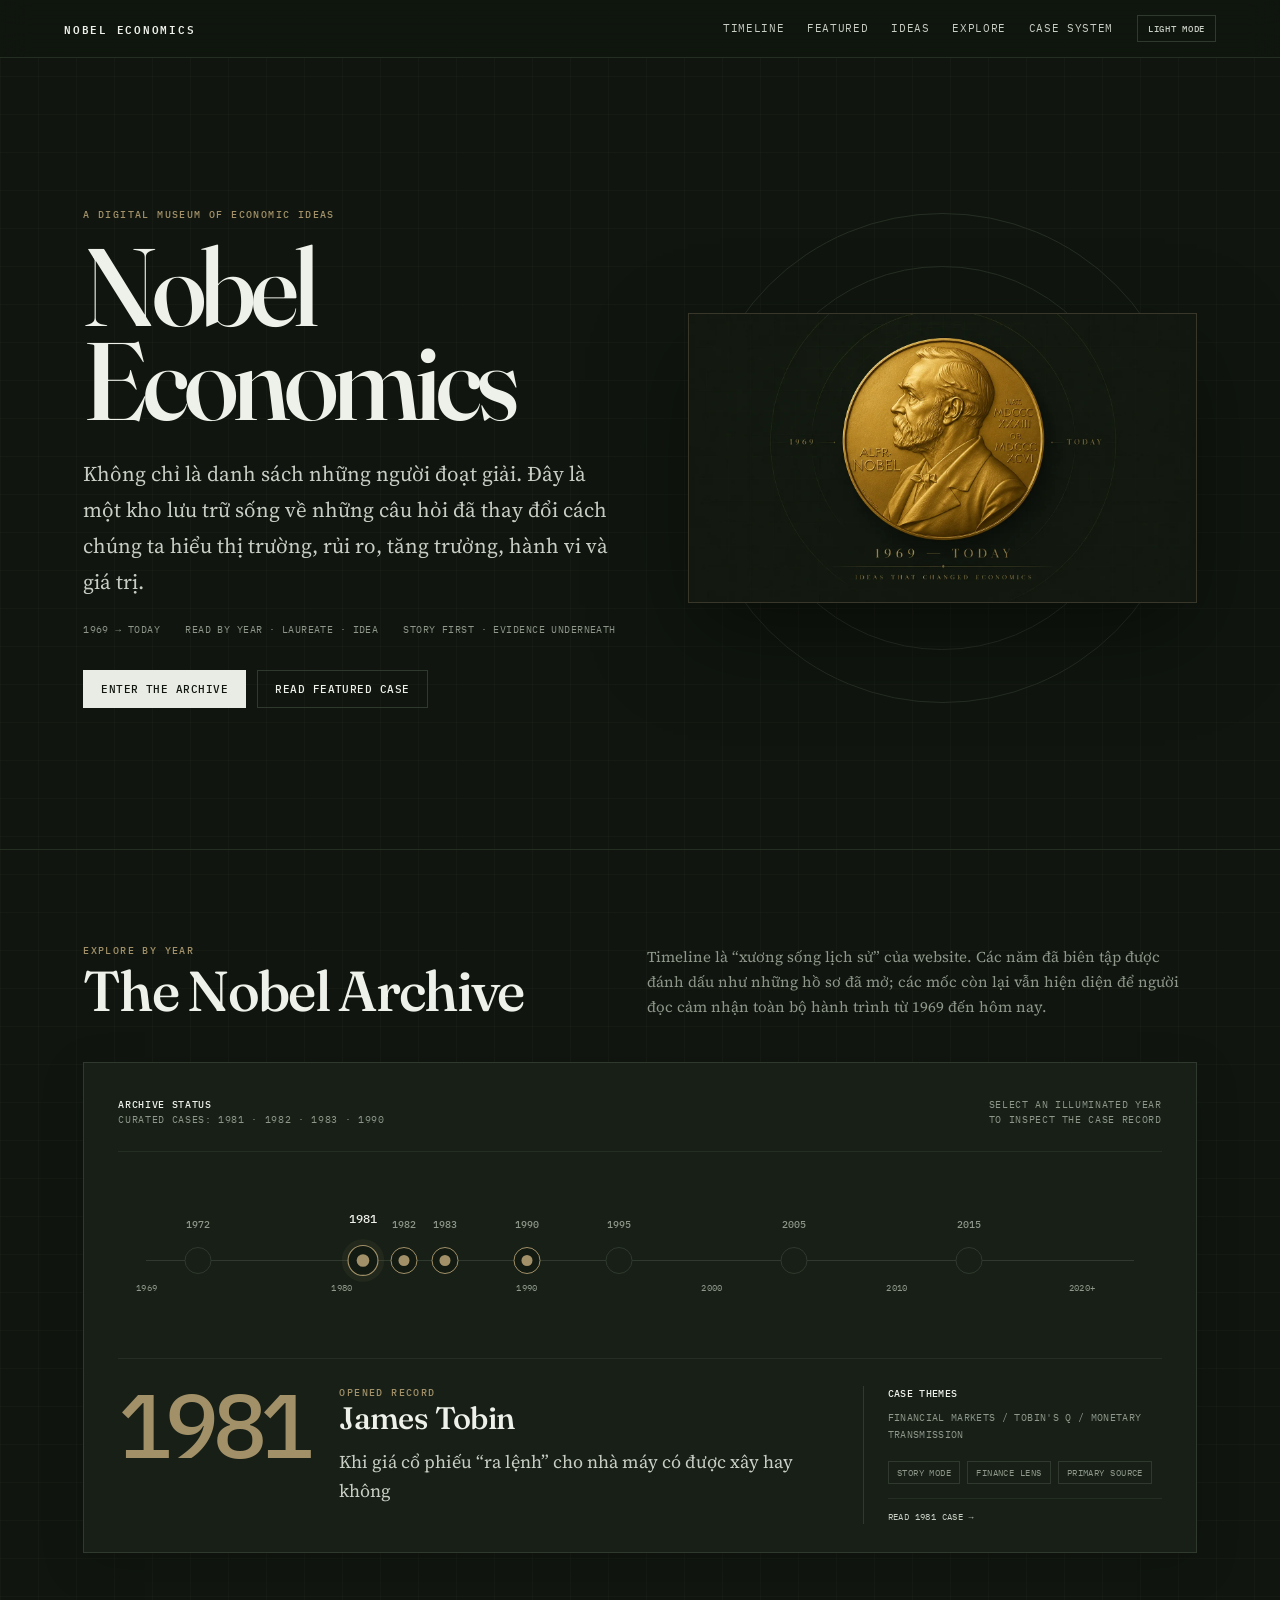
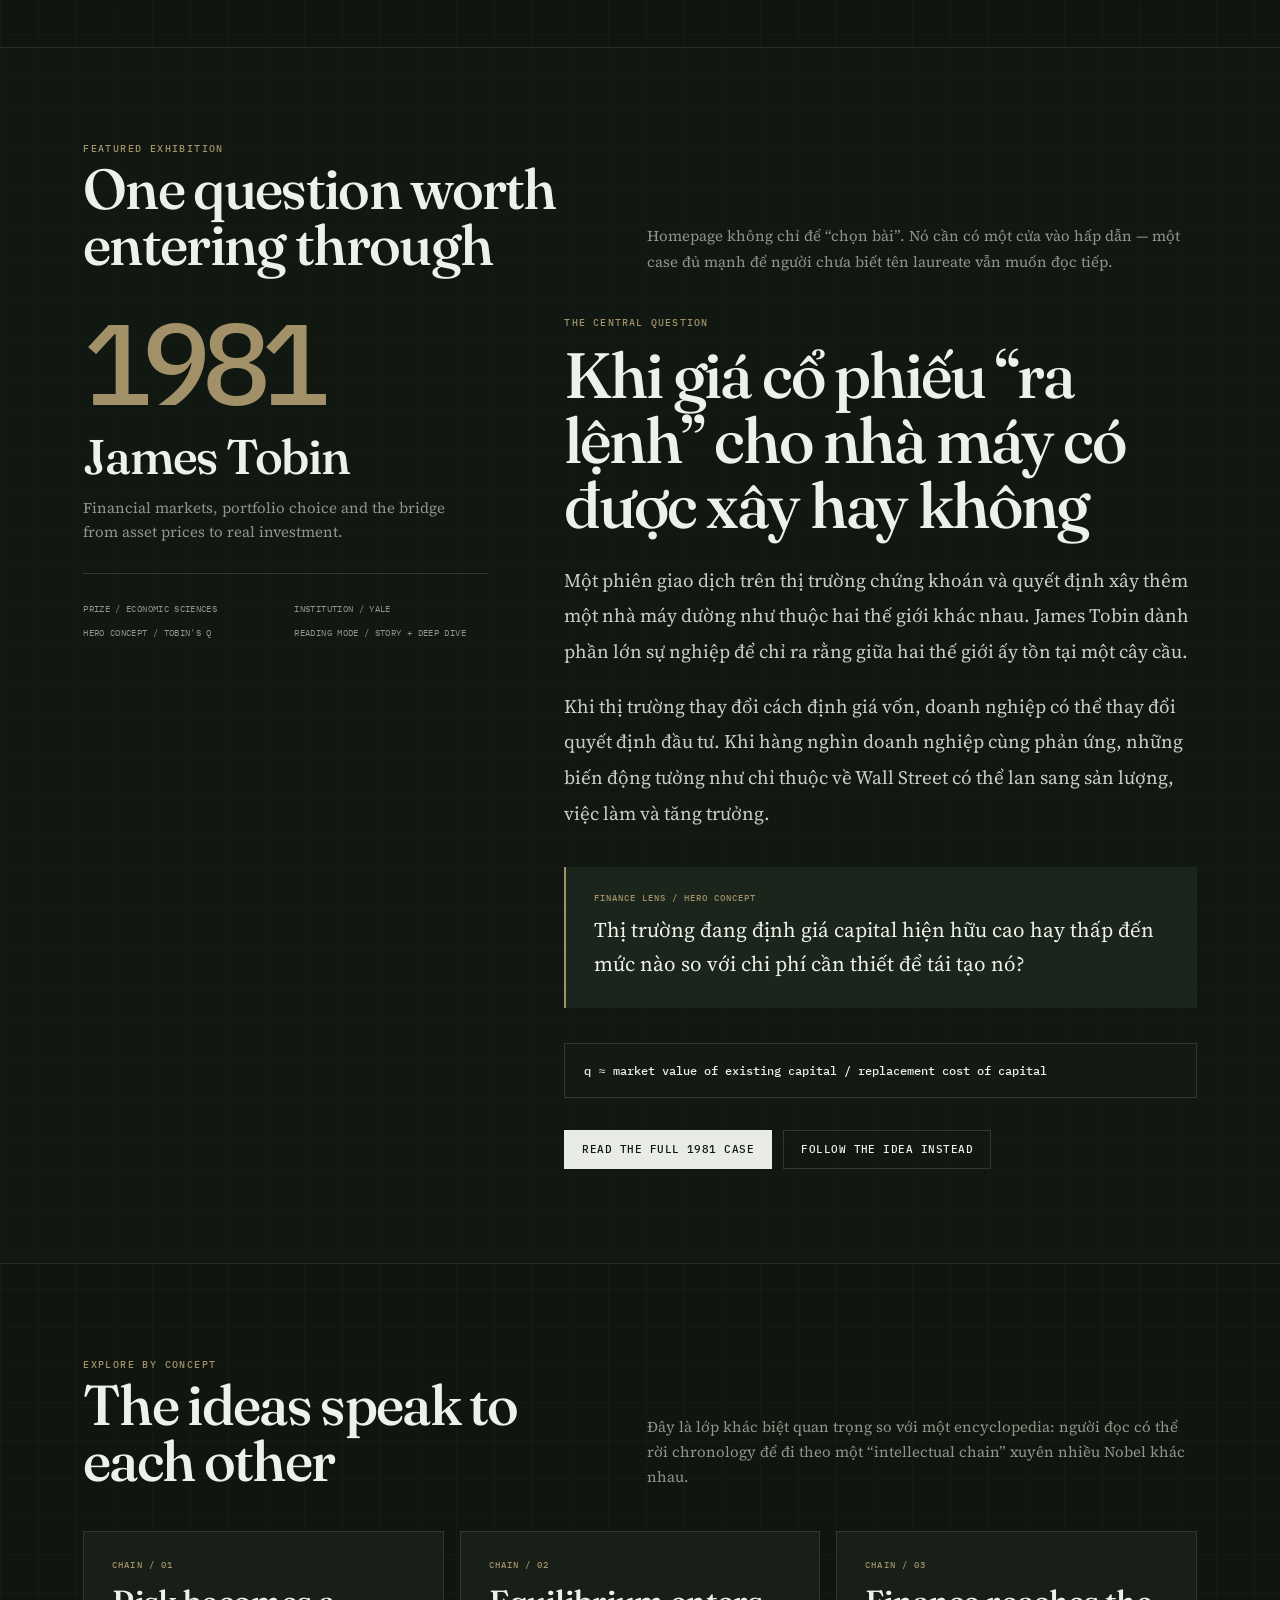
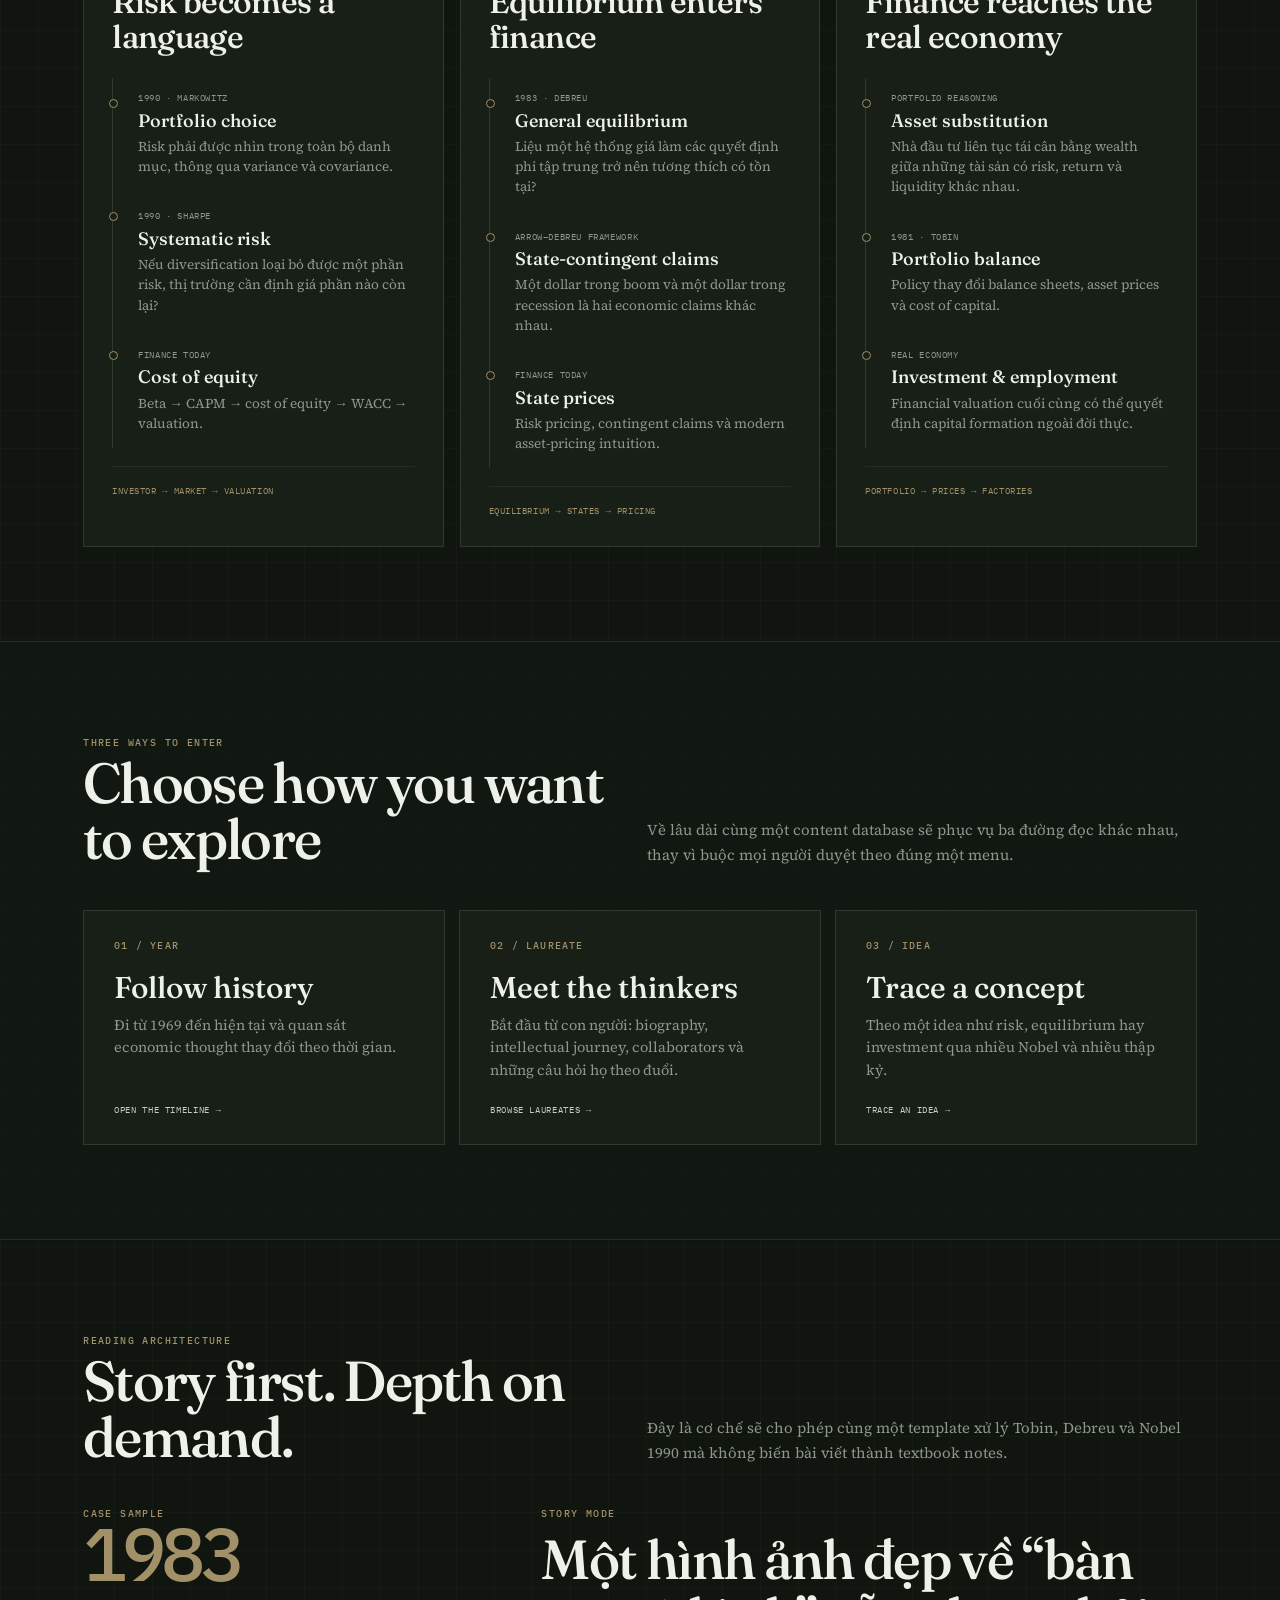
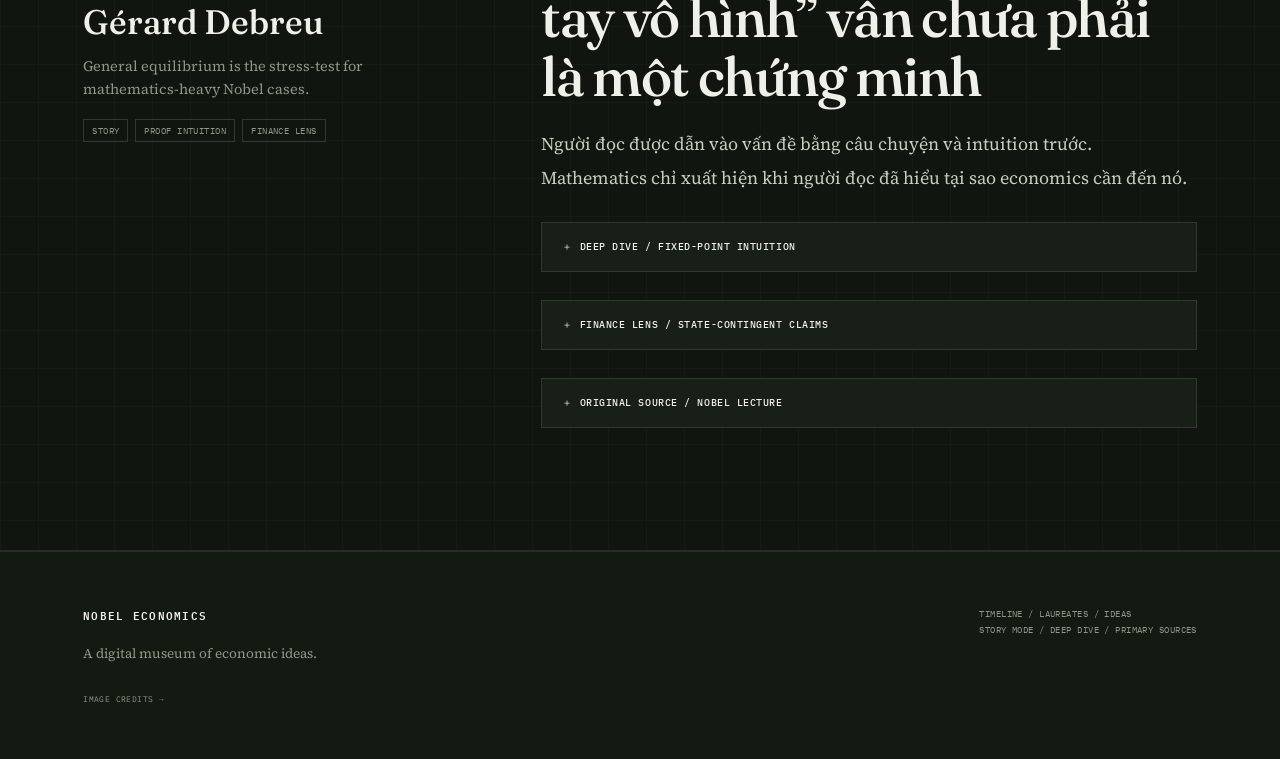
<file: index.html>
<!doctype html>
<html lang="vi" data-theme="dark">
<head>
<meta charset="utf-8">
<meta name="viewport" content="width=device-width,initial-scale=1">
<meta name="color-scheme" content="dark light">
<title>Nobel Economics — Khám phá các giải Nobel Kinh tế</title>
<link rel="stylesheet" href="assets/fonts.css">
<link rel="stylesheet" href="assets/site.css">
</head>
<body class="home-page">

<header class="topbar">
  <a class="brand" href="#home">NOBEL ECONOMICS</a>
  <div class="nav-wrap">
    <nav class="nav">
      <a href="#timeline">Timeline</a>
      <a href="#featured">Featured</a>
      <a href="#ideas">Ideas</a>
      <a href="#browse">Explore</a>
      <a href="#case-system">Case system</a>
    </nav>
    <button class="theme-toggle" id="themeToggle" type="button" aria-label="Chuyển chế độ sáng tối">LIGHT MODE</button>
  </div>
</header>

<main id="home">
  <section class="hero">
    <div>
      <div class="kicker">A digital museum of economic ideas</div>
      <h1>Nobel<br>Economics</h1>
      <p class="lead">Không chỉ là danh sách những người đoạt giải. Đây là một kho lưu trữ sống về những câu hỏi đã thay đổi cách chúng ta hiểu thị trường, rủi ro, tăng trưởng, hành vi và giá trị.</p>
      <div class="micro">
        <span>1969 → Today</span>
        <span>Read by year · laureate · idea</span>
        <span>Story first · evidence underneath</span>
      </div>
      <div class="cta">
        <a class="btn primary" href="#timeline">Enter the archive</a>
        <a class="btn ghost" href="cases/1981.html">Read featured case</a>
      </div>
    </div>

    <div class="medal-stage" aria-label="Nobel Economics medal hero">
      <div class="medal-art">
        <img src="assets/medal.webp" alt="Stylized Nobel medal visual for the Nobel Economics project">
      </div>
    </div>
  </section>

  <section class="section" id="timeline">
    <div class="section-head">
      <div>
        <div class="kicker">Explore by year</div>
        <h2>The Nobel Archive</h2>
      </div>
      <div class="section-note">
        Timeline là “xương sống lịch sử” của website. Các năm đã biên tập được đánh dấu như những hồ sơ đã mở; các mốc còn lại vẫn hiện diện để người đọc cảm nhận toàn bộ hành trình từ 1969 đến hôm nay.
      </div>
    </div>

    <div class="archive-shell">
      <div class="archive-top">
        <div class="status"><b>Archive status</b><br>Curated cases: 1981 · 1982 · 1983 · 1990</div>
        <div class="status">Select an illuminated year<br>to inspect the case record</div>
      </div>

      <div class="timeline-area">
        <div class="timeline-track">
          <div class="timeline-line"></div>

          <span class="timeline-decade" style="left:2%">1969</span>
          <span class="timeline-decade" style="left:21%">1980</span>
          <span class="timeline-decade" style="left:39%">1990</span>
          <span class="timeline-decade" style="left:57%">2000</span>
          <span class="timeline-decade" style="left:75%">2010</span>
          <span class="timeline-decade" style="left:93%">2020+</span>

          <button class="year-node available active" style="left:23%" data-year="1981" data-url="cases/1981.html" data-name="James Tobin" data-question="Khi giá cổ phiếu “ra lệnh” cho nhà máy có được xây hay không" data-topics="Financial markets / Tobin's q / Monetary transmission" aria-label="1981 James Tobin"></button>
          <button class="year-node available" style="left:27%" data-year="1982" data-url="cases/1982.html" data-name="George J. Stigler" data-question="Giá của thông tin và những động cơ đằng sau sự điều tiết thị trường" data-topics="Chi phí tìm kiếm thông tin · Cạnh tranh · Điều tiết thị trường" aria-label="1982 George J. Stigler"></button>
          <button class="year-node available" style="left:31%" data-year="1983" data-url="cases/1983.html" data-name="Gérard Debreu" data-question="Một nền kinh tế phi tập trung có thực sự tồn tại một hệ thống giá cân bằng?" data-topics="General equilibrium / Fixed point / State-contingent claims" aria-label="1983 Gerard Debreu"></button>
          <button class="year-node available" style="left:39%" data-year="1990" data-url="cases/1990.html" data-name="Markowitz · Miller · Sharpe" data-question="Finance học cách đo lường, định giá và phân bổ rủi ro như thế nào?" data-topics="Portfolio / CAPM / Corporate finance" aria-label="1990 Markowitz Miller Sharpe"></button>

          <button class="year-node" style="left:7%" data-year="1972" aria-label="1972 chưa biên tập"></button>
          <button class="year-node" style="left:48%" data-year="1995" aria-label="1995 chưa biên tập"></button>
          <button class="year-node" style="left:65%" data-year="2005" aria-label="2005 chưa biên tập"></button>
          <button class="year-node" style="left:82%" data-year="2015" aria-label="2015 chưa biên tập"></button>
        </div>
      </div>

      <div class="timeline-detail" id="timelineDetail">
        <div class="year-big" id="detailYear">1981</div>
        <div>
          <div class="kicker">Opened record</div>
          <h3 id="detailName">James Tobin</h3>
          <p class="question" id="detailQuestion">Khi giá cổ phiếu “ra lệnh” cho nhà máy có được xây hay không</p>
        </div>
        <div class="meta-block">
          <strong>Case themes</strong>
          <div id="detailTopics">Financial markets / Tobin's q / Monetary transmission</div>
          <div class="tags"><span class="tag">Story mode</span><span class="tag">Finance lens</span><span class="tag">Primary source</span></div>
          <a class="idea-link" id="detailLink" href="cases/1981.html">Read 1981 case →</a>
        </div>
      </div>
    </div>
  </section>

  <section class="section alt" id="featured">
    <div class="section-head">
      <div>
        <div class="kicker">Featured exhibition</div>
        <h2>One question worth entering through</h2>
      </div>
      <div class="section-note">
        Homepage không chỉ để “chọn bài”. Nó cần có một cửa vào hấp dẫn — một case đủ mạnh để người chưa biết tên laureate vẫn muốn đọc tiếp.
      </div>
    </div>

    <div class="featured">
      <aside class="featured-ledger">
        <div class="featured-year">1981</div>
        <div class="featured-name">James Tobin</div>
        <p>Financial markets, portfolio choice and the bridge from asset prices to real investment.</p>
        <div class="ledger-rule"></div>
        <div class="ledger-list">
          <span>Prize / Economic Sciences</span>
          <span>Institution / Yale</span>
          <span>Hero concept / Tobin's q</span>
          <span>Reading mode / Story + Deep Dive</span>
        </div>
      </aside>

      <article class="featured-story">
        <div class="eyebrow">The central question</div>
        <h3>Khi giá cổ phiếu “ra lệnh” cho nhà máy có được xây hay không</h3>
        <p>Một phiên giao dịch trên thị trường chứng khoán và quyết định xây thêm một nhà máy dường như thuộc hai thế giới khác nhau. James Tobin dành phần lớn sự nghiệp để chỉ ra rằng giữa hai thế giới ấy tồn tại một cây cầu.</p>
        <p>Khi thị trường thay đổi cách định giá vốn, doanh nghiệp có thể thay đổi quyết định đầu tư. Khi hàng nghìn doanh nghiệp cùng phản ứng, những biến động tưởng như chỉ thuộc về Wall Street có thể lan sang sản lượng, việc làm và tăng trưởng.</p>

        <div class="quote-box">
          <div class="q-label">Finance lens / hero concept</div>
          <p>Thị trường đang định giá capital hiện hữu cao hay thấp đến mức nào so với chi phí cần thiết để tái tạo nó?</p>
        </div>

        <div class="formula">q ≈ market value of existing capital / replacement cost of capital</div>

        <div class="featured-actions">
          <a class="btn primary" href="cases/1981.html">Read the full 1981 case</a>
          <a class="btn ghost" href="#ideas">Follow the idea instead</a>
        </div>
      </article>
    </div>
  </section>

  <section class="section" id="ideas">
    <div class="section-head">
      <div>
        <div class="kicker">Explore by concept</div>
        <h2>The ideas speak to each other</h2>
      </div>
      <div class="section-note">
        Đây là lớp khác biệt quan trọng so với một encyclopedia: người đọc có thể rời chronology để đi theo một “intellectual chain” xuyên nhiều Nobel khác nhau.
      </div>
    </div>

    <div class="network">
      <article class="chain">
        <div class="chain-index">Chain / 01</div>
        <h3>Risk becomes a language</h3>
        <div class="chain-flow">
          <div class="chain-node"><small>1990 · Markowitz</small><b>Portfolio choice</b><p>Risk phải được nhìn trong toàn bộ danh mục, thông qua variance và covariance.</p></div>
          <div class="chain-node"><small>1990 · Sharpe</small><b>Systematic risk</b><p>Nếu diversification loại bỏ được một phần risk, thị trường cần định giá phần nào còn lại?</p></div>
          <div class="chain-node"><small>Finance today</small><b>Cost of equity</b><p>Beta → CAPM → cost of equity → WACC → valuation.</p></div>
        </div>
        <div class="chain-footer">Investor → market → valuation</div>
      </article>

      <article class="chain">
        <div class="chain-index">Chain / 02</div>
        <h3>Equilibrium enters finance</h3>
        <div class="chain-flow">
          <div class="chain-node"><small>1983 · Debreu</small><b>General equilibrium</b><p>Liệu một hệ thống giá làm các quyết định phi tập trung trở nên tương thích có tồn tại?</p></div>
          <div class="chain-node"><small>Arrow–Debreu framework</small><b>State-contingent claims</b><p>Một dollar trong boom và một dollar trong recession là hai economic claims khác nhau.</p></div>
          <div class="chain-node"><small>Finance today</small><b>State prices</b><p>Risk pricing, contingent claims và modern asset-pricing intuition.</p></div>
        </div>
        <div class="chain-footer">Equilibrium → states → pricing</div>
      </article>

      <article class="chain">
        <div class="chain-index">Chain / 03</div>
        <h3>Finance reaches the real economy</h3>
        <div class="chain-flow">
          <div class="chain-node"><small>Portfolio reasoning</small><b>Asset substitution</b><p>Nhà đầu tư liên tục tái cân bằng wealth giữa những tài sản có risk, return và liquidity khác nhau.</p></div>
          <div class="chain-node"><small>1981 · Tobin</small><b>Portfolio balance</b><p>Policy thay đổi balance sheets, asset prices và cost of capital.</p></div>
          <div class="chain-node"><small>Real economy</small><b>Investment & employment</b><p>Financial valuation cuối cùng có thể quyết định capital formation ngoài đời thực.</p></div>
        </div>
        <div class="chain-footer">Portfolio → prices → factories</div>
      </article>
    </div>
  </section>

  <section class="section alt" id="browse">
    <div class="section-head">
      <div>
        <div class="kicker">Three ways to enter</div>
        <h2>Choose how you want to explore</h2>
      </div>
      <div class="section-note">
        Về lâu dài cùng một content database sẽ phục vụ ba đường đọc khác nhau, thay vì buộc mọi người duyệt theo đúng một menu.
      </div>
    </div>

    <div class="browse-grid">
      <a class="browse-card" href="#timeline">
        <div><div class="num">01 / YEAR</div><h3>Follow history</h3><p>Đi từ 1969 đến hiện tại và quan sát economic thought thay đổi theo thời gian.</p></div>
        <span>Open the timeline →</span>
      </a>
      <a class="browse-card" href="#featured">
        <div><div class="num">02 / LAUREATE</div><h3>Meet the thinkers</h3><p>Bắt đầu từ con người: biography, intellectual journey, collaborators và những câu hỏi họ theo đuổi.</p></div>
        <span>Browse laureates →</span>
      </a>
      <a class="browse-card" href="#ideas">
        <div><div class="num">03 / IDEA</div><h3>Trace a concept</h3><p>Theo một idea như risk, equilibrium hay investment qua nhiều Nobel và nhiều thập kỷ.</p></div>
        <span>Trace an idea →</span>
      </a>
    </div>
  </section>

  <section class="section" id="case-system">
    <div class="section-head">
      <div>
        <div class="kicker">Reading architecture</div>
        <h2>Story first. Depth on demand.</h2>
      </div>
      <div class="section-note">
        Đây là cơ chế sẽ cho phép cùng một template xử lý Tobin, Debreu và Nobel 1990 mà không biến bài viết thành textbook notes.
      </div>
    </div>

    <div class="case-system">
      <aside>
        <div class="kicker">Case sample</div>
        <div class="case-year">1983</div>
        <h3>Gérard Debreu</h3>
        <p>General equilibrium is the stress-test for mathematics-heavy Nobel cases.</p>
        <div class="tags"><span class="tag">Story</span><span class="tag">Proof intuition</span><span class="tag">Finance lens</span></div>
      </aside>

      <article>
        <div class="kicker">Story mode</div>
        <h4>Một hình ảnh đẹp về “bàn tay vô hình” vẫn chưa phải là một chứng minh</h4>
        <p>Người đọc được dẫn vào vấn đề bằng câu chuyện và intuition trước. Mathematics chỉ xuất hiện khi người đọc đã hiểu tại sao economics cần đến nó.</p>

        <div class="deep">
          <button type="button">＋ Deep dive / fixed-point intuition</button>
          <div class="content">Expandable block dành cho topology, convexity, proof intuition hoặc diagram. Người đọc phổ thông có thể bỏ qua hoàn toàn mà narrative vẫn liền mạch.</div>
        </div>

        <div class="deep">
          <button type="button">＋ Finance lens / state-contingent claims</button>
          <div class="content">Một chiếc ô giao khi trời mưa và một chiếc ô giao khi trời nắng có thể là hai commodities khác nhau. Từ đây mở đường sang state prices và asset pricing.</div>
        </div>

        <div class="deep">
          <button type="button">＋ Original source / Nobel lecture</button>
          <div class="content">Primary source, page reference, quotation ngắn và context sẽ nằm ở lớp bằng chứng — tách khỏi dòng prose chính nhưng luôn truy cập được.</div>
        </div>
      </article>
    </div>
  </section>
</main>

<footer class="footer">
  <div><strong>NOBEL ECONOMICS</strong><br><br>A digital museum of economic ideas.</div>
  <div class="ledger">TIMELINE / LAUREATES / IDEAS<br>STORY MODE / DEEP DIVE / PRIMARY SOURCES</div>
  <div style="width:100%;font:400 8px/1.5 var(--mono);letter-spacing:.05em;text-transform:uppercase"><a href="credits.html" style="color:var(--muted)">Image credits →</a></div>
</footer>

<script src="assets/site.js" defer></script>
</body>
</html>
</file>
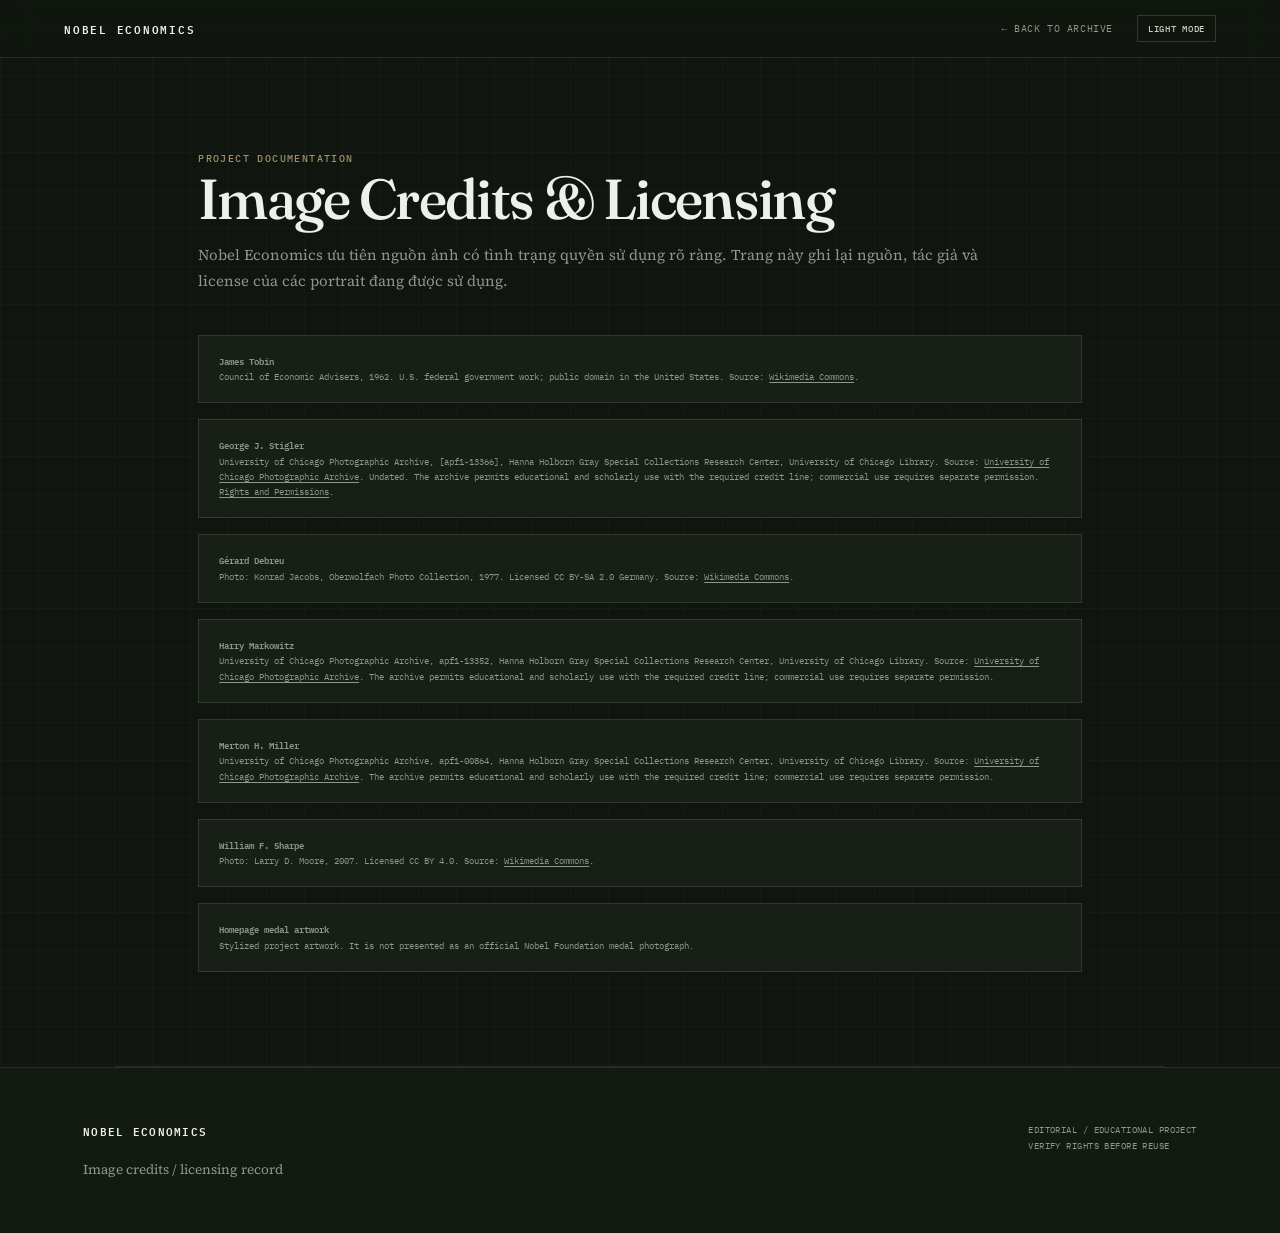
<file: credits.html>
<!doctype html>
<html lang="vi" data-theme="dark">
<head>
<meta charset="utf-8">
<meta name="viewport" content="width=device-width,initial-scale=1">
<title>Image Credits | Nobel Economics</title>
<link rel="stylesheet" href="assets/fonts.css">
<link rel="stylesheet" href="assets/site.css">
</head>
<body>
<header class="topbar">
  <a class="brand" href="index.html">NOBEL ECONOMICS</a>
  <div class="nav-right">
    <a class="back" href="index.html">← Back to archive</a>
    <button class="theme-toggle" id="themeToggle" type="button">LIGHT MODE</button>
  </div>
</header>
<main class="section" style="max-width:1050px;margin:auto">
  <div class="kicker">Project documentation</div>
  <h2>Image Credits & Licensing</h2>
  <p class="section-note" style="max-width:820px">
    Nobel Economics ưu tiên nguồn ảnh có tình trạng quyền sử dụng rõ ràng. Trang này ghi lại nguồn, tác giả và license của các portrait đang được sử dụng.
  </p>

  <div style="display:grid;gap:16px;margin-top:42px">
    <div class="image-credit-note">
      <strong>James Tobin</strong><br>
      Council of Economic Advisers, 1962. U.S. federal government work; public domain in the United States.
      Source: <a href="https://commons.wikimedia.org/wiki/File:James_Tobin.png">Wikimedia Commons</a>.
    </div>
    <div class="image-credit-note">
      <strong>George J. Stigler</strong><br>
      University of Chicago Photographic Archive, [apf1-13366], Hanna Holborn Gray Special Collections Research Center, University of Chicago Library.
      Source: <a href="https://photoarchive.lib.uchicago.edu/db.xqy?one=apf1-13366.xml">University of Chicago Photographic Archive</a>.
      Undated. The archive permits educational and scholarly use with the required credit line; commercial use requires separate permission.
      <a href="https://photoarchive.lib.uchicago.edu/rights.html">Rights and Permissions</a>.
    </div>
    <div class="image-credit-note">
      <strong>Gérard Debreu</strong><br>
      Photo: Konrad Jacobs, Oberwolfach Photo Collection, 1977. Licensed CC BY-SA 2.0 Germany.
      Source: <a href="https://commons.wikimedia.org/wiki/File:Debreu,_G%C3%A9rard_(1921-2004).jpeg">Wikimedia Commons</a>.
    </div>
    <div class="image-credit-note">
      <strong>Harry Markowitz</strong><br>
      University of Chicago Photographic Archive, apf1-13352, Hanna Holborn Gray Special Collections Research Center, University of Chicago Library.
      Source: <a href="https://photoarchive.lib.uchicago.edu/db.xqy?show=browse8.xml%7C545">University of Chicago Photographic Archive</a>.
      The archive permits educational and scholarly use with the required credit line; commercial use requires separate permission.
    </div>
    <div class="image-credit-note">
      <strong>Merton H. Miller</strong><br>
      University of Chicago Photographic Archive, apf1-00864, Hanna Holborn Gray Special Collections Research Center, University of Chicago Library.
      Source: <a href="https://photoarchive.lib.uchicago.edu/db.xqy?one=apf1-00864.xml">University of Chicago Photographic Archive</a>.
      The archive permits educational and scholarly use with the required credit line; commercial use requires separate permission.
    </div>
    <div class="image-credit-note">
      <strong>William F. Sharpe</strong><br>
      Photo: Larry D. Moore, 2007. Licensed CC BY 4.0.
      Source: <a href="https://commons.wikimedia.org/wiki/File:William_sharpe_2007.jpg">Wikimedia Commons</a>.
    </div>
    <div class="image-credit-note">
      <strong>Homepage medal artwork</strong><br>
      Stylized project artwork. It is not presented as an official Nobel Foundation medal photograph.
    </div>
  </div>
</main>
<footer class="footer">
  <div><strong>NOBEL ECONOMICS</strong><br><br>Image credits / licensing record</div>
  <div class="ledger">EDITORIAL / EDUCATIONAL PROJECT<br>VERIFY RIGHTS BEFORE REUSE</div>
</footer>
<script src="assets/site.js" defer></script>
</body>
</html>
</file>
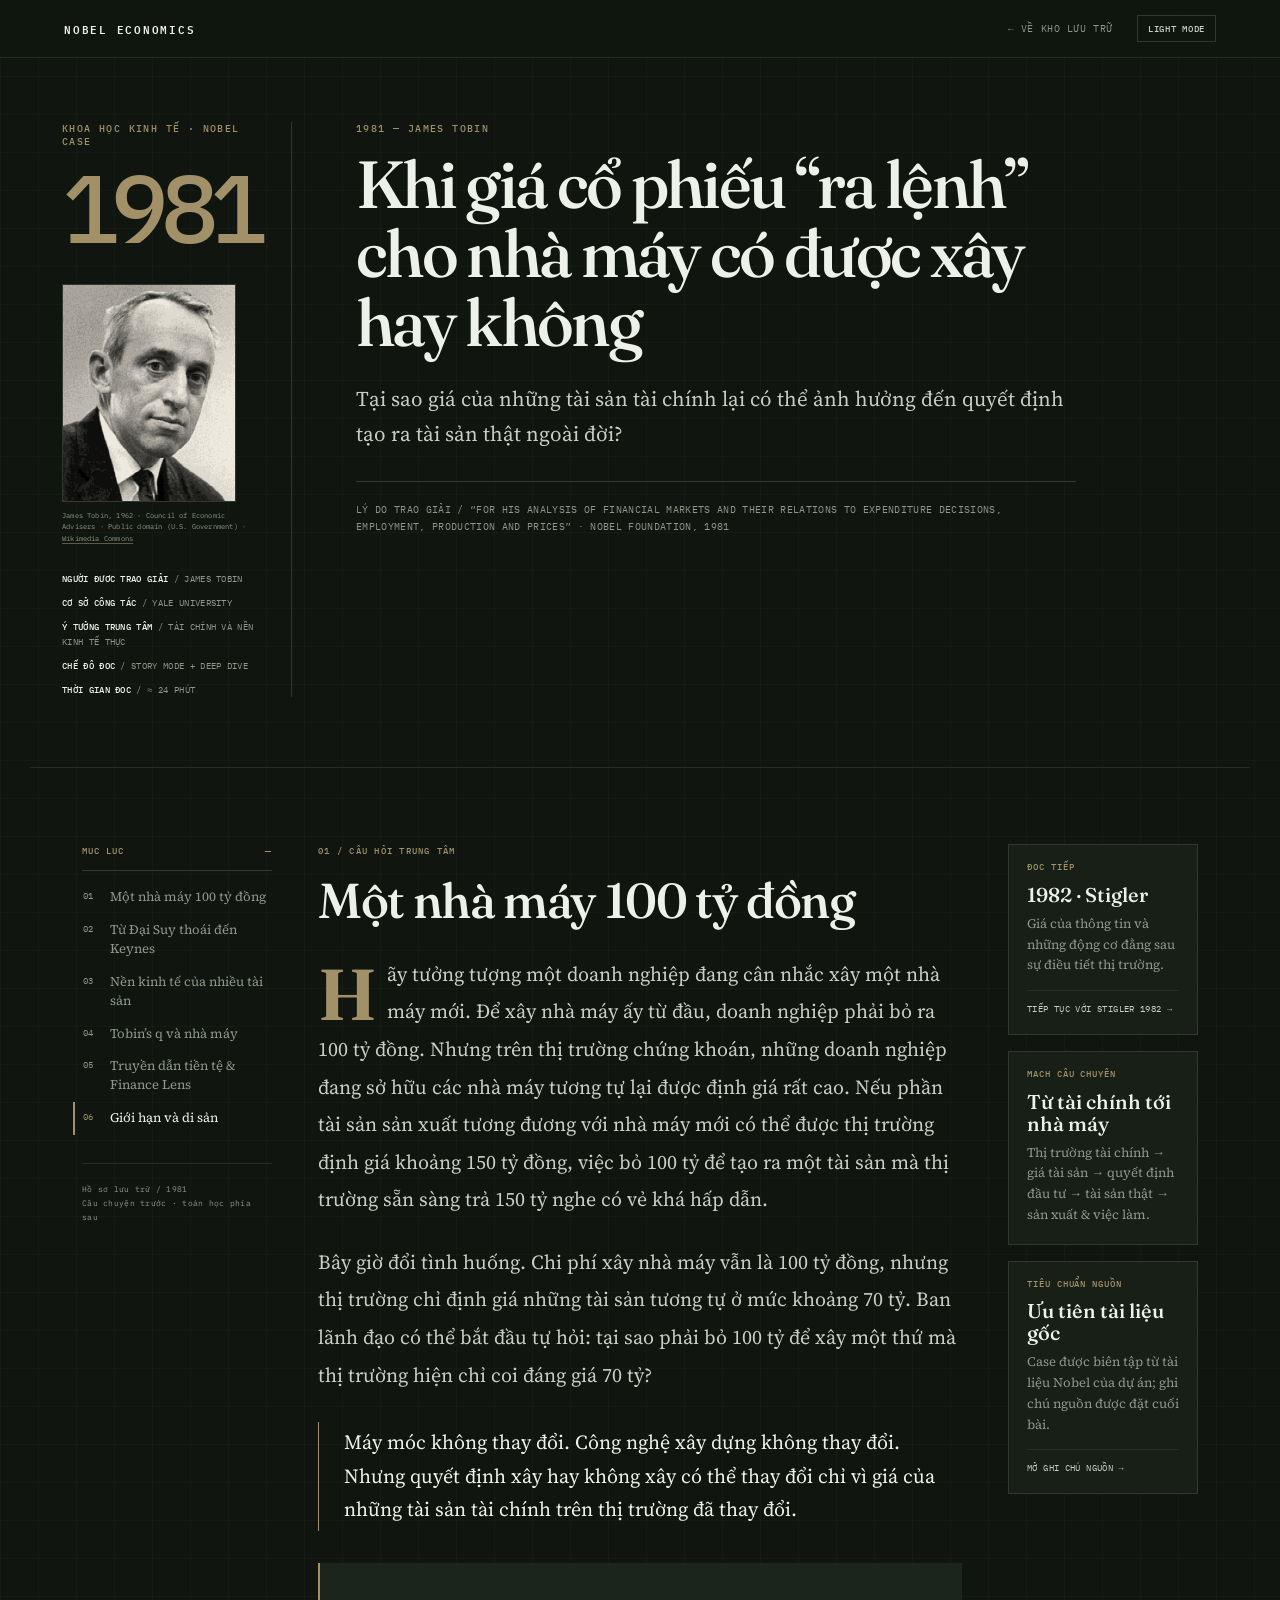
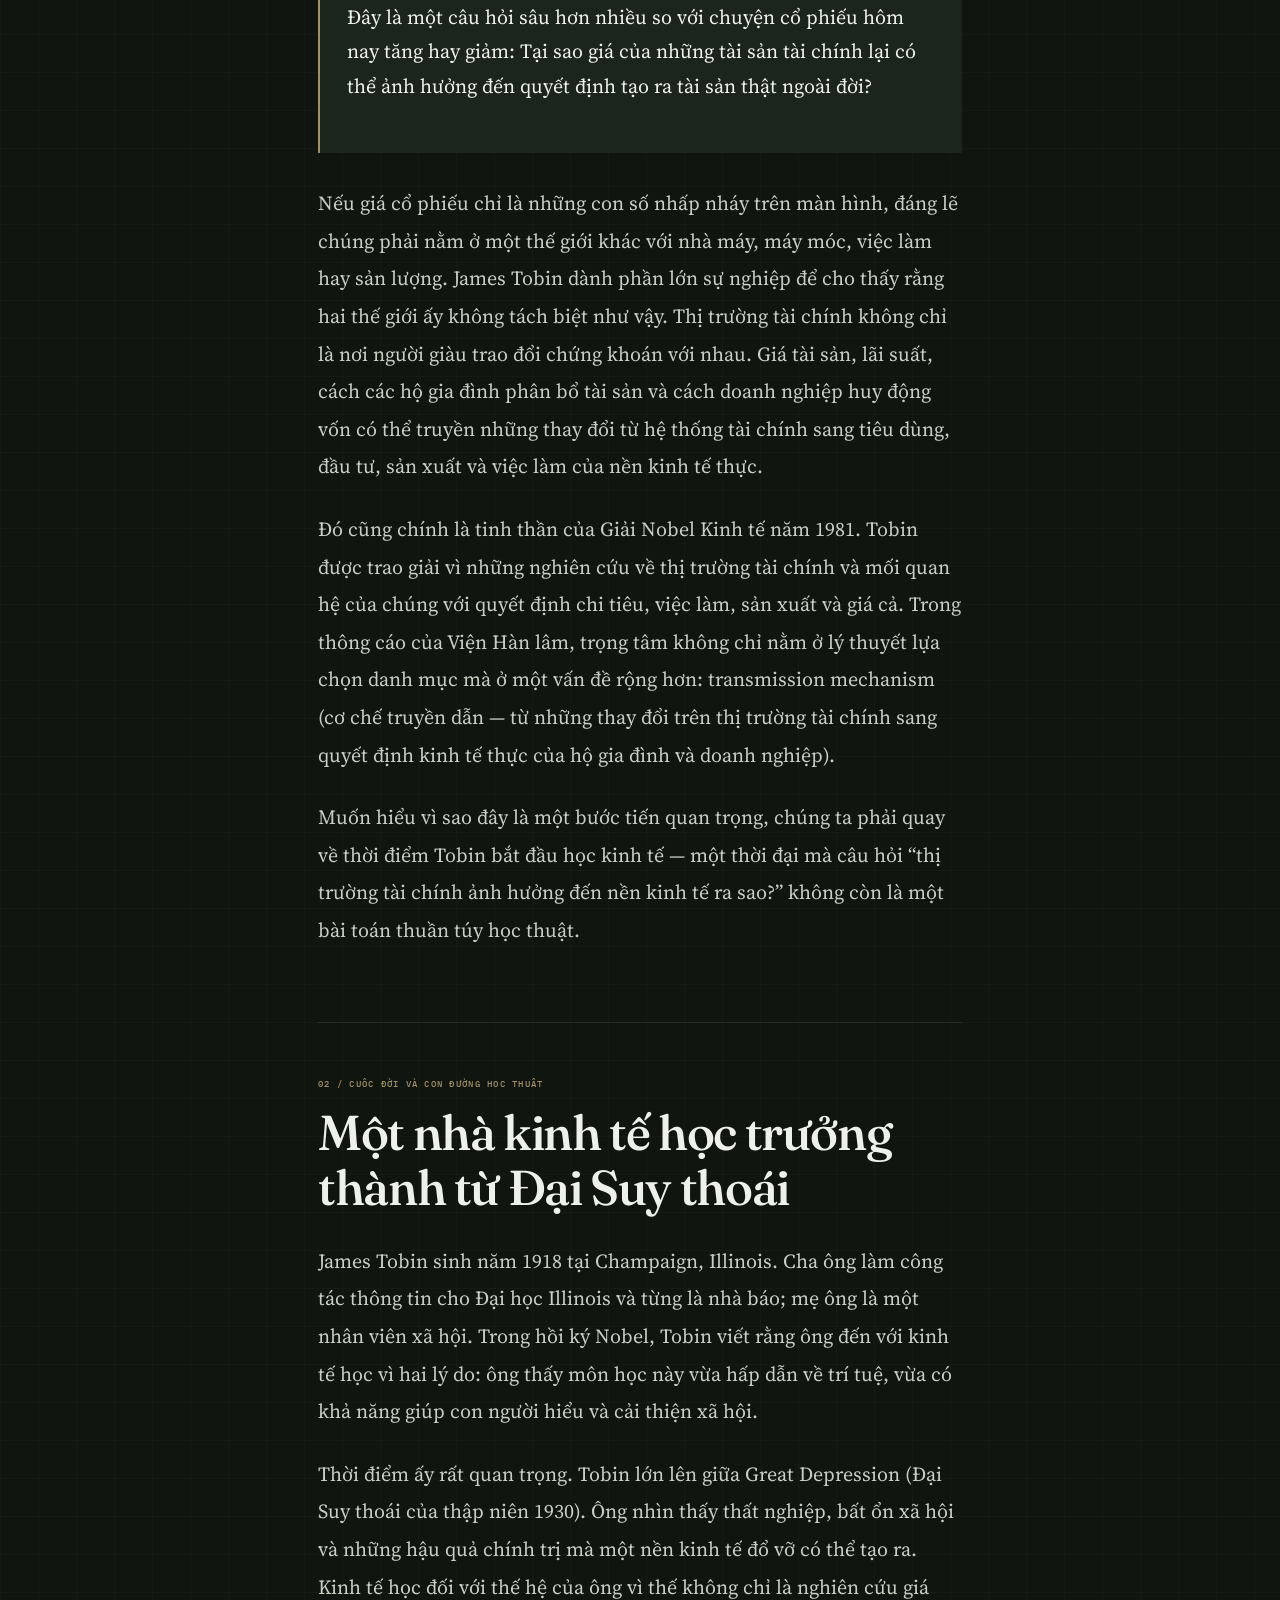
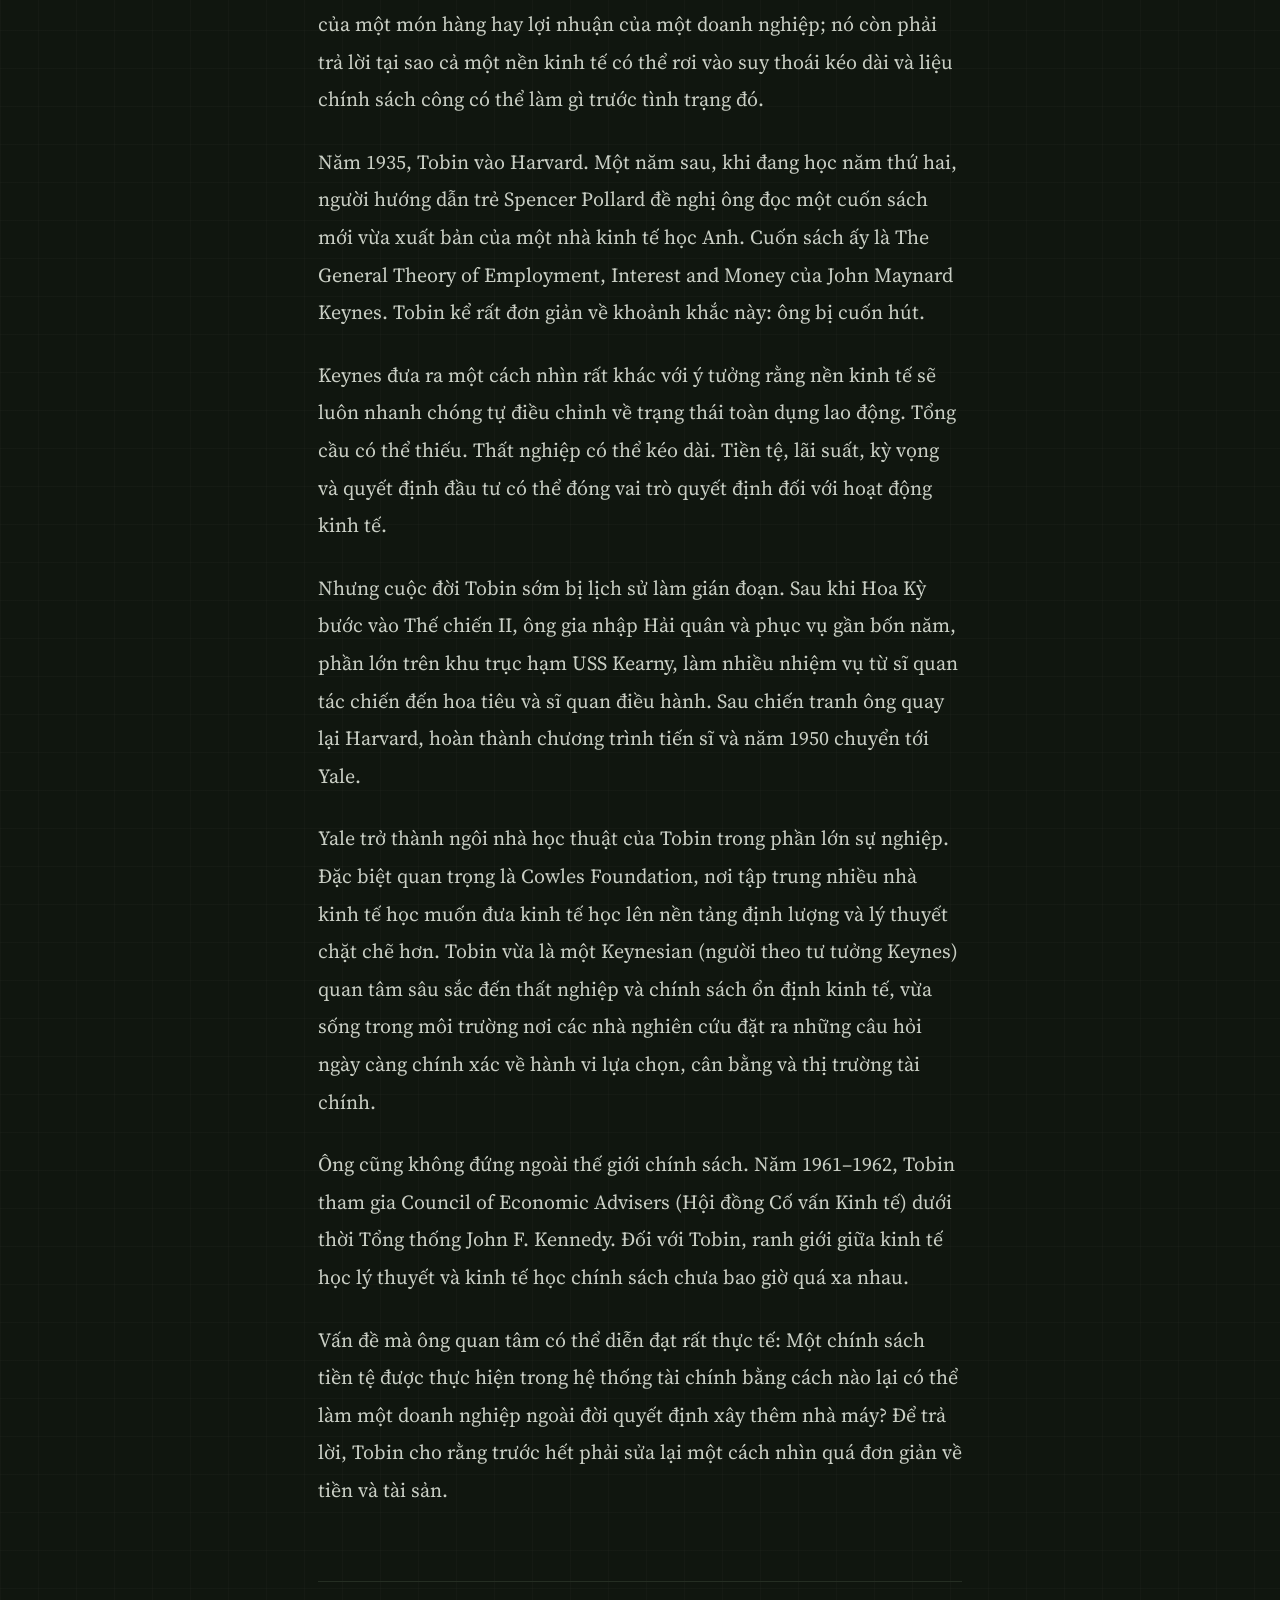
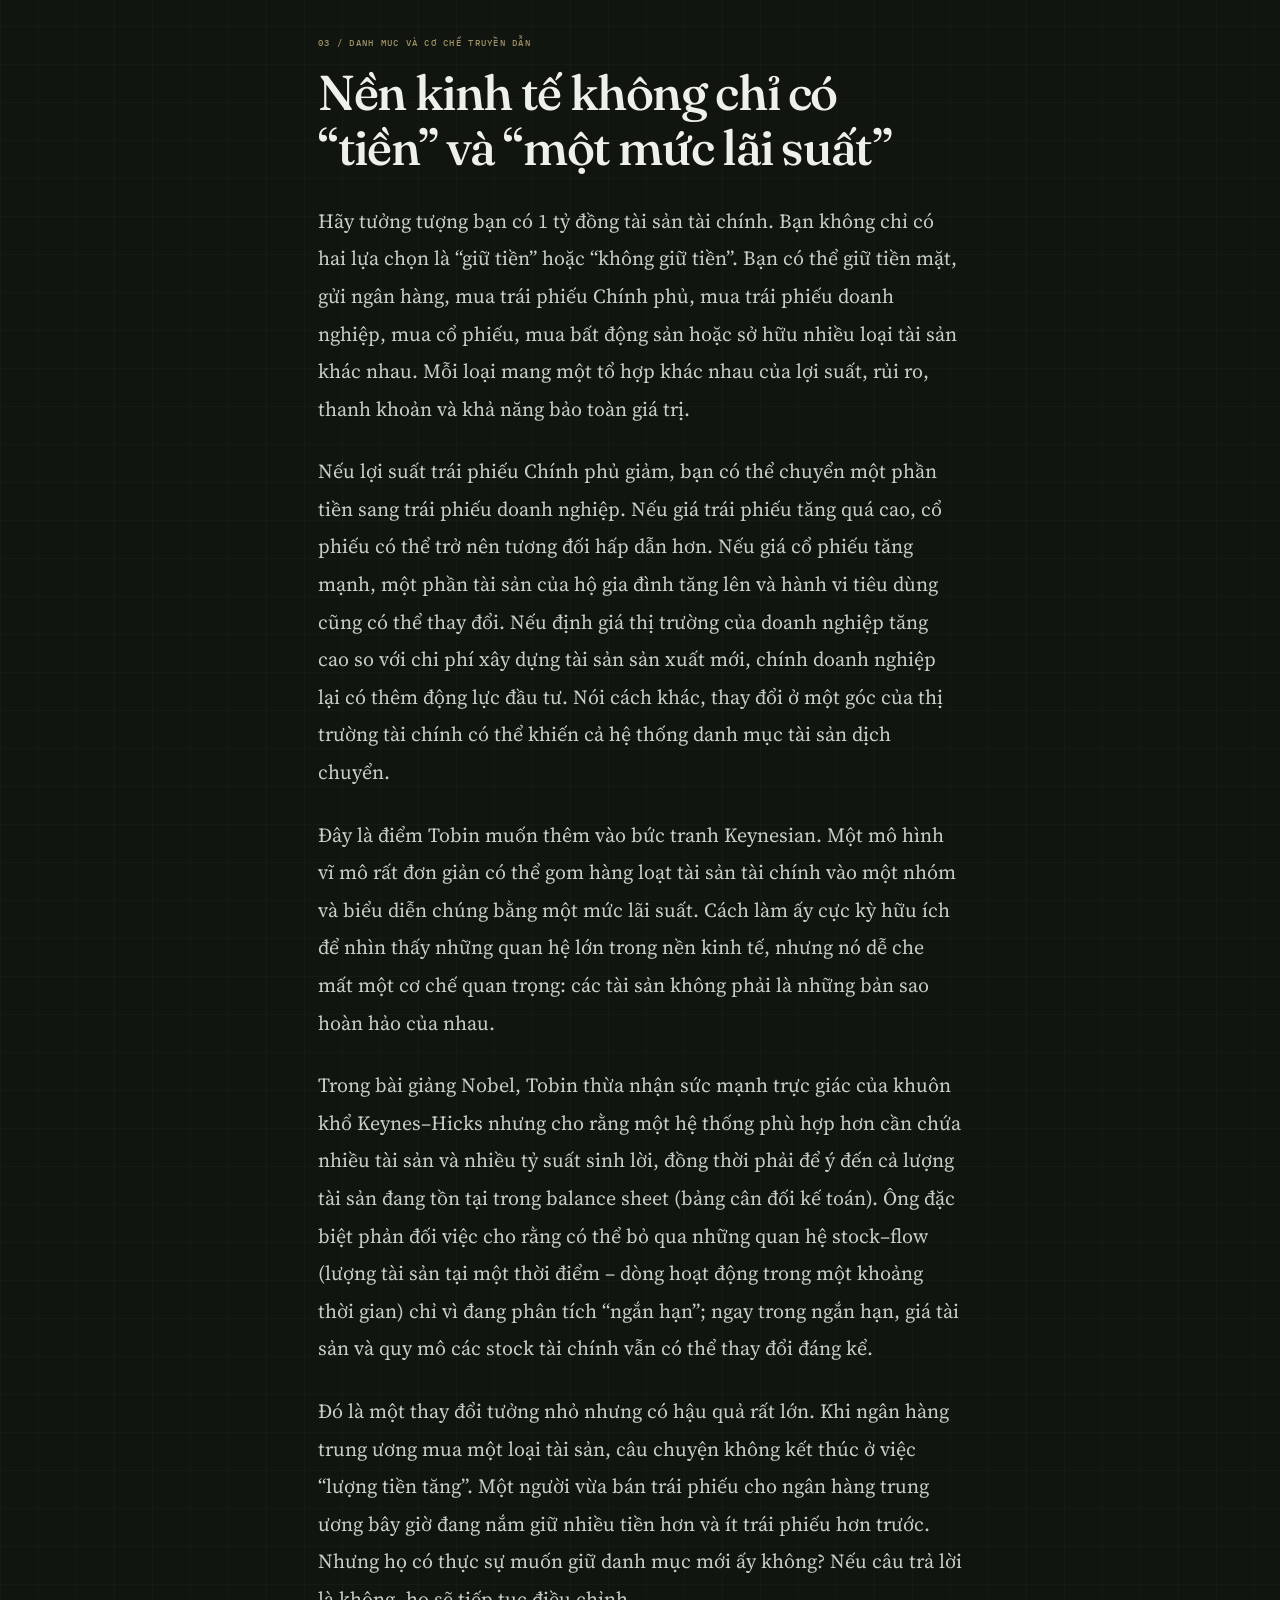
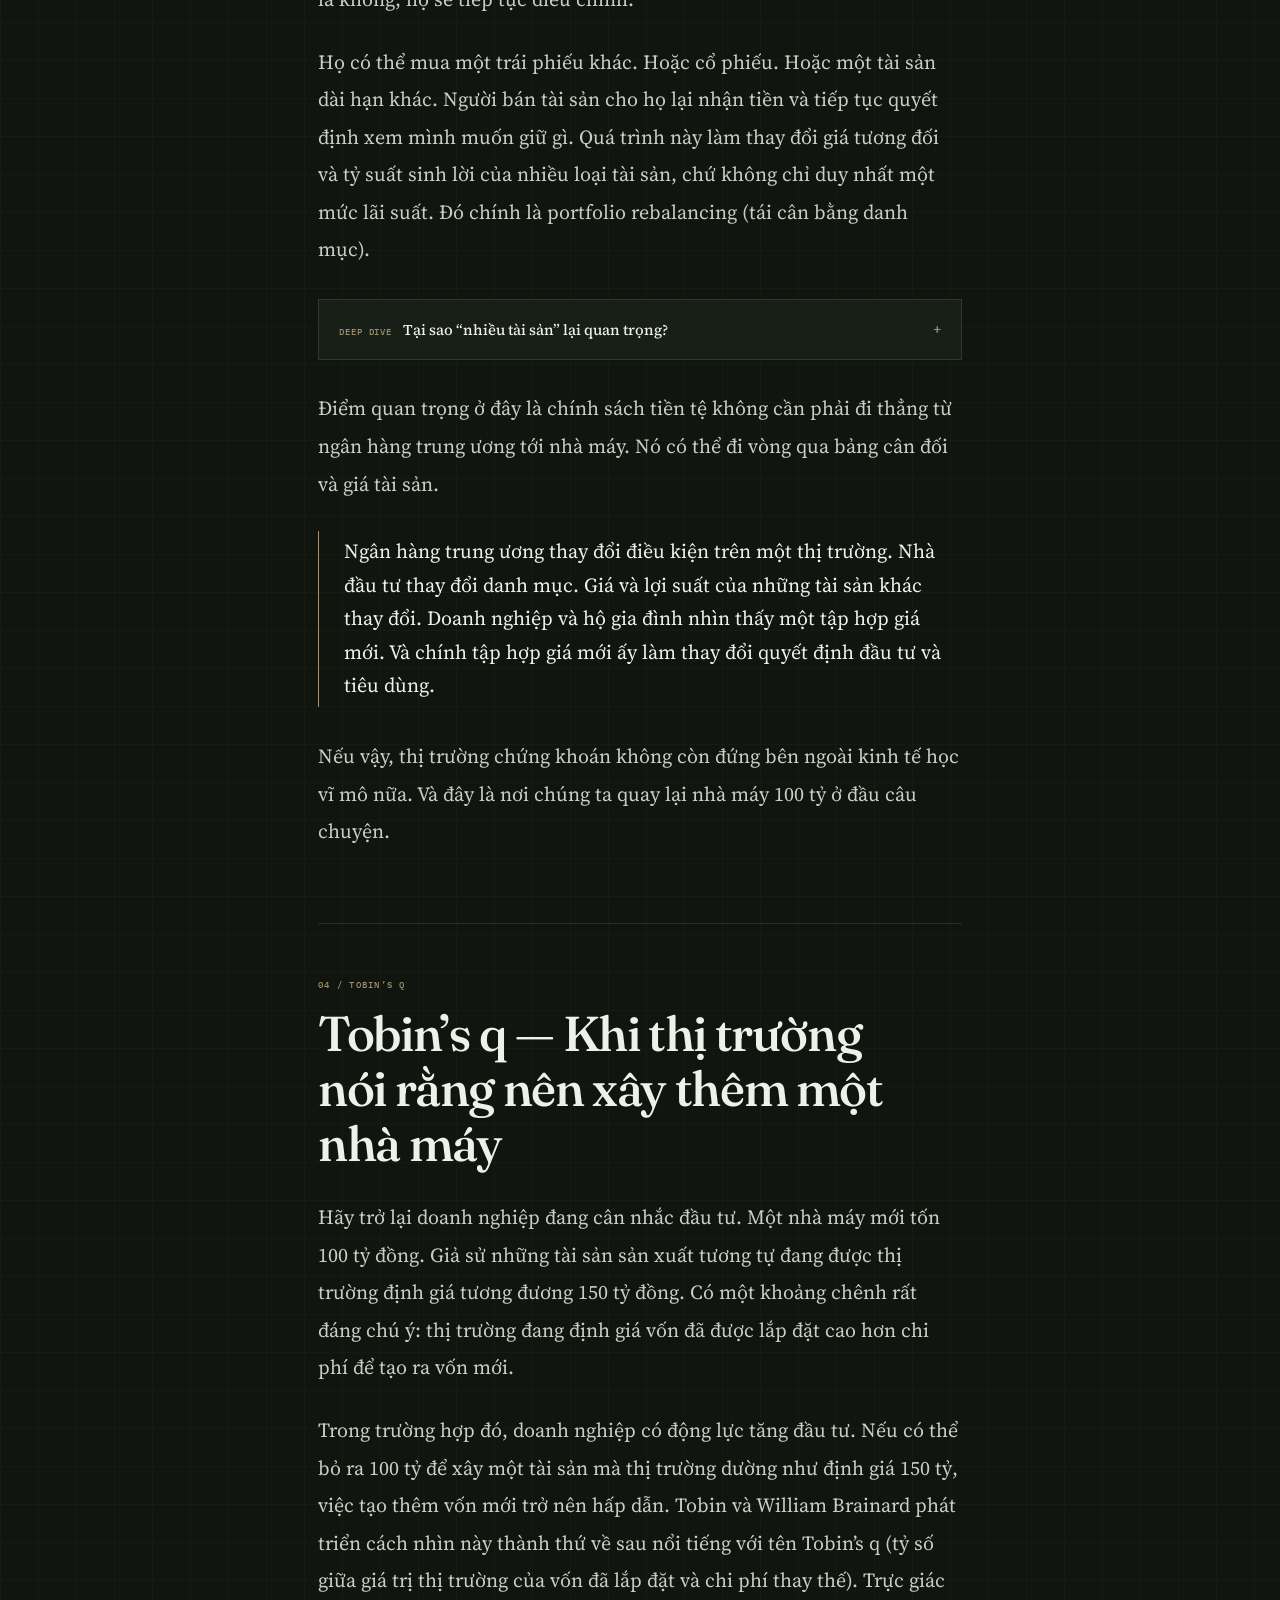
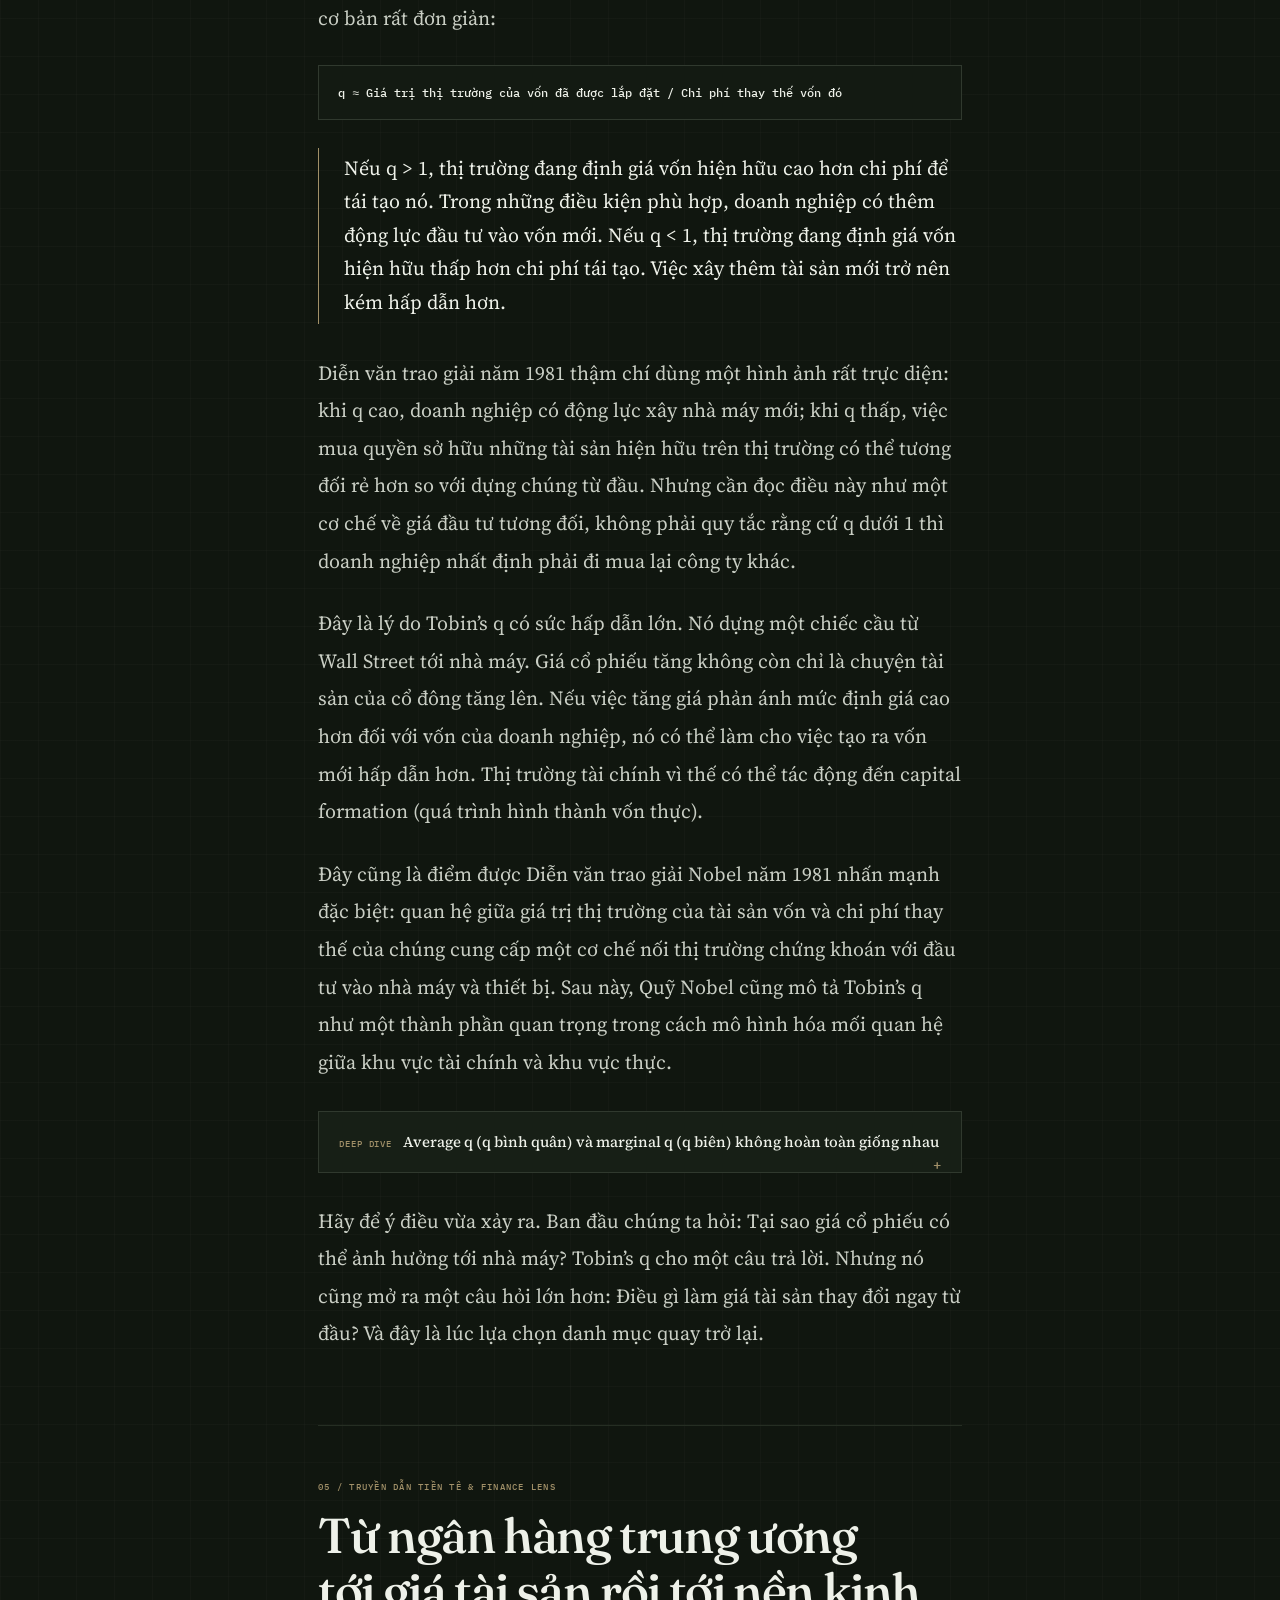
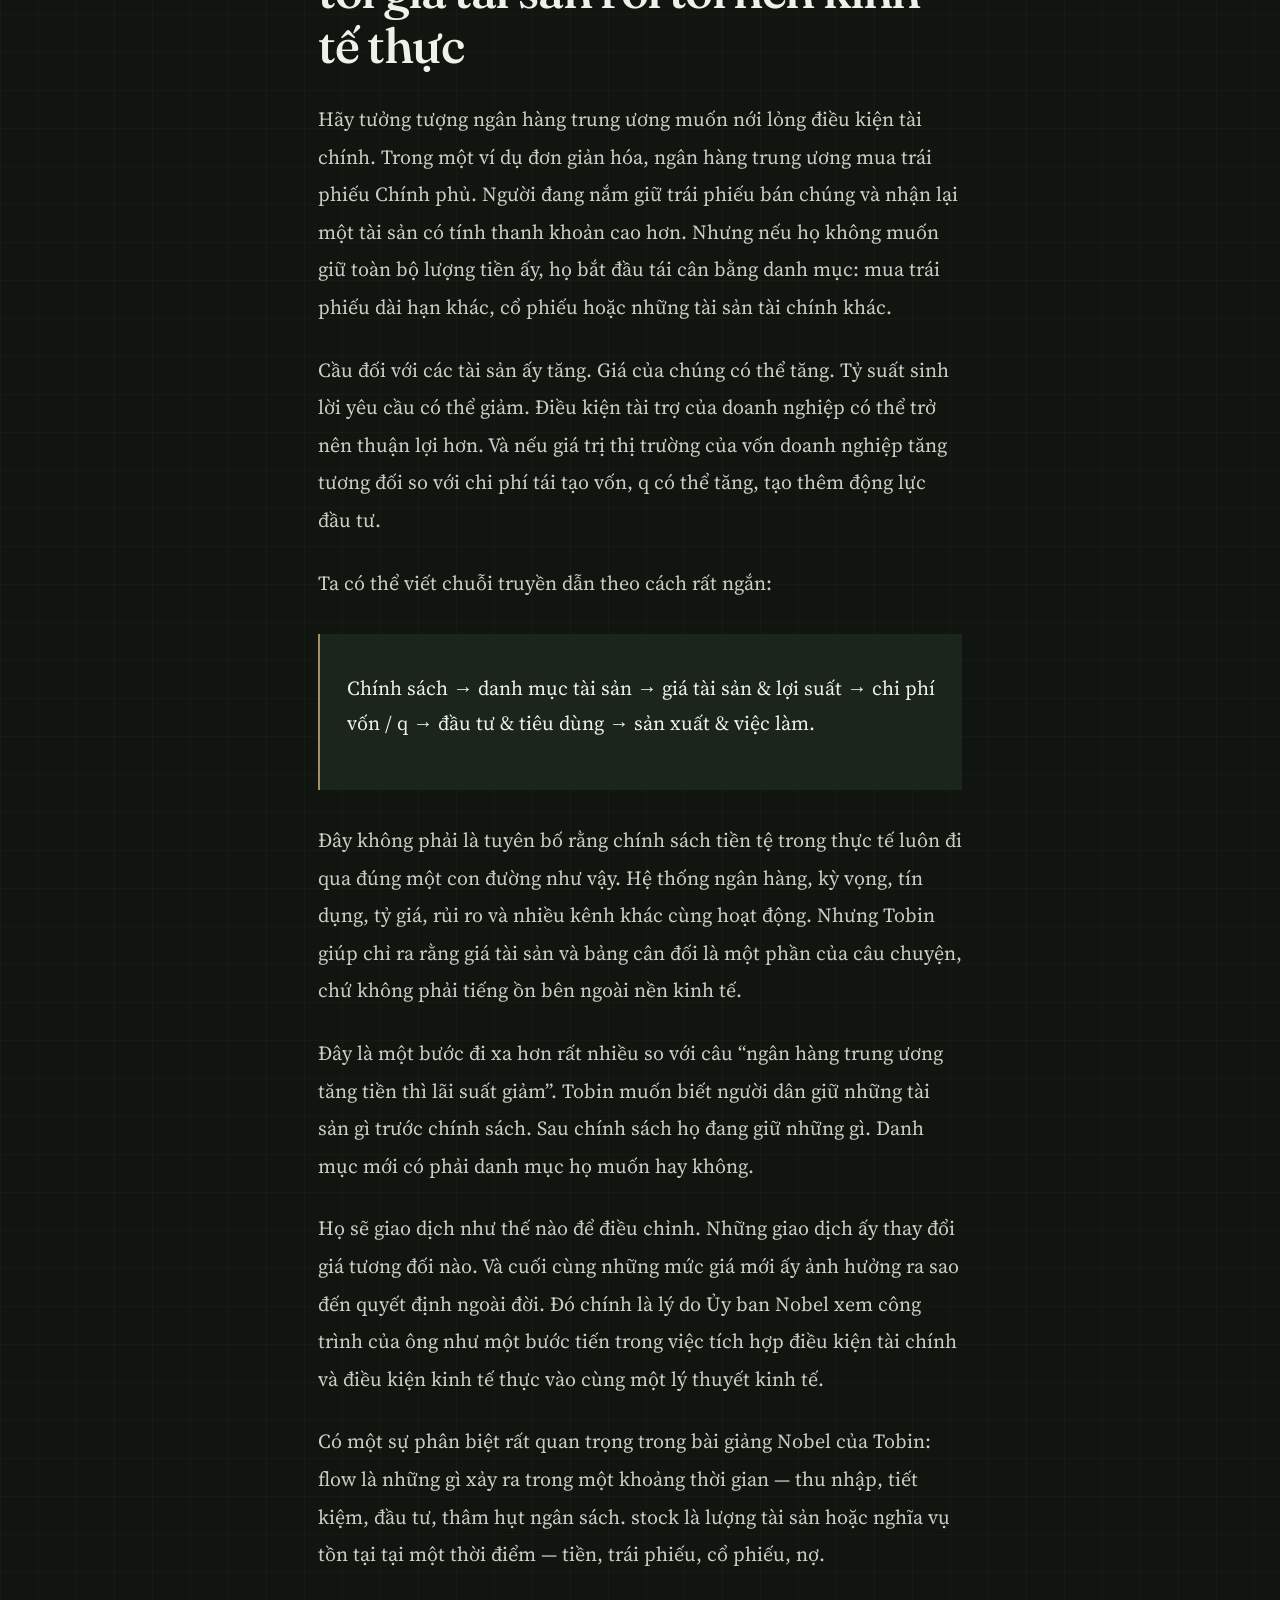
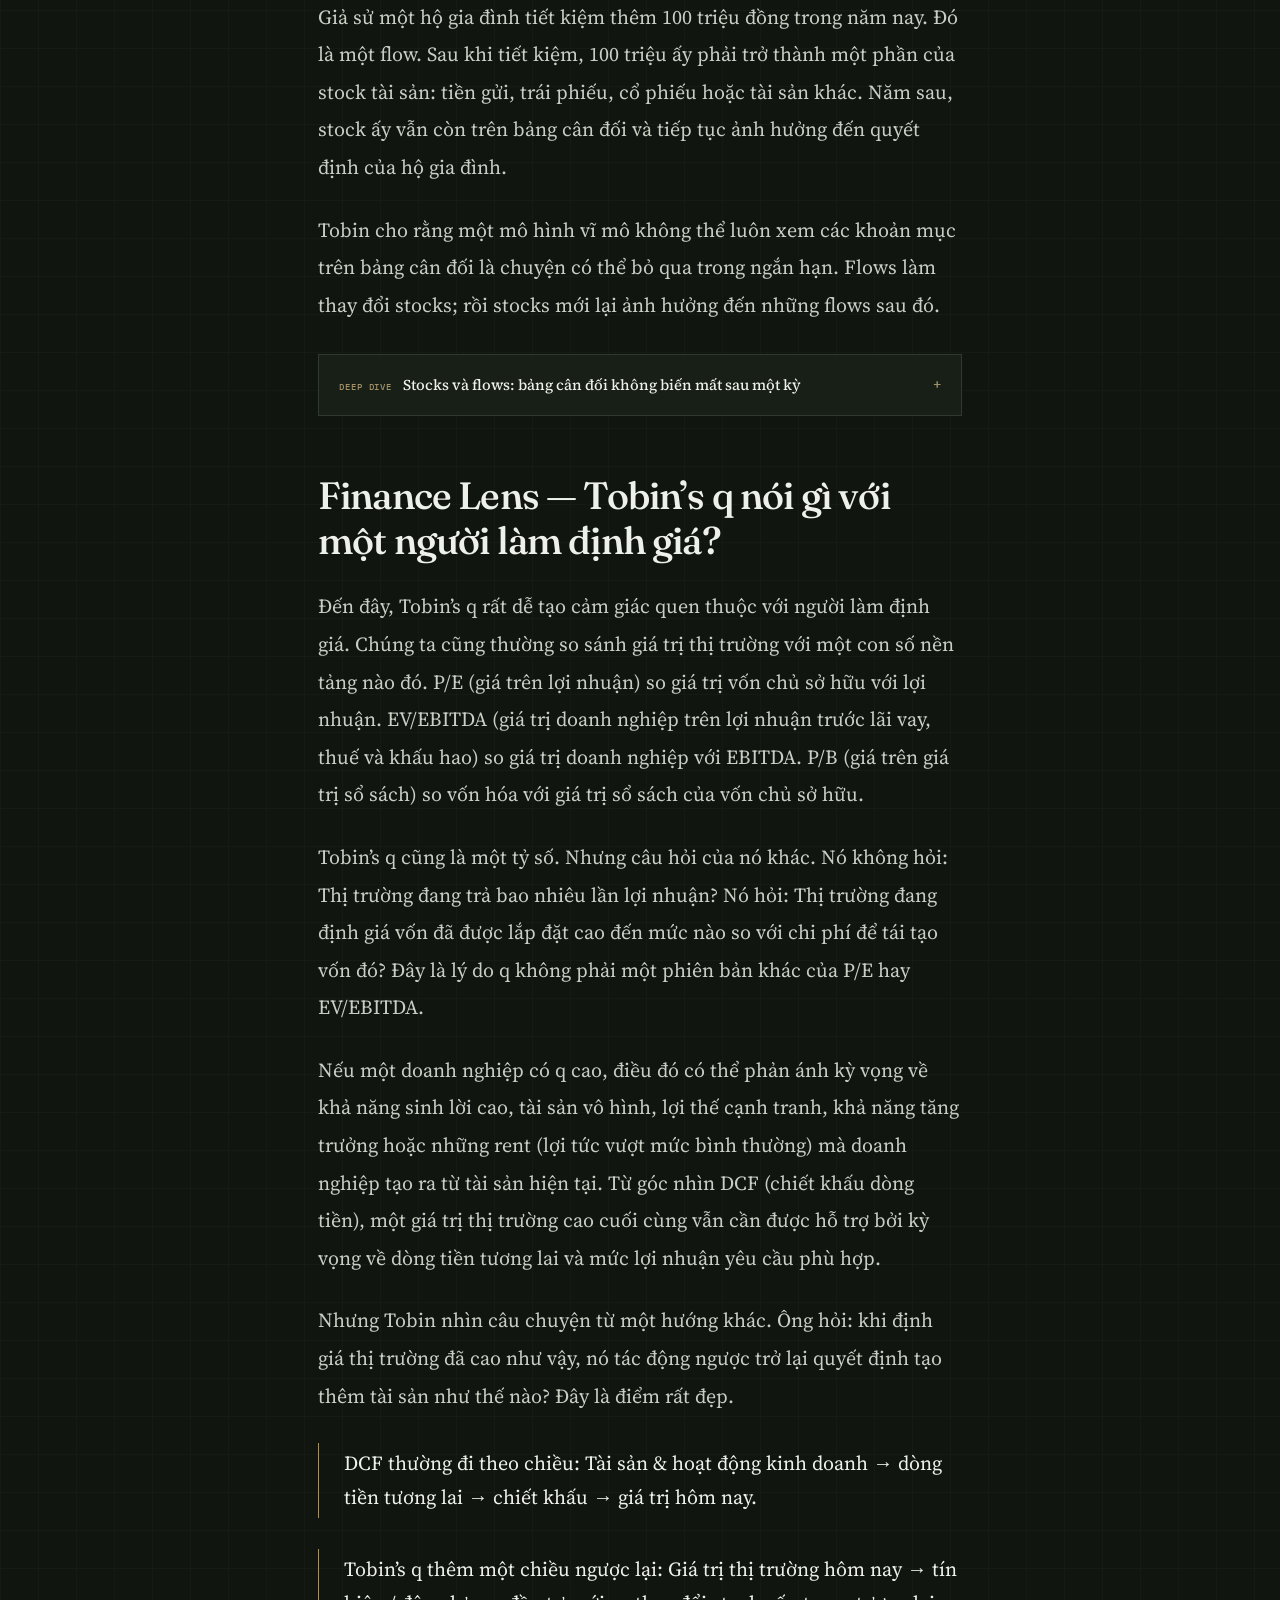
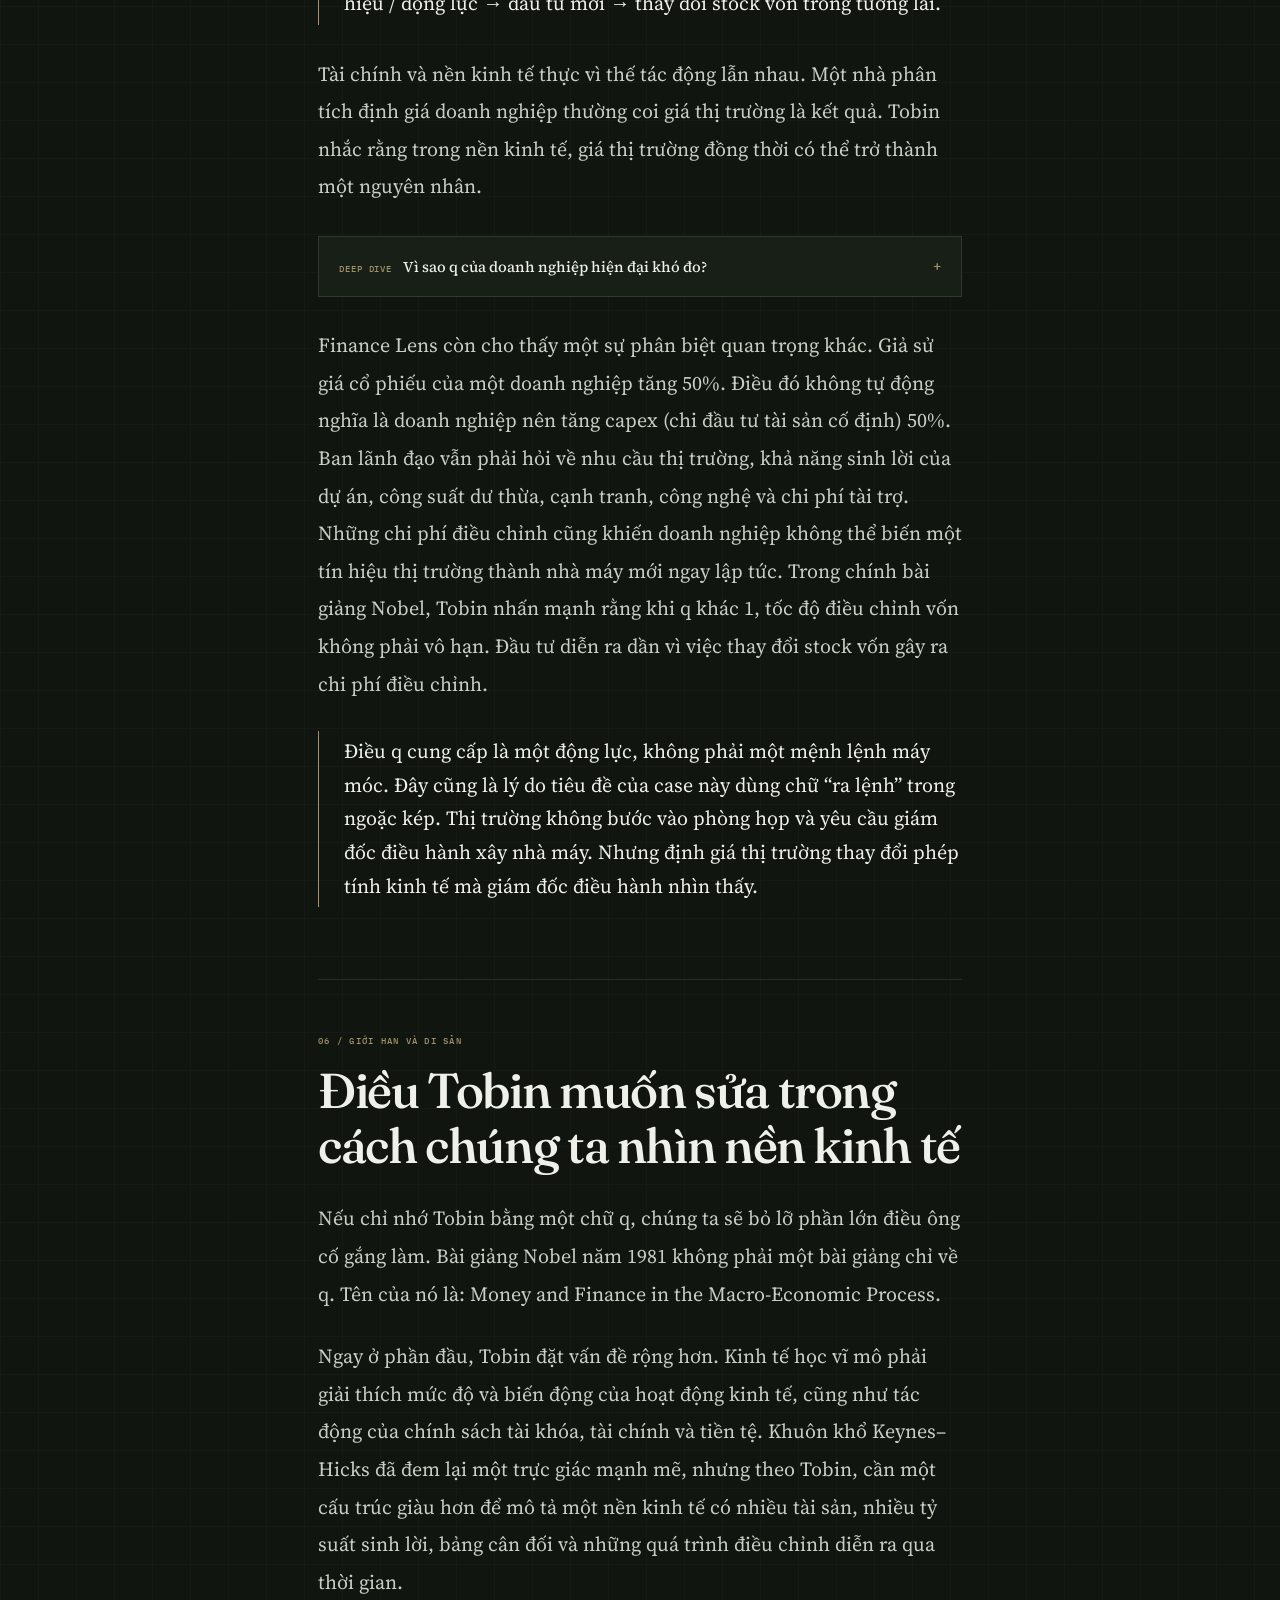
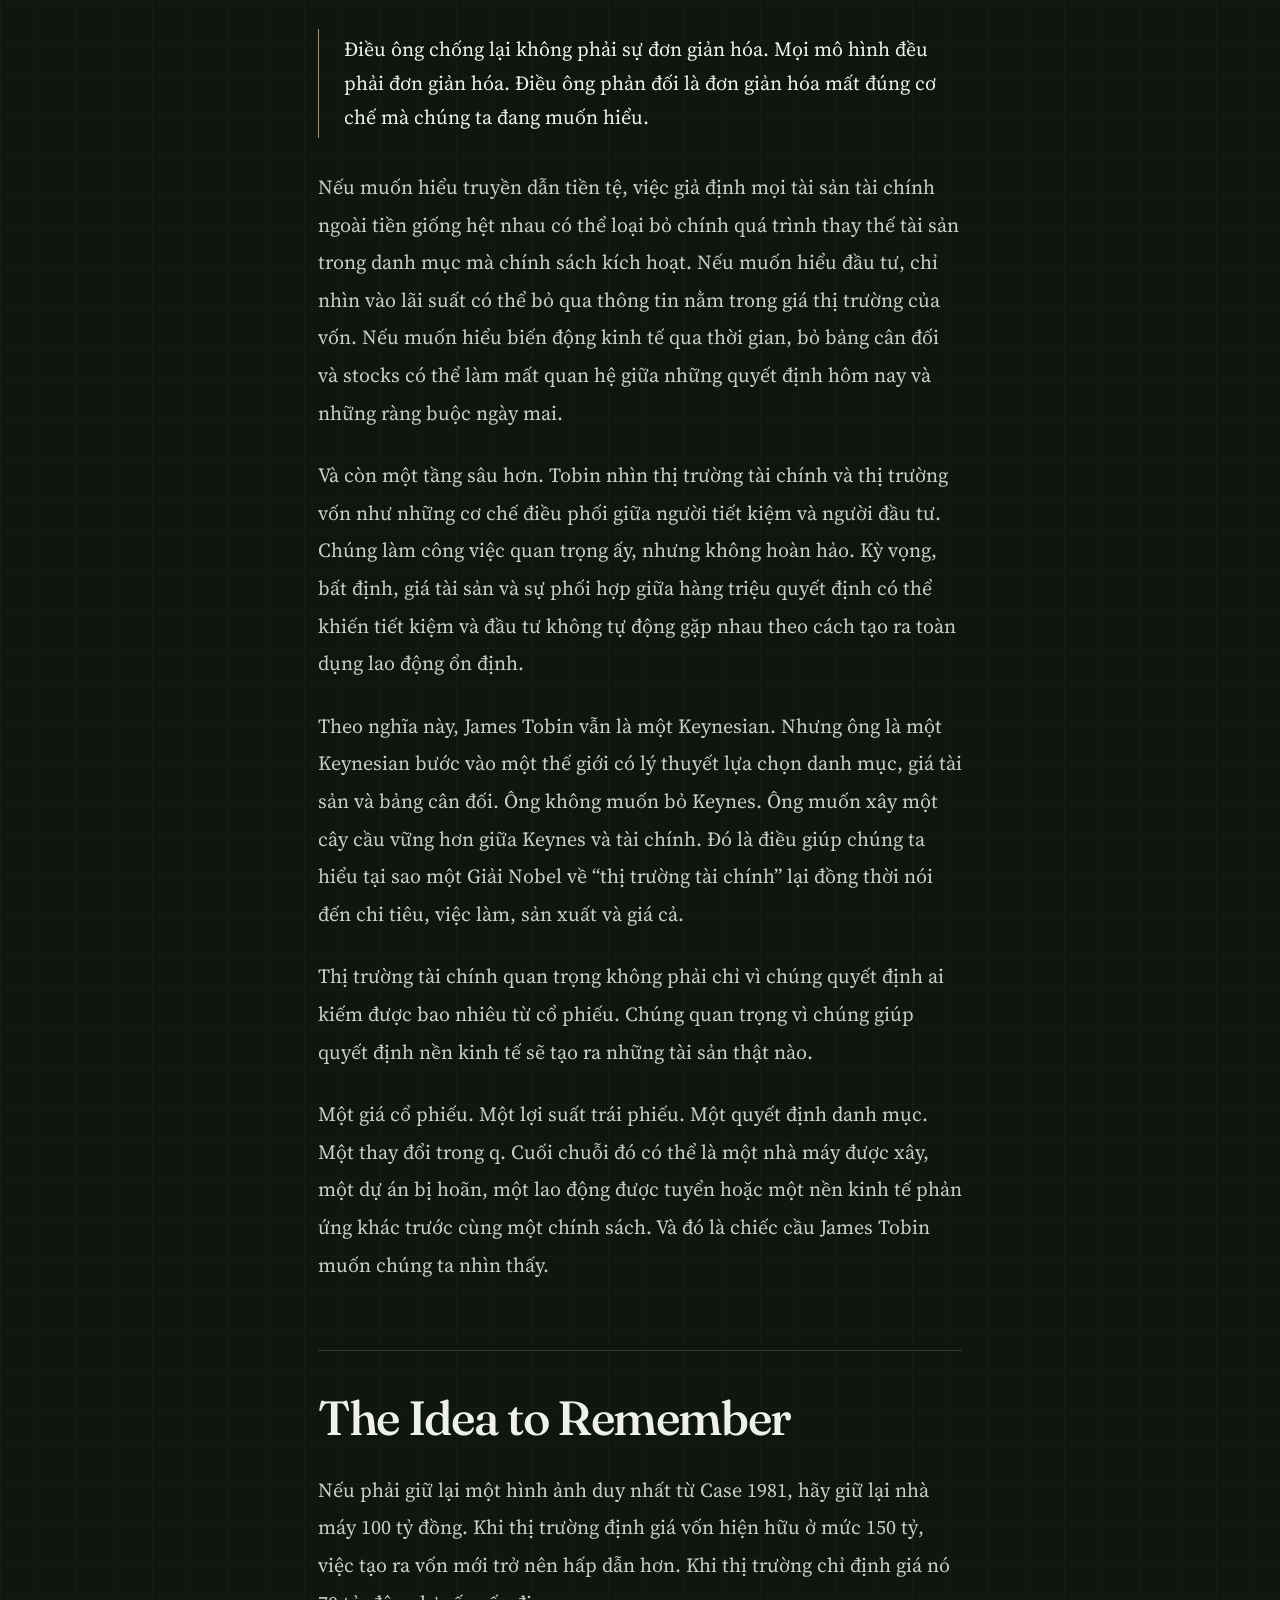
<file: cases/1981.html>
<!doctype html>
<html lang="vi" data-theme="dark">
<head>
<meta charset="utf-8">
<meta name="viewport" content="width=device-width,initial-scale=1">
<meta name="color-scheme" content="dark light">
<meta name="description" content="James Tobin và Nobel Kinh tế 1981: danh mục tài sản, Tobin’s q và chiếc cầu từ thị trường tài chính đến đầu tư, sản xuất và việc làm.">
<title>1981 — James Tobin | Nobel Economics</title>
<link rel="stylesheet" href="../assets/fonts.css">
<link rel="stylesheet" href="../assets/site.css">
</head>
<body class="case-reader">
<a class="skip-link" href="#story">Đi đến nội dung chính</a>
<div class="progress" id="progress"></div>

<header class="topbar">
  <a class="brand" href="../index.html">NOBEL ECONOMICS</a>
  <div class="nav-right">
    <a class="back" href="../index.html">← Về kho lưu trữ</a>
    <button class="theme-toggle" id="themeToggle" type="button" aria-label="Chuyển giao diện sáng hoặc tối">LIGHT MODE</button>
  </div>
</header>

<section class="case-hero">
 <div class="hero-meta">
  <div><div class="kicker">Khoa học Kinh tế · Nobel Case</div><div class="case-year">1981</div></div>
  <figure class="laureate-portrait">
      <div class="laureate-portrait-frame">
        <img src="../assets/portraits/james-tobin.png" alt="James Tobin in 1962" width="292" height="381" decoding="async">
      </div>
      <figcaption class="portrait-credit">
        James Tobin, 1962 · Council of Economic Advisers · Public domain (U.S. Government) ·
        <a href="https://commons.wikimedia.org/wiki/File:James_Tobin.png" target="_blank" rel="noopener">Wikimedia Commons</a>
      </figcaption>
    </figure>

  <div class="meta-list">
   <span><b>Người được trao giải</b> / James Tobin</span>
   <span><b>Cơ sở công tác</b> / Yale University</span>
   <span><b>Ý tưởng trung tâm</b> / Tài chính và nền kinh tế thực</span>
   <span><b>Chế độ đọc</b> / Story Mode + Deep Dive</span>
   <span><b>Thời gian đọc</b> / <output data-read-time>Đang tính…</output></span>
  </div>
 </div>
 <div class="hero-title">
  <div class="kicker" data-manuscript-lines="0:0">1981 — JAMES TOBIN</div>
  <h1 data-manuscript-lines="1:1">Khi giá cổ phiếu “ra lệnh” cho nhà máy có được xây hay không</h1>
  <p class="subtitle">Tại sao giá của những tài sản tài chính lại có thể ảnh hưởng đến quyết định tạo ra tài sản thật ngoài đời?</p>
  <div class="citation">Lý do trao giải / “for his analysis of financial markets and their relations to expenditure decisions, employment, production and prices” · Nobel Foundation, 1981</div>
 </div>
</section>
<main class="read-shell">
 <nav class="toc" id="toc" aria-label="Mục lục bài đọc">
  <details class="toc-panel" open><summary><span class="toc-title">Mục lục</span><span class="toc-current" data-toc-current>01 · Nhà máy 100 tỷ đồng</span></summary>
   <div class="toc-links">
    <a href="#s1" data-short="Nhà máy 100 tỷ đồng"><span>01</span> Một nhà máy 100 tỷ đồng</a>
    <a href="#s2" data-short="Cuộc đời Tobin"><span>02</span> Từ Đại Suy thoái đến Keynes</a>
    <a href="#s3" data-short="Danh mục & truyền dẫn"><span>03</span> Nền kinh tế của nhiều tài sản</a>
    <a href="#s4" data-short="Tobin’s q"><span>04</span> Tobin’s q và nhà máy</a>
    <a href="#s5" data-short="Truyền dẫn & Finance Lens"><span>05</span> Truyền dẫn tiền tệ & Finance Lens</a>
    <a href="#s6" data-short="Giới hạn & di sản"><span>06</span> Giới hạn và di sản</a>
   </div>
  </details><div class="toc-year">Hồ sơ lưu trữ / 1981<br>Câu chuyện trước · toán học phía sau</div>
 </nav>
 <article class="story" id="story">
<section class="story-section" id="s1"><div class="section-no">01 / Câu hỏi trung tâm</div><h2>Một nhà máy 100 tỷ đồng</h2>
<p data-manuscript-lines="2:3" class="dropcap">Hãy tưởng tượng một doanh nghiệp đang cân nhắc xây một nhà máy mới. Để xây nhà máy ấy từ đầu, doanh nghiệp phải bỏ ra 100 tỷ đồng. Nhưng trên thị trường chứng khoán, những doanh nghiệp đang sở hữu các nhà máy tương tự lại được định giá rất cao. Nếu phần tài sản sản xuất tương đương với nhà máy mới có thể được thị trường định giá khoảng 150 tỷ đồng, việc bỏ 100 tỷ để tạo ra một tài sản mà thị trường sẵn sàng trả 150 tỷ nghe có vẻ khá hấp dẫn.</p>
<p data-manuscript-lines="4:5">Bây giờ đổi tình huống. Chi phí xây nhà máy vẫn là 100 tỷ đồng, nhưng thị trường chỉ định giá những tài sản tương tự ở mức khoảng 70 tỷ. Ban lãnh đạo có thể bắt đầu tự hỏi: tại sao phải bỏ 100 tỷ để xây một thứ mà thị trường hiện chỉ coi đáng giá 70 tỷ?</p>
<div class="prose-emphasis"><p data-manuscript-lines="6:8">Máy móc không thay đổi. Công nghệ xây dựng không thay đổi. Nhưng quyết định xây hay không xây có thể thay đổi chỉ vì giá của những tài sản tài chính trên thị trường đã thay đổi.</p>
</div>
<div class="callout"><p data-manuscript-lines="9:10">Đây là một câu hỏi sâu hơn nhiều so với chuyện cổ phiếu hôm nay tăng hay giảm: Tại sao giá của những tài sản tài chính lại có thể ảnh hưởng đến quyết định tạo ra tài sản thật ngoài đời?</p>
</div>
<p data-manuscript-lines="11:13">Nếu giá cổ phiếu chỉ là những con số nhấp nháy trên màn hình, đáng lẽ chúng phải nằm ở một thế giới khác với nhà máy, máy móc, việc làm hay sản lượng. James Tobin dành phần lớn sự nghiệp để cho thấy rằng hai thế giới ấy không tách biệt như vậy. Thị trường tài chính không chỉ là nơi người giàu trao đổi chứng khoán với nhau. Giá tài sản, lãi suất, cách các hộ gia đình phân bổ tài sản và cách doanh nghiệp huy động vốn có thể truyền những thay đổi từ hệ thống tài chính sang tiêu dùng, đầu tư, sản xuất và việc làm của nền kinh tế thực.</p>
<p data-manuscript-lines="14:14">Đó cũng chính là tinh thần của Giải Nobel Kinh tế năm 1981. Tobin được trao giải vì những nghiên cứu về thị trường tài chính và mối quan hệ của chúng với quyết định chi tiêu, việc làm, sản xuất và giá cả. Trong thông cáo của Viện Hàn lâm, trọng tâm không chỉ nằm ở lý thuyết lựa chọn danh mục mà ở một vấn đề rộng hơn: transmission mechanism (cơ chế truyền dẫn — từ những thay đổi trên thị trường tài chính sang quyết định kinh tế thực của hộ gia đình và doanh nghiệp).</p>
<p data-manuscript-lines="15:15">Muốn hiểu vì sao đây là một bước tiến quan trọng, chúng ta phải quay về thời điểm Tobin bắt đầu học kinh tế — một thời đại mà câu hỏi “thị trường tài chính ảnh hưởng đến nền kinh tế ra sao?” không còn là một bài toán thuần túy học thuật.</p>
</section>
<section class="story-section" id="s2"><div class="section-no">02 / Cuộc đời và con đường học thuật</div><h2 data-manuscript-lines="17:17">Một nhà kinh tế học trưởng thành từ Đại Suy thoái</h2>
<p data-manuscript-lines="18:18">James Tobin sinh năm 1918 tại Champaign, Illinois. Cha ông làm công tác thông tin cho Đại học Illinois và từng là nhà báo; mẹ ông là một nhân viên xã hội. Trong hồi ký Nobel, Tobin viết rằng ông đến với kinh tế học vì hai lý do: ông thấy môn học này vừa hấp dẫn về trí tuệ, vừa có khả năng giúp con người hiểu và cải thiện xã hội.</p>
<p data-manuscript-lines="19:20">Thời điểm ấy rất quan trọng. Tobin lớn lên giữa Great Depression (Đại Suy thoái của thập niên 1930). Ông nhìn thấy thất nghiệp, bất ổn xã hội và những hậu quả chính trị mà một nền kinh tế đổ vỡ có thể tạo ra. Kinh tế học đối với thế hệ của ông vì thế không chỉ là nghiên cứu giá của một món hàng hay lợi nhuận của một doanh nghiệp; nó còn phải trả lời tại sao cả một nền kinh tế có thể rơi vào suy thoái kéo dài và liệu chính sách công có thể làm gì trước tình trạng đó.</p>
<p data-manuscript-lines="21:23">Năm 1935, Tobin vào Harvard. Một năm sau, khi đang học năm thứ hai, người hướng dẫn trẻ Spencer Pollard đề nghị ông đọc một cuốn sách mới vừa xuất bản của một nhà kinh tế học Anh. Cuốn sách ấy là The General Theory of Employment, Interest and Money của John Maynard Keynes. Tobin kể rất đơn giản về khoảnh khắc này: ông bị cuốn hút.</p>
<p data-manuscript-lines="24:24">Keynes đưa ra một cách nhìn rất khác với ý tưởng rằng nền kinh tế sẽ luôn nhanh chóng tự điều chỉnh về trạng thái toàn dụng lao động. Tổng cầu có thể thiếu. Thất nghiệp có thể kéo dài. Tiền tệ, lãi suất, kỳ vọng và quyết định đầu tư có thể đóng vai trò quyết định đối với hoạt động kinh tế.</p>
<p data-manuscript-lines="25:25">Nhưng cuộc đời Tobin sớm bị lịch sử làm gián đoạn. Sau khi Hoa Kỳ bước vào Thế chiến II, ông gia nhập Hải quân và phục vụ gần bốn năm, phần lớn trên khu trục hạm USS Kearny, làm nhiều nhiệm vụ từ sĩ quan tác chiến đến hoa tiêu và sĩ quan điều hành. Sau chiến tranh ông quay lại Harvard, hoàn thành chương trình tiến sĩ và năm 1950 chuyển tới Yale.</p>
<p data-manuscript-lines="26:27">Yale trở thành ngôi nhà học thuật của Tobin trong phần lớn sự nghiệp. Đặc biệt quan trọng là Cowles Foundation, nơi tập trung nhiều nhà kinh tế học muốn đưa kinh tế học lên nền tảng định lượng và lý thuyết chặt chẽ hơn. Tobin vừa là một Keynesian<span data-editorial-gloss> (người theo tư tưởng Keynes)</span> quan tâm sâu sắc đến thất nghiệp và chính sách ổn định kinh tế, vừa sống trong môi trường nơi các nhà nghiên cứu đặt ra những câu hỏi ngày càng chính xác về hành vi lựa chọn, cân bằng và thị trường tài chính.</p>
<p data-manuscript-lines="28:28">Ông cũng không đứng ngoài thế giới chính sách. Năm 1961–1962, Tobin tham gia Council of Economic Advisers<span data-editorial-gloss> (Hội đồng Cố vấn Kinh tế)</span> dưới thời Tổng thống John F. Kennedy. Đối với Tobin, ranh giới giữa kinh tế học lý thuyết và kinh tế học chính sách chưa bao giờ quá xa nhau.</p>
<p data-manuscript-lines="29:31">Vấn đề mà ông quan tâm có thể diễn đạt rất thực tế: Một chính sách tiền tệ được thực hiện trong hệ thống tài chính bằng cách nào lại có thể làm một doanh nghiệp ngoài đời quyết định xây thêm nhà máy? Để trả lời, Tobin cho rằng trước hết phải sửa lại một cách nhìn quá đơn giản về tiền và tài sản.</p>
</section>
<section class="story-section" id="s3"><div class="section-no">03 / Danh mục và cơ chế truyền dẫn</div><h2 data-manuscript-lines="33:33">Nền kinh tế không chỉ có “tiền” và “một mức lãi suất”</h2>
<p data-manuscript-lines="34:36">Hãy tưởng tượng bạn có 1 tỷ đồng tài sản tài chính. Bạn không chỉ có hai lựa chọn là “giữ tiền” hoặc “không giữ tiền”. Bạn có thể giữ tiền mặt, gửi ngân hàng, mua trái phiếu Chính phủ, mua trái phiếu doanh nghiệp, mua cổ phiếu, mua bất động sản hoặc sở hữu nhiều loại tài sản khác nhau. Mỗi loại mang một tổ hợp khác nhau của lợi suất, rủi ro, thanh khoản và khả năng bảo toàn giá trị.</p>
<p data-manuscript-lines="37:41">Nếu lợi suất trái phiếu Chính phủ giảm, bạn có thể chuyển một phần tiền sang trái phiếu doanh nghiệp. Nếu giá trái phiếu tăng quá cao, cổ phiếu có thể trở nên tương đối hấp dẫn hơn. Nếu giá cổ phiếu tăng mạnh, một phần tài sản của hộ gia đình tăng lên và hành vi tiêu dùng cũng có thể thay đổi. Nếu định giá thị trường của doanh nghiệp tăng cao so với chi phí xây dựng tài sản sản xuất mới, chính doanh nghiệp lại có thêm động lực đầu tư. Nói cách khác, thay đổi ở một góc của thị trường tài chính có thể khiến cả hệ thống danh mục tài sản dịch chuyển.</p>
<p data-manuscript-lines="42:43">Đây là điểm Tobin muốn thêm vào bức tranh Keynesian. Một mô hình vĩ mô rất đơn giản có thể gom hàng loạt tài sản tài chính vào một nhóm và biểu diễn chúng bằng một mức lãi suất. Cách làm ấy cực kỳ hữu ích để nhìn thấy những quan hệ lớn trong nền kinh tế, nhưng nó dễ che mất một cơ chế quan trọng: các tài sản không phải là những bản sao hoàn hảo của nhau.</p>
<p data-manuscript-lines="44:44">Trong bài giảng Nobel, Tobin thừa nhận sức mạnh trực giác của khuôn khổ Keynes–Hicks nhưng cho rằng một hệ thống phù hợp hơn cần chứa nhiều tài sản và nhiều tỷ suất sinh lời, đồng thời phải để ý đến cả lượng tài sản đang tồn tại trong balance sheet<span data-editorial-gloss> (bảng cân đối kế toán)</span>. Ông đặc biệt phản đối việc cho rằng có thể bỏ qua những quan hệ stock–flow<span data-editorial-gloss> (lượng tài sản tại một thời điểm – dòng hoạt động trong một khoảng thời gian)</span> chỉ vì đang phân tích “ngắn hạn”; ngay trong ngắn hạn, giá tài sản và quy mô các stock tài chính vẫn có thể thay đổi đáng kể.</p>
<p data-manuscript-lines="45:49">Đó là một thay đổi tưởng nhỏ nhưng có hậu quả rất lớn. Khi ngân hàng trung ương mua một loại tài sản, câu chuyện không kết thúc ở việc “lượng tiền tăng”. Một người vừa bán trái phiếu cho ngân hàng trung ương bây giờ đang nắm giữ nhiều tiền hơn và ít trái phiếu hơn trước. Nhưng họ có thực sự muốn giữ danh mục mới ấy không? Nếu câu trả lời là không, họ sẽ tiếp tục điều chỉnh.</p>
<p data-manuscript-lines="50:55">Họ có thể mua một trái phiếu khác. Hoặc cổ phiếu. Hoặc một tài sản dài hạn khác. Người bán tài sản cho họ lại nhận tiền và tiếp tục quyết định xem mình muốn giữ gì. Quá trình này làm thay đổi giá tương đối và tỷ suất sinh lời của nhiều loại tài sản, chứ không chỉ duy nhất một mức lãi suất. Đó chính là portfolio rebalancing (tái cân bằng danh mục).</p>
<details class="deep"><summary data-manuscript-lines="56:56"><span class="deep-kind">Deep Dive</span> Tại sao “nhiều tài sản” lại quan trọng?</summary><div class="content"><p data-manuscript-lines="57:58">Giả sử nền kinh tế chỉ có tiền mặt và một loại trái phiếu. Khi ngân hàng trung ương thay đổi cung tiền, mô hình có thể mô tả phần lớn tác động thông qua một mức lãi suất. Nhưng nếu hộ gia đình và doanh nghiệp lựa chọn giữa tiền, trái phiếu ngắn hạn, trái phiếu dài hạn, cổ phiếu, ngoại tệ và tài sản thực, mỗi tài sản có thể chỉ thay thế không hoàn hảo cho tài sản khác.</p>
<p data-manuscript-lines="59:60">Khi nguồn cung hoặc lợi suất của một loại thay đổi, nhà đầu tư điều chỉnh toàn bộ danh mục. Giá của các tài sản khác vì thế cũng thay đổi cho đến khi họ một lần nữa sẵn sàng nắm giữ lượng tài sản đang tồn tại. Trong bài giảng Nobel, Tobin xây dựng chính loại hệ thống này: cung và cầu của nhiều stock tài sản được kết nối với nhau và với nền kinh tế thực. Mục tiêu không phải tạo ra một danh sách tài sản càng dài càng tốt, mà là tránh giả định rằng mọi tài sản ngoài tiền đều có thể gộp thành một thứ duy nhất.</p>
</div></details>
<p data-manuscript-lines="62:63">Điểm quan trọng ở đây là chính sách tiền tệ không cần phải đi thẳng từ ngân hàng trung ương tới nhà máy. Nó có thể đi vòng qua bảng cân đối và giá tài sản.</p>
<div class="prose-emphasis"><p data-manuscript-lines="64:68">Ngân hàng trung ương thay đổi điều kiện trên một thị trường. Nhà đầu tư thay đổi danh mục. Giá và lợi suất của những tài sản khác thay đổi. Doanh nghiệp và hộ gia đình nhìn thấy một tập hợp giá mới. Và chính tập hợp giá mới ấy làm thay đổi quyết định đầu tư và tiêu dùng.</p>
</div>
<p data-manuscript-lines="69:70">Nếu vậy, thị trường chứng khoán không còn đứng bên ngoài kinh tế học vĩ mô nữa. Và đây là nơi chúng ta quay lại nhà máy 100 tỷ ở đầu câu chuyện.</p>
</section>
<section class="story-section" id="s4"><div class="section-no">04 / Tobin’s q</div><h2 data-manuscript-lines="72:72">Tobin’s q — Khi thị trường nói rằng nên xây thêm một nhà máy</h2>
<p data-manuscript-lines="73:76">Hãy trở lại doanh nghiệp đang cân nhắc đầu tư. Một nhà máy mới tốn 100 tỷ đồng. Giả sử những tài sản sản xuất tương tự đang được thị trường định giá tương đương 150 tỷ đồng. Có một khoảng chênh rất đáng chú ý: thị trường đang định giá vốn đã được lắp đặt cao hơn chi phí để tạo ra vốn mới.</p>
<p data-manuscript-lines="77:79">Trong trường hợp đó, doanh nghiệp có động lực tăng đầu tư. Nếu có thể bỏ ra 100 tỷ để xây một tài sản mà thị trường dường như định giá 150 tỷ, việc tạo thêm vốn mới trở nên hấp dẫn. Tobin và William Brainard phát triển cách nhìn này thành thứ về sau nổi tiếng với tên Tobin’s q<span data-editorial-gloss> (tỷ số giữa giá trị thị trường của vốn đã lắp đặt và chi phí thay thế)</span>. Trực giác cơ bản rất đơn giản:</p>
<div class="formula" data-manuscript-lines="80:80">q ≈ Giá trị thị trường của vốn đã được lắp đặt / Chi phí thay thế vốn đó</div>
<div class="prose-emphasis"><p data-manuscript-lines="81:82">Nếu q &gt; 1, thị trường đang định giá vốn hiện hữu cao hơn chi phí để tái tạo nó. Trong những điều kiện phù hợp, doanh nghiệp có thêm động lực đầu tư vào vốn mới. Nếu q &lt; 1, thị trường đang định giá vốn hiện hữu thấp hơn chi phí tái tạo. Việc xây thêm tài sản mới trở nên kém hấp dẫn hơn.</p>
</div>
<p data-manuscript-lines="83:83">Diễn văn trao giải năm 1981 thậm chí dùng một hình ảnh rất trực diện: khi q cao, doanh nghiệp có động lực xây nhà máy mới; khi q thấp, việc mua quyền sở hữu những tài sản hiện hữu trên thị trường có thể tương đối rẻ hơn so với dựng chúng từ đầu. Nhưng cần đọc điều này như một cơ chế về giá đầu tư tương đối, không phải quy tắc rằng cứ q dưới 1 thì doanh nghiệp nhất định phải đi mua lại công ty khác.</p>
<p data-manuscript-lines="84:87">Đây là lý do Tobin’s q có sức hấp dẫn lớn. Nó dựng một chiếc cầu từ Wall Street tới nhà máy. Giá cổ phiếu tăng không còn chỉ là chuyện tài sản của cổ đông tăng lên. Nếu việc tăng giá phản ánh mức định giá cao hơn đối với vốn của doanh nghiệp, nó có thể làm cho việc tạo ra vốn mới hấp dẫn hơn. Thị trường tài chính vì thế có thể tác động đến capital formation (quá trình hình thành vốn thực).</p>
<p data-manuscript-lines="88:88">Đây cũng là điểm được Diễn văn trao giải Nobel năm 1981 nhấn mạnh đặc biệt: quan hệ giữa giá trị thị trường của tài sản vốn và chi phí thay thế của chúng cung cấp một cơ chế nối thị trường chứng khoán với đầu tư vào nhà máy và thiết bị. Sau này, Quỹ Nobel cũng mô tả Tobin’s q như một thành phần quan trọng trong cách mô hình hóa mối quan hệ giữa khu vực tài chính và khu vực thực.</p>
<details class="deep"><summary data-manuscript-lines="89:89"><span class="deep-kind">Deep Dive</span> Average q<span data-editorial-gloss> (q bình quân)</span> và marginal q<span data-editorial-gloss> (q biên)</span> không hoàn toàn giống nhau</summary><div class="content"><p data-manuscript-lines="90:90">Ở mức trực giác, chúng ta thường tính:</p>
<div class="formula" data-manuscript-lines="91:91">Average q = Giá trị thị trường của vốn hiện hữu / Chi phí thay thế vốn hiện hữu</div>
<p data-manuscript-lines="92:95">Nhưng quyết định đầu tư thực sự liên quan đến một câu hỏi biên: Nếu doanh nghiệp bỏ thêm 1 đồng để tạo ra một đơn vị vốn mới, thị trường sẽ định giá đơn vị vốn mới ấy bao nhiêu? Đây gần với marginal q hơn. Trong một số điều kiện lý thuyết, average q quan sát được có thể cung cấp thông tin tốt về marginal q. Trong thực tế, hai khái niệm không nhất thiết trùng nhau.</p>
<p data-manuscript-lines="96:97">Điều này đặc biệt quan trọng ngày nay vì giá trị doanh nghiệp có thể chứa lượng lớn tài sản vô hình — thương hiệu, công nghệ, dữ liệu, hiệu ứng mạng lưới, vốn con người — trong khi “replacement cost<span data-editorial-gloss> (chi phí thay thế — chi phí để tái tạo vốn tương đương)</span>” trên bảng cân đối khó phản ánh đầy đủ những tài sản ấy. Vì vậy Tobin’s q rất mạnh về logic kinh tế, nhưng việc đo q thực nghiệm cần cẩn trọng.</p>
</div></details>
<p data-manuscript-lines="99:105">Hãy để ý điều vừa xảy ra. Ban đầu chúng ta hỏi: Tại sao giá cổ phiếu có thể ảnh hưởng tới nhà máy? Tobin’s q cho một câu trả lời. Nhưng nó cũng mở ra một câu hỏi lớn hơn: Điều gì làm giá tài sản thay đổi ngay từ đầu? Và đây là lúc lựa chọn danh mục quay trở lại.</p>
</section>
<section class="story-section" id="s5"><div class="section-no">05 / Truyền dẫn tiền tệ &amp; Finance Lens</div><h2 data-manuscript-lines="107:107">Từ ngân hàng trung ương tới giá tài sản rồi tới nền kinh tế thực</h2>
<p data-manuscript-lines="108:110">Hãy tưởng tượng ngân hàng trung ương muốn nới lỏng điều kiện tài chính. Trong một ví dụ đơn giản hóa, ngân hàng trung ương mua trái phiếu Chính phủ. Người đang nắm giữ trái phiếu bán chúng và nhận lại một tài sản có tính thanh khoản cao hơn. Nhưng nếu họ không muốn giữ toàn bộ lượng tiền ấy, họ bắt đầu tái cân bằng danh mục: mua trái phiếu dài hạn khác, cổ phiếu hoặc những tài sản tài chính khác.</p>
<p data-manuscript-lines="111:115">Cầu đối với các tài sản ấy tăng. Giá của chúng có thể tăng. Tỷ suất sinh lời yêu cầu có thể giảm. Điều kiện tài trợ của doanh nghiệp có thể trở nên thuận lợi hơn. Và nếu giá trị thị trường của vốn doanh nghiệp tăng tương đối so với chi phí tái tạo vốn, q có thể tăng, tạo thêm động lực đầu tư.</p>
<p data-manuscript-lines="116:116">Ta có thể viết chuỗi truyền dẫn theo cách rất ngắn:</p>
<div class="callout"><p data-manuscript-lines="117:117">Chính sách → danh mục tài sản → giá tài sản &amp; lợi suất → chi phí vốn / q → đầu tư &amp; tiêu dùng → sản xuất &amp; việc làm.</p>
</div>
<p data-manuscript-lines="118:118">Đây không phải là tuyên bố rằng chính sách tiền tệ trong thực tế luôn đi qua đúng một con đường như vậy. Hệ thống ngân hàng, kỳ vọng, tín dụng, tỷ giá, rủi ro và nhiều kênh khác cùng hoạt động. Nhưng Tobin giúp chỉ ra rằng giá tài sản và bảng cân đối là một phần của câu chuyện, chứ không phải tiếng ồn bên ngoài nền kinh tế.</p>
<p data-manuscript-lines="119:122">Đây là một bước đi xa hơn rất nhiều so với câu “ngân hàng trung ương tăng tiền thì lãi suất giảm”. Tobin muốn biết người dân giữ những tài sản gì trước chính sách. Sau chính sách họ đang giữ những gì. Danh mục mới có phải danh mục họ muốn hay không.</p>
<p data-manuscript-lines="123:126">Họ sẽ giao dịch như thế nào để điều chỉnh. Những giao dịch ấy thay đổi giá tương đối nào. Và cuối cùng những mức giá mới ấy ảnh hưởng ra sao đến quyết định ngoài đời. Đó chính là lý do Ủy ban Nobel xem công trình của ông như một bước tiến trong việc tích hợp điều kiện tài chính và điều kiện kinh tế thực vào cùng một lý thuyết kinh tế.</p>
<p data-manuscript-lines="128:130">Có một sự phân biệt rất quan trọng trong bài giảng Nobel của Tobin: flow là những gì xảy ra trong một khoảng thời gian — thu nhập, tiết kiệm, đầu tư, thâm hụt ngân sách. stock là lượng tài sản hoặc nghĩa vụ tồn tại tại một thời điểm — tiền, trái phiếu, cổ phiếu, nợ.</p>
<p data-manuscript-lines="131:133">Giả sử một hộ gia đình tiết kiệm thêm 100 triệu đồng trong năm nay. Đó là một flow. Sau khi tiết kiệm, 100 triệu ấy phải trở thành một phần của stock tài sản: tiền gửi, trái phiếu, cổ phiếu hoặc tài sản khác. Năm sau, stock ấy vẫn còn trên bảng cân đối và tiếp tục ảnh hưởng đến quyết định của hộ gia đình.</p>
<p data-manuscript-lines="134:134">Tobin cho rằng một mô hình vĩ mô không thể luôn xem các khoản mục trên bảng cân đối là chuyện có thể bỏ qua trong ngắn hạn. Flows làm thay đổi stocks; rồi stocks mới lại ảnh hưởng đến những flows sau đó.</p>
<details class="deep"><summary data-manuscript-lines="127:127"><span class="deep-kind">Deep Dive</span> Stocks và flows: bảng cân đối không biến mất sau một kỳ</summary><div class="content"><p data-manuscript-lines="135:135">Đây là lý do ông dành nhiều sự chú ý cho flow-of-funds accounts<span data-editorial-gloss> (hệ thống tài khoản luồng vốn)</span> và sự nhất quán giữa các bảng cân đối của các khu vực trong nền kinh tế.</p>
</div></details>
<h3 class="chapter-turn" data-manuscript-lines="137:137">Finance Lens — Tobin’s q nói gì với một người làm định giá?</h3>
<p data-manuscript-lines="138:142">Đến đây, Tobin’s q rất dễ tạo cảm giác quen thuộc với người làm định giá. Chúng ta cũng thường so sánh giá trị thị trường với một con số nền tảng nào đó. P/E<span data-editorial-gloss> (giá trên lợi nhuận)</span> so giá trị vốn chủ sở hữu với lợi nhuận. EV/EBITDA<span data-editorial-gloss> (giá trị doanh nghiệp trên lợi nhuận trước lãi vay, thuế và khấu hao)</span> so giá trị doanh nghiệp với EBITDA. P/B<span data-editorial-gloss> (giá trên giá trị sổ sách)</span> so vốn hóa với giá trị sổ sách của vốn chủ sở hữu.</p>
<p data-manuscript-lines="143:149">Tobin’s q cũng là một tỷ số. Nhưng câu hỏi của nó khác. Nó không hỏi: Thị trường đang trả bao nhiêu lần lợi nhuận? Nó hỏi: Thị trường đang định giá vốn đã được lắp đặt cao đến mức nào so với chi phí để tái tạo vốn đó? Đây là lý do q không phải một phiên bản khác của P/E hay EV/EBITDA.</p>
<p data-manuscript-lines="150:150">Nếu một doanh nghiệp có q cao, điều đó có thể phản ánh kỳ vọng về khả năng sinh lời cao, tài sản vô hình, lợi thế cạnh tranh, khả năng tăng trưởng hoặc những rent<span data-editorial-gloss> (lợi tức vượt mức bình thường)</span> mà doanh nghiệp tạo ra từ tài sản hiện tại. Từ góc nhìn DCF<span data-editorial-gloss> (chiết khấu dòng tiền)</span>, một giá trị thị trường cao cuối cùng vẫn cần được hỗ trợ bởi kỳ vọng về dòng tiền tương lai và mức lợi nhuận yêu cầu phù hợp.</p>
<p data-manuscript-lines="151:153">Nhưng Tobin nhìn câu chuyện từ một hướng khác. Ông hỏi: khi định giá thị trường đã cao như vậy, nó tác động ngược trở lại quyết định tạo thêm tài sản như thế nào? Đây là điểm rất đẹp.</p>
<div class="prose-emphasis"><p data-manuscript-lines="154:155">DCF thường đi theo chiều: Tài sản &amp; hoạt động kinh doanh → dòng tiền tương lai → chiết khấu → giá trị hôm nay.</p>
</div>
<div class="prose-emphasis"><p data-manuscript-lines="156:157">Tobin’s q thêm một chiều ngược lại: Giá trị thị trường hôm nay → tín hiệu / động lực → đầu tư mới → thay đổi stock vốn trong tương lai.</p>
</div>
<p data-manuscript-lines="158:160">Tài chính và nền kinh tế thực vì thế tác động lẫn nhau. Một nhà phân tích định giá doanh nghiệp thường coi giá thị trường là kết quả. Tobin nhắc rằng trong nền kinh tế, giá thị trường đồng thời có thể trở thành một nguyên nhân.</p>
<details class="deep"><summary data-manuscript-lines="161:161"><span class="deep-kind">Deep Dive</span> Vì sao q của doanh nghiệp hiện đại khó đo?</summary><div class="content"><p data-manuscript-lines="162:163">Hãy lấy hai doanh nghiệp. Doanh nghiệp A là nhà máy thép. Phần lớn năng lực sản xuất đến từ đất, nhà xưởng, lò luyện và máy móc. Replacement cost tuy không dễ tính nhưng ít nhất có một vật thể tương đối rõ để tái tạo.</p>
<p data-manuscript-lines="164:165">Doanh nghiệp B là một công ty phần mềm. Giá trị của nó có thể đến từ mã nguồn, hiệu ứng mạng lưới, thương hiệu, dữ liệu, nhân sự, hệ sinh thái khách hàng và những tài sản vô hình đã được xây dựng qua nhiều năm. Nếu dùng nguyên giá hoặc giá trị sổ sách của tài sản hữu hình làm mẫu số, q của doanh nghiệp B có thể rất cao.</p>
<p data-manuscript-lines="166:168">Nhưng chúng ta phải hỏi: q cao vì thị trường thật sự đang định giá một cơ hội đầu tư đặc biệt hấp dẫn, hay vì mẫu số của chúng ta không đo đủ replacement cost của tài sản vô hình? Đây là một lý do khiến Tobin’s q cực kỳ hữu ích về mặt tư duy nhưng không nên được áp dụng cơ học như một bội số định giá phục vụ giao dịch.</p>
</div></details>
<p data-manuscript-lines="170:174">Finance Lens còn cho thấy một sự phân biệt quan trọng khác. Giả sử giá cổ phiếu của một doanh nghiệp tăng 50%. Điều đó không tự động nghĩa là doanh nghiệp nên tăng capex<span data-editorial-gloss> (chi đầu tư tài sản cố định)</span> 50%. Ban lãnh đạo vẫn phải hỏi về nhu cầu thị trường, khả năng sinh lời của dự án, công suất dư thừa, cạnh tranh, công nghệ và chi phí tài trợ. Những chi phí điều chỉnh cũng khiến doanh nghiệp không thể biến một tín hiệu thị trường thành nhà máy mới ngay lập tức. Trong chính bài giảng Nobel, Tobin nhấn mạnh rằng khi q khác 1, tốc độ điều chỉnh vốn không phải vô hạn. Đầu tư diễn ra dần vì việc thay đổi stock vốn gây ra chi phí điều chỉnh.</p>
<div class="prose-emphasis"><p data-manuscript-lines="175:178">Điều q cung cấp là một động lực, không phải một mệnh lệnh máy móc. Đây cũng là lý do tiêu đề của case này dùng chữ “ra lệnh” trong ngoặc kép. Thị trường không bước vào phòng họp và yêu cầu giám đốc điều hành xây nhà máy. Nhưng định giá thị trường thay đổi phép tính kinh tế mà giám đốc điều hành nhìn thấy.</p>
</div>
</section>
<section class="story-section" id="s6"><div class="section-no">06 / Giới hạn và di sản</div><h2 data-manuscript-lines="180:180">Điều Tobin muốn sửa trong cách chúng ta nhìn nền kinh tế</h2>
<p data-manuscript-lines="181:184">Nếu chỉ nhớ Tobin bằng một chữ q, chúng ta sẽ bỏ lỡ phần lớn điều ông cố gắng làm. Bài giảng Nobel năm 1981 không phải một bài giảng chỉ về q. Tên của nó là: Money and Finance in the Macro-Economic Process.</p>
<p data-manuscript-lines="185:185">Ngay ở phần đầu, Tobin đặt vấn đề rộng hơn. Kinh tế học vĩ mô phải giải thích mức độ và biến động của hoạt động kinh tế, cũng như tác động của chính sách tài khóa, tài chính và tiền tệ. Khuôn khổ Keynes–Hicks đã đem lại một trực giác mạnh mẽ, nhưng theo Tobin, cần một cấu trúc giàu hơn để mô tả một nền kinh tế có nhiều tài sản, nhiều tỷ suất sinh lời, bảng cân đối và những quá trình điều chỉnh diễn ra qua thời gian.</p>
<div class="prose-emphasis"><p data-manuscript-lines="186:188">Điều ông chống lại không phải sự đơn giản hóa. Mọi mô hình đều phải đơn giản hóa. Điều ông phản đối là đơn giản hóa mất đúng cơ chế mà chúng ta đang muốn hiểu.</p>
</div>
<p data-manuscript-lines="189:191">Nếu muốn hiểu truyền dẫn tiền tệ, việc giả định mọi tài sản tài chính ngoài tiền giống hệt nhau có thể loại bỏ chính quá trình thay thế tài sản trong danh mục mà chính sách kích hoạt. Nếu muốn hiểu đầu tư, chỉ nhìn vào lãi suất có thể bỏ qua thông tin nằm trong giá thị trường của vốn. Nếu muốn hiểu biến động kinh tế qua thời gian, bỏ bảng cân đối và stocks có thể làm mất quan hệ giữa những quyết định hôm nay và những ràng buộc ngày mai.</p>
<p data-manuscript-lines="192:193">Và còn một tầng sâu hơn. Tobin nhìn thị trường tài chính và thị trường vốn như những cơ chế điều phối giữa người tiết kiệm và người đầu tư. Chúng làm công việc quan trọng ấy, nhưng không hoàn hảo. Kỳ vọng, bất định, giá tài sản và sự phối hợp giữa hàng triệu quyết định có thể khiến tiết kiệm và đầu tư không tự động gặp nhau theo cách tạo ra toàn dụng lao động ổn định.</p>
<p data-manuscript-lines="194:198">Theo nghĩa này, James Tobin vẫn là một Keynesian. Nhưng ông là một Keynesian bước vào một thế giới có lý thuyết lựa chọn danh mục, giá tài sản và bảng cân đối. Ông không muốn bỏ Keynes. Ông muốn xây một cây cầu vững hơn giữa Keynes và tài chính. Đó là điều giúp chúng ta hiểu tại sao một Giải Nobel về “thị trường tài chính” lại đồng thời nói đến chi tiêu, việc làm, sản xuất và giá cả.</p>
<p data-manuscript-lines="199:200">Thị trường tài chính quan trọng không phải chỉ vì chúng quyết định ai kiếm được bao nhiêu từ cổ phiếu. Chúng quan trọng vì chúng giúp quyết định nền kinh tế sẽ tạo ra những tài sản thật nào.</p>
<p data-manuscript-lines="201:206">Một giá cổ phiếu. Một lợi suất trái phiếu. Một quyết định danh mục. Một thay đổi trong q. Cuối chuỗi đó có thể là một nhà máy được xây, một dự án bị hoãn, một lao động được tuyển hoặc một nền kinh tế phản ứng khác trước cùng một chính sách. Và đó là chiếc cầu James Tobin muốn chúng ta nhìn thấy.</p>
<div class="takeaway" id="takeaway"><h3 data-manuscript-lines="207:207">The Idea to Remember</h3><p data-manuscript-lines="208:209">Nếu phải giữ lại một hình ảnh duy nhất từ Case 1981, hãy giữ lại nhà máy 100 tỷ đồng. Khi thị trường định giá vốn hiện hữu ở mức 150 tỷ, việc tạo ra vốn mới trở nên hấp dẫn hơn. Khi thị trường chỉ định giá nó 70 tỷ, động lực ấy yếu đi.</p>
<p data-manuscript-lines="210:210">Nhưng phía sau ví dụ nhỏ đó là một ý tưởng lớn hơn:</p>
<div class="prose-emphasis"><p data-manuscript-lines="211:211">Giá tài sản tài chính không chỉ phản ánh nền kinh tế. Chúng còn có thể thay đổi những quyết định tạo nên nền kinh tế tiếp theo.</p>
</div>
<p data-manuscript-lines="212:212">Đó là James Tobin.</p>
<div class="memory"><p data-manuscript-lines="213:213">Thị trường tài chính → giá tài sản → quyết định đầu tư → tài sản thật → sản xuất &amp; việc làm.</p>
</div>
</div><details class="deep source-notes" id="sources"><summary data-manuscript-lines="215:215"><span class="deep-kind">Tài liệu gốc</span> Ghi chú nguồn cho phiên bản website</summary><div class="content"><p data-manuscript-lines="216:216">Nguồn biên tập chính: Nobel Lectures: Economic Sciences 1981–1990, phần năm 1981, gồm Diễn văn trao giải, tự truyện James Tobin và bài giảng Nobel “Money and Finance in the Macro-Economic Process”, ngày 8 tháng 12 năm 1981.</p>
<p data-manuscript-lines="217:217">Nguồn Nobel công khai đối chiếu: thông cáo trao giải năm 1981 mô tả đóng góp trung tâm của Tobin là lý thuyết lựa chọn danh mục, sự tương tác giữa tài sản tài chính và tài sản thực, cùng cơ chế truyền dẫn từ thị trường tài chính sang quyết định chi tiêu của hộ gia đình và doanh nghiệp.</p>

 <p><strong>Tài liệu Nobel:</strong> <a href="https://www.nobelprize.org/prizes/economic-sciences/1981/ceremony-speech/" target="_blank" rel="noopener">Diễn văn trao giải</a> · <a href="https://www.nobelprize.org/prizes/economic-sciences/1981/tobin/biographical/" target="_blank" rel="noopener">Tự truyện James Tobin</a> · <a href="https://www.nobelprize.org/uploads/2018/06/tobin-lecture.pdf" target="_blank" rel="noopener">“Money and Finance in the Macro-Economic Process”</a> · <a href="https://www.nobelprize.org/prizes/economic-sciences/1981/press-release/" target="_blank" rel="noopener">Thông cáo trao giải 1981</a>.</p>
 <p><strong>Chân dung:</strong> James Tobin, 1962 · Council of Economic Advisers · Tác phẩm của Chính phủ liên bang Hoa Kỳ, public domain tại Hoa Kỳ · <a href="https://commons.wikimedia.org/wiki/File:James_Tobin.png" target="_blank" rel="noopener">Wikimedia Commons</a> · <a href="../credits.html">Hệ thống ghi công hình ảnh</a>.</p>
</div></details>
<a class="next-case" href="1982.html"><div class="next-year">1982</div><div><h3>George J. Stigler</h3><p>Giá của thông tin và những động cơ đằng sau sự điều tiết thị trường.</p></div><div class="next-arrow">→</div></a>
</section>
</article>
 <aside class="aside-rail">
  <div class="rail-card"><div class="rail-label">Đọc tiếp</div><h3>1982 · Stigler</h3><p>Giá của thông tin và những động cơ đằng sau sự điều tiết thị trường.</p><a class="idea-link" href="1982.html">Tiếp tục với Stigler 1982 →</a></div>
  <div class="rail-card"><div class="rail-label">Mạch câu chuyện</div><h3>Từ tài chính tới nhà máy</h3><p>Thị trường tài chính → giá tài sản → quyết định đầu tư → tài sản thật → sản xuất &amp; việc làm.</p></div>
  <div class="rail-card"><div class="rail-label">Tiêu chuẩn nguồn</div><h3>Ưu tiên tài liệu gốc</h3><p>Case được biên tập từ tài liệu Nobel của dự án; ghi chú nguồn được đặt cuối bài.</p><a class="idea-link" href="#sources">Mở ghi chú nguồn →</a></div>
 </aside>
</main>
<footer class="footer">
  <div><strong>NOBEL ECONOMICS</strong><br><br>Case 1981 · Hệ thống đọc dùng chung</div>
  <div class="ledger">STORY MODE / DEEP DIVE / FINANCE LENS<br>TÀI LIỆU GỐC / Ý TƯỞNG LIÊN QUAN<br>HỆ THỐNG ĐỌC DÙNG CHUNG</div>
  <div style="width:100%;font:400 8px/1.5 var(--mono);letter-spacing:.05em;text-transform:uppercase"><a href="../credits.html" style="color:var(--muted)">Ghi công hình ảnh →</a></div>
</footer>

<script src="../assets/site.js" defer></script>
</body>
</html>
</file>
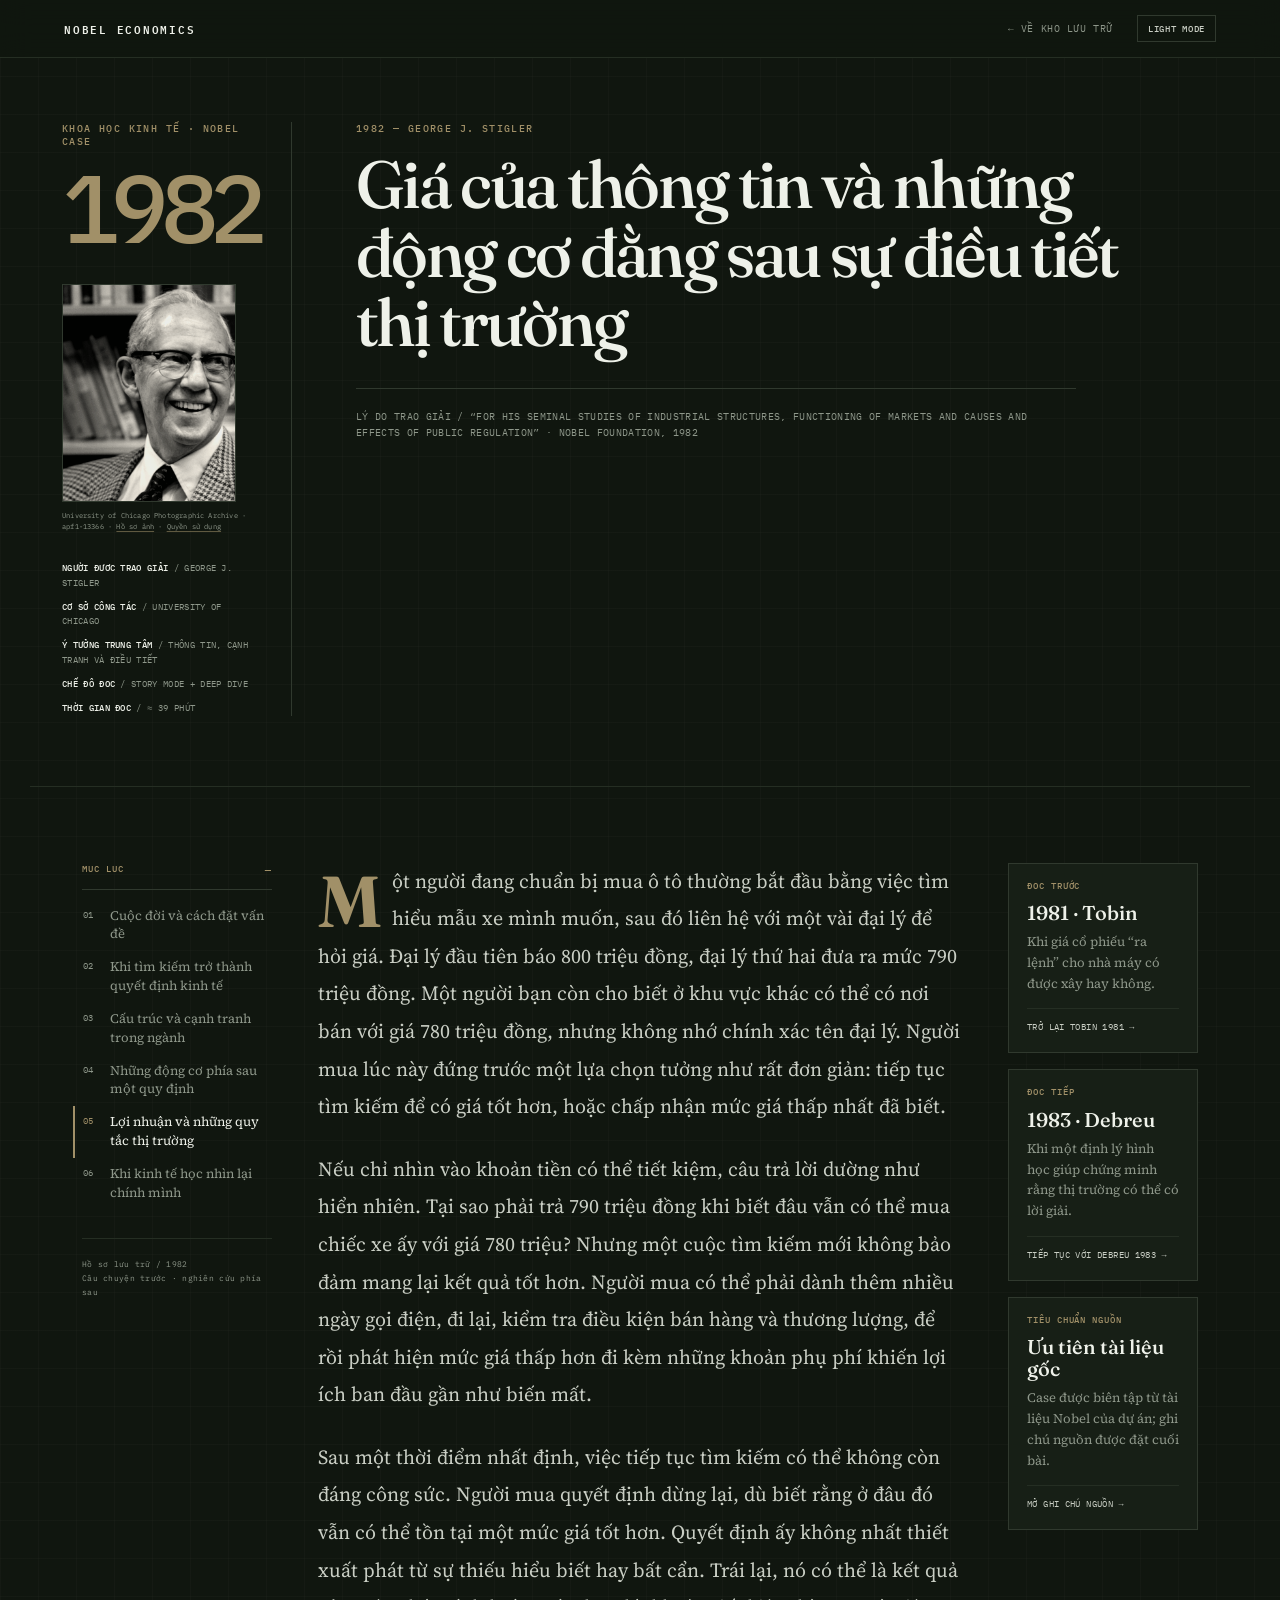
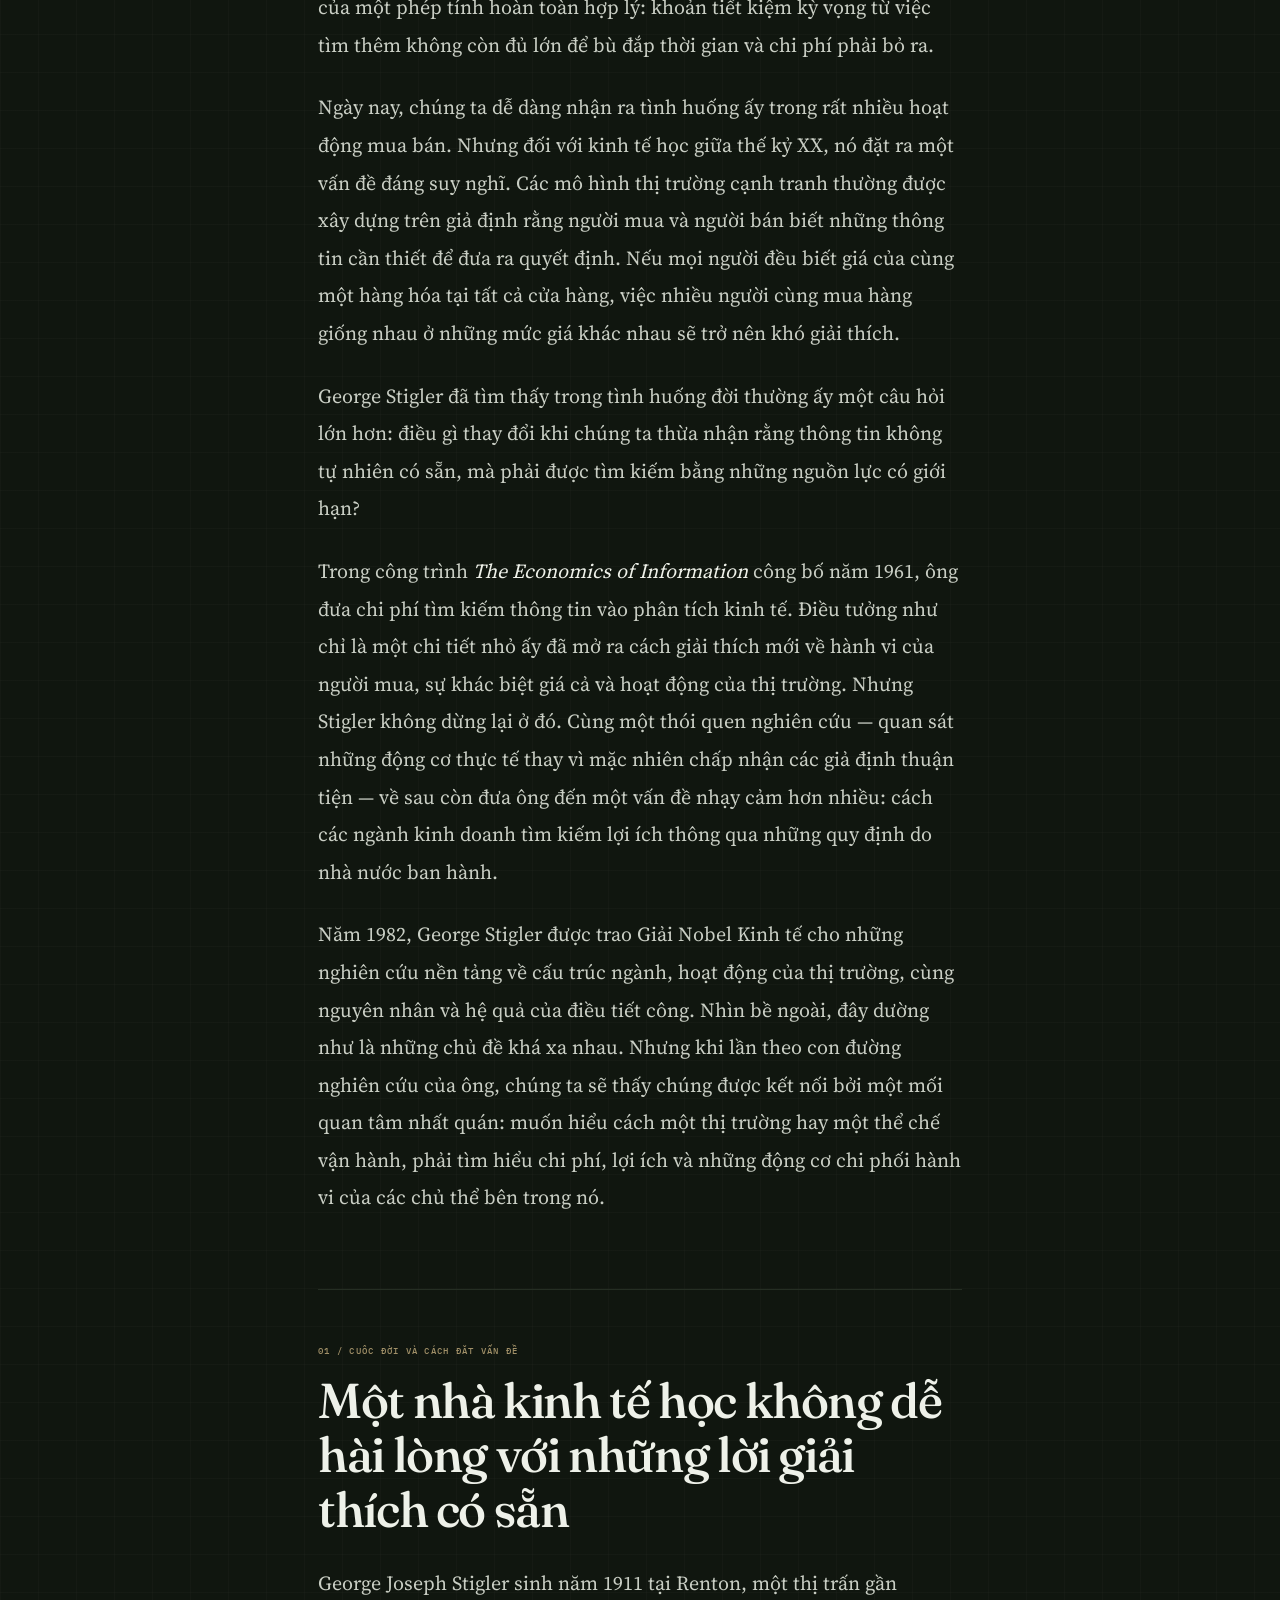
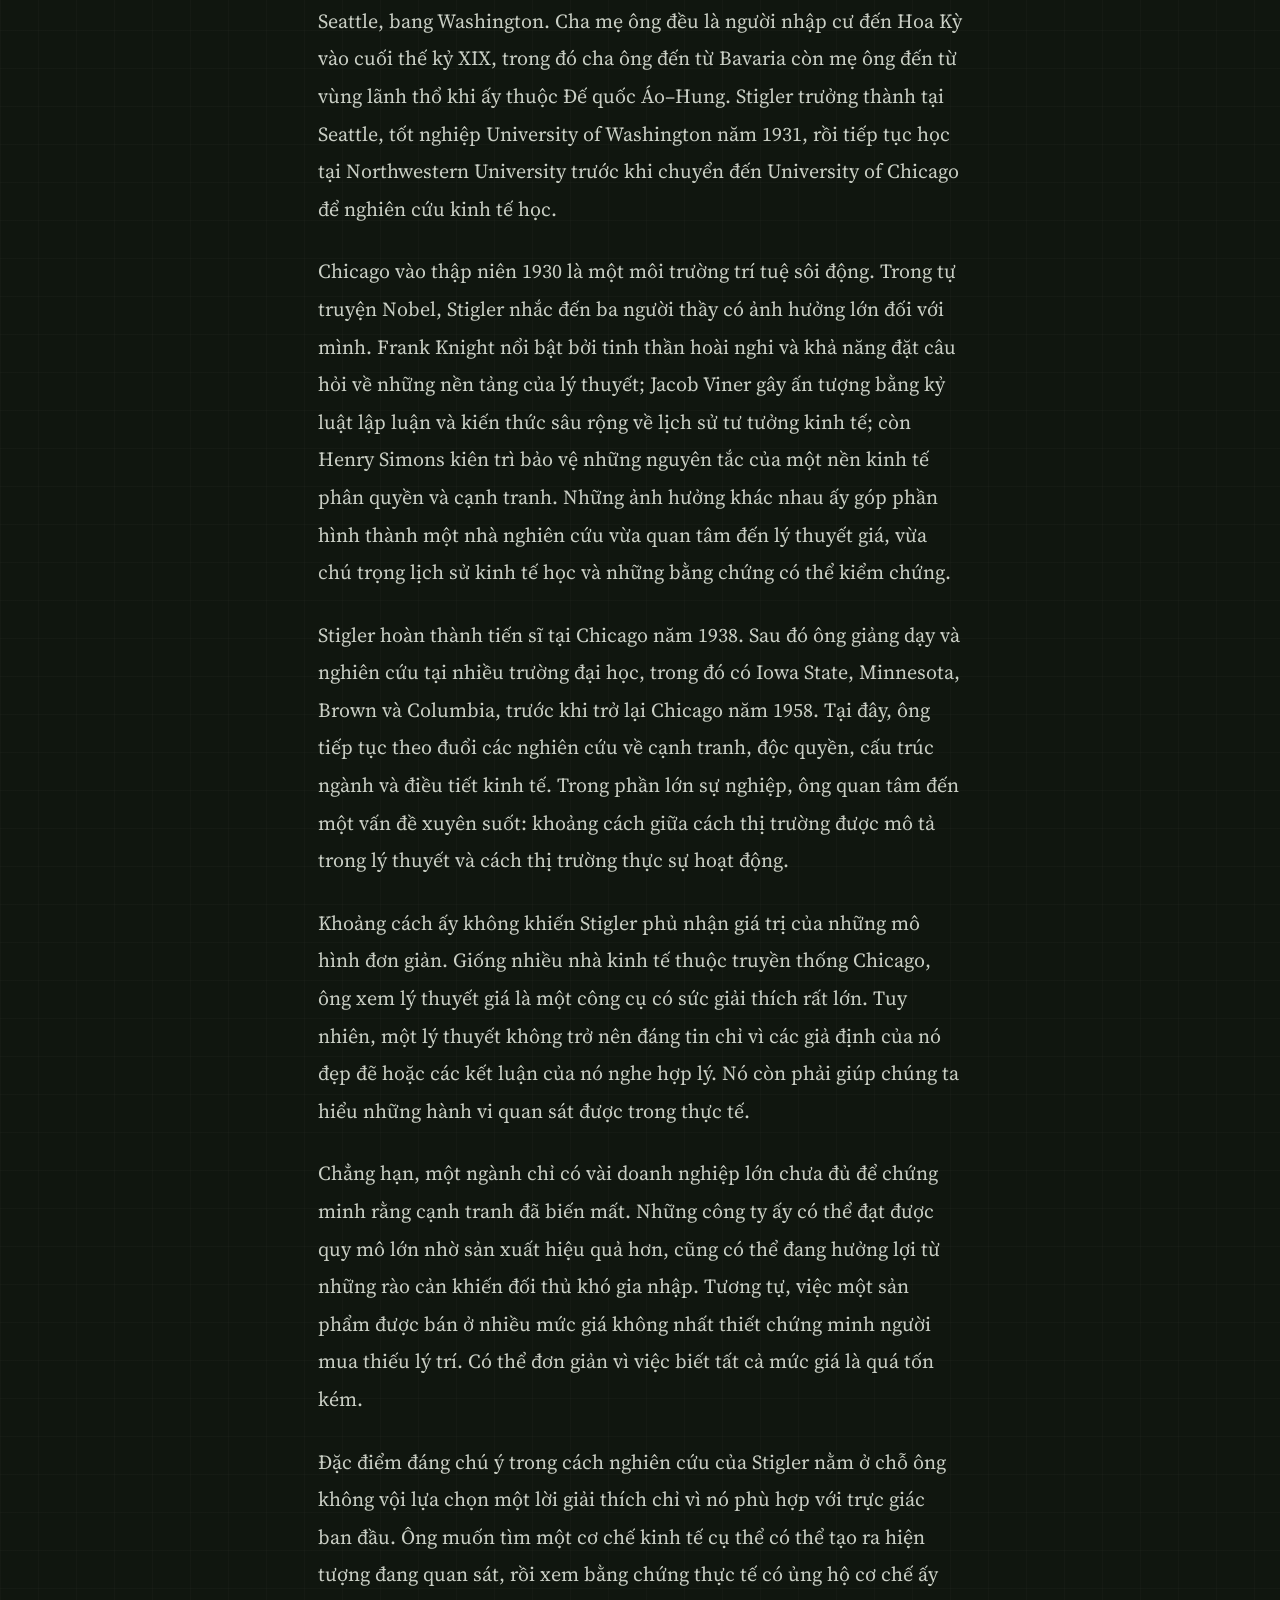
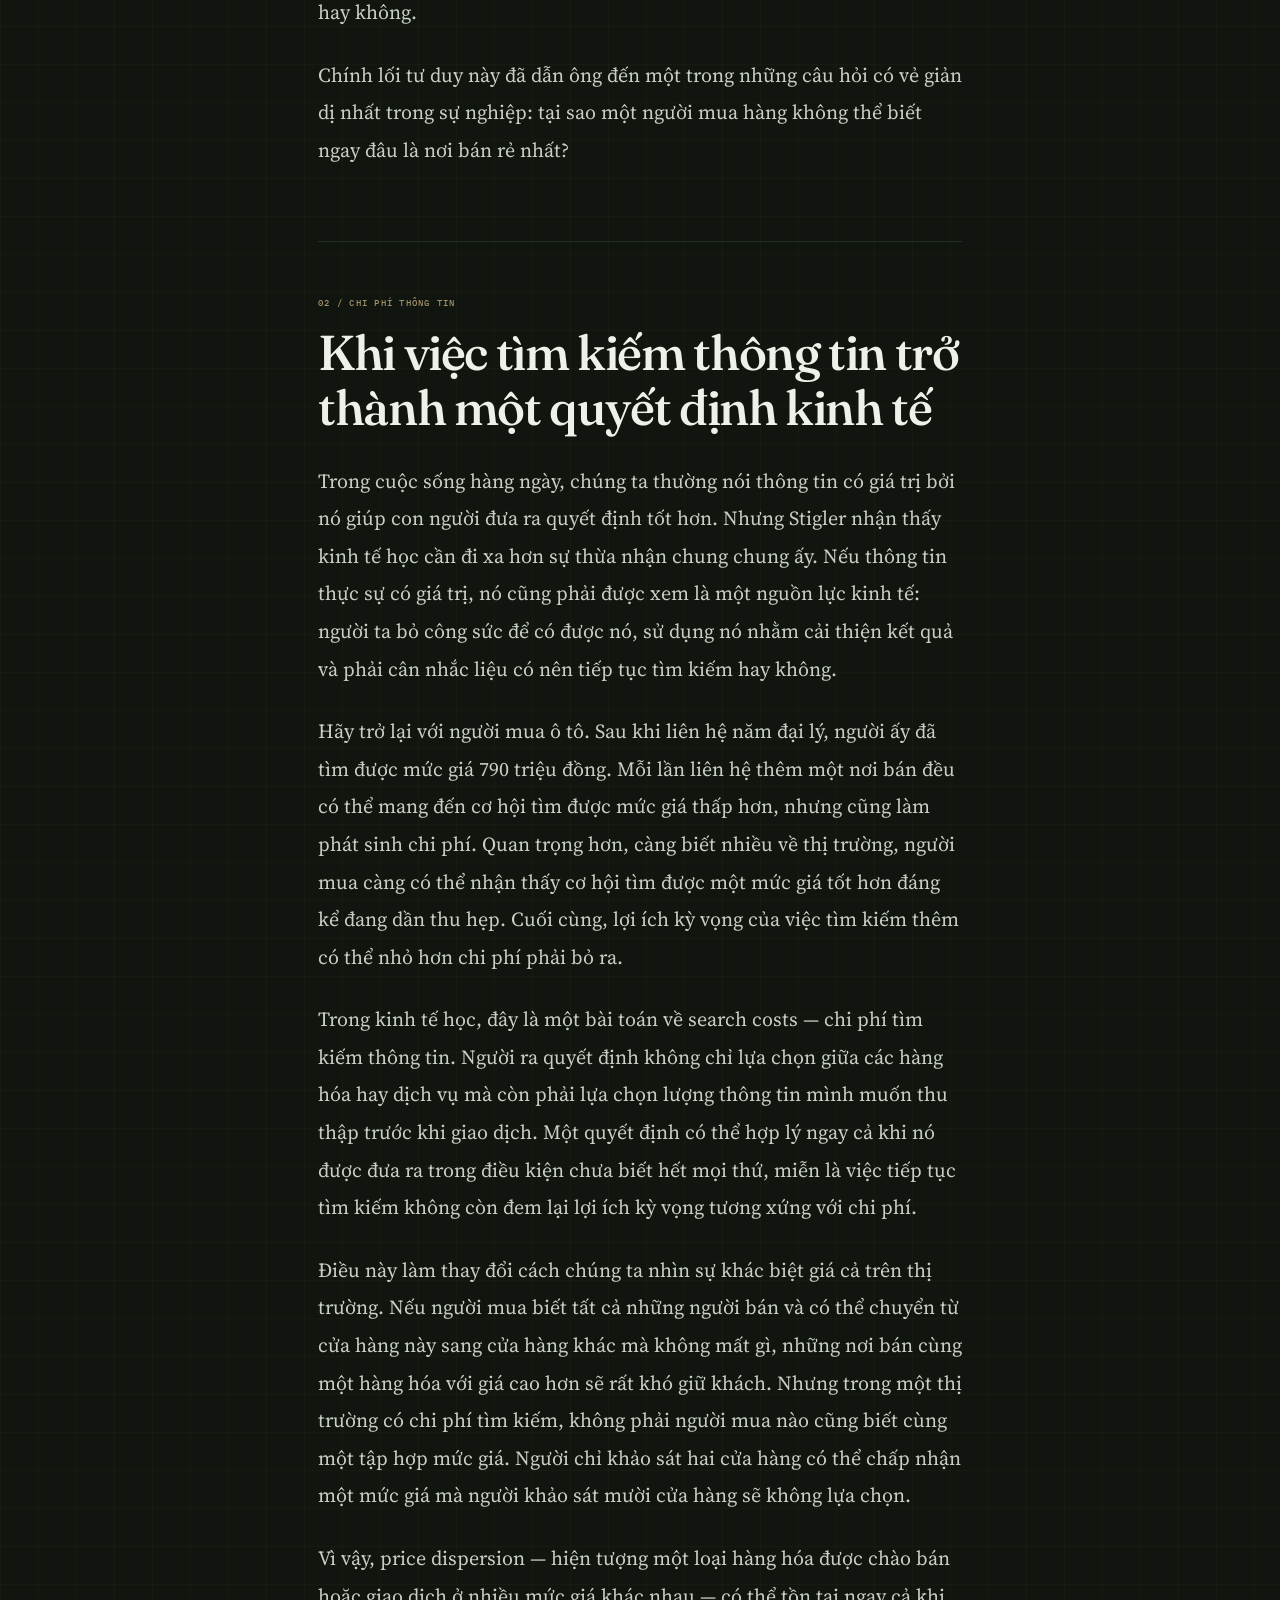
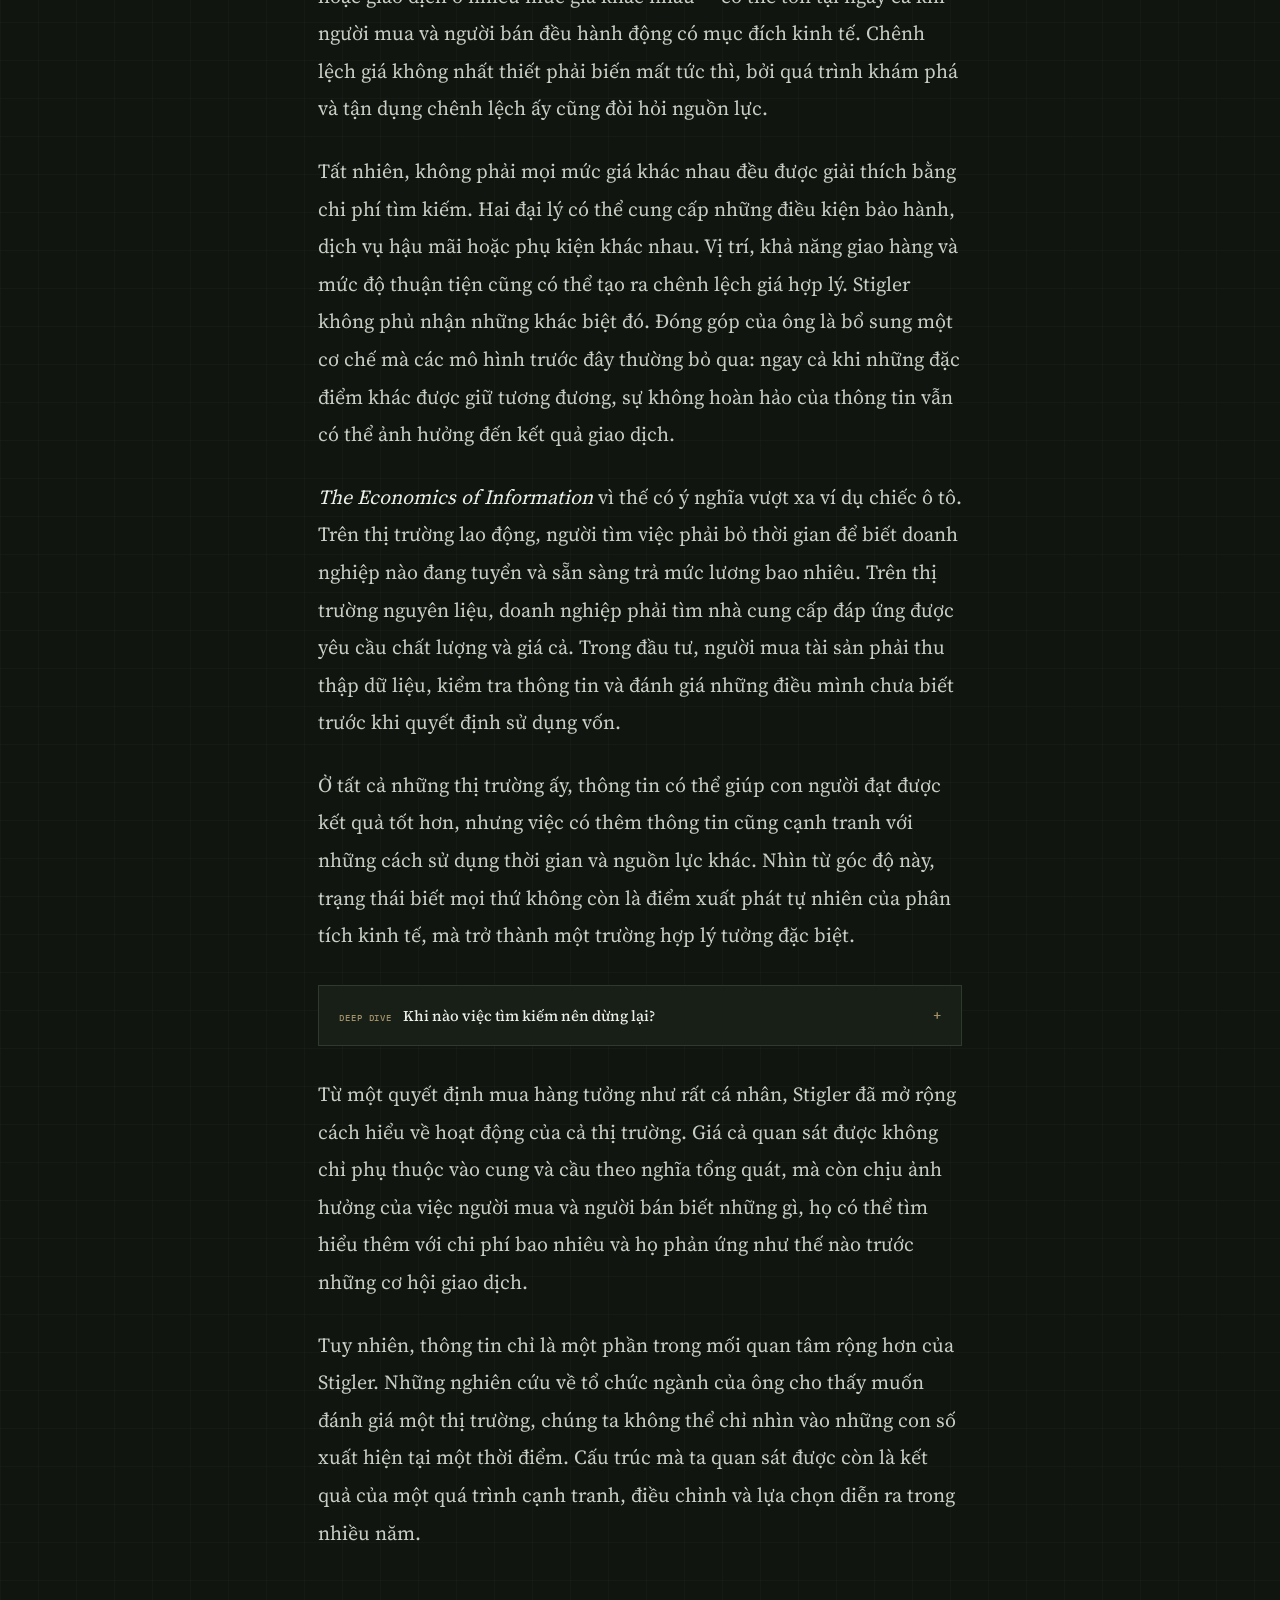
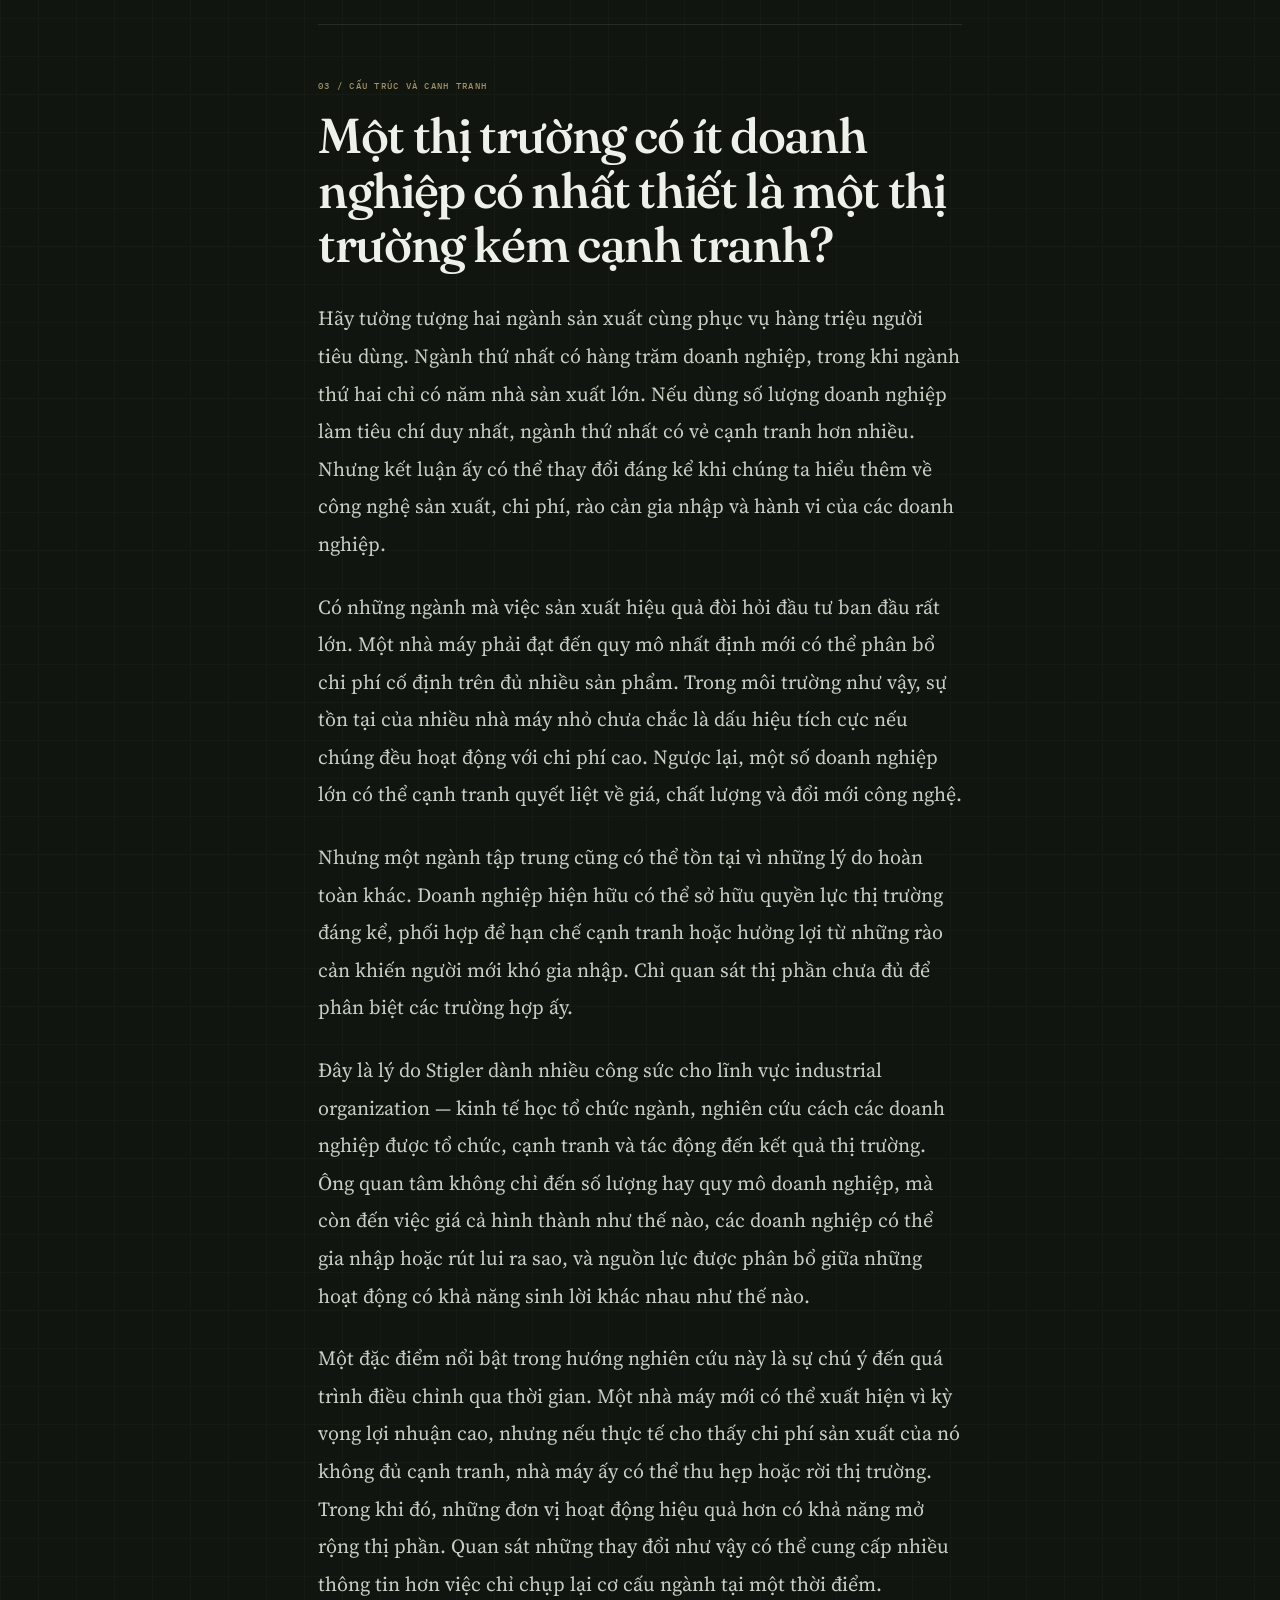
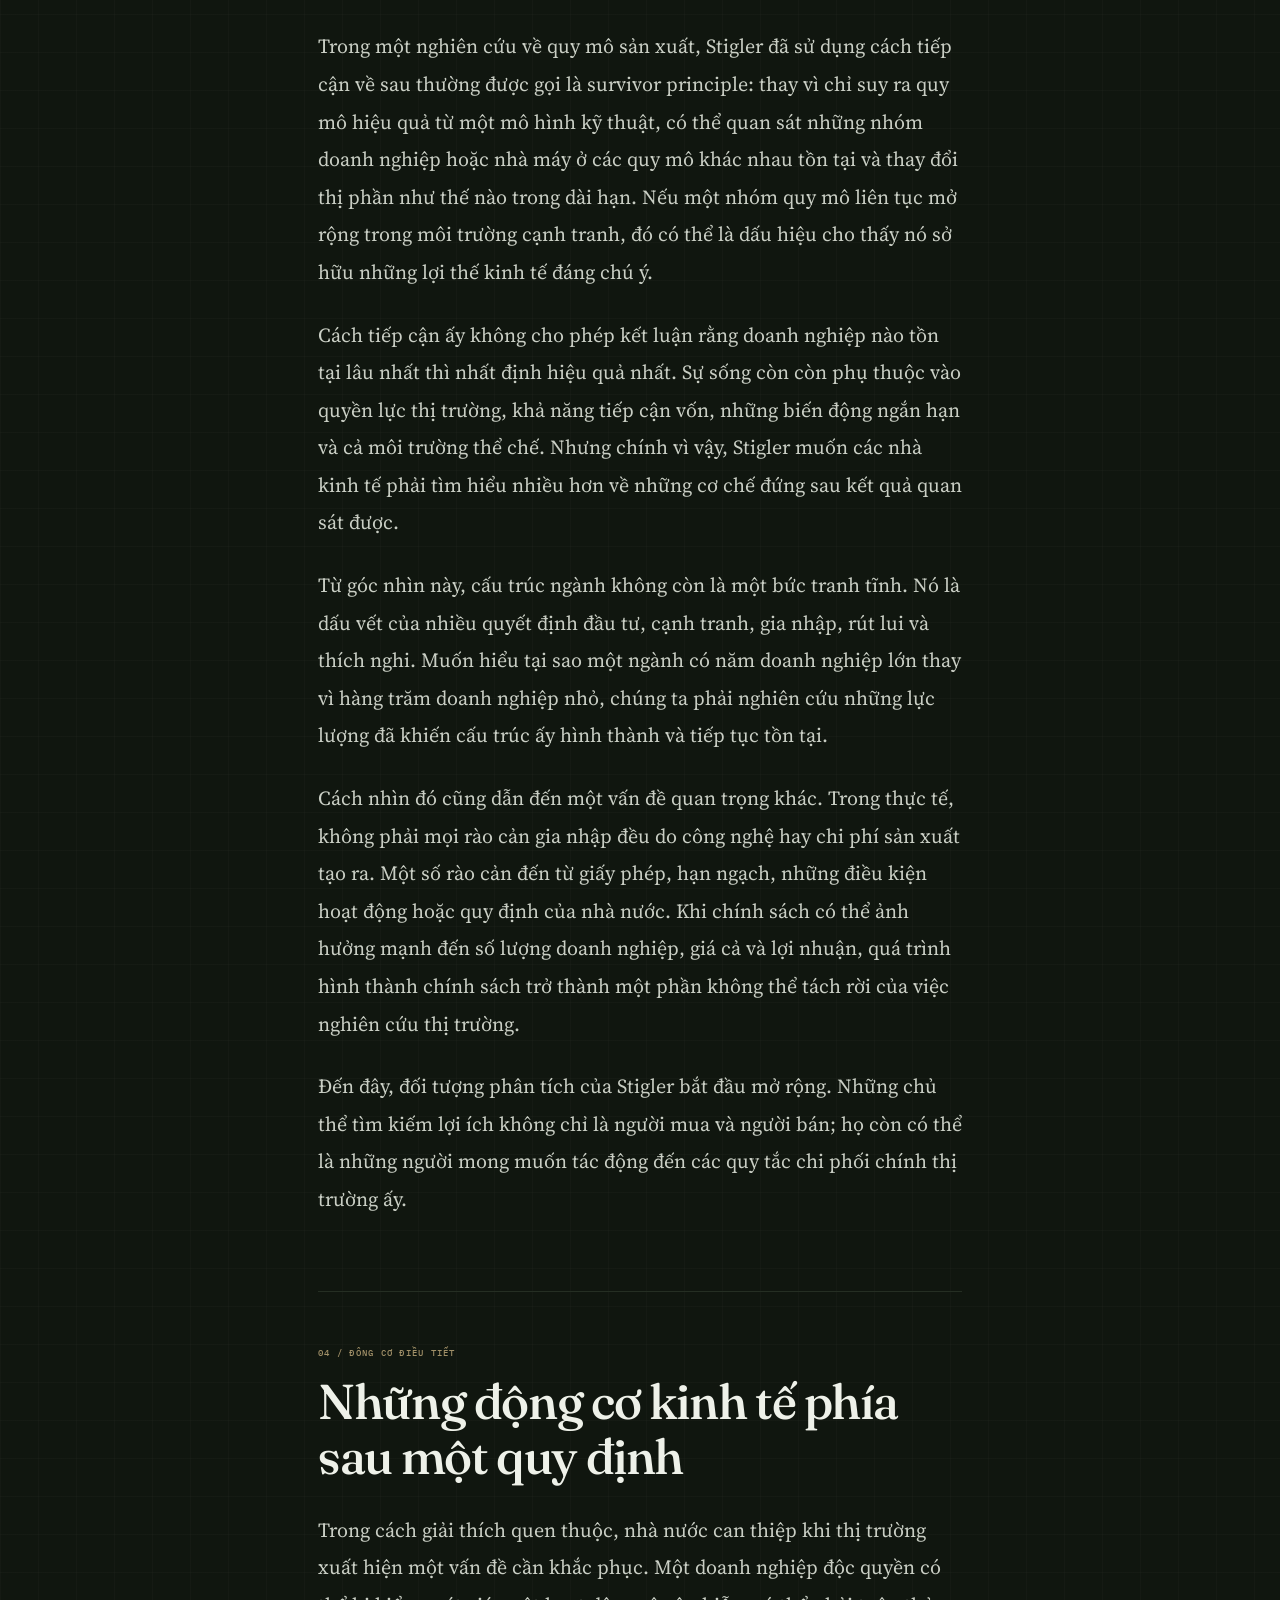
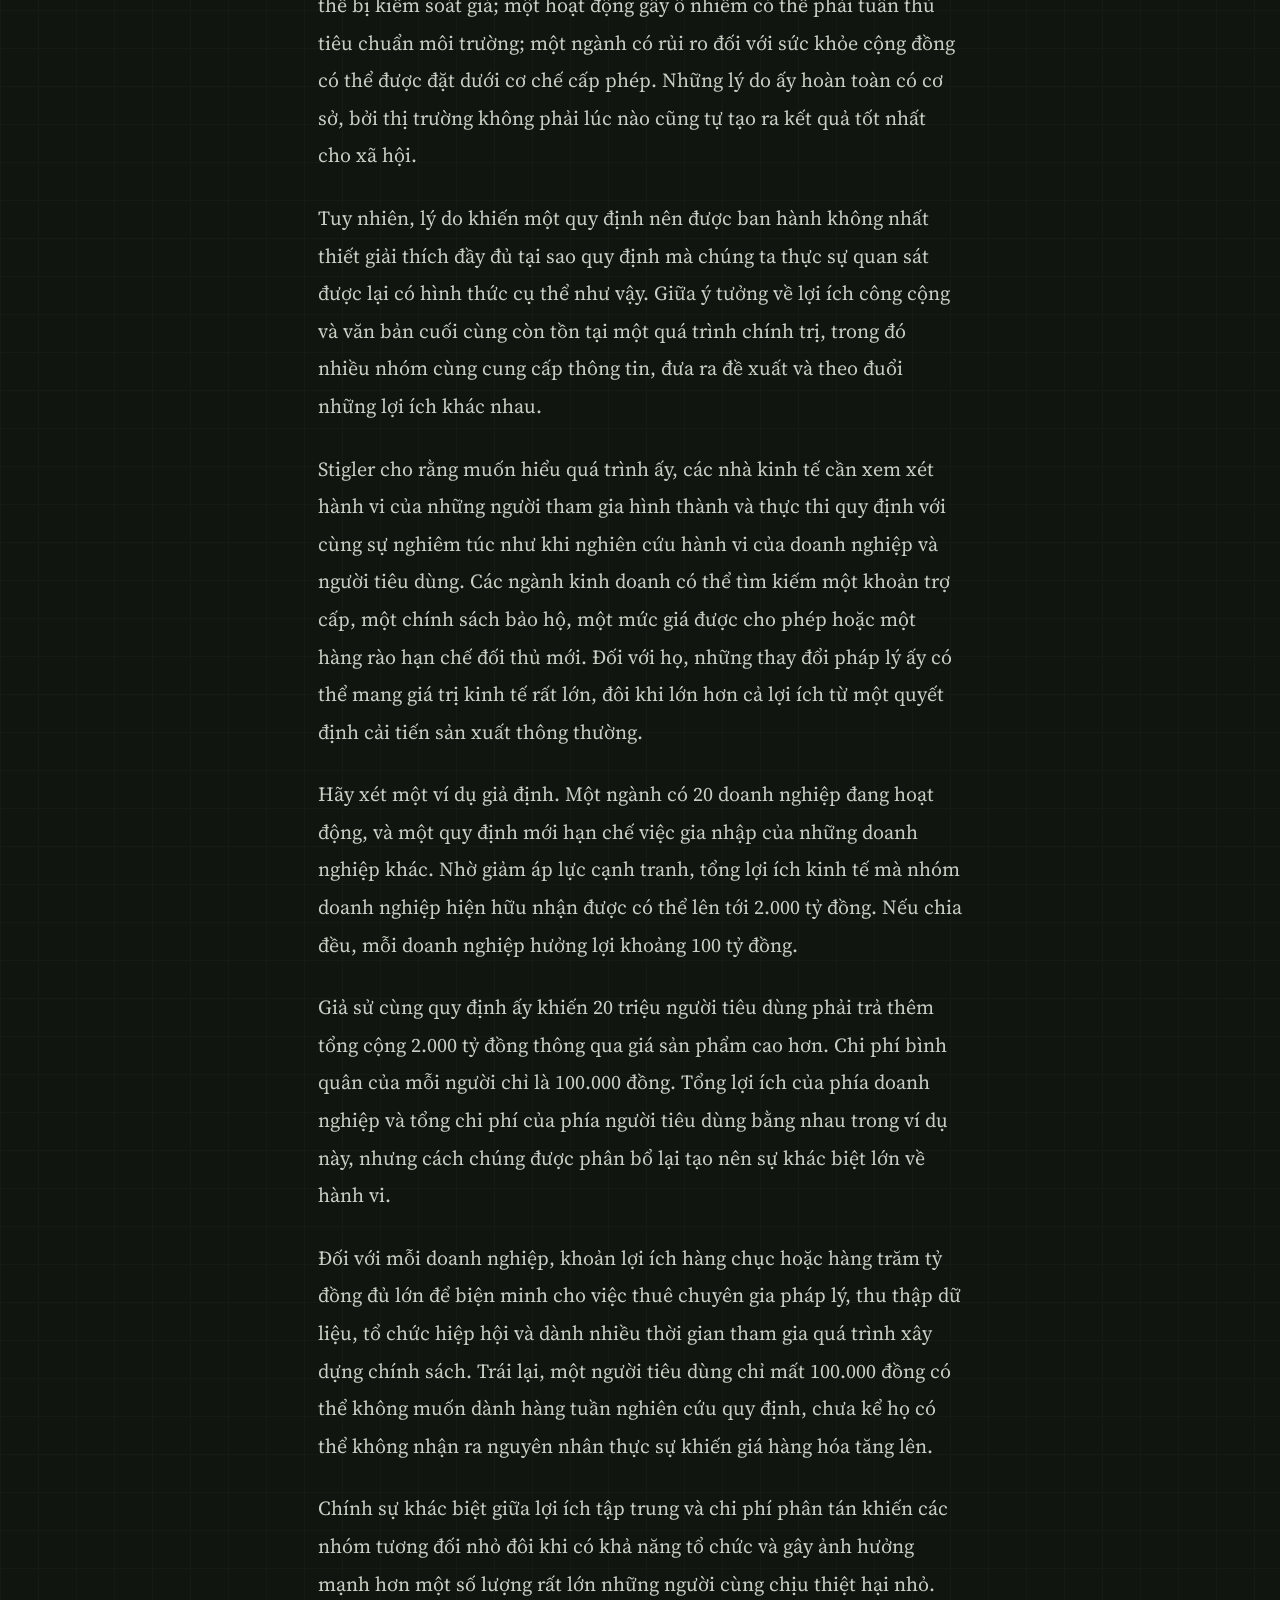
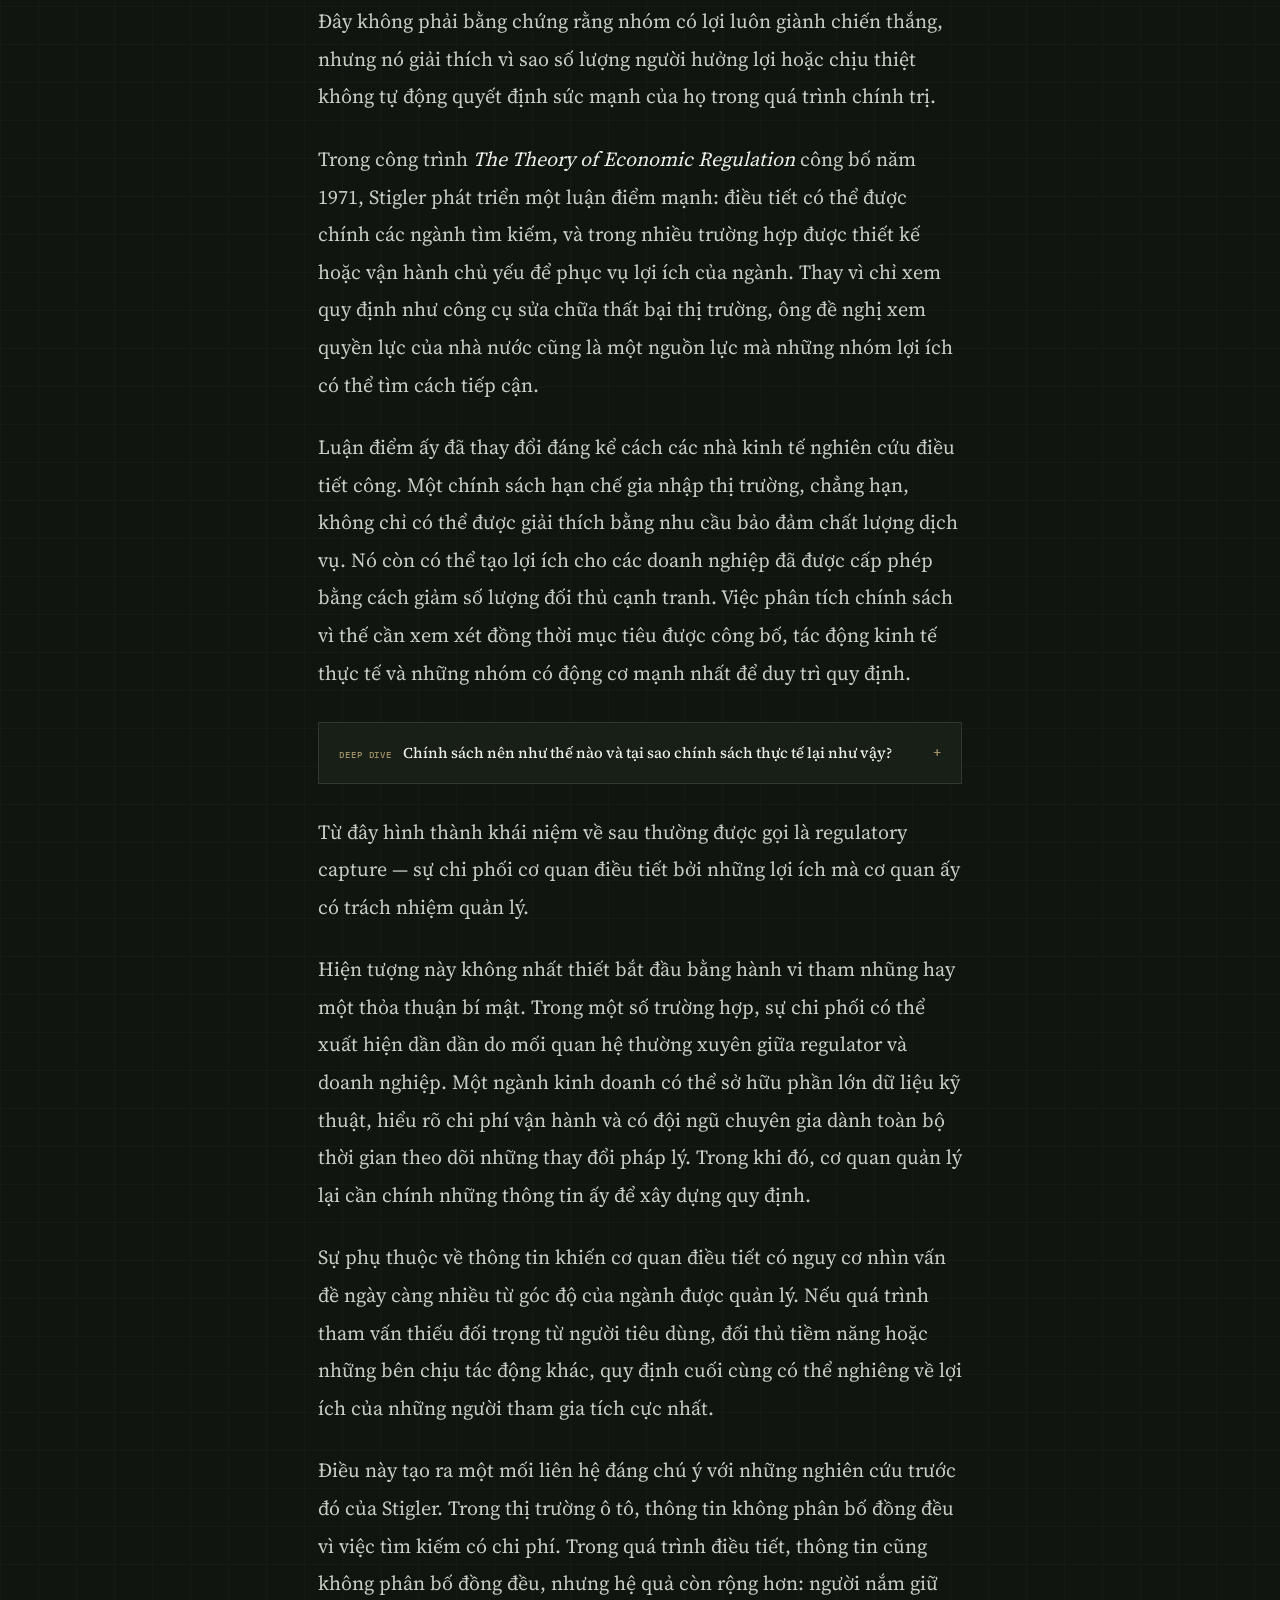
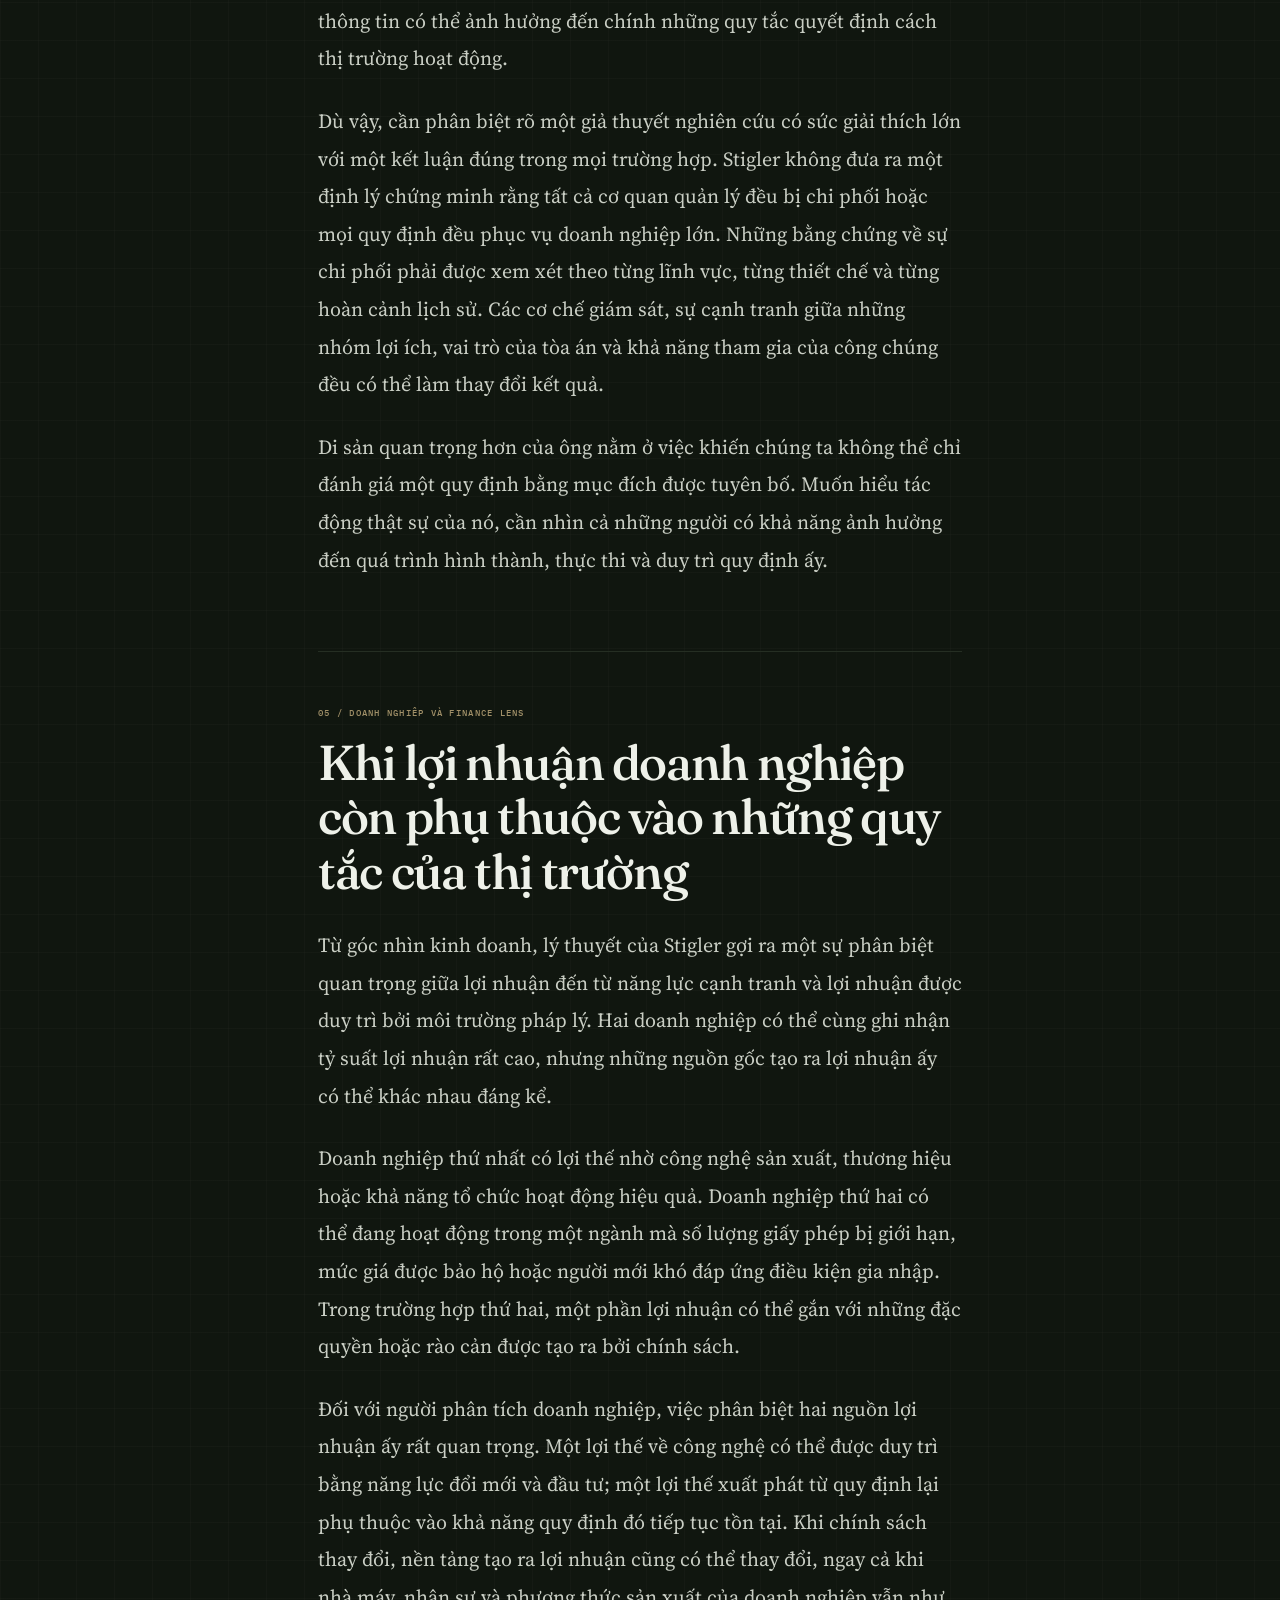
<file: cases/1982.html>
<!doctype html>
<html lang="vi" data-theme="dark">
<head>
<meta charset="utf-8">
<meta name="viewport" content="width=device-width,initial-scale=1">
<meta name="color-scheme" content="dark light">
<meta name="description" content="George J. Stigler và Nobel Kinh tế 1982: chi phí thông tin, cấu trúc ngành, động cơ điều tiết và quá trình tiếp nhận ý tưởng kinh tế học.">
<title>1982 — George J. Stigler | Nobel Economics</title>
<link rel="stylesheet" href="../assets/fonts.css">
<link rel="stylesheet" href="../assets/site.css">
</head>
<body class="case-reader">
<a class="skip-link" href="#story">Đi đến nội dung chính</a>
<div class="progress" id="progress"></div>

<header class="topbar">
  <a class="brand" href="../index.html">NOBEL ECONOMICS</a>
  <div class="nav-right">
    <a class="back" href="../index.html">← Về kho lưu trữ</a>
    <button class="theme-toggle" id="themeToggle" type="button" aria-label="Chuyển giao diện sáng hoặc tối">LIGHT MODE</button>
  </div>
</header>

<section class="case-hero">
 <div class="hero-meta">
  <div><div class="kicker">Khoa học Kinh tế · Nobel Case</div><div class="case-year">1982</div></div>
  <figure class="laureate-portrait">
   <div class="laureate-portrait-frame"><img src="../assets/portraits/george-stigler.jpg" alt="George J. Stigler ngồi trước giá sách; chân dung lưu trữ không ghi năm" decoding="async"></div>
   <figcaption class="portrait-credit">University of Chicago Photographic Archive · apf1-13366 · <a href="https://photoarchive.lib.uchicago.edu/db.xqy?one=apf1-13366.xml" target="_blank" rel="noopener">Hồ sơ ảnh</a> · <a href="https://photoarchive.lib.uchicago.edu/rights.html" target="_blank" rel="noopener">Quyền sử dụng</a></figcaption>
  </figure>
  <div class="meta-list">
   <span><b>Người được trao giải</b> / George J. Stigler</span>
   <span><b>Cơ sở công tác</b> / University of Chicago</span>
   <span><b>Ý tưởng trung tâm</b> / Thông tin, cạnh tranh và điều tiết</span>
   <span><b>Chế độ đọc</b> / Story Mode + Deep Dive</span>
   <span><b>Thời gian đọc</b> / <output data-read-time>Đang tính…</output></span>
  </div>
 </div>
 <div class="hero-title">
  <div class="kicker" data-manuscript-lines="0:0">1982 — GEORGE J. STIGLER</div>
  <h1 data-manuscript-lines="1:1">Giá của thông tin và những động cơ đằng sau sự điều tiết thị trường</h1>
  <div class="citation">Lý do trao giải / “for his seminal studies of industrial structures, functioning of markets and causes and effects of public regulation” · Nobel Foundation, 1982</div>
 </div>
</section>
<main class="read-shell">
 <nav class="toc" id="toc" aria-label="Mục lục bài đọc">
  <details class="toc-panel" open><summary><span class="toc-title">Mục lục</span><span class="toc-current" data-toc-current>Mở đầu · Người mua ô tô</span></summary>
   <div class="toc-links">
    <a href="#s1" data-short="Cuộc đời Stigler"><span>01</span> Cuộc đời và cách đặt vấn đề</a>
    <a href="#s2" data-short="Chi phí thông tin"><span>02</span> Khi tìm kiếm trở thành quyết định kinh tế</a>
    <a href="#s3" data-short="Cấu trúc & cạnh tranh"><span>03</span> Cấu trúc và cạnh tranh trong ngành</a>
    <a href="#s4" data-short="Động cơ điều tiết"><span>04</span> Những động cơ phía sau một quy định</a>
    <a href="#s5" data-short="Doanh nghiệp & Finance Lens"><span>05</span> Lợi nhuận và những quy tắc thị trường</a>
    <a href="#s6" data-short="Tiến bộ kinh tế học"><span>06</span> Khi kinh tế học nhìn lại chính mình</a>
   </div>
  </details><div class="toc-year">Hồ sơ lưu trữ / 1982<br>Câu chuyện trước · nghiên cứu phía sau</div>
 </nav>
 <article class="story" id="story">
<div class="story-section" id="opening" aria-label="Mở đầu">
<p data-manuscript-lines="2:2" class="dropcap">Một người đang chuẩn bị mua ô tô thường bắt đầu bằng việc tìm hiểu mẫu xe mình muốn, sau đó liên hệ với một vài đại lý để hỏi giá. Đại lý đầu tiên báo 800 triệu đồng, đại lý thứ hai đưa ra mức 790 triệu đồng. Một người bạn còn cho biết ở khu vực khác có thể có nơi bán với giá 780 triệu đồng, nhưng không nhớ chính xác tên đại lý. Người mua lúc này đứng trước một lựa chọn tưởng như rất đơn giản: tiếp tục tìm kiếm để có giá tốt hơn, hoặc chấp nhận mức giá thấp nhất đã biết.</p>
<p data-manuscript-lines="3:3">Nếu chỉ nhìn vào khoản tiền có thể tiết kiệm, câu trả lời dường như hiển nhiên. Tại sao phải trả 790 triệu đồng khi biết đâu vẫn có thể mua chiếc xe ấy với giá 780 triệu? Nhưng một cuộc tìm kiếm mới không bảo đảm mang lại kết quả tốt hơn. Người mua có thể phải dành thêm nhiều ngày gọi điện, đi lại, kiểm tra điều kiện bán hàng và thương lượng, để rồi phát hiện mức giá thấp hơn đi kèm những khoản phụ phí khiến lợi ích ban đầu gần như biến mất.</p>
<p data-manuscript-lines="4:4">Sau một thời điểm nhất định, việc tiếp tục tìm kiếm có thể không còn đáng công sức. Người mua quyết định dừng lại, dù biết rằng ở đâu đó vẫn có thể tồn tại một mức giá tốt hơn. Quyết định ấy không nhất thiết xuất phát từ sự thiếu hiểu biết hay bất cẩn. Trái lại, nó có thể là kết quả của một phép tính hoàn toàn hợp lý: khoản tiết kiệm kỳ vọng từ việc tìm thêm không còn đủ lớn để bù đắp thời gian và chi phí phải bỏ ra.</p>
<p data-manuscript-lines="5:5">Ngày nay, chúng ta dễ dàng nhận ra tình huống ấy trong rất nhiều hoạt động mua bán. Nhưng đối với kinh tế học giữa thế kỷ XX, nó đặt ra một vấn đề đáng suy nghĩ. Các mô hình thị trường cạnh tranh thường được xây dựng trên giả định rằng người mua và người bán biết những thông tin cần thiết để đưa ra quyết định. Nếu mọi người đều biết giá của cùng một hàng hóa tại tất cả cửa hàng, việc nhiều người cùng mua hàng giống nhau ở những mức giá khác nhau sẽ trở nên khó giải thích.</p>
<p data-manuscript-lines="6:6">George Stigler đã tìm thấy trong tình huống đời thường ấy một câu hỏi lớn hơn: điều gì thay đổi khi chúng ta thừa nhận rằng thông tin không tự nhiên có sẵn, mà phải được tìm kiếm bằng những nguồn lực có giới hạn?</p>
<p data-manuscript-lines="7:7">Trong công trình <em>The Economics of Information</em> công bố năm 1961, ông đưa chi phí tìm kiếm thông tin vào phân tích kinh tế. Điều tưởng như chỉ là một chi tiết nhỏ ấy đã mở ra cách giải thích mới về hành vi của người mua, sự khác biệt giá cả và hoạt động của thị trường. Nhưng Stigler không dừng lại ở đó. Cùng một thói quen nghiên cứu — quan sát những động cơ thực tế thay vì mặc nhiên chấp nhận các giả định thuận tiện — về sau còn đưa ông đến một vấn đề nhạy cảm hơn nhiều: cách các ngành kinh doanh tìm kiếm lợi ích thông qua những quy định do nhà nước ban hành.</p>
<p data-manuscript-lines="8:8">Năm 1982, George Stigler được trao Giải Nobel Kinh tế cho những nghiên cứu nền tảng về cấu trúc ngành, hoạt động của thị trường, cùng nguyên nhân và hệ quả của điều tiết công. Nhìn bề ngoài, đây dường như là những chủ đề khá xa nhau. Nhưng khi lần theo con đường nghiên cứu của ông, chúng ta sẽ thấy chúng được kết nối bởi một mối quan tâm nhất quán: muốn hiểu cách một thị trường hay một thể chế vận hành, phải tìm hiểu chi phí, lợi ích và những động cơ chi phối hành vi của các chủ thể bên trong nó.</p>
</div>
<section class="story-section" id="s1"><div class="section-no">01 / Cuộc đời và cách đặt vấn đề</div><h2 data-manuscript-lines="10:10">Một nhà kinh tế học không dễ hài lòng với những lời giải thích có sẵn</h2>
<p data-manuscript-lines="11:11">George Joseph Stigler sinh năm 1911 tại Renton, một thị trấn gần Seattle, bang Washington. Cha mẹ ông đều là người nhập cư đến Hoa Kỳ vào cuối thế kỷ XIX, trong đó cha ông đến từ Bavaria còn mẹ ông đến từ vùng lãnh thổ khi ấy thuộc Đế quốc Áo–Hung. Stigler trưởng thành tại Seattle, tốt nghiệp University of Washington năm 1931, rồi tiếp tục học tại Northwestern University trước khi chuyển đến University of Chicago để nghiên cứu kinh tế học.</p>
<p data-manuscript-lines="12:12">Chicago vào thập niên 1930 là một môi trường trí tuệ sôi động. Trong tự truyện Nobel, Stigler nhắc đến ba người thầy có ảnh hưởng lớn đối với mình. Frank Knight nổi bật bởi tinh thần hoài nghi và khả năng đặt câu hỏi về những nền tảng của lý thuyết; Jacob Viner gây ấn tượng bằng kỷ luật lập luận và kiến thức sâu rộng về lịch sử tư tưởng kinh tế; còn Henry Simons kiên trì bảo vệ những nguyên tắc của một nền kinh tế phân quyền và cạnh tranh. Những ảnh hưởng khác nhau ấy góp phần hình thành một nhà nghiên cứu vừa quan tâm đến lý thuyết giá, vừa chú trọng lịch sử kinh tế học và những bằng chứng có thể kiểm chứng.</p>
<p data-manuscript-lines="13:13">Stigler hoàn thành tiến sĩ tại Chicago năm 1938. Sau đó ông giảng dạy và nghiên cứu tại nhiều trường đại học, trong đó có Iowa State, Minnesota, Brown và Columbia, trước khi trở lại Chicago năm 1958. Tại đây, ông tiếp tục theo đuổi các nghiên cứu về cạnh tranh, độc quyền, cấu trúc ngành và điều tiết kinh tế. Trong phần lớn sự nghiệp, ông quan tâm đến một vấn đề xuyên suốt: khoảng cách giữa cách thị trường được mô tả trong lý thuyết và cách thị trường thực sự hoạt động.</p>
<p data-manuscript-lines="14:14">Khoảng cách ấy không khiến Stigler phủ nhận giá trị của những mô hình đơn giản. Giống nhiều nhà kinh tế thuộc truyền thống Chicago, ông xem lý thuyết giá là một công cụ có sức giải thích rất lớn. Tuy nhiên, một lý thuyết không trở nên đáng tin chỉ vì các giả định của nó đẹp đẽ hoặc các kết luận của nó nghe hợp lý. Nó còn phải giúp chúng ta hiểu những hành vi quan sát được trong thực tế.</p>
<p data-manuscript-lines="15:15">Chẳng hạn, một ngành chỉ có vài doanh nghiệp lớn chưa đủ để chứng minh rằng cạnh tranh đã biến mất. Những công ty ấy có thể đạt được quy mô lớn nhờ sản xuất hiệu quả hơn, cũng có thể đang hưởng lợi từ những rào cản khiến đối thủ khó gia nhập. Tương tự, việc một sản phẩm được bán ở nhiều mức giá không nhất thiết chứng minh người mua thiếu lý trí. Có thể đơn giản vì việc biết tất cả mức giá là quá tốn kém.</p>
<p data-manuscript-lines="16:16">Đặc điểm đáng chú ý trong cách nghiên cứu của Stigler nằm ở chỗ ông không vội lựa chọn một lời giải thích chỉ vì nó phù hợp với trực giác ban đầu. Ông muốn tìm một cơ chế kinh tế cụ thể có thể tạo ra hiện tượng đang quan sát, rồi xem bằng chứng thực tế có ủng hộ cơ chế ấy hay không.</p>
<p data-manuscript-lines="17:17">Chính lối tư duy này đã dẫn ông đến một trong những câu hỏi có vẻ giản dị nhất trong sự nghiệp: tại sao một người mua hàng không thể biết ngay đâu là nơi bán rẻ nhất?</p>
</section>
<section class="story-section" id="s2"><div class="section-no">02 / Chi phí thông tin</div><h2 data-manuscript-lines="19:19">Khi việc tìm kiếm thông tin trở thành một quyết định kinh tế</h2>
<p data-manuscript-lines="20:20">Trong cuộc sống hàng ngày, chúng ta thường nói thông tin có giá trị bởi nó giúp con người đưa ra quyết định tốt hơn. Nhưng Stigler nhận thấy kinh tế học cần đi xa hơn sự thừa nhận chung chung ấy. Nếu thông tin thực sự có giá trị, nó cũng phải được xem là một nguồn lực kinh tế: người ta bỏ công sức để có được nó, sử dụng nó nhằm cải thiện kết quả và phải cân nhắc liệu có nên tiếp tục tìm kiếm hay không.</p>
<p data-manuscript-lines="21:21">Hãy trở lại với người mua ô tô. Sau khi liên hệ năm đại lý, người ấy đã tìm được mức giá 790 triệu đồng. Mỗi lần liên hệ thêm một nơi bán đều có thể mang đến cơ hội tìm được mức giá thấp hơn, nhưng cũng làm phát sinh chi phí. Quan trọng hơn, càng biết nhiều về thị trường, người mua càng có thể nhận thấy cơ hội tìm được một mức giá tốt hơn đáng kể đang dần thu hẹp. Cuối cùng, lợi ích kỳ vọng của việc tìm kiếm thêm có thể nhỏ hơn chi phí phải bỏ ra.</p>
<p data-manuscript-lines="22:22">Trong kinh tế học, đây là một bài toán về search costs — chi phí tìm kiếm thông tin. Người ra quyết định không chỉ lựa chọn giữa các hàng hóa hay dịch vụ mà còn phải lựa chọn lượng thông tin mình muốn thu thập trước khi giao dịch. Một quyết định có thể hợp lý ngay cả khi nó được đưa ra trong điều kiện chưa biết hết mọi thứ, miễn là việc tiếp tục tìm kiếm không còn đem lại lợi ích kỳ vọng tương xứng với chi phí.</p>
<p data-manuscript-lines="23:23">Điều này làm thay đổi cách chúng ta nhìn sự khác biệt giá cả trên thị trường. Nếu người mua biết tất cả những người bán và có thể chuyển từ cửa hàng này sang cửa hàng khác mà không mất gì, những nơi bán cùng một hàng hóa với giá cao hơn sẽ rất khó giữ khách. Nhưng trong một thị trường có chi phí tìm kiếm, không phải người mua nào cũng biết cùng một tập hợp mức giá. Người chỉ khảo sát hai cửa hàng có thể chấp nhận một mức giá mà người khảo sát mười cửa hàng sẽ không lựa chọn.</p>
<p data-manuscript-lines="24:24">Vì vậy, price dispersion — hiện tượng một loại hàng hóa được chào bán hoặc giao dịch ở nhiều mức giá khác nhau — có thể tồn tại ngay cả khi người mua và người bán đều hành động có mục đích kinh tế. Chênh lệch giá không nhất thiết phải biến mất tức thì, bởi quá trình khám phá và tận dụng chênh lệch ấy cũng đòi hỏi nguồn lực.</p>
<p data-manuscript-lines="25:25">Tất nhiên, không phải mọi mức giá khác nhau đều được giải thích bằng chi phí tìm kiếm. Hai đại lý có thể cung cấp những điều kiện bảo hành, dịch vụ hậu mãi hoặc phụ kiện khác nhau. Vị trí, khả năng giao hàng và mức độ thuận tiện cũng có thể tạo ra chênh lệch giá hợp lý. Stigler không phủ nhận những khác biệt đó. Đóng góp của ông là bổ sung một cơ chế mà các mô hình trước đây thường bỏ qua: ngay cả khi những đặc điểm khác được giữ tương đương, sự không hoàn hảo của thông tin vẫn có thể ảnh hưởng đến kết quả giao dịch.</p>
<p data-manuscript-lines="26:26"><em>The Economics of Information</em> vì thế có ý nghĩa vượt xa ví dụ chiếc ô tô. Trên thị trường lao động, người tìm việc phải bỏ thời gian để biết doanh nghiệp nào đang tuyển và sẵn sàng trả mức lương bao nhiêu. Trên thị trường nguyên liệu, doanh nghiệp phải tìm nhà cung cấp đáp ứng được yêu cầu chất lượng và giá cả. Trong đầu tư, người mua tài sản phải thu thập dữ liệu, kiểm tra thông tin và đánh giá những điều mình chưa biết trước khi quyết định sử dụng vốn.</p>
<p data-manuscript-lines="27:27">Ở tất cả những thị trường ấy, thông tin có thể giúp con người đạt được kết quả tốt hơn, nhưng việc có thêm thông tin cũng cạnh tranh với những cách sử dụng thời gian và nguồn lực khác. Nhìn từ góc độ này, trạng thái biết mọi thứ không còn là điểm xuất phát tự nhiên của phân tích kinh tế, mà trở thành một trường hợp lý tưởng đặc biệt.</p>
<details class="deep"><summary data-manuscript-lines="28:28"><span class="deep-kind">Deep Dive</span> Khi nào việc tìm kiếm nên dừng lại?</summary><div class="content">
<p data-manuscript-lines="29:29">Cách giải thích của Stigler có thể được diễn đạt bằng nguyên tắc so sánh lợi ích biên và chi phí biên. Người mua tiếp tục tìm kiếm khi khoản tiết kiệm kỳ vọng từ một lần tìm kiếm bổ sung lớn hơn chi phí của lần tìm kiếm đó. Khi lợi ích kỳ vọng giảm xuống dưới chi phí, việc dừng lại trở thành lựa chọn hợp lý.</p>
<p data-manuscript-lines="30:30">Với những tài sản giá trị lớn hoặc được mua đi bán lại thường xuyên, thông tin thu thập được có thể mang lại lợi ích đáng kể nên người mua có động cơ tìm kiếm nhiều hơn. Ngược lại, với những giao dịch nhỏ và ít quan trọng, chi phí tìm hiểu có thể nhanh chóng vượt quá lợi ích thu được.</p>
<p data-manuscript-lines="31:31">Điều cốt lõi không phải là mọi người đều tìm được lượng thông tin tối ưu trong thực tế. Nó là việc có thể phân tích quá trình tìm kiếm thông tin bằng chính các nguyên tắc kinh tế học được sử dụng để phân tích những quyết định khác.</p>
</div></details>
<p data-manuscript-lines="33:33">Từ một quyết định mua hàng tưởng như rất cá nhân, Stigler đã mở rộng cách hiểu về hoạt động của cả thị trường. Giá cả quan sát được không chỉ phụ thuộc vào cung và cầu theo nghĩa tổng quát, mà còn chịu ảnh hưởng của việc người mua và người bán biết những gì, họ có thể tìm hiểu thêm với chi phí bao nhiêu và họ phản ứng như thế nào trước những cơ hội giao dịch.</p>
<p data-manuscript-lines="34:34">Tuy nhiên, thông tin chỉ là một phần trong mối quan tâm rộng hơn của Stigler. Những nghiên cứu về tổ chức ngành của ông cho thấy muốn đánh giá một thị trường, chúng ta không thể chỉ nhìn vào những con số xuất hiện tại một thời điểm. Cấu trúc mà ta quan sát được còn là kết quả của một quá trình cạnh tranh, điều chỉnh và lựa chọn diễn ra trong nhiều năm.</p>
</section>
<section class="story-section" id="s3"><div class="section-no">03 / Cấu trúc và cạnh tranh</div><h2 data-manuscript-lines="35:35">Một thị trường có ít doanh nghiệp có nhất thiết là một thị trường kém cạnh tranh?</h2>
<p data-manuscript-lines="36:36">Hãy tưởng tượng hai ngành sản xuất cùng phục vụ hàng triệu người tiêu dùng. Ngành thứ nhất có hàng trăm doanh nghiệp, trong khi ngành thứ hai chỉ có năm nhà sản xuất lớn. Nếu dùng số lượng doanh nghiệp làm tiêu chí duy nhất, ngành thứ nhất có vẻ cạnh tranh hơn nhiều. Nhưng kết luận ấy có thể thay đổi đáng kể khi chúng ta hiểu thêm về công nghệ sản xuất, chi phí, rào cản gia nhập và hành vi của các doanh nghiệp.</p>
<p data-manuscript-lines="37:37">Có những ngành mà việc sản xuất hiệu quả đòi hỏi đầu tư ban đầu rất lớn. Một nhà máy phải đạt đến quy mô nhất định mới có thể phân bổ chi phí cố định trên đủ nhiều sản phẩm. Trong môi trường như vậy, sự tồn tại của nhiều nhà máy nhỏ chưa chắc là dấu hiệu tích cực nếu chúng đều hoạt động với chi phí cao. Ngược lại, một số doanh nghiệp lớn có thể cạnh tranh quyết liệt về giá, chất lượng và đổi mới công nghệ.</p>
<p data-manuscript-lines="38:38">Nhưng một ngành tập trung cũng có thể tồn tại vì những lý do hoàn toàn khác. Doanh nghiệp hiện hữu có thể sở hữu quyền lực thị trường đáng kể, phối hợp để hạn chế cạnh tranh hoặc hưởng lợi từ những rào cản khiến người mới khó gia nhập. Chỉ quan sát thị phần chưa đủ để phân biệt các trường hợp ấy.</p>
<p data-manuscript-lines="39:39">Đây là lý do Stigler dành nhiều công sức cho lĩnh vực industrial organization — kinh tế học tổ chức ngành, nghiên cứu cách các doanh nghiệp được tổ chức, cạnh tranh và tác động đến kết quả thị trường. Ông quan tâm không chỉ đến số lượng hay quy mô doanh nghiệp, mà còn đến việc giá cả hình thành như thế nào, các doanh nghiệp có thể gia nhập hoặc rút lui ra sao, và nguồn lực được phân bổ giữa những hoạt động có khả năng sinh lời khác nhau như thế nào.</p>
<p data-manuscript-lines="40:40">Một đặc điểm nổi bật trong hướng nghiên cứu này là sự chú ý đến quá trình điều chỉnh qua thời gian. Một nhà máy mới có thể xuất hiện vì kỳ vọng lợi nhuận cao, nhưng nếu thực tế cho thấy chi phí sản xuất của nó không đủ cạnh tranh, nhà máy ấy có thể thu hẹp hoặc rời thị trường. Trong khi đó, những đơn vị hoạt động hiệu quả hơn có khả năng mở rộng thị phần. Quan sát những thay đổi như vậy có thể cung cấp nhiều thông tin hơn việc chỉ chụp lại cơ cấu ngành tại một thời điểm.</p>
<p data-manuscript-lines="41:41">Trong một nghiên cứu về quy mô sản xuất, Stigler đã sử dụng cách tiếp cận về sau thường được gọi là survivor principle: thay vì chỉ suy ra quy mô hiệu quả từ một mô hình kỹ thuật, có thể quan sát những nhóm doanh nghiệp hoặc nhà máy ở các quy mô khác nhau tồn tại và thay đổi thị phần như thế nào trong dài hạn. Nếu một nhóm quy mô liên tục mở rộng trong môi trường cạnh tranh, đó có thể là dấu hiệu cho thấy nó sở hữu những lợi thế kinh tế đáng chú ý.</p>
<p data-manuscript-lines="42:42">Cách tiếp cận ấy không cho phép kết luận rằng doanh nghiệp nào tồn tại lâu nhất thì nhất định hiệu quả nhất. Sự sống còn còn phụ thuộc vào quyền lực thị trường, khả năng tiếp cận vốn, những biến động ngắn hạn và cả môi trường thể chế. Nhưng chính vì vậy, Stigler muốn các nhà kinh tế phải tìm hiểu nhiều hơn về những cơ chế đứng sau kết quả quan sát được.</p>
<p data-manuscript-lines="43:43">Từ góc nhìn này, cấu trúc ngành không còn là một bức tranh tĩnh. Nó là dấu vết của nhiều quyết định đầu tư, cạnh tranh, gia nhập, rút lui và thích nghi. Muốn hiểu tại sao một ngành có năm doanh nghiệp lớn thay vì hàng trăm doanh nghiệp nhỏ, chúng ta phải nghiên cứu những lực lượng đã khiến cấu trúc ấy hình thành và tiếp tục tồn tại.</p>
<p data-manuscript-lines="44:44">Cách nhìn đó cũng dẫn đến một vấn đề quan trọng khác. Trong thực tế, không phải mọi rào cản gia nhập đều do công nghệ hay chi phí sản xuất tạo ra. Một số rào cản đến từ giấy phép, hạn ngạch, những điều kiện hoạt động hoặc quy định của nhà nước. Khi chính sách có thể ảnh hưởng mạnh đến số lượng doanh nghiệp, giá cả và lợi nhuận, quá trình hình thành chính sách trở thành một phần không thể tách rời của việc nghiên cứu thị trường.</p>
<p data-manuscript-lines="45:45">Đến đây, đối tượng phân tích của Stigler bắt đầu mở rộng. Những chủ thể tìm kiếm lợi ích không chỉ là người mua và người bán; họ còn có thể là những người mong muốn tác động đến các quy tắc chi phối chính thị trường ấy.</p>
</section>
<section class="story-section" id="s4"><div class="section-no">04 / Động cơ điều tiết</div><h2 data-manuscript-lines="46:46">Những động cơ kinh tế phía sau một quy định</h2>
<p data-manuscript-lines="47:47">Trong cách giải thích quen thuộc, nhà nước can thiệp khi thị trường xuất hiện một vấn đề cần khắc phục. Một doanh nghiệp độc quyền có thể bị kiểm soát giá; một hoạt động gây ô nhiễm có thể phải tuân thủ tiêu chuẩn môi trường; một ngành có rủi ro đối với sức khỏe cộng đồng có thể được đặt dưới cơ chế cấp phép. Những lý do ấy hoàn toàn có cơ sở, bởi thị trường không phải lúc nào cũng tự tạo ra kết quả tốt nhất cho xã hội.</p>
<p data-manuscript-lines="48:48">Tuy nhiên, lý do khiến một quy định nên được ban hành không nhất thiết giải thích đầy đủ tại sao quy định mà chúng ta thực sự quan sát được lại có hình thức cụ thể như vậy. Giữa ý tưởng về lợi ích công cộng và văn bản cuối cùng còn tồn tại một quá trình chính trị, trong đó nhiều nhóm cùng cung cấp thông tin, đưa ra đề xuất và theo đuổi những lợi ích khác nhau.</p>
<p data-manuscript-lines="49:49">Stigler cho rằng muốn hiểu quá trình ấy, các nhà kinh tế cần xem xét hành vi của những người tham gia hình thành và thực thi quy định với cùng sự nghiêm túc như khi nghiên cứu hành vi của doanh nghiệp và người tiêu dùng. Các ngành kinh doanh có thể tìm kiếm một khoản trợ cấp, một chính sách bảo hộ, một mức giá được cho phép hoặc một hàng rào hạn chế đối thủ mới. Đối với họ, những thay đổi pháp lý ấy có thể mang giá trị kinh tế rất lớn, đôi khi lớn hơn cả lợi ích từ một quyết định cải tiến sản xuất thông thường.</p>
<p data-manuscript-lines="50:50">Hãy xét một ví dụ giả định. Một ngành có 20 doanh nghiệp đang hoạt động, và một quy định mới hạn chế việc gia nhập của những doanh nghiệp khác. Nhờ giảm áp lực cạnh tranh, tổng lợi ích kinh tế mà nhóm doanh nghiệp hiện hữu nhận được có thể lên tới 2.000 tỷ đồng. Nếu chia đều, mỗi doanh nghiệp hưởng lợi khoảng 100 tỷ đồng.</p>
<p data-manuscript-lines="51:51">Giả sử cùng quy định ấy khiến 20 triệu người tiêu dùng phải trả thêm tổng cộng 2.000 tỷ đồng thông qua giá sản phẩm cao hơn. Chi phí bình quân của mỗi người chỉ là 100.000 đồng. Tổng lợi ích của phía doanh nghiệp và tổng chi phí của phía người tiêu dùng bằng nhau trong ví dụ này, nhưng cách chúng được phân bổ lại tạo nên sự khác biệt lớn về hành vi.</p>
<p data-manuscript-lines="52:52">Đối với mỗi doanh nghiệp, khoản lợi ích hàng chục hoặc hàng trăm tỷ đồng đủ lớn để biện minh cho việc thuê chuyên gia pháp lý, thu thập dữ liệu, tổ chức hiệp hội và dành nhiều thời gian tham gia quá trình xây dựng chính sách. Trái lại, một người tiêu dùng chỉ mất 100.000 đồng có thể không muốn dành hàng tuần nghiên cứu quy định, chưa kể họ có thể không nhận ra nguyên nhân thực sự khiến giá hàng hóa tăng lên.</p>
<p data-manuscript-lines="53:53">Chính sự khác biệt giữa lợi ích tập trung và chi phí phân tán khiến các nhóm tương đối nhỏ đôi khi có khả năng tổ chức và gây ảnh hưởng mạnh hơn một số lượng rất lớn những người cùng chịu thiệt hại nhỏ. Đây không phải bằng chứng rằng nhóm có lợi luôn giành chiến thắng, nhưng nó giải thích vì sao số lượng người hưởng lợi hoặc chịu thiệt không tự động quyết định sức mạnh của họ trong quá trình chính trị.</p>
<p data-manuscript-lines="54:54">Trong công trình <em>The Theory of Economic Regulation</em> công bố năm 1971, Stigler phát triển một luận điểm mạnh: điều tiết có thể được chính các ngành tìm kiếm, và trong nhiều trường hợp được thiết kế hoặc vận hành chủ yếu để phục vụ lợi ích của ngành. Thay vì chỉ xem quy định như công cụ sửa chữa thất bại thị trường, ông đề nghị xem quyền lực của nhà nước cũng là một nguồn lực mà những nhóm lợi ích có thể tìm cách tiếp cận.</p>
<p data-manuscript-lines="55:55">Luận điểm ấy đã thay đổi đáng kể cách các nhà kinh tế nghiên cứu điều tiết công. Một chính sách hạn chế gia nhập thị trường, chẳng hạn, không chỉ có thể được giải thích bằng nhu cầu bảo đảm chất lượng dịch vụ. Nó còn có thể tạo lợi ích cho các doanh nghiệp đã được cấp phép bằng cách giảm số lượng đối thủ cạnh tranh. Việc phân tích chính sách vì thế cần xem xét đồng thời mục tiêu được công bố, tác động kinh tế thực tế và những nhóm có động cơ mạnh nhất để duy trì quy định.</p>
<details class="deep"><summary data-manuscript-lines="56:56"><span class="deep-kind">Deep Dive</span> Chính sách nên như thế nào và tại sao chính sách thực tế lại như vậy?</summary><div class="content">
<p data-manuscript-lines="57:57">Kinh tế học phân biệt hai loại câu hỏi có liên quan nhưng không hoàn toàn giống nhau.</p>
<p data-manuscript-lines="58:58">Phân tích chuẩn tắc (normative analysis) tìm hiểu một chính sách nên được thiết kế như thế nào để đạt mục tiêu mong muốn, chẳng hạn nâng cao phúc lợi xã hội hoặc khắc phục một thất bại thị trường.</p>
<p data-manuscript-lines="59:59">Phân tích thực chứng (positive analysis) tìm hiểu vì sao những quy định thực tế được ban hành, ai tác động đến quá trình đó và chúng tạo ra những kết quả gì.</p>
<p data-manuscript-lines="60:60">Đóng góp nổi bật của Stigler nằm ở việc mở rộng hướng phân tích thứ hai. Ông không chỉ hỏi liệu một quy định có thể cải thiện kết quả thị trường trong lý thuyết, mà còn nghiên cứu những điều kiện chính trị và kinh tế khiến một nhóm có thể đạt được quy định có lợi cho mình.</p>
<p data-manuscript-lines="61:61">Hai hướng phân tích cần bổ sung cho nhau. Một chính sách có mục tiêu tốt vẫn có thể được thiết kế thiếu hiệu quả; ngược lại, việc một nhóm được hưởng lợi từ quy định không tự nó chứng minh quy định ấy gây hại cho xã hội.</p>
</div></details>
<p data-manuscript-lines="63:63">Từ đây hình thành khái niệm về sau thường được gọi là regulatory capture — sự chi phối cơ quan điều tiết bởi những lợi ích mà cơ quan ấy có trách nhiệm quản lý.</p>
<p data-manuscript-lines="64:64">Hiện tượng này không nhất thiết bắt đầu bằng hành vi tham nhũng hay một thỏa thuận bí mật. Trong một số trường hợp, sự chi phối có thể xuất hiện dần dần do mối quan hệ thường xuyên giữa regulator và doanh nghiệp. Một ngành kinh doanh có thể sở hữu phần lớn dữ liệu kỹ thuật, hiểu rõ chi phí vận hành và có đội ngũ chuyên gia dành toàn bộ thời gian theo dõi những thay đổi pháp lý. Trong khi đó, cơ quan quản lý lại cần chính những thông tin ấy để xây dựng quy định.</p>
<p data-manuscript-lines="65:65">Sự phụ thuộc về thông tin khiến cơ quan điều tiết có nguy cơ nhìn vấn đề ngày càng nhiều từ góc độ của ngành được quản lý. Nếu quá trình tham vấn thiếu đối trọng từ người tiêu dùng, đối thủ tiềm năng hoặc những bên chịu tác động khác, quy định cuối cùng có thể nghiêng về lợi ích của những người tham gia tích cực nhất.</p>
<p data-manuscript-lines="66:66">Điều này tạo ra một mối liên hệ đáng chú ý với những nghiên cứu trước đó của Stigler. Trong thị trường ô tô, thông tin không phân bố đồng đều vì việc tìm kiếm có chi phí. Trong quá trình điều tiết, thông tin cũng không phân bố đồng đều, nhưng hệ quả còn rộng hơn: người nắm giữ thông tin có thể ảnh hưởng đến chính những quy tắc quyết định cách thị trường hoạt động.</p>
<p data-manuscript-lines="67:67">Dù vậy, cần phân biệt rõ một giả thuyết nghiên cứu có sức giải thích lớn với một kết luận đúng trong mọi trường hợp. Stigler không đưa ra một định lý chứng minh rằng tất cả cơ quan quản lý đều bị chi phối hoặc mọi quy định đều phục vụ doanh nghiệp lớn. Những bằng chứng về sự chi phối phải được xem xét theo từng lĩnh vực, từng thiết chế và từng hoàn cảnh lịch sử. Các cơ chế giám sát, sự cạnh tranh giữa những nhóm lợi ích, vai trò của tòa án và khả năng tham gia của công chúng đều có thể làm thay đổi kết quả.</p>
<p data-manuscript-lines="68:68">Di sản quan trọng hơn của ông nằm ở việc khiến chúng ta không thể chỉ đánh giá một quy định bằng mục đích được tuyên bố. Muốn hiểu tác động thật sự của nó, cần nhìn cả những người có khả năng ảnh hưởng đến quá trình hình thành, thực thi và duy trì quy định ấy.</p>
</section>
<section class="story-section" id="s5"><div class="section-no">05 / Doanh nghiệp và Finance Lens</div><h2 data-manuscript-lines="69:69">Khi lợi nhuận doanh nghiệp còn phụ thuộc vào những quy tắc của thị trường</h2>
<p data-manuscript-lines="70:70">Từ góc nhìn kinh doanh, lý thuyết của Stigler gợi ra một sự phân biệt quan trọng giữa lợi nhuận đến từ năng lực cạnh tranh và lợi nhuận được duy trì bởi môi trường pháp lý. Hai doanh nghiệp có thể cùng ghi nhận tỷ suất lợi nhuận rất cao, nhưng những nguồn gốc tạo ra lợi nhuận ấy có thể khác nhau đáng kể.</p>
<p data-manuscript-lines="71:71">Doanh nghiệp thứ nhất có lợi thế nhờ công nghệ sản xuất, thương hiệu hoặc khả năng tổ chức hoạt động hiệu quả. Doanh nghiệp thứ hai có thể đang hoạt động trong một ngành mà số lượng giấy phép bị giới hạn, mức giá được bảo hộ hoặc người mới khó đáp ứng điều kiện gia nhập. Trong trường hợp thứ hai, một phần lợi nhuận có thể gắn với những đặc quyền hoặc rào cản được tạo ra bởi chính sách.</p>
<p data-manuscript-lines="72:72">Đối với người phân tích doanh nghiệp, việc phân biệt hai nguồn lợi nhuận ấy rất quan trọng. Một lợi thế về công nghệ có thể được duy trì bằng năng lực đổi mới và đầu tư; một lợi thế xuất phát từ quy định lại phụ thuộc vào khả năng quy định đó tiếp tục tồn tại. Khi chính sách thay đổi, nền tảng tạo ra lợi nhuận cũng có thể thay đổi, ngay cả khi nhà máy, nhân sự và phương thức sản xuất của doanh nghiệp vẫn như trước.</p>
<p data-manuscript-lines="73:73">Đây cũng là một ví dụ về cách Stigler làm phong phú thêm câu hỏi quen thuộc của kinh tế học tổ chức ngành. Quan sát lợi nhuận cao là cần thiết, nhưng chưa đủ. Người nghiên cứu cần hiểu cơ chế nào cho phép doanh nghiệp duy trì lợi nhuận ấy, đối thủ có thể làm gì để cạnh tranh và liệu lợi thế đang có đến từ hiệu quả kinh tế hay từ một rào cản bảo vệ vị thế hiện hữu.</p>
<h3 class="chapter-turn" data-manuscript-lines="74:74">Finance Lens — Khi đặc quyền điều tiết trở thành một phần giá trị doanh nghiệp</h3>
<p data-manuscript-lines="75:75">Trong định giá doanh nghiệp, giá trị hiện tại của dòng tiền tương lai phụ thuộc không chỉ vào lợi nhuận đang có mà còn vào khả năng duy trì lợi nhuận ấy trong những năm tiếp theo. Nếu dòng tiền cao xuất phát một phần từ giấy phép độc quyền, hạn ngạch hoặc rào cản pháp lý đối với đối thủ mới, người phân tích cần đánh giá thời hạn, tính ổn định và khả năng thay đổi của chính sách liên quan.</p>
<p data-manuscript-lines="76:76">Một doanh nghiệp đang hưởng lợi từ điều tiết có thể thực sự có giá trị kinh tế cao. Tuy nhiên, không nên mặc nhiên giả định lợi thế ấy sẽ tồn tại vĩnh viễn. Một thay đổi trong chính sách cấp phép hoặc cơ chế giá có thể ảnh hưởng trực tiếp đến doanh thu, biên lợi nhuận và giá trị cuối kỳ của mô hình <abbr title="Discounted Cash Flow — chiết khấu dòng tiền">DCF</abbr>.</p>
<p data-manuscript-lines="77:77">Đây là ứng dụng của lăng kính Stigler trong thực hành định giá, chứ không phải một mô hình định giá do ông trực tiếp xây dựng. Giá trị của lăng kính ấy nằm ở việc nhắc người phân tích rằng trước khi kéo dài một mức lợi nhuận hiện tại vào tương lai, cần hiểu những điều kiện kinh tế và thể chế đang giúp mức lợi nhuận đó tồn tại.</p>
<p data-manuscript-lines="79:79">Cách nhìn của Stigler còn hữu ích trong việc thu thập thông tin thị trường. Khi một loại tài sản được chào bán ở nhiều mức giá khác nhau, sự khác biệt có thể xuất phát từ đặc điểm tài sản, điều kiện giao dịch, khả năng thương lượng hoặc chi phí mà các bên phải bỏ ra để tiếp cận thông tin. Một mức giá quan sát được không nhất thiết phản ánh đầy đủ tất cả những cơ hội giao dịch đang tồn tại.</p>
<p data-manuscript-lines="80:80">Người phân tích vì thế phải quan tâm đến cả quá trình tìm kiếm và chất lượng nguồn dữ liệu, thay vì chỉ so sánh những con số đã thu thập được. Tư duy này gợi lại người mua ô tô ở đầu câu chuyện: muốn có quyết định tốt hơn, đôi khi phải tìm thêm thông tin; nhưng muốn biết có nên tiếp tục tìm kiếm hay không, trước hết phải hiểu giá trị kinh tế của thông tin ấy.</p>
<p data-manuscript-lines="81:81">Đến đây, Stigler đã giúp chúng ta nhìn lại cả người mua, người bán, doanh nghiệp và người tham gia quá trình điều tiết. Nhưng trong bài giảng Nobel năm 1982, ông còn thực hiện một bước chuyển bất ngờ hơn: sử dụng chính những câu hỏi đó để suy nghĩ về hành vi của các nhà kinh tế học và sự phát triển của ngành khoa học mà ông theo đuổi.</p>
</section>
<section class="story-section" id="s6"><div class="section-no">06 / Tiến bộ của kinh tế học</div><h2 data-manuscript-lines="82:82">Khi Stigler quay câu hỏi về phía chính kinh tế học</h2>
<p data-manuscript-lines="83:83">Ngày 8 tháng 12 năm 1982, George Stigler trình bày bài giảng Nobel mang tên <em>The Process and Progress of Economics</em> — có thể hiểu là Quá trình vận động và tiến bộ của kinh tế học. Thay vì dành toàn bộ bài giảng để trình bày lại lý thuyết thông tin hoặc điều tiết, ông lựa chọn một chủ đề rộng hơn: những ý tưởng mới xuất hiện, được tiếp nhận và làm thay đổi kinh tế học như thế nào.</p>
<p data-manuscript-lines="84:84">Điểm khởi đầu của ông vẫn là người mua ô tô tìm mức giá thấp nhất. Nhưng lần này, Stigler sử dụng ví dụ ấy để dẫn người nghe đến một loại thị trường đặc biệt: nơi các nhà kinh tế học tìm kiếm và sử dụng những ý tưởng mới.</p>
<p data-manuscript-lines="85:85">Thoạt nhìn, việc mua một chiếc ô tô và việc nghiên cứu một lý thuyết khoa học có rất ít điểm chung. Nhưng cả hai đều đòi hỏi con người phân bổ những nguồn lực có giới hạn. Người mua hàng phải quyết định dành bao nhiêu thời gian để tìm hiểu các mức giá. Nhà khoa học cũng phải lựa chọn nên đọc công trình nào, kiểm tra lập luận nào, học phương pháp mới nào và dành bao nhiêu năm cho một hướng nghiên cứu.</p>
<p data-manuscript-lines="86:86">Không ai có thể nghiên cứu toàn bộ những ý tưởng đang tồn tại. Việc tiếp nhận một lý thuyết mới cũng không đơn giản chỉ là đọc xong một bài báo rồi đồng ý với tác giả. Một nhà nghiên cứu có thể đã dành nhiều năm xây dựng kiến thức, phương pháp và những công trình dựa trên một khuôn khổ nhất định. Chuyển sang khuôn khổ khác có thể đòi hỏi học thêm kỹ thuật mới, thay đổi cách đặt vấn đề hoặc từ bỏ những giả định từng đem lại thành công.</p>
<p data-manuscript-lines="87:87">Trong bài giảng, Stigler xem những khó khăn ấy là một phần của quá trình phát triển tri thức. Ông không chỉ quan tâm đến việc một ý tưởng có đúng hay không, mà còn quan tâm đến những điều kiện khiến cộng đồng khoa học sẵn sàng tiếp nhận hoặc chống lại nó.</p>
<p data-manuscript-lines="88:89">Ông minh họa điều này bằng chính hai lĩnh vực đã làm nên tên tuổi của mình. Khi <em>The Economics of Information</em> xuất hiện năm 1961, các nhà kinh tế học tiếp nhận hướng nghiên cứu ấy tương đối nhanh. Theo cách nhìn lại của Stigler, một lý do quan trọng là công trình không buộc cộng đồng phải bác bỏ một lý thuyết thống trị đã được thiết lập vững chắc. Ông chủ yếu đưa những công cụ kinh tế quen thuộc vào một vấn đề trước đó chưa được nghiên cứu đầy đủ. Việc tìm kiếm thông tin có thể được phân tích bằng hành vi tối ưu hóa, và những kết quả ban đầu cũng tương đối phù hợp với trực giác về thị trường.</p>
<p data-manuscript-lines="90:90">Stigler thậm chí thừa nhận công trình ban đầu của mình còn nhiều hạn chế. Ông chưa giải quyết đầy đủ sự tương tác giữa cả người mua và người bán, và vẫn còn rất nhiều câu hỏi về chất lượng thông tin, lao động và những cấu trúc thị trường phức tạp hơn. Nhưng chính điều đó tạo điều kiện để các nhà nghiên cứu khác phát triển tiếp những vấn đề mới. Hướng nghiên cứu kinh tế học thông tin vì thế có thể mở rộng mà không đòi hỏi một cuộc đối đầu lớn với toàn bộ nền tảng lý thuyết trước đó.</p>
<p data-manuscript-lines="91:92">Con đường của kinh tế học điều tiết lại khác. Khi Stigler đặt câu hỏi về những động cơ đứng sau quá trình ban hành chính sách, ông bước vào một lĩnh vực đã có nhiều cách giải thích và niềm tin được hình thành từ lâu. Các quy định thường được đánh giá bằng mục tiêu sửa chữa những khiếm khuyết của thị trường. Việc cho rằng chính các ngành kinh doanh có thể tìm kiếm và hưởng lợi từ quyền lực điều tiết đặt ra thách thức trực tiếp hơn đối với cách nhìn quen thuộc ấy.</p>
<p data-manuscript-lines="93:93">Không ngạc nhiên khi hướng nghiên cứu này gặp nhiều tranh luận hơn. Stigler cũng kể lại rằng các nghiên cứu thực nghiệm về tác động của điều tiết đã xuất hiện trước khi ông phát triển một khuôn khổ lý thuyết đầy đủ nhằm giải thích nguồn gốc của những quy định ấy. Trong trường hợp này, những quan sát về thực tế chính sách dẫn ông đến nhu cầu xây dựng một cách giải thích mới.</p>
<p data-manuscript-lines="94:94">Sự tương phản giữa hai lĩnh vực giúp làm rõ luận điểm lớn hơn trong Nobel Lecture: số phận của một ý tưởng khoa học không chỉ phụ thuộc vào nội dung của nó, mà còn chịu ảnh hưởng của những lý thuyết đã tồn tại, những phương pháp đang được sử dụng và những vấn đề mà cộng đồng nghiên cứu quan tâm.</p>
<p data-manuscript-lines="95:95">Stigler không cho rằng kinh tế học chỉ tiến bộ nhờ sự xuất hiện của một số thiên tài làm đảo lộn mọi thứ. Ông chú ý nhiều hơn đến sự tích lũy tri thức, quá trình điều chỉnh lý thuyết và việc những thế hệ nhà nghiên cứu tiếp tục kiểm tra, bổ sung hoặc thay thế các cách giải thích trước đó. Những bước tiến lớn vẫn có thể xảy ra, nhưng chúng diễn ra trong một lịch sử khoa học đã có sẵn vấn đề, phương pháp và vốn tri thức được xây dựng qua nhiều thập niên.</p>
<p data-manuscript-lines="96:96">Đây là một đoạn kết đặc biệt thú vị cho câu chuyện về Stigler. Người từng chỉ ra rằng người mua hàng không thể biết mọi mức giá mà không tốn chi phí, cuối cùng lại nhắc giới khoa học rằng chính họ cũng không đứng ngoài những giới hạn của việc tìm kiếm tri thức. Nhà kinh tế học nghiên cứu hành vi của con người, nhưng bản thân nhà kinh tế học cũng là một con người phải lựa chọn giữa những cơ hội nghiên cứu, đối diện với bất định và chịu ảnh hưởng của những khoản đầu tư trí tuệ đã thực hiện trong quá khứ.</p>
<p data-manuscript-lines="97:97">Tuy nhiên, không nên từ đó suy ra rằng tính đúng sai của một lý thuyết chỉ là kết quả của động cơ cá nhân hoặc khả năng tổ chức của người ủng hộ. Kiểm chứng lý thuyết bằng lập luận và bằng chứng vẫn là nền tảng của khoa học. Điều Stigler bổ sung là một cách hiểu thực tế hơn về quá trình con người đi đến sự chấp nhận hoặc bác bỏ một ý tưởng, thay vì hình dung khoa học luôn tiến lên bằng một con đường thẳng và không có trở ngại.</p>
<p data-manuscript-lines="98:98">Nhìn lại toàn bộ sự nghiệp của ông, chúng ta thấy một mối quan tâm xuyên suốt. Stigler không chỉ nghiên cứu những kết quả mà kinh tế học muốn giải thích; ông còn nghiên cứu quá trình những kết quả ấy được hình thành. Giá cả trên thị trường không tách rời việc người mua và người bán tìm kiếm thông tin. Cấu trúc ngành không tách rời cạnh tranh, quy mô sản xuất và khả năng gia nhập. Quy định của nhà nước không tách rời động cơ của những người tham gia hình thành và thực thi nó. Ngay cả sự phát triển của kinh tế học cũng không tách rời cách các nhà khoa học tìm kiếm, đánh giá và tiếp nhận tri thức.</p>
<p data-manuscript-lines="99:99">Điều đó không có nghĩa mọi hành vi đều có thể được giải thích trọn vẹn bằng một phép tính lợi ích và chi phí. Thông tin bất cân xứng, giới hạn nhận thức, những thiết chế xã hội và vô số yếu tố khác có thể khiến thực tế phức tạp hơn mô hình. Nhưng bằng cách đưa những động cơ trước đây thường bị bỏ qua trở lại phân tích, Stigler đã giúp kinh tế học đặt ra những câu hỏi chính xác hơn về các hiện tượng rất quen thuộc.</p>
<p data-manuscript-lines="100:100">Ông không để lại một công thức duy nhất có thể áp dụng cho mọi thị trường. Điều ông để lại là một thói quen tư duy có sức sống lâu dài: trước một kết quả kinh tế hoặc một thiết chế đã tồn tại, đừng chỉ hỏi nó được thiết kế để làm gì; hãy tìm hiểu những điều kiện và hành vi khiến nó hình thành, vận hành và tiếp tục được duy trì.</p>
</section>
<div class="takeaway" id="takeaway"><h3 data-manuscript-lines="101:101">The Idea to Remember</h3>
<p data-manuscript-lines="102:102">Hãy nhớ lại người mua ô tô ở đầu câu chuyện. Anh ta không thể biết tất cả những mức giá trên thị trường, và quyết định ngừng tìm kiếm có thể hợp lý vì việc biết thêm cũng đòi hỏi chi phí. Bây giờ hãy nghĩ đến những doanh nghiệp dành nguồn lực để theo đuổi một quy định có lợi cho ngành mình. Họ cũng đang đưa ra lựa chọn dựa trên lợi ích kỳ vọng và những chi phí phải bỏ ra, nhưng hành vi ấy có thể ảnh hưởng đến giá cả, cạnh tranh và cơ hội của hàng triệu người khác.</p>
<p data-manuscript-lines="103:103">George Stigler đã giúp các nhà kinh tế học nhìn thấy những mối quan hệ ấy bằng cách đưa thông tin, động cơ và quá trình điều chỉnh vào trung tâm của phân tích thị trường.</p>
<div class="memory"><p data-manuscript-lines="104:104">Thông tin không miễn phí, và những người tham gia thị trường hay quá trình điều tiết không hành động bên ngoài các lợi ích và ràng buộc của mình.</p>
</div><p data-manuscript-lines="105:105">Khi hiểu điều đó, chúng ta không chỉ đọc được giá cả đang nói gì. Chúng ta còn bắt đầu hiểu vì sao thị trường và những quy tắc chi phối nó lại vận hành theo cách mà chúng ta quan sát được.</p>
</div>
<details class="deep source-notes" id="sources"><summary data-manuscript-lines="107:107"><span class="deep-kind">Tài liệu gốc</span> Ghi chú nguồn cho phiên bản website</summary><div class="content">
<p data-manuscript-lines="108:108">Nguồn biên tập chính: Nobel Lectures: Economic Sciences 1981–1990, phần Giải Nobel Kinh tế năm 1982, bao gồm Diễn văn trao giải của Lars Werin, tự truyện George J. Stigler và bài giảng Nobel <em>The Process and Progress of Economics</em>, ngày 8 tháng 12 năm 1982.</p>
<p data-manuscript-lines="109:109">Nguồn đối chiếu và nghiên cứu bổ sung: Hồ sơ Nobel Kinh tế 1982; Nobel Lecture — <em>The Process and Progress of Economics</em>; George J. Stigler, <em>The Economics of Information</em> (1961); George J. Stigler, <em>The Theory of Economic Regulation</em> (1971); cùng các tư liệu lịch sử học thuật của University of Chicago.</p>
<p data-manuscript-lines="110:110">Các ví dụ về giá ô tô 800/790/780 triệu đồng, 20 doanh nghiệp và 20 triệu người tiêu dùng là tình huống minh họa do người biên tập xây dựng, không phải các số liệu thực nghiệm trong công trình của Stigler. Finance Lens là phần diễn giải ứng dụng dành cho độc giả tìm hiểu tài chính và định giá doanh nghiệp.</p>

 <p><strong>Tài liệu Nobel 1982:</strong> <a href="https://www.nobelprize.org/prizes/economic-sciences/1982/summary/" target="_blank" rel="noopener">Hồ sơ giải thưởng</a> · <a href="https://www.nobelprize.org/prizes/economic-sciences/1982/ceremony-speech/" target="_blank" rel="noopener">Diễn văn trao giải — Lars Werin</a> · <a href="https://www.nobelprize.org/prizes/economic-sciences/1982/stigler/biographical/" target="_blank" rel="noopener">Tự truyện George J. Stigler</a> · <a href="https://www.nobelprize.org/uploads/2018/06/stigler-lecture.pdf" target="_blank" rel="noopener">The Process and Progress of Economics</a>.</p>
 <p><strong>Công trình bổ trợ:</strong> <a href="https://doi.org/10.1086/258464" target="_blank" rel="noopener">The Economics of Information (1961)</a> · <a href="https://doi.org/10.2307/3003160" target="_blank" rel="noopener">The Theory of Economic Regulation (1971)</a>.</p>
 <p><strong>Chân dung:</strong> University of Chicago Photographic Archive, [apf1-13366], Hanna Holborn Gray Special Collections Research Center, University of Chicago Library. Ảnh không ghi năm. Kho ảnh cho phép sử dụng giáo dục và học thuật với đầy đủ ghi công. <a href="https://photoarchive.lib.uchicago.edu/db.xqy?one=apf1-13366.xml" target="_blank" rel="noopener">Hồ sơ ảnh</a> · <a href="https://photoarchive.lib.uchicago.edu/rights.html" target="_blank" rel="noopener">Rights and Permissions</a> · <a href="../credits.html">Ghi công hình ảnh của website</a>.</p>
</div></details>
<a class="next-case" href="1983.html"><div class="next-year">1983</div><div><h3>Gérard Debreu</h3><p>Khi một định lý hình học giúp chứng minh rằng thị trường có thể có lời giải.</p></div><div class="next-arrow">→</div></a>
 </article>
 <aside class="aside-rail">
  <div class="rail-card"><div class="rail-label">Đọc trước</div><h3>1981 · Tobin</h3><p>Khi giá cổ phiếu “ra lệnh” cho nhà máy có được xây hay không.</p><a class="idea-link" href="1981.html">Trở lại Tobin 1981 →</a></div>
  <div class="rail-card"><div class="rail-label">Đọc tiếp</div><h3>1983 · Debreu</h3><p>Khi một định lý hình học giúp chứng minh rằng thị trường có thể có lời giải.</p><a class="idea-link" href="1983.html">Tiếp tục với Debreu 1983 →</a></div>
  <div class="rail-card"><div class="rail-label">Tiêu chuẩn nguồn</div><h3>Ưu tiên tài liệu gốc</h3><p>Case được biên tập từ tài liệu Nobel của dự án; ghi chú nguồn được đặt cuối bài.</p><a class="idea-link" href="#sources">Mở ghi chú nguồn →</a></div>
 </aside>
</main>
<footer class="footer">
  <div><strong>NOBEL ECONOMICS</strong><br><br>Case 1982 · Hệ thống đọc dùng chung</div>
  <div class="ledger">STORY MODE / DEEP DIVE / FINANCE LENS<br>TÀI LIỆU GỐC / Ý TƯỞNG LIÊN QUAN<br>HỆ THỐNG ĐỌC DÙNG CHUNG</div>
  <div style="width:100%;font:400 8px/1.5 var(--mono);letter-spacing:.05em;text-transform:uppercase"><a href="../credits.html" style="color:var(--muted)">Ghi công hình ảnh →</a></div>
</footer>

<script src="../assets/site.js" defer></script>
</body>
</html>
</file>
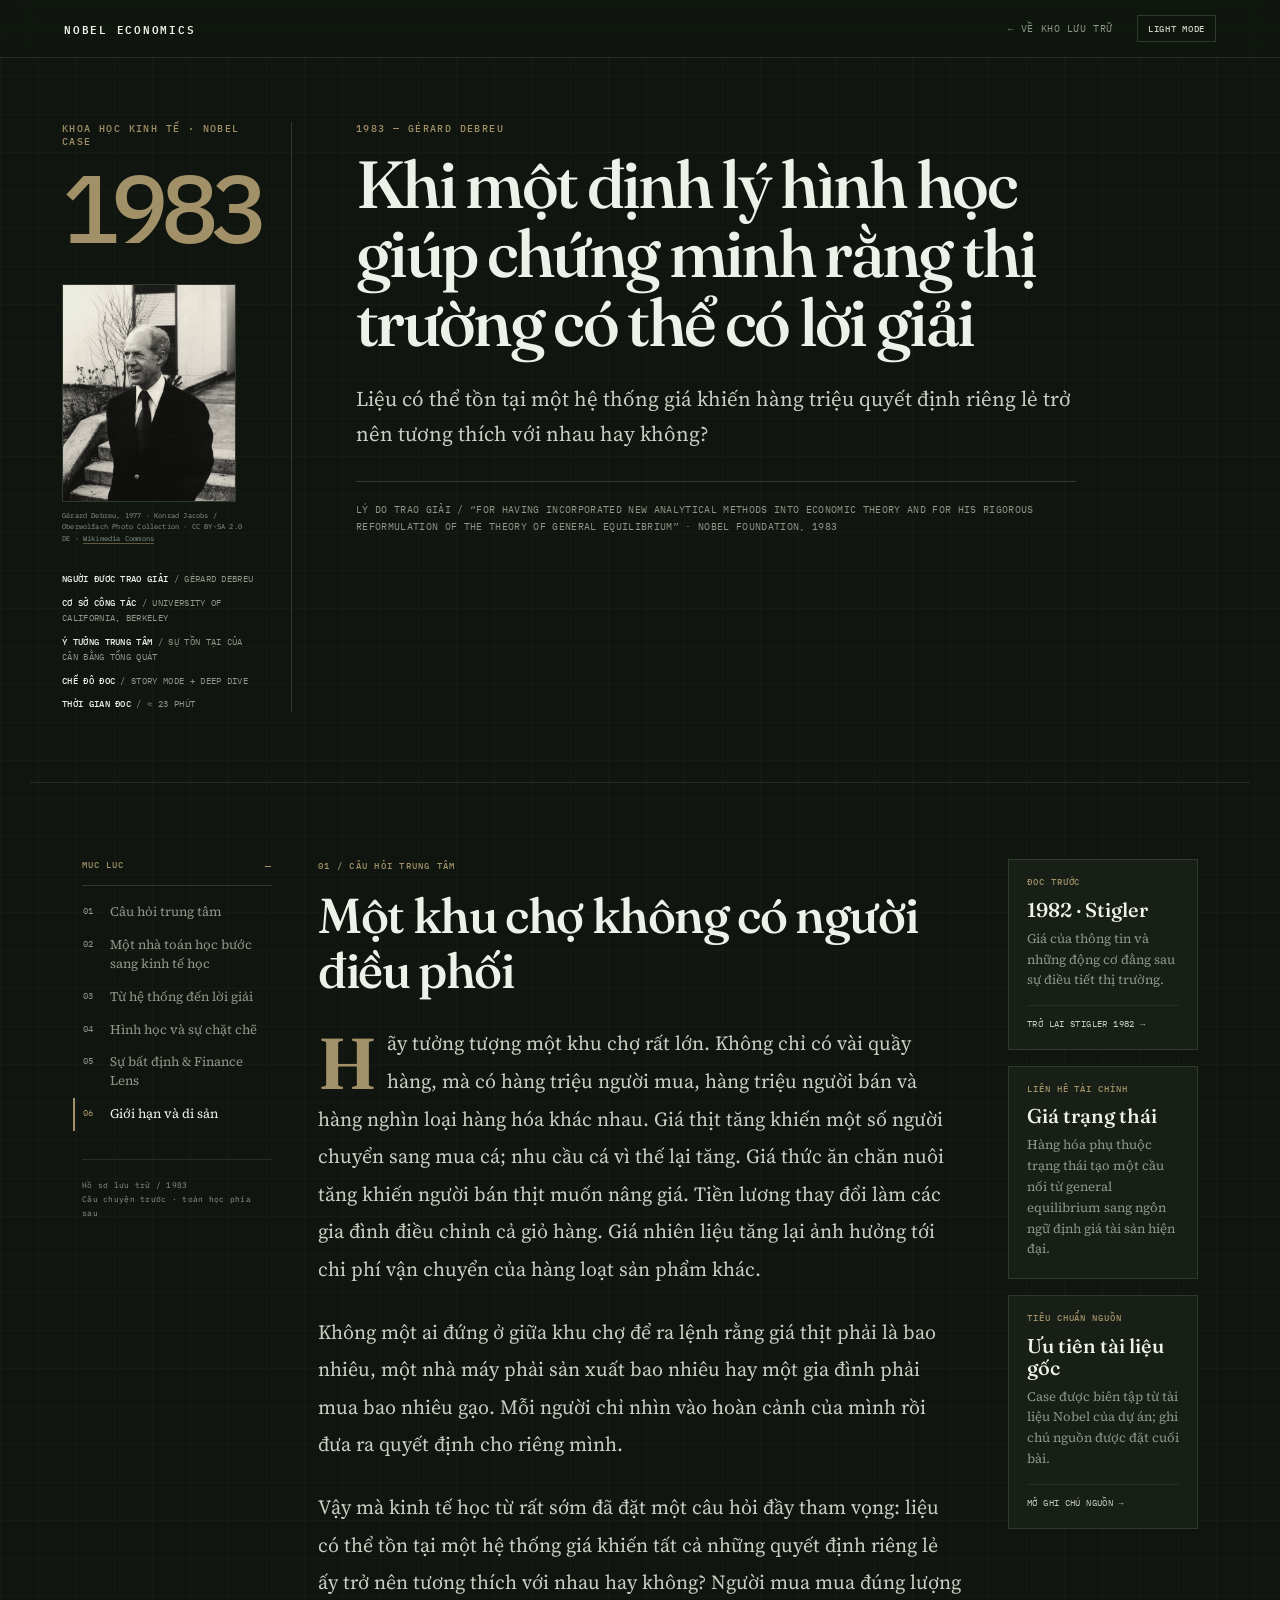
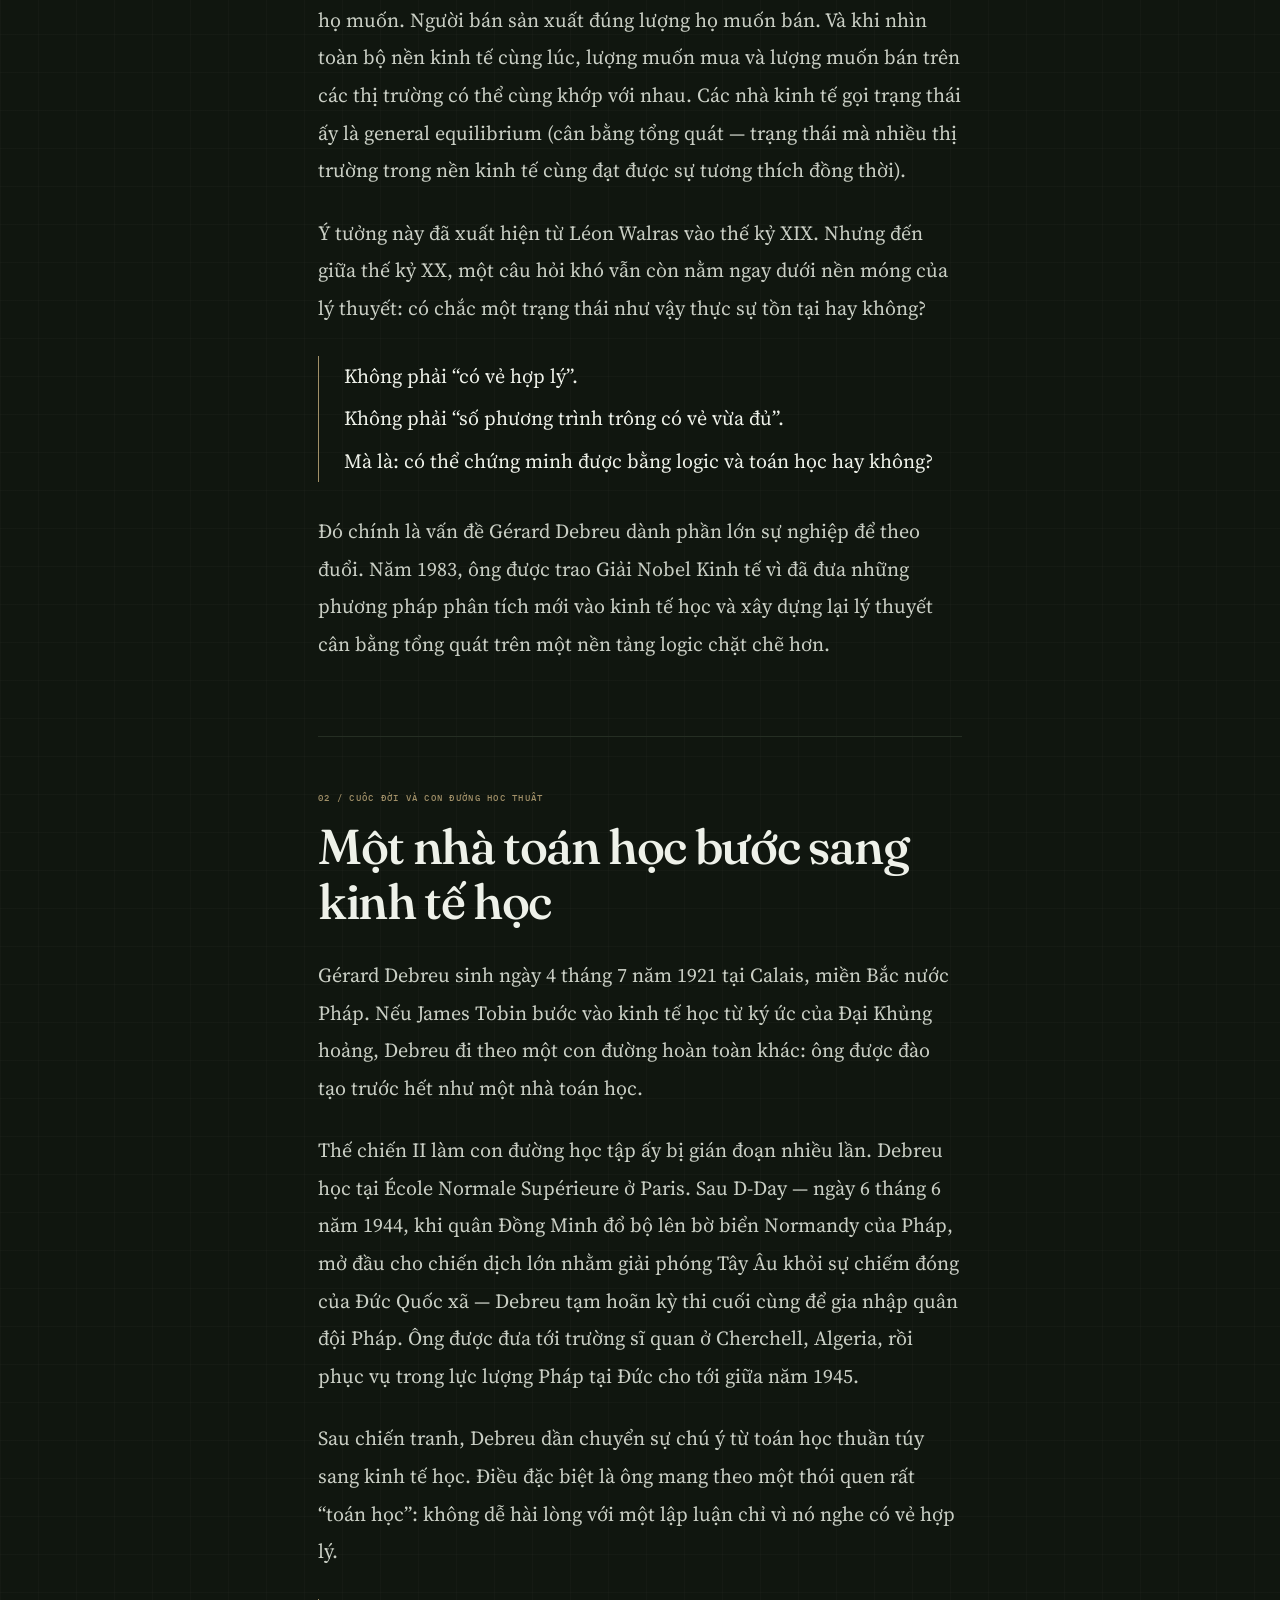
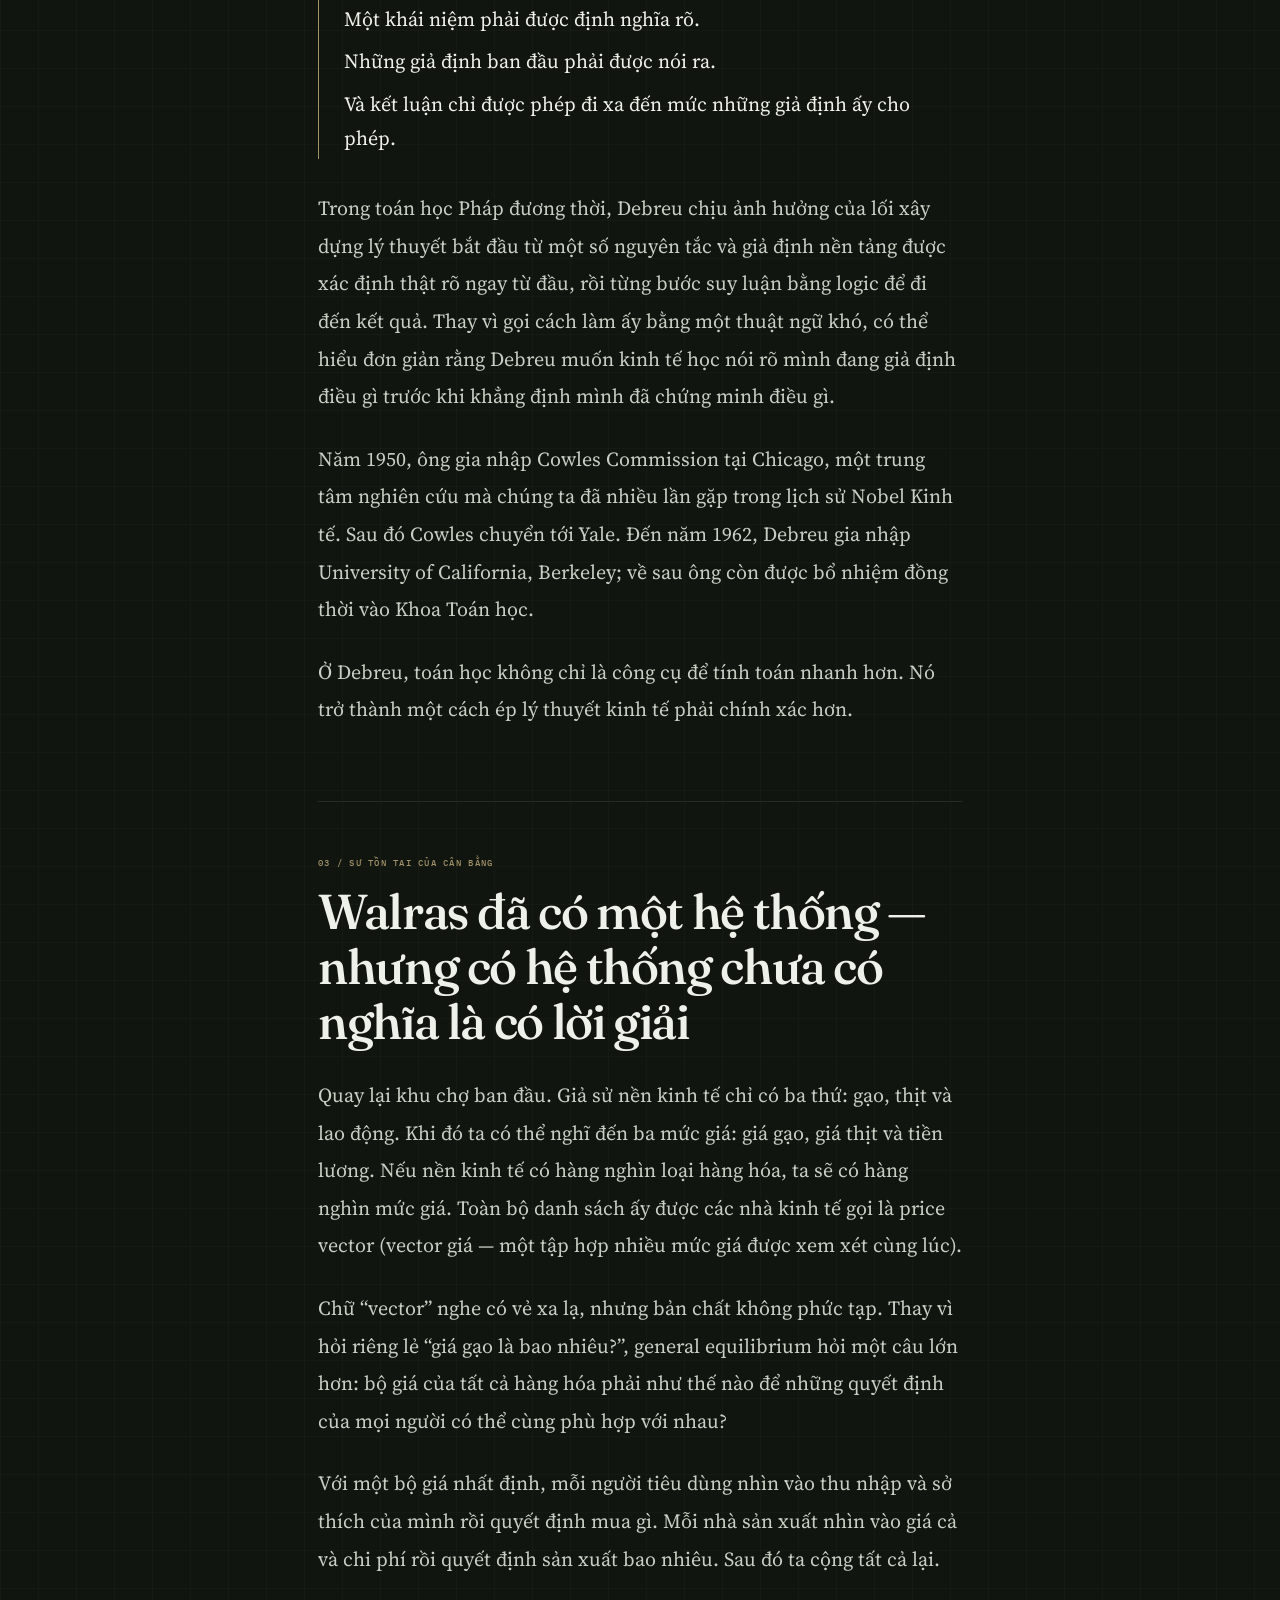
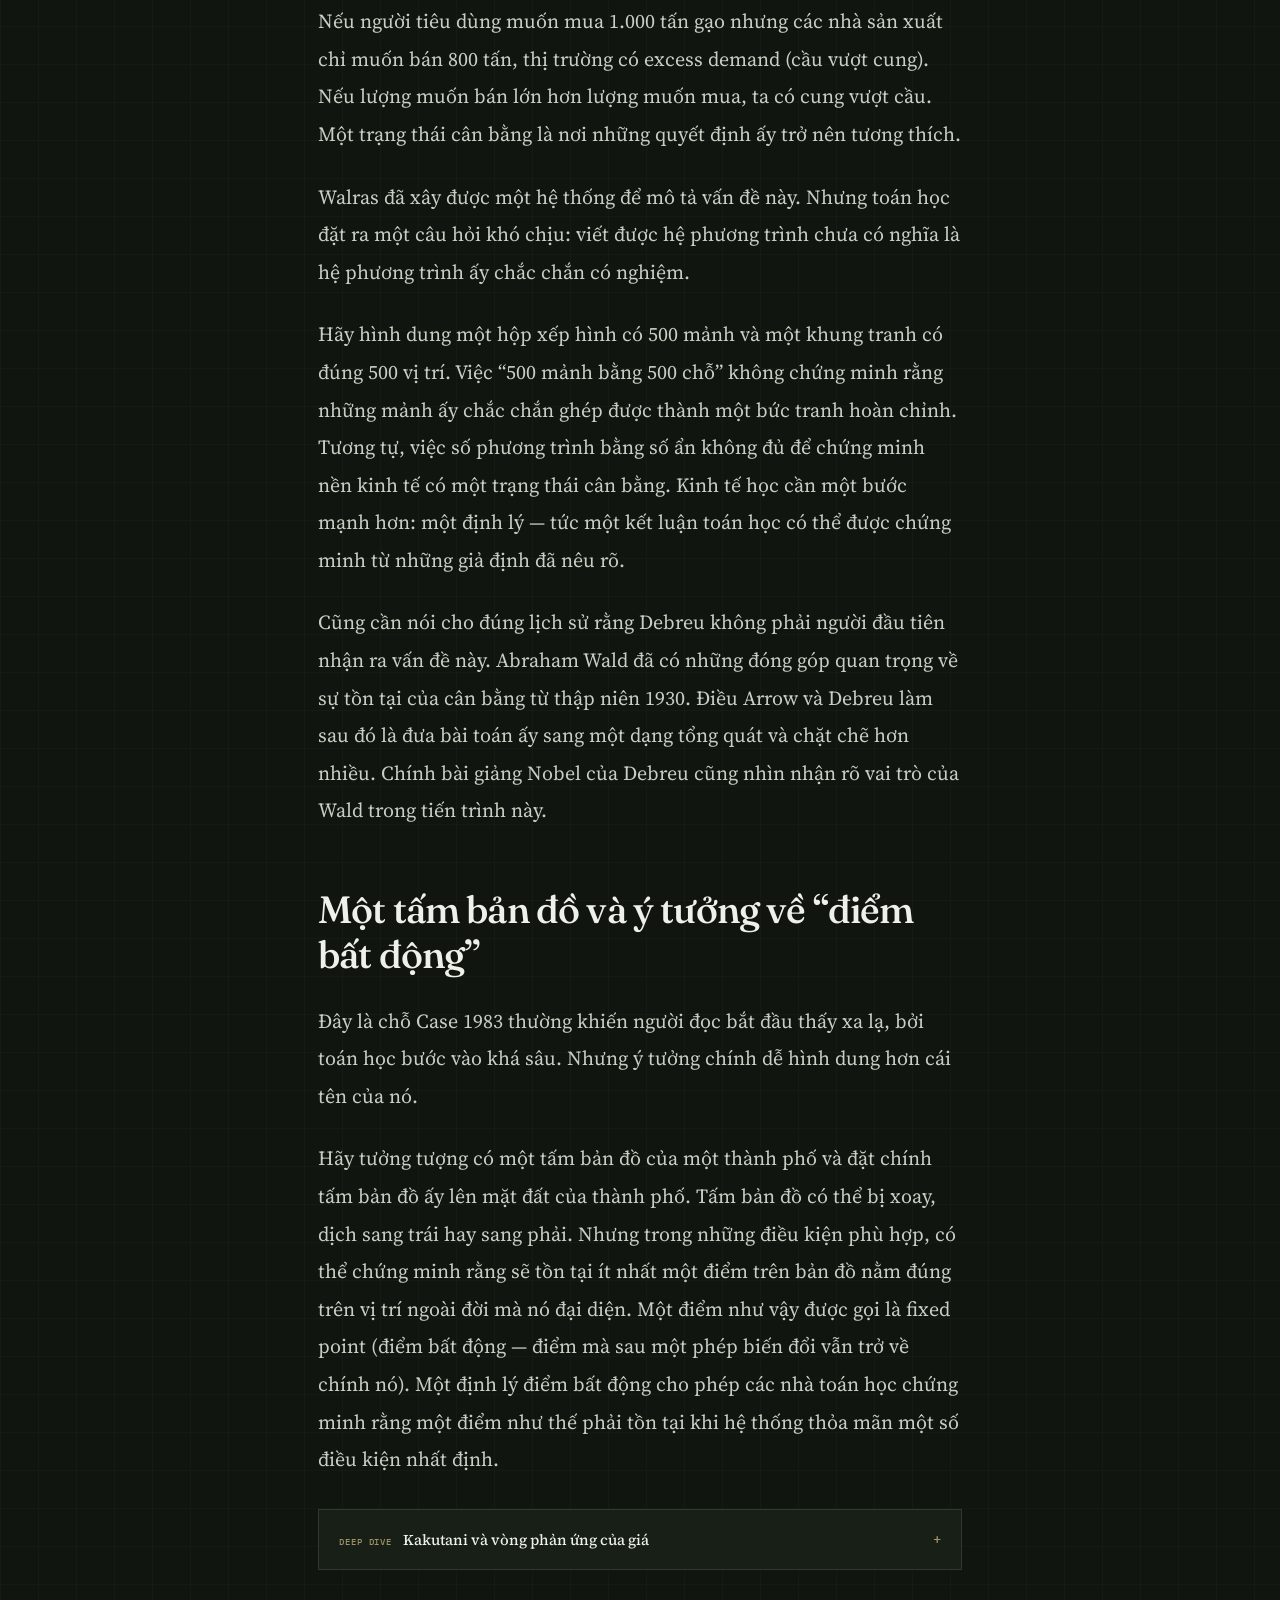
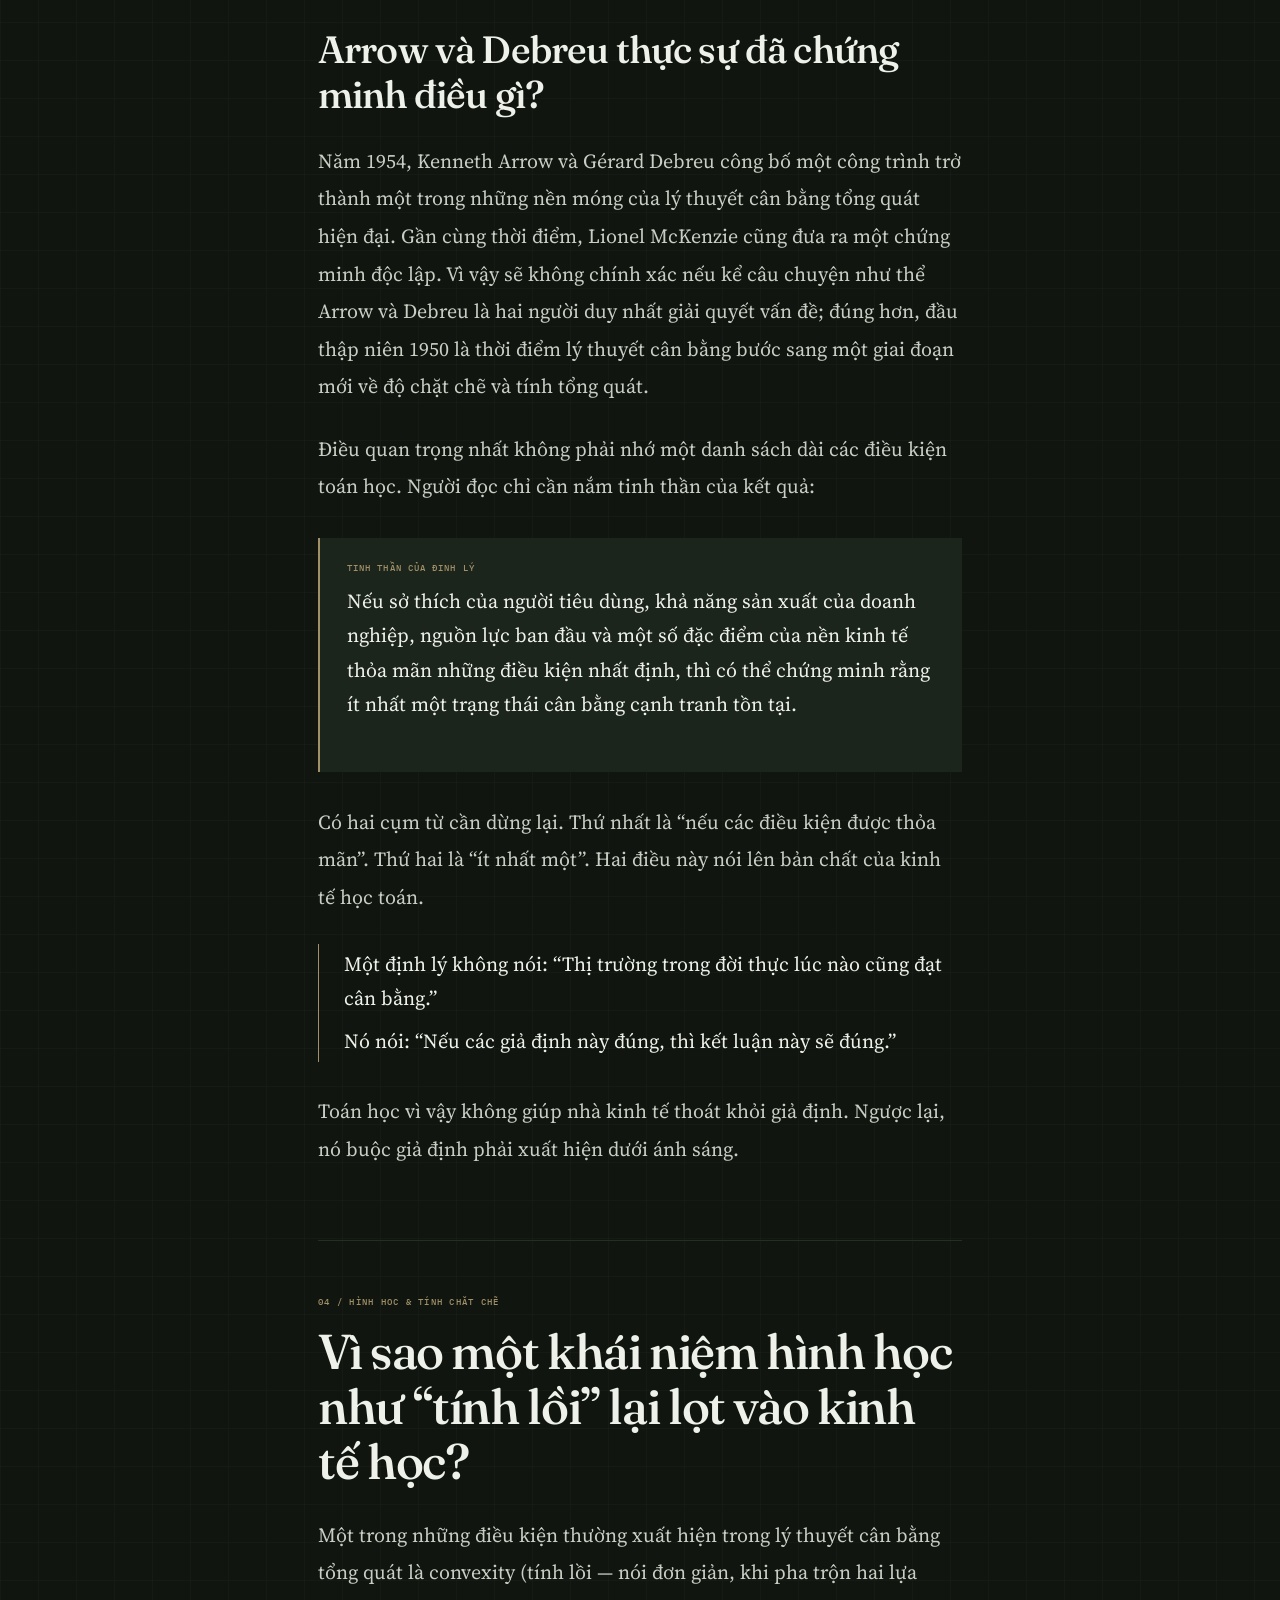
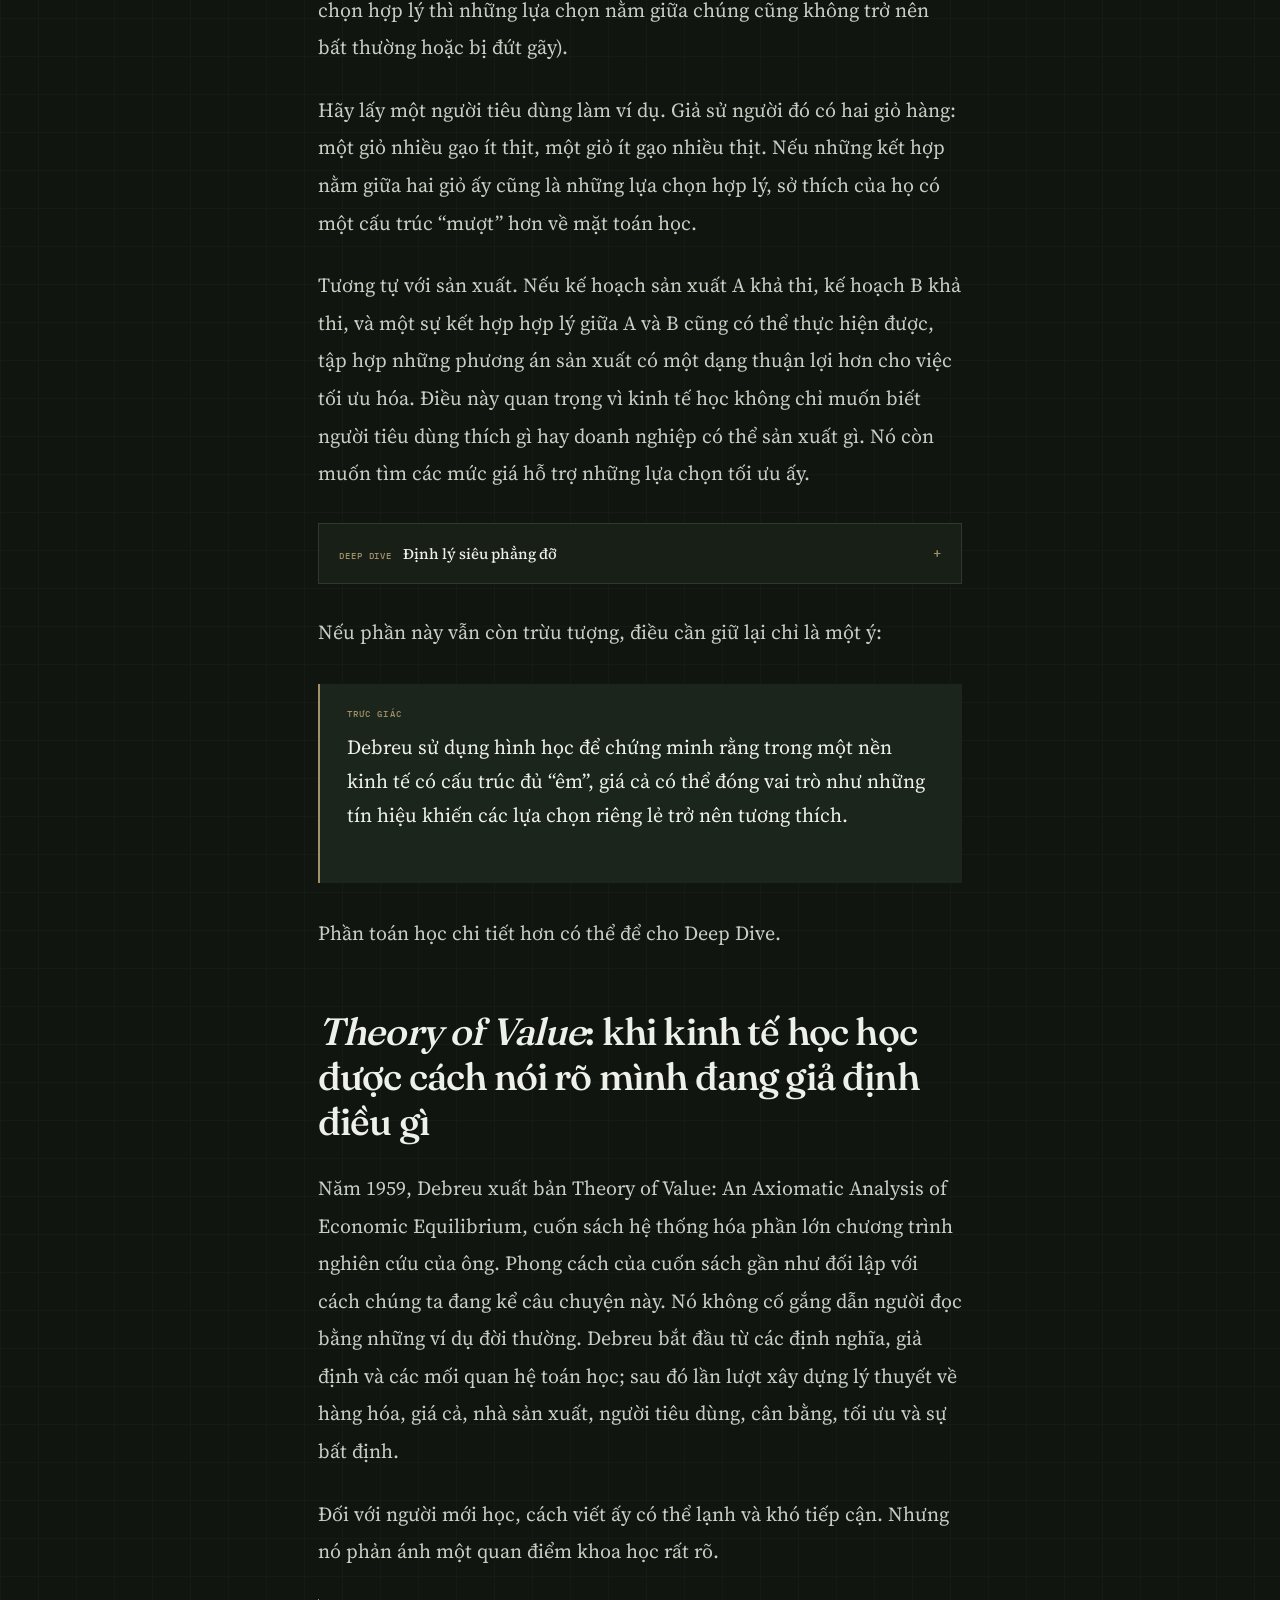
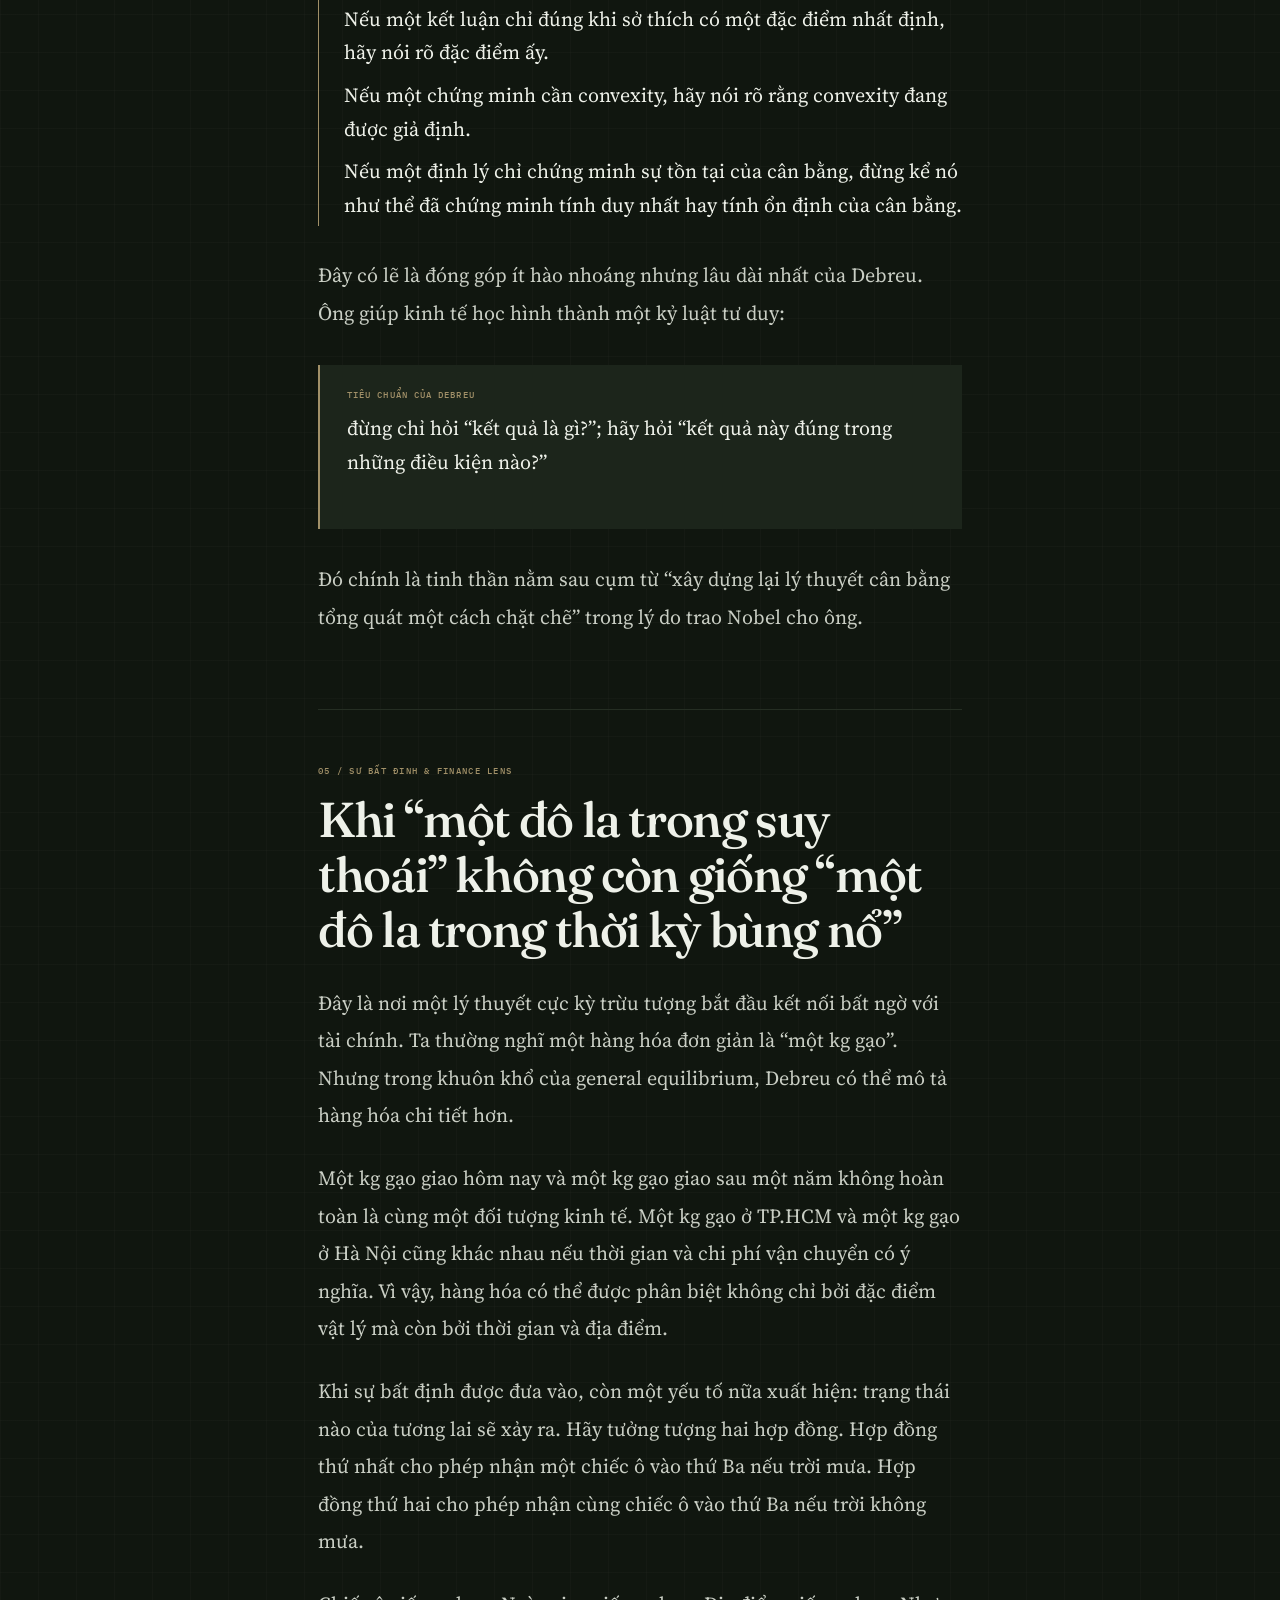
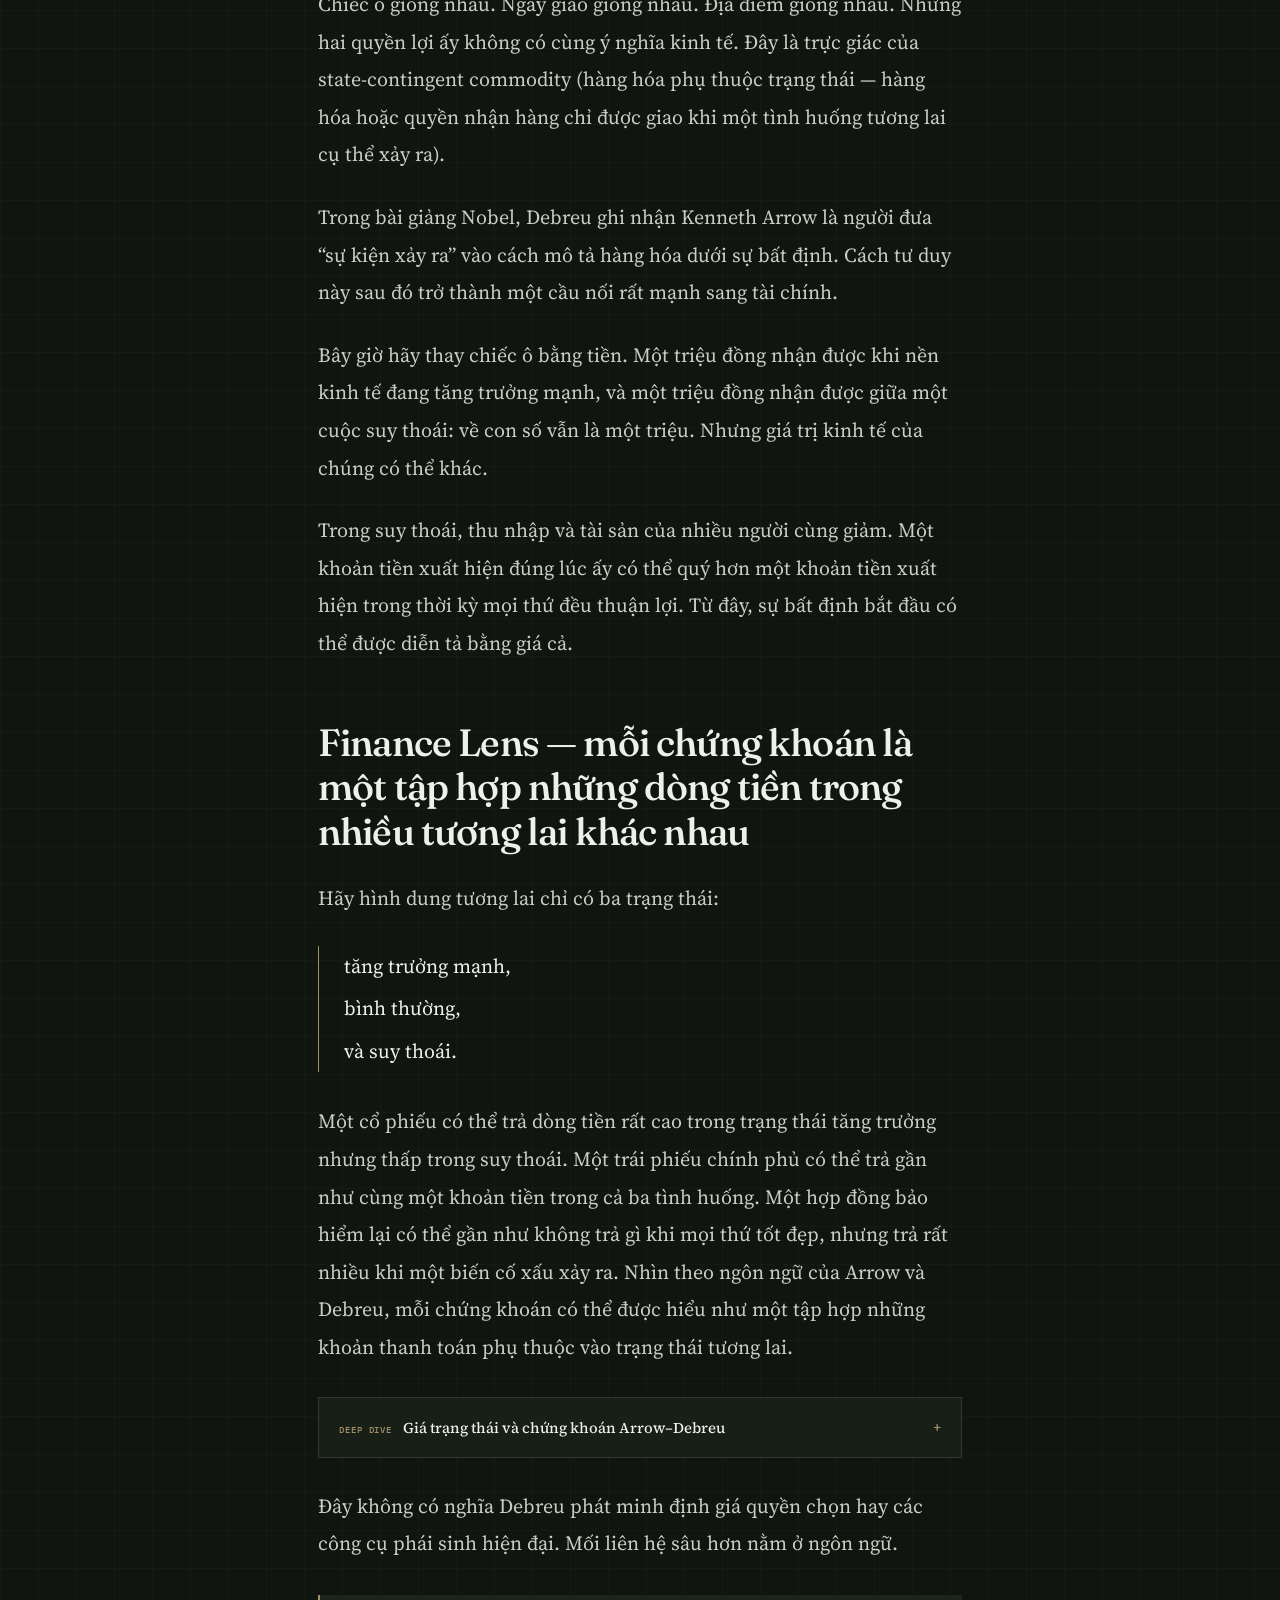
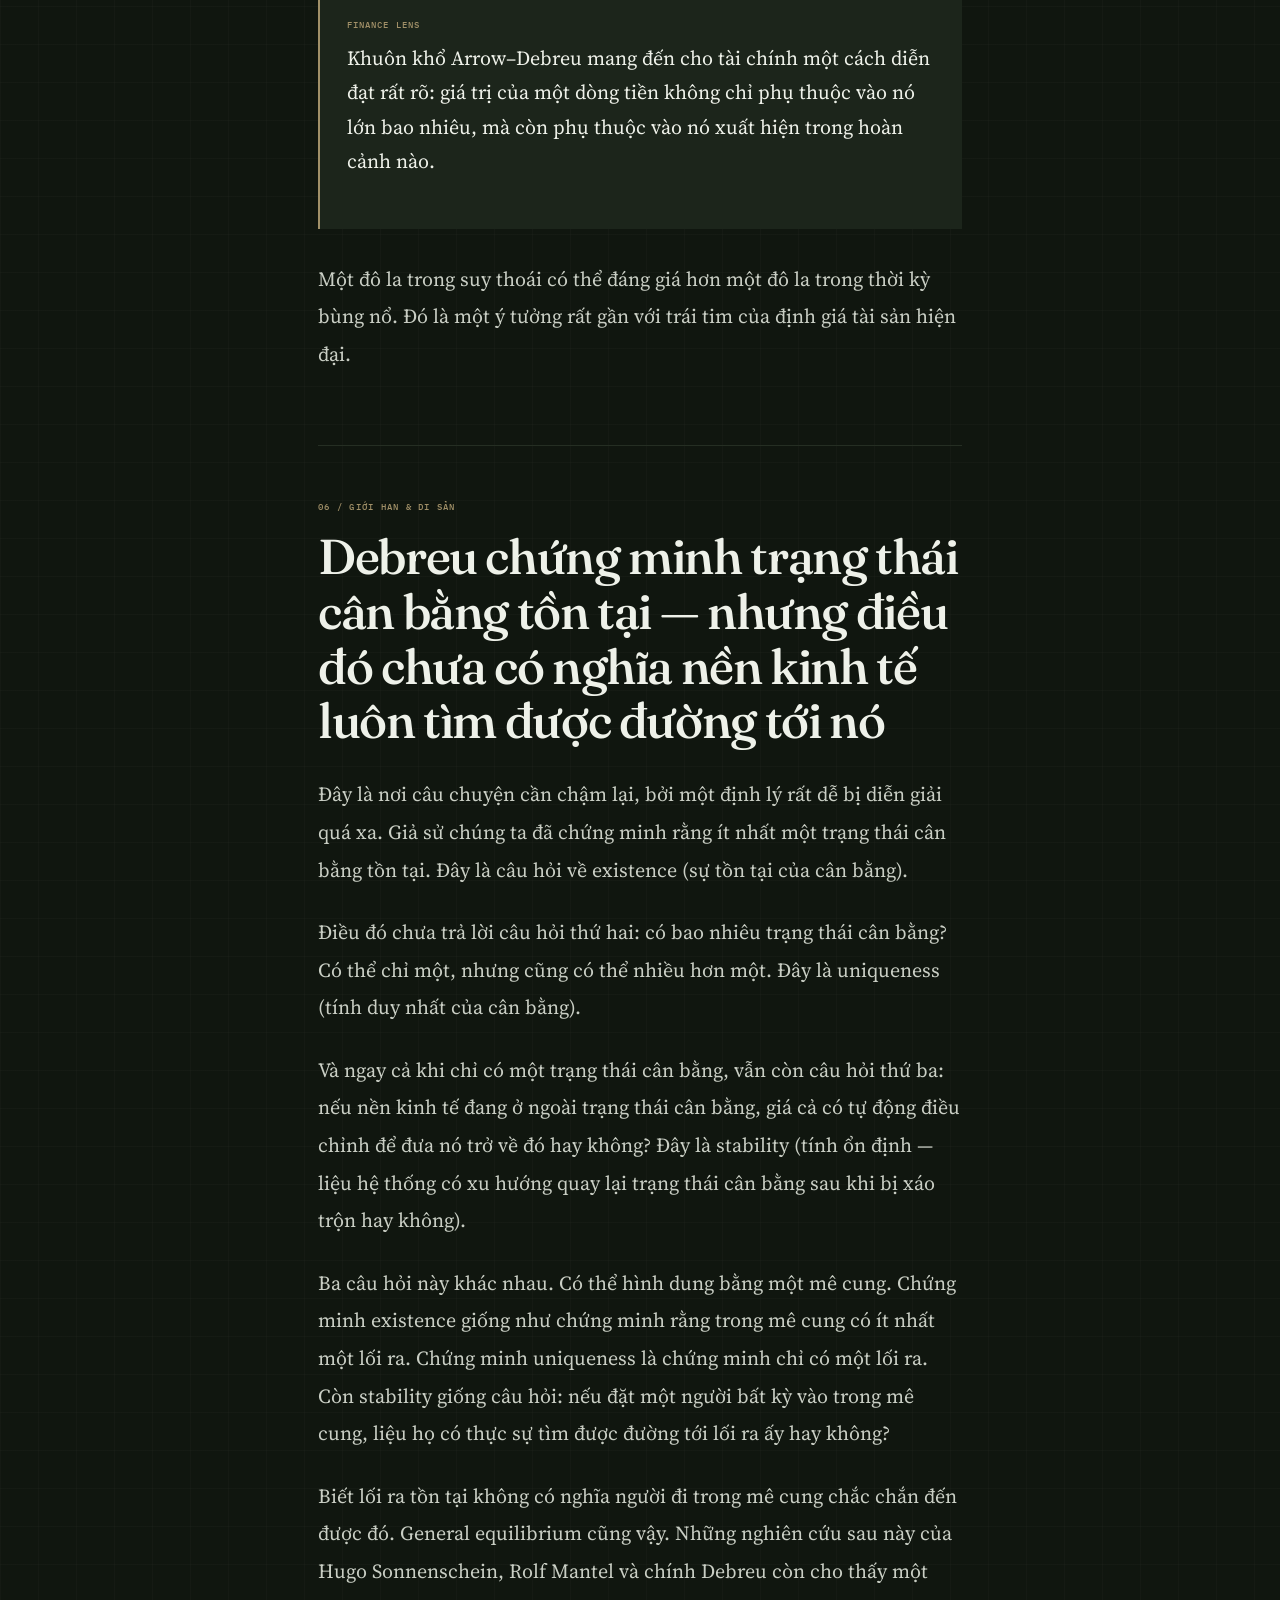
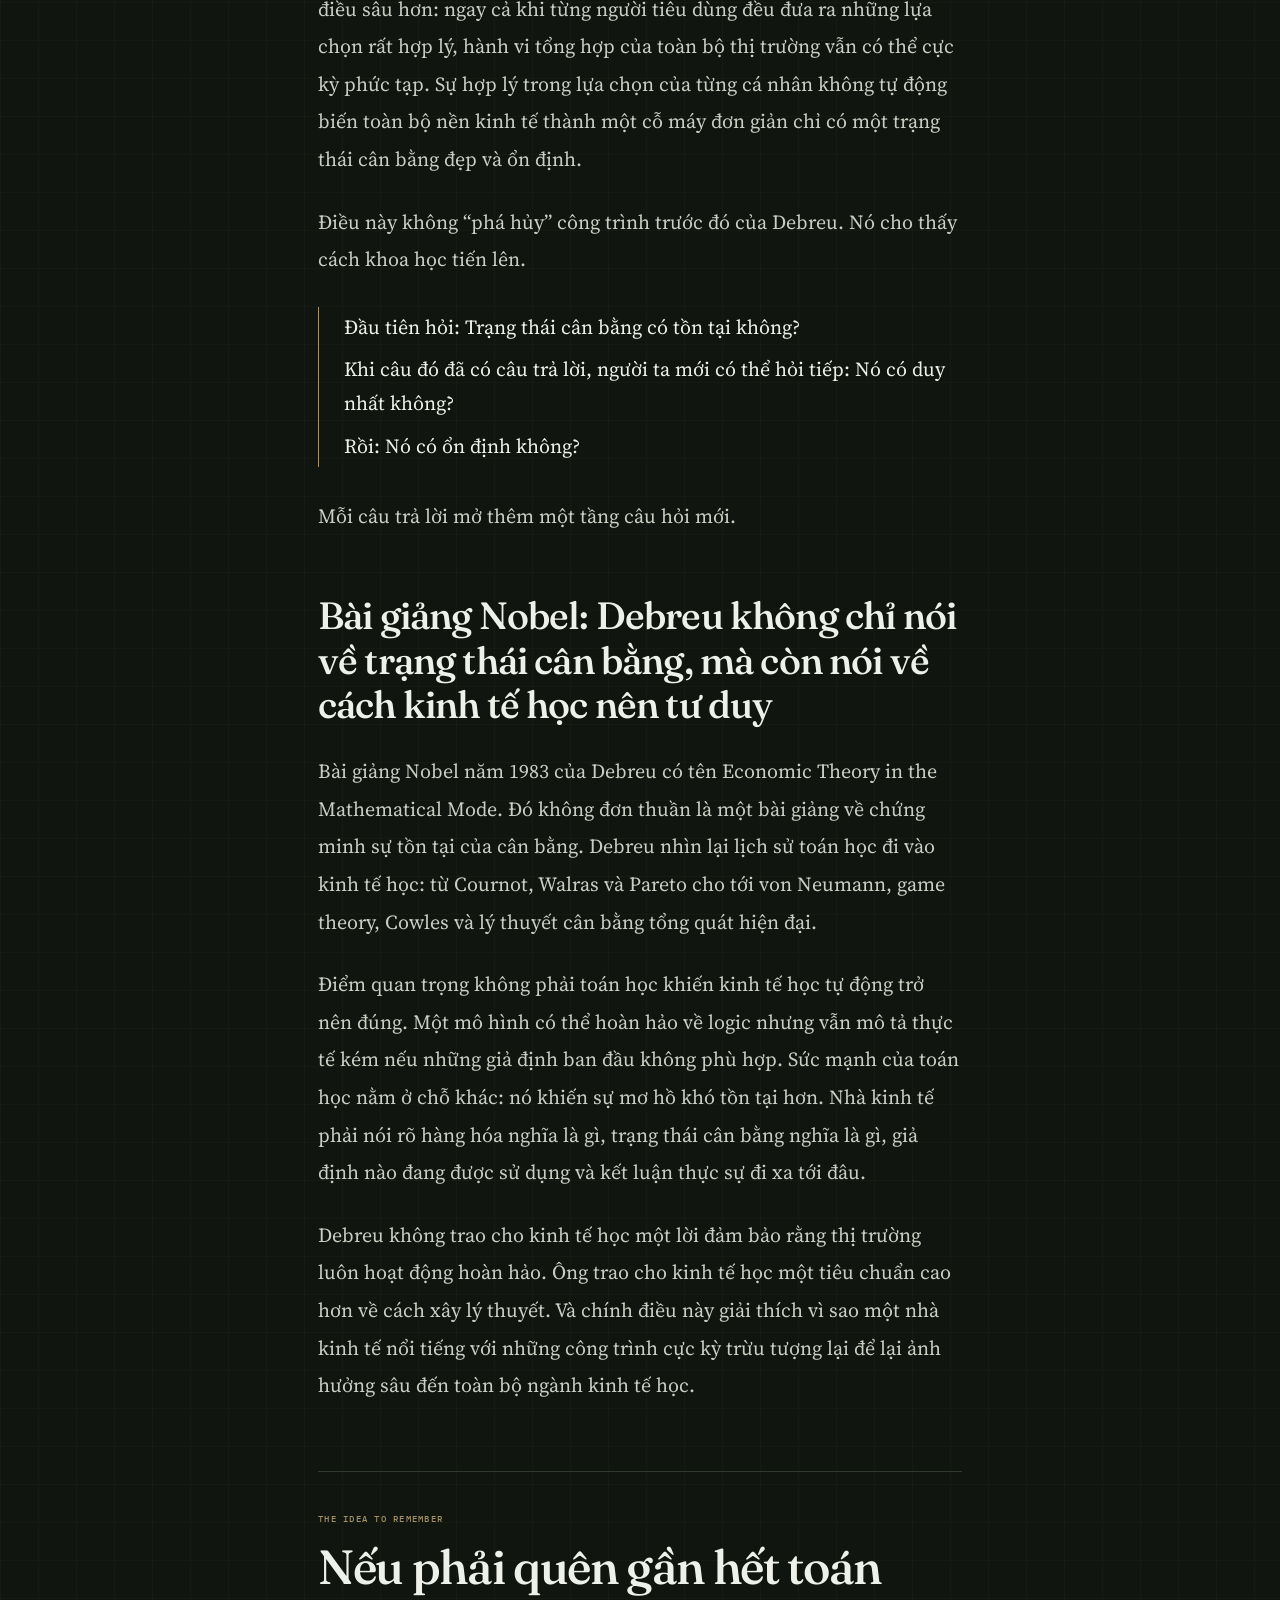
<file: cases/1983.html>
<!doctype html>
<html lang="vi" data-theme="dark">
<head>
<meta charset="utf-8">
<meta name="viewport" content="width=device-width,initial-scale=1">
<meta name="color-scheme" content="dark light">
<meta name="description" content="Gérard Debreu và Nobel Kinh tế 1983: general equilibrium, fixed point, hàng hóa phụ thuộc trạng thái và di sản đối với tài chính hiện đại.">
<title>1983 — Gérard Debreu | Nobel Economics</title>
<link rel="stylesheet" href="../assets/fonts.css">
<link rel="stylesheet" href="../assets/site.css">
</head>
<body class="case-reader">
<a class="skip-link" href="#story">Đi đến nội dung chính</a>
<div class="progress" id="progress"></div>

<header class="topbar">
  <a class="brand" href="../index.html">NOBEL ECONOMICS</a>
  <div class="nav-right">
    <a class="back" href="../index.html">← Về kho lưu trữ</a>
    <button class="theme-toggle" id="themeToggle" type="button" aria-label="Chuyển giao diện sáng hoặc tối">LIGHT MODE</button>
  </div>
</header>

<section class="case-hero">
  <div class="hero-meta">
    <div>
      <div class="kicker">Khoa học Kinh tế · Nobel Case</div>
      <div class="case-year">1983</div>
    </div>

    <figure class="laureate-portrait">
      <div class="laureate-portrait-frame">
        <img src="../assets/portraits/gerard-debreu.jpeg" alt="Gérard Debreu, 1977" width="286" height="400" decoding="async">
      </div>
      <figcaption class="portrait-credit">
        Gérard Debreu, 1977 · Konrad Jacobs / Oberwolfach Photo Collection · CC BY-SA 2.0 DE ·
        <a href="https://commons.wikimedia.org/wiki/File:Debreu,_G%C3%A9rard_(1921-2004).jpeg" target="_blank" rel="noopener">Wikimedia Commons</a>
      </figcaption>
    </figure>

    <div class="meta-list">
      <span><b>Người được trao giải</b> / Gérard Debreu</span>
      <span><b>Cơ sở công tác</b> / University of California, Berkeley</span>
      <span><b>Ý tưởng trung tâm</b> / Sự tồn tại của cân bằng tổng quát</span>
      <span><b>Chế độ đọc</b> / Story Mode + Deep Dive</span>
      <span><b>Thời gian đọc</b> / <span data-read-time>Đang tính…</span></span>
    </div>
  </div>

  <div class="hero-title">
    <div class="kicker">1983 — Gérard Debreu</div>
    <h1>Khi một định lý hình học giúp chứng minh rằng thị trường có thể có lời giải</h1>
    <p class="subtitle">Liệu có thể tồn tại một hệ thống giá khiến hàng triệu quyết định riêng lẻ trở nên tương thích với nhau hay không?</p>
    <div class="citation">Lý do trao giải / “for having incorporated new analytical methods into economic theory and for his rigorous reformulation of the theory of general equilibrium” · Nobel Foundation, 1983</div>
  </div>
</section>

<main class="read-shell">
  <nav class="toc" id="toc" aria-label="Mục lục bài đọc">
    <details class="toc-panel" open>
      <summary>
        <span class="toc-title">Mục lục</span>
        <span class="toc-current" data-toc-current>01 · Câu hỏi trung tâm</span>
      </summary>
      <div class="toc-links">
        <a href="#s1" data-short="Câu hỏi trung tâm"><span>01</span> Câu hỏi trung tâm</a>
        <a href="#s2" data-short="Nhà toán học"><span>02</span> Một nhà toán học bước sang kinh tế học</a>
        <a href="#s3" data-short="Sự tồn tại"><span>03</span> Từ hệ thống đến lời giải</a>
        <a href="#s4" data-short="Hình học & tính chặt chẽ"><span>04</span> Hình học và sự chặt chẽ</a>
        <a href="#s5" data-short="Finance Lens"><span>05</span> Sự bất định & Finance Lens</a>
        <a href="#s6" data-short="Giới hạn & di sản"><span>06</span> Giới hạn và di sản</a>
      </div>
    </details>
    <div class="toc-year">Hồ sơ lưu trữ / 1983<br>Câu chuyện trước · toán học phía sau</div>
  </nav>

  <article class="story" id="story">
    <section class="story-section" id="s1">
      <div class="section-no">01 / Câu hỏi trung tâm</div>
      <h2>Một khu chợ không có người điều phối</h2>

      <p class="dropcap">Hãy tưởng tượng một khu chợ rất lớn. Không chỉ có vài quầy hàng, mà có hàng triệu người mua, hàng triệu người bán và hàng nghìn loại hàng hóa khác nhau. Giá thịt tăng khiến một số người chuyển sang mua cá; nhu cầu cá vì thế lại tăng. Giá thức ăn chăn nuôi tăng khiến người bán thịt muốn nâng giá. Tiền lương thay đổi làm các gia đình điều chỉnh cả giỏ hàng. Giá nhiên liệu tăng lại ảnh hưởng tới chi phí vận chuyển của hàng loạt sản phẩm khác.</p>

      <p>Không một ai đứng ở giữa khu chợ để ra lệnh rằng giá thịt phải là bao nhiêu, một nhà máy phải sản xuất bao nhiêu hay một gia đình phải mua bao nhiêu gạo. Mỗi người chỉ nhìn vào hoàn cảnh của mình rồi đưa ra quyết định cho riêng mình.</p>

      <p>Vậy mà kinh tế học từ rất sớm đã đặt một câu hỏi đầy tham vọng: liệu có thể tồn tại một hệ thống giá khiến tất cả những quyết định riêng lẻ ấy trở nên tương thích với nhau hay không? Người mua mua đúng lượng họ muốn. Người bán sản xuất đúng lượng họ muốn bán. Và khi nhìn toàn bộ nền kinh tế cùng lúc, lượng muốn mua và lượng muốn bán trên các thị trường có thể cùng khớp với nhau. Các nhà kinh tế gọi trạng thái ấy là general equilibrium (cân bằng tổng quát — trạng thái mà nhiều thị trường trong nền kinh tế cùng đạt được sự tương thích đồng thời).</p>

      <p>Ý tưởng này đã xuất hiện từ Léon Walras vào thế kỷ XIX. Nhưng đến giữa thế kỷ XX, một câu hỏi khó vẫn còn nằm ngay dưới nền móng của lý thuyết: có chắc một trạng thái như vậy thực sự tồn tại hay không?</p>

      <div class="prose-emphasis" aria-label="Câu hỏi trung tâm">
        <p>Không phải “có vẻ hợp lý”.</p>
        <p>Không phải “số phương trình trông có vẻ vừa đủ”.</p>
        <p>Mà là: có thể chứng minh được bằng logic và toán học hay không?</p>
      </div>

      <p>Đó chính là vấn đề Gérard Debreu dành phần lớn sự nghiệp để theo đuổi. Năm 1983, ông được trao Giải Nobel Kinh tế vì đã đưa những phương pháp phân tích mới vào kinh tế học và xây dựng lại lý thuyết cân bằng tổng quát trên một nền tảng logic chặt chẽ hơn.</p>
    </section>

    <section class="story-section" id="s2">
      <div class="section-no">02 / Cuộc đời và con đường học thuật</div>
      <h2>Một nhà toán học bước sang kinh tế học</h2>

      <p>Gérard Debreu sinh ngày 4 tháng 7 năm 1921 tại Calais, miền Bắc nước Pháp. Nếu James Tobin bước vào kinh tế học từ ký ức của Đại Khủng hoảng, Debreu đi theo một con đường hoàn toàn khác: ông được đào tạo trước hết như một nhà toán học.</p>

      <p>Thế chiến II làm con đường học tập ấy bị gián đoạn nhiều lần. Debreu học tại École Normale Supérieure ở Paris. Sau D-Day — ngày 6 tháng 6 năm 1944, khi quân Đồng Minh đổ bộ lên bờ biển Normandy của Pháp, mở đầu cho chiến dịch lớn nhằm giải phóng Tây Âu khỏi sự chiếm đóng của Đức Quốc xã — Debreu tạm hoãn kỳ thi cuối cùng để gia nhập quân đội Pháp. Ông được đưa tới trường sĩ quan ở Cherchell, Algeria, rồi phục vụ trong lực lượng Pháp tại Đức cho tới giữa năm 1945.</p>

      <p>Sau chiến tranh, Debreu dần chuyển sự chú ý từ toán học thuần túy sang kinh tế học. Điều đặc biệt là ông mang theo một thói quen rất “toán học”: không dễ hài lòng với một lập luận chỉ vì nó nghe có vẻ hợp lý.</p>

      <div class="prose-emphasis" aria-label="Kỷ luật tư duy của Debreu">
        <p>Một khái niệm phải được định nghĩa rõ.</p>
        <p>Những giả định ban đầu phải được nói ra.</p>
        <p>Và kết luận chỉ được phép đi xa đến mức những giả định ấy cho phép.</p>
      </div>

      <p>Trong toán học Pháp đương thời, Debreu chịu ảnh hưởng của lối xây dựng lý thuyết bắt đầu từ một số nguyên tắc và giả định nền tảng được xác định thật rõ ngay từ đầu, rồi từng bước suy luận bằng logic để đi đến kết quả. Thay vì gọi cách làm ấy bằng một thuật ngữ khó, có thể hiểu đơn giản rằng Debreu muốn kinh tế học nói rõ mình đang giả định điều gì trước khi khẳng định mình đã chứng minh điều gì.</p>

      <p>Năm 1950, ông gia nhập Cowles Commission tại Chicago, một trung tâm nghiên cứu mà chúng ta đã nhiều lần gặp trong lịch sử Nobel Kinh tế. Sau đó Cowles chuyển tới Yale. Đến năm 1962, Debreu gia nhập University of California, Berkeley; về sau ông còn được bổ nhiệm đồng thời vào Khoa Toán học.</p>

      <p>Ở Debreu, toán học không chỉ là công cụ để tính toán nhanh hơn. Nó trở thành một cách ép lý thuyết kinh tế phải chính xác hơn.</p>
    </section>

    <section class="story-section" id="s3">
      <div class="section-no">03 / Sự tồn tại của cân bằng</div>
      <h2>Walras đã có một hệ thống — nhưng có hệ thống chưa có nghĩa là có lời giải</h2>

      <p>Quay lại khu chợ ban đầu. Giả sử nền kinh tế chỉ có ba thứ: gạo, thịt và lao động. Khi đó ta có thể nghĩ đến ba mức giá: giá gạo, giá thịt và tiền lương. Nếu nền kinh tế có hàng nghìn loại hàng hóa, ta sẽ có hàng nghìn mức giá. Toàn bộ danh sách ấy được các nhà kinh tế gọi là price vector (vector giá — một tập hợp nhiều mức giá được xem xét cùng lúc).</p>

      <p>Chữ “vector” nghe có vẻ xa lạ, nhưng bản chất không phức tạp. Thay vì hỏi riêng lẻ “giá gạo là bao nhiêu?”, general equilibrium hỏi một câu lớn hơn: bộ giá của tất cả hàng hóa phải như thế nào để những quyết định của mọi người có thể cùng phù hợp với nhau?</p>

      <p>Với một bộ giá nhất định, mỗi người tiêu dùng nhìn vào thu nhập và sở thích của mình rồi quyết định mua gì. Mỗi nhà sản xuất nhìn vào giá cả và chi phí rồi quyết định sản xuất bao nhiêu. Sau đó ta cộng tất cả lại.</p>

      <p>Nếu người tiêu dùng muốn mua 1.000 tấn gạo nhưng các nhà sản xuất chỉ muốn bán 800 tấn, thị trường có excess demand (cầu vượt cung). Nếu lượng muốn bán lớn hơn lượng muốn mua, ta có cung vượt cầu. Một trạng thái cân bằng là nơi những quyết định ấy trở nên tương thích.</p>

      <p>Walras đã xây được một hệ thống để mô tả vấn đề này. Nhưng toán học đặt ra một câu hỏi khó chịu: viết được hệ phương trình chưa có nghĩa là hệ phương trình ấy chắc chắn có nghiệm.</p>

      <p>Hãy hình dung một hộp xếp hình có 500 mảnh và một khung tranh có đúng 500 vị trí. Việc “500 mảnh bằng 500 chỗ” không chứng minh rằng những mảnh ấy chắc chắn ghép được thành một bức tranh hoàn chỉnh. Tương tự, việc số phương trình bằng số ẩn không đủ để chứng minh nền kinh tế có một trạng thái cân bằng. Kinh tế học cần một bước mạnh hơn: một định lý — tức một kết luận toán học có thể được chứng minh từ những giả định đã nêu rõ.</p>

      <p>Cũng cần nói cho đúng lịch sử rằng Debreu không phải người đầu tiên nhận ra vấn đề này. Abraham Wald đã có những đóng góp quan trọng về sự tồn tại của cân bằng từ thập niên 1930. Điều Arrow và Debreu làm sau đó là đưa bài toán ấy sang một dạng tổng quát và chặt chẽ hơn nhiều. Chính bài giảng Nobel của Debreu cũng nhìn nhận rõ vai trò của Wald trong tiến trình này.</p>

      <h3 class="chapter-turn">Một tấm bản đồ và ý tưởng về “điểm bất động”</h3>

      <p>Đây là chỗ Case 1983 thường khiến người đọc bắt đầu thấy xa lạ, bởi toán học bước vào khá sâu. Nhưng ý tưởng chính dễ hình dung hơn cái tên của nó.</p>

      <p>Hãy tưởng tượng có một tấm bản đồ của một thành phố và đặt chính tấm bản đồ ấy lên mặt đất của thành phố. Tấm bản đồ có thể bị xoay, dịch sang trái hay sang phải. Nhưng trong những điều kiện phù hợp, có thể chứng minh rằng sẽ tồn tại ít nhất một điểm trên bản đồ nằm đúng trên vị trí ngoài đời mà nó đại diện. Một điểm như vậy được gọi là fixed point (điểm bất động — điểm mà sau một phép biến đổi vẫn trở về chính nó). Một định lý điểm bất động cho phép các nhà toán học chứng minh rằng một điểm như thế phải tồn tại khi hệ thống thỏa mãn một số điều kiện nhất định.</p>

      <details class="deep">
        <summary><span class="deep-kind">Deep Dive</span> Kakutani và vòng phản ứng của giá</summary>
        <div class="content">
          <p>Khi làm việc tại Cowles, Debreu biết tới một kết quả toán học của John von Neumann mà Shizuo Kakutani sau đó phát triển thành một định lý về điểm bất động. Ông cũng thấy John Nash sử dụng cùng loại công cụ này để chứng minh sự tồn tại của trạng thái cân bằng trong game theory (lý thuyết trò chơi — ngành nghiên cứu các quyết định có tính tương tác giữa nhiều người). Debreu nhận ra đây cũng có thể là công cụ phù hợp cho bài toán cân bằng kinh tế.</p>

          <p>Cách kết nối với kinh tế học có thể hình dung như sau. Ta bắt đầu bằng một bộ giá. Với bộ giá đó, người tiêu dùng quyết định mua gì, doanh nghiệp quyết định sản xuất bao nhiêu. Ta quan sát thị trường nào đang thiếu hàng và thị trường nào đang thừa hàng. Những mất cân đối ấy cho biết giá cả cần điều chỉnh theo hướng nào.</p>

          <p>Nói bằng lời đơn giản, ta có một vòng phản ứng:</p>

          <div class="formula">giá → quyết định mua và bán → mất cân đối trên thị trường → điều chỉnh giá.</div>

          <p>Câu hỏi là: liệu có một bộ giá mà khi toàn bộ quá trình phản ứng ấy diễn ra, hệ thống lại quay về một trạng thái tương thích với chính bộ giá ban đầu hay không? Nếu tồn tại một điểm như vậy, ta đã tìm được cấu trúc toán học của trạng thái cân bằng. Công thức có thể viết rất ngắn:</p>

          <div class="formula">p<sup>*</sup>=T(p<sup>*</sup>)</div>

          <p>Nhưng nếu không muốn nhớ công thức, chỉ cần nhớ ý này: có một bộ giá mà sau khi tất cả phản ứng của người mua và người bán được tính tới, chính bộ giá ấy vẫn phù hợp với những quyết định được tạo ra từ nó. Đó là trực giác phía sau việc sử dụng định lý điểm bất động trong general equilibrium.</p>
        </div>
      </details>

      <h3 class="chapter-turn">Arrow và Debreu thực sự đã chứng minh điều gì?</h3>

      <p>Năm 1954, Kenneth Arrow và Gérard Debreu công bố một công trình trở thành một trong những nền móng của lý thuyết cân bằng tổng quát hiện đại. Gần cùng thời điểm, Lionel McKenzie cũng đưa ra một chứng minh độc lập. Vì vậy sẽ không chính xác nếu kể câu chuyện như thể Arrow và Debreu là hai người duy nhất giải quyết vấn đề; đúng hơn, đầu thập niên 1950 là thời điểm lý thuyết cân bằng bước sang một giai đoạn mới về độ chặt chẽ và tính tổng quát.</p>

      <p>Điều quan trọng nhất không phải nhớ một danh sách dài các điều kiện toán học. Người đọc chỉ cần nắm tinh thần của kết quả:</p>

      <div class="callout">
        <div class="callout-label">Tinh thần của định lý</div>
        <p>Nếu sở thích của người tiêu dùng, khả năng sản xuất của doanh nghiệp, nguồn lực ban đầu và một số đặc điểm của nền kinh tế thỏa mãn những điều kiện nhất định, thì có thể chứng minh rằng ít nhất một trạng thái cân bằng cạnh tranh tồn tại.</p>
      </div>

      <p>Có hai cụm từ cần dừng lại. Thứ nhất là “nếu các điều kiện được thỏa mãn”. Thứ hai là “ít nhất một”. Hai điều này nói lên bản chất của kinh tế học toán.</p>

      <div class="prose-emphasis" aria-label="Giới hạn của định lý">
        <p>Một định lý không nói: “Thị trường trong đời thực lúc nào cũng đạt cân bằng.”</p>
        <p>Nó nói: “Nếu các giả định này đúng, thì kết luận này sẽ đúng.”</p>
      </div>

      <p>Toán học vì vậy không giúp nhà kinh tế thoát khỏi giả định. Ngược lại, nó buộc giả định phải xuất hiện dưới ánh sáng.</p>
    </section>

    <section class="story-section" id="s4">
      <div class="section-no">04 / Hình học & tính chặt chẽ</div>
      <h2>Vì sao một khái niệm hình học như “tính lồi” lại lọt vào kinh tế học?</h2>

      <p>Một trong những điều kiện thường xuất hiện trong lý thuyết cân bằng tổng quát là convexity (tính lồi — nói đơn giản, khi pha trộn hai lựa chọn hợp lý thì những lựa chọn nằm giữa chúng cũng không trở nên bất thường hoặc bị đứt gãy).</p>

      <p>Hãy lấy một người tiêu dùng làm ví dụ. Giả sử người đó có hai giỏ hàng: một giỏ nhiều gạo ít thịt, một giỏ ít gạo nhiều thịt. Nếu những kết hợp nằm giữa hai giỏ ấy cũng là những lựa chọn hợp lý, sở thích của họ có một cấu trúc “mượt” hơn về mặt toán học.</p>

      <p>Tương tự với sản xuất. Nếu kế hoạch sản xuất A khả thi, kế hoạch B khả thi, và một sự kết hợp hợp lý giữa A và B cũng có thể thực hiện được, tập hợp những phương án sản xuất có một dạng thuận lợi hơn cho việc tối ưu hóa. Điều này quan trọng vì kinh tế học không chỉ muốn biết người tiêu dùng thích gì hay doanh nghiệp có thể sản xuất gì. Nó còn muốn tìm các mức giá hỗ trợ những lựa chọn tối ưu ấy.</p>

      <details class="deep">
        <summary><span class="deep-kind">Deep Dive</span> Định lý siêu phẳng đỡ</summary>
        <div class="content">
          <p>Trong bài giảng Nobel, Debreu nói tới một định lý hình học gọi là supporting hyperplane theorem (định lý siêu phẳng đỡ). Cái tên khá đáng sợ, nhưng có thể hình dung bằng một quả bóng đặt trên mặt bàn: mặt bàn chạm quả bóng nhưng không cắt xuyên qua nó. Trong không gian nhiều chiều, “mặt bàn” đó được thay bằng một mặt phẳng tổng quát hơn; hướng của nó có thể liên hệ với một hệ thống giá hỗ trợ một lựa chọn tối ưu. Debreu nhấn mạnh rằng cách tiếp cận bằng tính lồi giúp bài toán trở nên chặt chẽ, tổng quát và trong nhiều trường hợp đơn giản hơn những phương pháp vi phân truyền thống.</p>
        </div>
      </details>

      <p>Nếu phần này vẫn còn trừu tượng, điều cần giữ lại chỉ là một ý:</p>

      <div class="callout">
        <div class="callout-label">Trực giác</div>
        <p>Debreu sử dụng hình học để chứng minh rằng trong một nền kinh tế có cấu trúc đủ “êm”, giá cả có thể đóng vai trò như những tín hiệu khiến các lựa chọn riêng lẻ trở nên tương thích.</p>
      </div>

      <p>Phần toán học chi tiết hơn có thể để cho Deep Dive.</p>

      <h3 class="chapter-turn"><em>Theory of Value</em>: khi kinh tế học học được cách nói rõ mình đang giả định điều gì</h3>

      <p>Năm 1959, Debreu xuất bản Theory of Value: An Axiomatic Analysis of Economic Equilibrium, cuốn sách hệ thống hóa phần lớn chương trình nghiên cứu của ông. Phong cách của cuốn sách gần như đối lập với cách chúng ta đang kể câu chuyện này. Nó không cố gắng dẫn người đọc bằng những ví dụ đời thường. Debreu bắt đầu từ các định nghĩa, giả định và các mối quan hệ toán học; sau đó lần lượt xây dựng lý thuyết về hàng hóa, giá cả, nhà sản xuất, người tiêu dùng, cân bằng, tối ưu và sự bất định.</p>

      <p>Đối với người mới học, cách viết ấy có thể lạnh và khó tiếp cận. Nhưng nó phản ánh một quan điểm khoa học rất rõ.</p>

      <div class="prose-emphasis" aria-label="Kỷ luật của Theory of Value">
        <p>Nếu một kết luận chỉ đúng khi sở thích có một đặc điểm nhất định, hãy nói rõ đặc điểm ấy.</p>
        <p>Nếu một chứng minh cần convexity, hãy nói rõ rằng convexity đang được giả định.</p>
        <p>Nếu một định lý chỉ chứng minh sự tồn tại của cân bằng, đừng kể nó như thể đã chứng minh tính duy nhất hay tính ổn định của cân bằng.</p>
      </div>

      <p>Đây có lẽ là đóng góp ít hào nhoáng nhưng lâu dài nhất của Debreu. Ông giúp kinh tế học hình thành một kỷ luật tư duy:</p>

      <div class="callout">
        <div class="callout-label">Tiêu chuẩn của Debreu</div>
        <p>đừng chỉ hỏi “kết quả là gì?”; hãy hỏi “kết quả này đúng trong những điều kiện nào?”</p>
      </div>

      <p>Đó chính là tinh thần nằm sau cụm từ “xây dựng lại lý thuyết cân bằng tổng quát một cách chặt chẽ” trong lý do trao Nobel cho ông.</p>
    </section>

    <section class="story-section" id="s5">
      <div class="section-no">05 / Sự bất định & Finance Lens</div>
      <h2>Khi “một đô la trong suy thoái” không còn giống “một đô la trong thời kỳ bùng nổ”</h2>

      <p>Đây là nơi một lý thuyết cực kỳ trừu tượng bắt đầu kết nối bất ngờ với tài chính. Ta thường nghĩ một hàng hóa đơn giản là “một kg gạo”. Nhưng trong khuôn khổ của general equilibrium, Debreu có thể mô tả hàng hóa chi tiết hơn.</p>

      <p>Một kg gạo giao hôm nay và một kg gạo giao sau một năm không hoàn toàn là cùng một đối tượng kinh tế. Một kg gạo ở TP.HCM và một kg gạo ở Hà Nội cũng khác nhau nếu thời gian và chi phí vận chuyển có ý nghĩa. Vì vậy, hàng hóa có thể được phân biệt không chỉ bởi đặc điểm vật lý mà còn bởi thời gian và địa điểm.</p>

      <p>Khi sự bất định được đưa vào, còn một yếu tố nữa xuất hiện: trạng thái nào của tương lai sẽ xảy ra. Hãy tưởng tượng hai hợp đồng. Hợp đồng thứ nhất cho phép nhận một chiếc ô vào thứ Ba nếu trời mưa. Hợp đồng thứ hai cho phép nhận cùng chiếc ô vào thứ Ba nếu trời không mưa.</p>

      <p>Chiếc ô giống nhau. Ngày giao giống nhau. Địa điểm giống nhau. Nhưng hai quyền lợi ấy không có cùng ý nghĩa kinh tế. Đây là trực giác của state-contingent commodity (hàng hóa phụ thuộc trạng thái — hàng hóa hoặc quyền nhận hàng chỉ được giao khi một tình huống tương lai cụ thể xảy ra).</p>

      <p>Trong bài giảng Nobel, Debreu ghi nhận Kenneth Arrow là người đưa “sự kiện xảy ra” vào cách mô tả hàng hóa dưới sự bất định. Cách tư duy này sau đó trở thành một cầu nối rất mạnh sang tài chính.</p>

      <p>Bây giờ hãy thay chiếc ô bằng tiền. Một triệu đồng nhận được khi nền kinh tế đang tăng trưởng mạnh, và một triệu đồng nhận được giữa một cuộc suy thoái: về con số vẫn là một triệu. Nhưng giá trị kinh tế của chúng có thể khác.</p>

      <p>Trong suy thoái, thu nhập và tài sản của nhiều người cùng giảm. Một khoản tiền xuất hiện đúng lúc ấy có thể quý hơn một khoản tiền xuất hiện trong thời kỳ mọi thứ đều thuận lợi. Từ đây, sự bất định bắt đầu có thể được diễn tả bằng giá cả.</p>

      <h3 class="chapter-turn">Finance Lens — mỗi chứng khoán là một tập hợp những dòng tiền trong nhiều tương lai khác nhau</h3>

      <p>Hãy hình dung tương lai chỉ có ba trạng thái:</p>

      <div class="prose-emphasis" aria-label="Ba trạng thái tương lai">
        <p>tăng trưởng mạnh,</p>
        <p>bình thường,</p>
        <p>và suy thoái.</p>
      </div>

      <p>Một cổ phiếu có thể trả dòng tiền rất cao trong trạng thái tăng trưởng nhưng thấp trong suy thoái. Một trái phiếu chính phủ có thể trả gần như cùng một khoản tiền trong cả ba tình huống. Một hợp đồng bảo hiểm lại có thể gần như không trả gì khi mọi thứ tốt đẹp, nhưng trả rất nhiều khi một biến cố xấu xảy ra. Nhìn theo ngôn ngữ của Arrow và Debreu, mỗi chứng khoán có thể được hiểu như một tập hợp những khoản thanh toán phụ thuộc vào trạng thái tương lai.</p>

      <details class="deep">
        <summary><span class="deep-kind">Deep Dive</span> Giá trạng thái và chứng khoán Arrow–Debreu</summary>
        <div class="content">
          <p>Từ đó xuất hiện một khái niệm quan trọng trong kinh tế học tài chính: state price (giá trạng thái — giá hôm nay của quyền nhận một đơn vị tài sản nếu một trạng thái cụ thể xảy ra trong tương lai).</p>

          <p>Một Arrow–Debreu security (chứng khoán Arrow–Debreu) là một công cụ lý thuyết rất đơn giản: nó trả 1 đơn vị nếu đúng một trạng thái cụ thể xảy ra và trả 0 trong tất cả những trạng thái còn lại. Nếu biết giá của từng quyền nhận tiền trong từng trạng thái, về lý thuyết chúng ta có thể hình dung một chứng khoán phức tạp như một “gói” được ghép từ nhiều khoản thanh toán phụ thuộc trạng thái.</p>
        </div>
      </details>

      <p>Đây không có nghĩa Debreu phát minh định giá quyền chọn hay các công cụ phái sinh hiện đại. Mối liên hệ sâu hơn nằm ở ngôn ngữ.</p>

      <div class="callout">
        <div class="callout-label">Finance Lens</div>
        <p>Khuôn khổ Arrow–Debreu mang đến cho tài chính một cách diễn đạt rất rõ: giá trị của một dòng tiền không chỉ phụ thuộc vào nó lớn bao nhiêu, mà còn phụ thuộc vào nó xuất hiện trong hoàn cảnh nào.</p>
      </div>

      <p>Một đô la trong suy thoái có thể đáng giá hơn một đô la trong thời kỳ bùng nổ. Đó là một ý tưởng rất gần với trái tim của định giá tài sản hiện đại.</p>
    </section>

    <section class="story-section" id="s6">
      <div class="section-no">06 / Giới hạn & di sản</div>
      <h2>Debreu chứng minh trạng thái cân bằng tồn tại — nhưng điều đó chưa có nghĩa nền kinh tế luôn tìm được đường tới nó</h2>

      <p>Đây là nơi câu chuyện cần chậm lại, bởi một định lý rất dễ bị diễn giải quá xa. Giả sử chúng ta đã chứng minh rằng ít nhất một trạng thái cân bằng tồn tại. Đây là câu hỏi về existence (sự tồn tại của cân bằng).</p>

      <p>Điều đó chưa trả lời câu hỏi thứ hai: có bao nhiêu trạng thái cân bằng? Có thể chỉ một, nhưng cũng có thể nhiều hơn một. Đây là uniqueness (tính duy nhất của cân bằng).</p>

      <p>Và ngay cả khi chỉ có một trạng thái cân bằng, vẫn còn câu hỏi thứ ba: nếu nền kinh tế đang ở ngoài trạng thái cân bằng, giá cả có tự động điều chỉnh để đưa nó trở về đó hay không? Đây là stability (tính ổn định — liệu hệ thống có xu hướng quay lại trạng thái cân bằng sau khi bị xáo trộn hay không).</p>

      <p>Ba câu hỏi này khác nhau. Có thể hình dung bằng một mê cung. Chứng minh existence giống như chứng minh rằng trong mê cung có ít nhất một lối ra. Chứng minh uniqueness là chứng minh chỉ có một lối ra. Còn stability giống câu hỏi: nếu đặt một người bất kỳ vào trong mê cung, liệu họ có thực sự tìm được đường tới lối ra ấy hay không?</p>

      <p>Biết lối ra tồn tại không có nghĩa người đi trong mê cung chắc chắn đến được đó. General equilibrium cũng vậy. Những nghiên cứu sau này của Hugo Sonnenschein, Rolf Mantel và chính Debreu còn cho thấy một điều sâu hơn: ngay cả khi từng người tiêu dùng đều đưa ra những lựa chọn rất hợp lý, hành vi tổng hợp của toàn bộ thị trường vẫn có thể cực kỳ phức tạp. Sự hợp lý trong lựa chọn của từng cá nhân không tự động biến toàn bộ nền kinh tế thành một cỗ máy đơn giản chỉ có một trạng thái cân bằng đẹp và ổn định.</p>

      <p>Điều này không “phá hủy” công trình trước đó của Debreu. Nó cho thấy cách khoa học tiến lên.</p>

      <div class="prose-emphasis" aria-label="Các tầng câu hỏi">
        <p>Đầu tiên hỏi: Trạng thái cân bằng có tồn tại không?</p>
        <p>Khi câu đó đã có câu trả lời, người ta mới có thể hỏi tiếp: Nó có duy nhất không?</p>
        <p>Rồi: Nó có ổn định không?</p>
      </div>

      <p>Mỗi câu trả lời mở thêm một tầng câu hỏi mới.</p>

      <h3 class="chapter-turn">Bài giảng Nobel: Debreu không chỉ nói về trạng thái cân bằng, mà còn nói về cách kinh tế học nên tư duy</h3>

      <p>Bài giảng Nobel năm 1983 của Debreu có tên Economic Theory in the Mathematical Mode. Đó không đơn thuần là một bài giảng về chứng minh sự tồn tại của cân bằng. Debreu nhìn lại lịch sử toán học đi vào kinh tế học: từ Cournot, Walras và Pareto cho tới von Neumann, game theory, Cowles và lý thuyết cân bằng tổng quát hiện đại.</p>

      <p>Điểm quan trọng không phải toán học khiến kinh tế học tự động trở nên đúng. Một mô hình có thể hoàn hảo về logic nhưng vẫn mô tả thực tế kém nếu những giả định ban đầu không phù hợp. Sức mạnh của toán học nằm ở chỗ khác: nó khiến sự mơ hồ khó tồn tại hơn. Nhà kinh tế phải nói rõ hàng hóa nghĩa là gì, trạng thái cân bằng nghĩa là gì, giả định nào đang được sử dụng và kết luận thực sự đi xa tới đâu.</p>

      <p>Debreu không trao cho kinh tế học một lời đảm bảo rằng thị trường luôn hoạt động hoàn hảo. Ông trao cho kinh tế học một tiêu chuẩn cao hơn về cách xây lý thuyết. Và chính điều này giải thích vì sao một nhà kinh tế nổi tiếng với những công trình cực kỳ trừu tượng lại để lại ảnh hưởng sâu đến toàn bộ ngành kinh tế học.</p>

      <div class="takeaway" id="takeaway">
        <div class="section-no">The Idea to Remember</div>
        <h3>Nếu phải quên gần hết toán học của Case 1983, hãy quay lại khu chợ ở đầu câu chuyện.</h3>

        <p>Hàng triệu người mua đang lựa chọn. Hàng triệu doanh nghiệp đang sản xuất. Không có một người điều phối trung tâm quyết định mọi thứ. Giá cả là tín hiệu giúp các quyết định ấy tương tác với nhau. General equilibrium hỏi:</p>

        <div class="memory">
          <p>Có tồn tại một bộ giá khiến toàn bộ những quyết định riêng lẻ ấy có thể cùng trở nên tương thích hay không?</p>
        </div>

        <p>Walras xây khuôn khổ. Wald có những bước quan trọng đầu tiên trong bài toán existence. Arrow, Debreu và McKenzie đưa vấn đề tới một cách trình bày hiện đại và chặt chẽ hơn. Debreu giúp kinh tế học chứng minh rằng dưới những điều kiện đủ rõ, ít nhất một trạng thái cân bằng có thể tồn tại.</p>

        <div class="prose-emphasis" aria-label="Điều Debreu không chứng minh">
          <p>Nhưng ông không chứng minh rằng thị trường luôn đúng.</p>
          <p>Không chứng minh trạng thái cân bằng luôn duy nhất.</p>
          <p>Và cũng không chứng minh nền kinh tế luôn tự tìm được đường tới trạng thái cân bằng sau một cú sốc.</p>
        </div>

        <p>Đóng góp sâu hơn nằm ở chính sự phân biệt ấy. Debreu buộc kinh tế học phải phân biệt giữa điều được giả định, điều đã được chứng minh và điều vẫn còn chưa biết.</p>

        <p>Và rồi, gần như ngoài dự kiến, ngôn ngữ mà general equilibrium tạo ra lại trở thành một nền móng hữu ích cho tài chính. Khi một đô la trong suy thoái được nhìn khác một đô la trong thời kỳ bùng nổ, sự bất định có thể được diễn tả bằng các khoản chi trả phụ thuộc trạng thái và giá cả.</p>

        <p>Nếu James Tobin năm 1981 giúp chúng ta thấy thị trường tài chính có thể tác động đến nền kinh tế thực, thì Gérard Debreu năm 1983 đưa chúng ta xuống một tầng sâu hơn:</p>

        <div class="callout">
          <div class="callout-label">Câu hỏi sâu hơn</div>
          <p>Trước khi hỏi giá cả tác động đến nền kinh tế ra sao, hãy chắc rằng chúng ta hiểu một hệ thống giá cả có thể tồn tại trong những điều kiện nào — và lý thuyết thực sự đã chứng minh được điều gì về nó.</p>
        </div>

        <p>Đó là Gérard Debreu.</p>
      </div>

      <details class="deep source-notes" id="sources">
        <summary><span class="deep-kind">Ghi chú nguồn</span> Tài liệu gốc & hồ sơ hình ảnh</summary>
        <div class="content">
          <p><strong>Nguồn biên tập chính:</strong> <em>Nobel Lectures: Economic Sciences 1981–1990</em>, gồm Diễn văn trao giải, tiểu sử và bài giảng Nobel của Gérard Debreu.</p>
          <p><a href="https://www.nobelprize.org/prizes/economic-sciences/1983/debreu/lecture/" target="_blank" rel="noopener">Gérard Debreu, “Economic Theory in the Mathematical Mode,” bài giảng Nobel, 8 tháng 12 năm 1983.</a></p>
          <p><strong>Chân dung:</strong> Gérard Debreu, 1977 · Konrad Jacobs / Oberwolfach Photo Collection · CC BY-SA 2.0 DE · <a href="https://commons.wikimedia.org/wiki/File:Debreu,_G%C3%A9rard_(1921-2004).jpeg" target="_blank" rel="noopener">Wikimedia Commons</a>.</p>
        </div>
      </details>

      <a class="next-case" href="1990.html">
        <div class="next-year">1990</div>
        <div>
          <h3>Markowitz · Miller · Sharpe</h3>
          <p>Nhà đầu tư → Thị trường → Doanh nghiệp: ba chương về nền móng của kinh tế học tài chính hiện đại.</p>
        </div>
        <div class="next-arrow">→</div>
      </a>
    </section>
  </article>

  <aside class="aside-rail">
    <div class="rail-card">
      <div class="rail-label">Đọc trước</div>
      <h3>1982 · Stigler</h3>
      <p>Giá của thông tin và những động cơ đằng sau sự điều tiết thị trường.</p>
      <a class="idea-link" href="1982.html">Trở lại Stigler 1982 →</a>
    </div>
    <div class="rail-card">
      <div class="rail-label">Liên hệ tài chính</div>
      <h3>Giá trạng thái</h3>
      <p>Hàng hóa phụ thuộc trạng thái tạo một cầu nối từ general equilibrium sang ngôn ngữ định giá tài sản hiện đại.</p>
    </div>
    <div class="rail-card">
      <div class="rail-label">Tiêu chuẩn nguồn</div>
      <h3>Ưu tiên tài liệu gốc</h3>
      <p>Case được biên tập từ tài liệu Nobel của dự án; ghi chú nguồn được đặt cuối bài.</p>
      <a class="idea-link" href="#sources">Mở ghi chú nguồn →</a>
    </div>
  </aside>
</main>

<footer class="footer">
  <div><strong>NOBEL ECONOMICS</strong><br><br>Case 1983 · Hệ thống đọc dùng chung</div>
  <div class="ledger">STORY MODE / DEEP DIVE / FINANCE LENS<br>TÀI LIỆU GỐC / Ý TƯỞNG LIÊN QUAN<br>HỆ THỐNG ĐỌC DÙNG CHUNG</div>
  <div style="width:100%;font:400 8px/1.5 var(--mono);letter-spacing:.05em;text-transform:uppercase"><a href="../credits.html" style="color:var(--muted)">Ghi công hình ảnh →</a></div>
</footer>

<script src="../assets/site.js" defer></script>
</body>
</html>
</file>
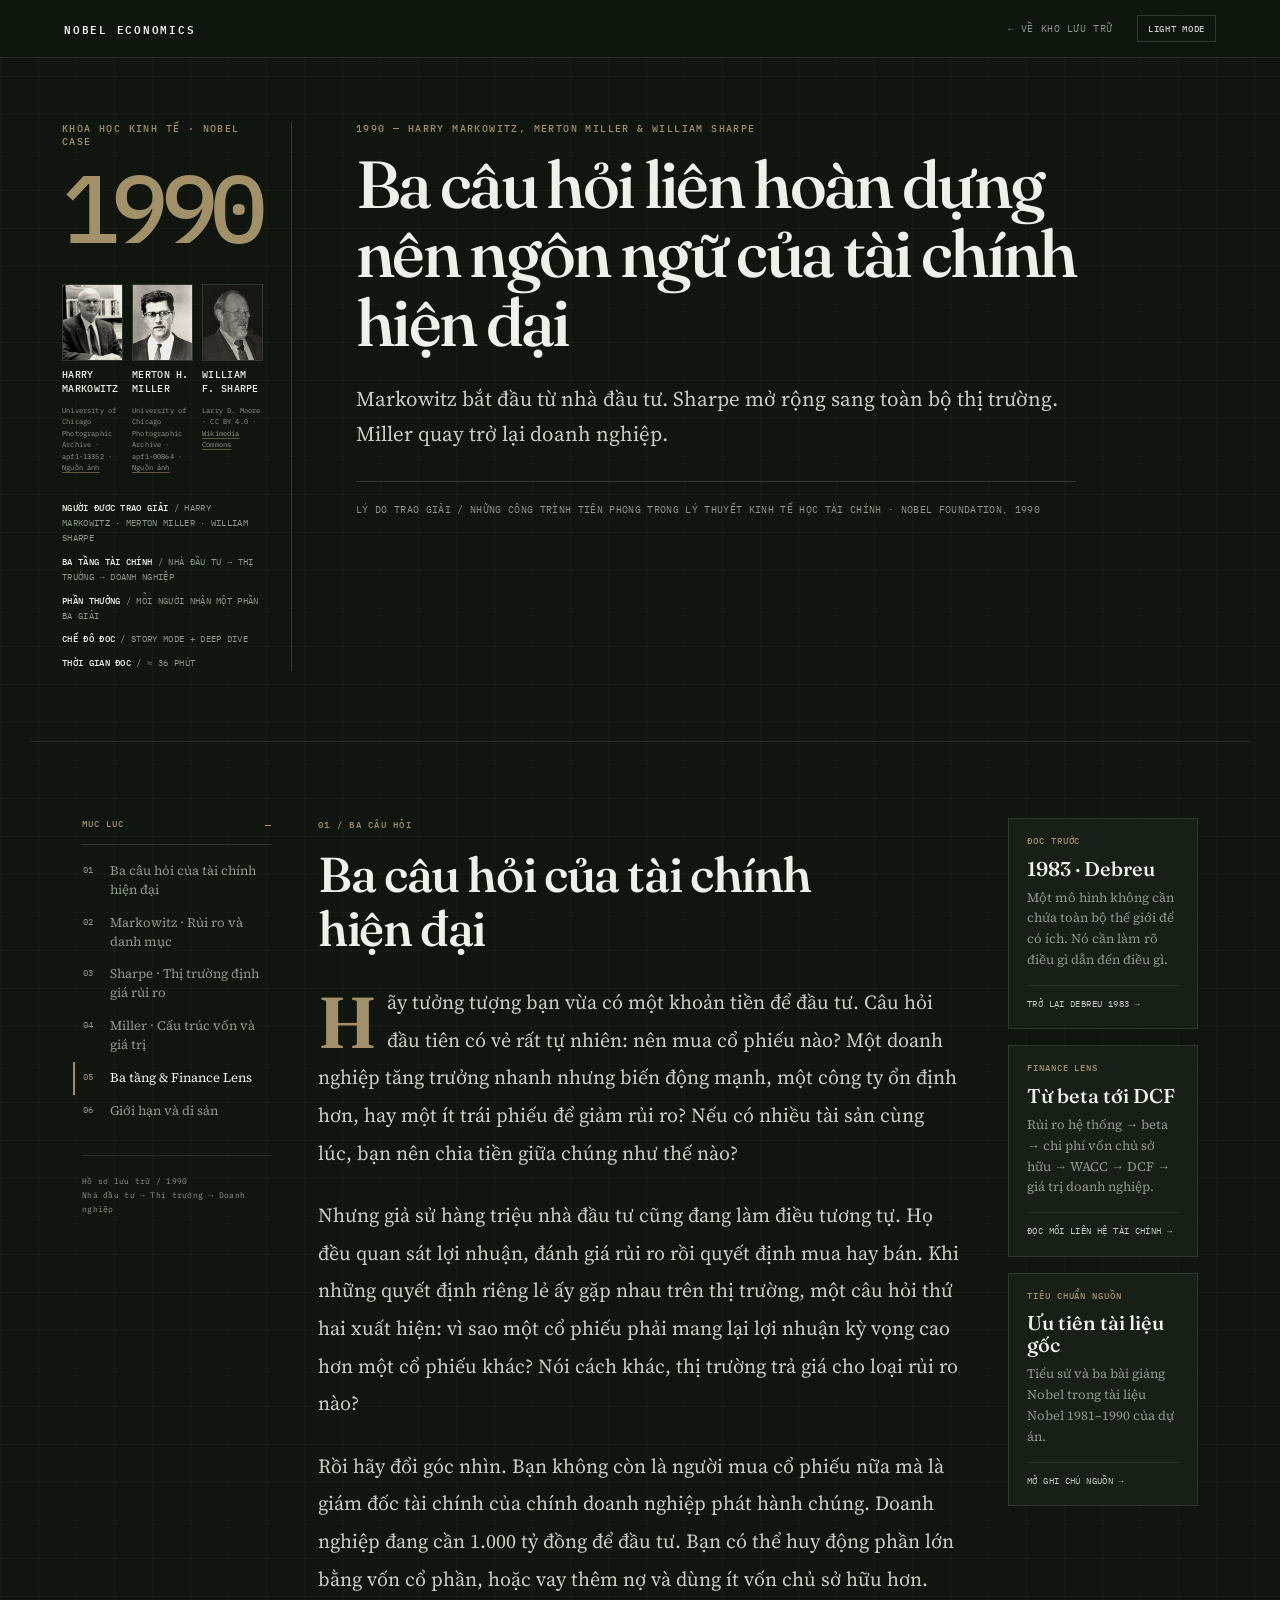
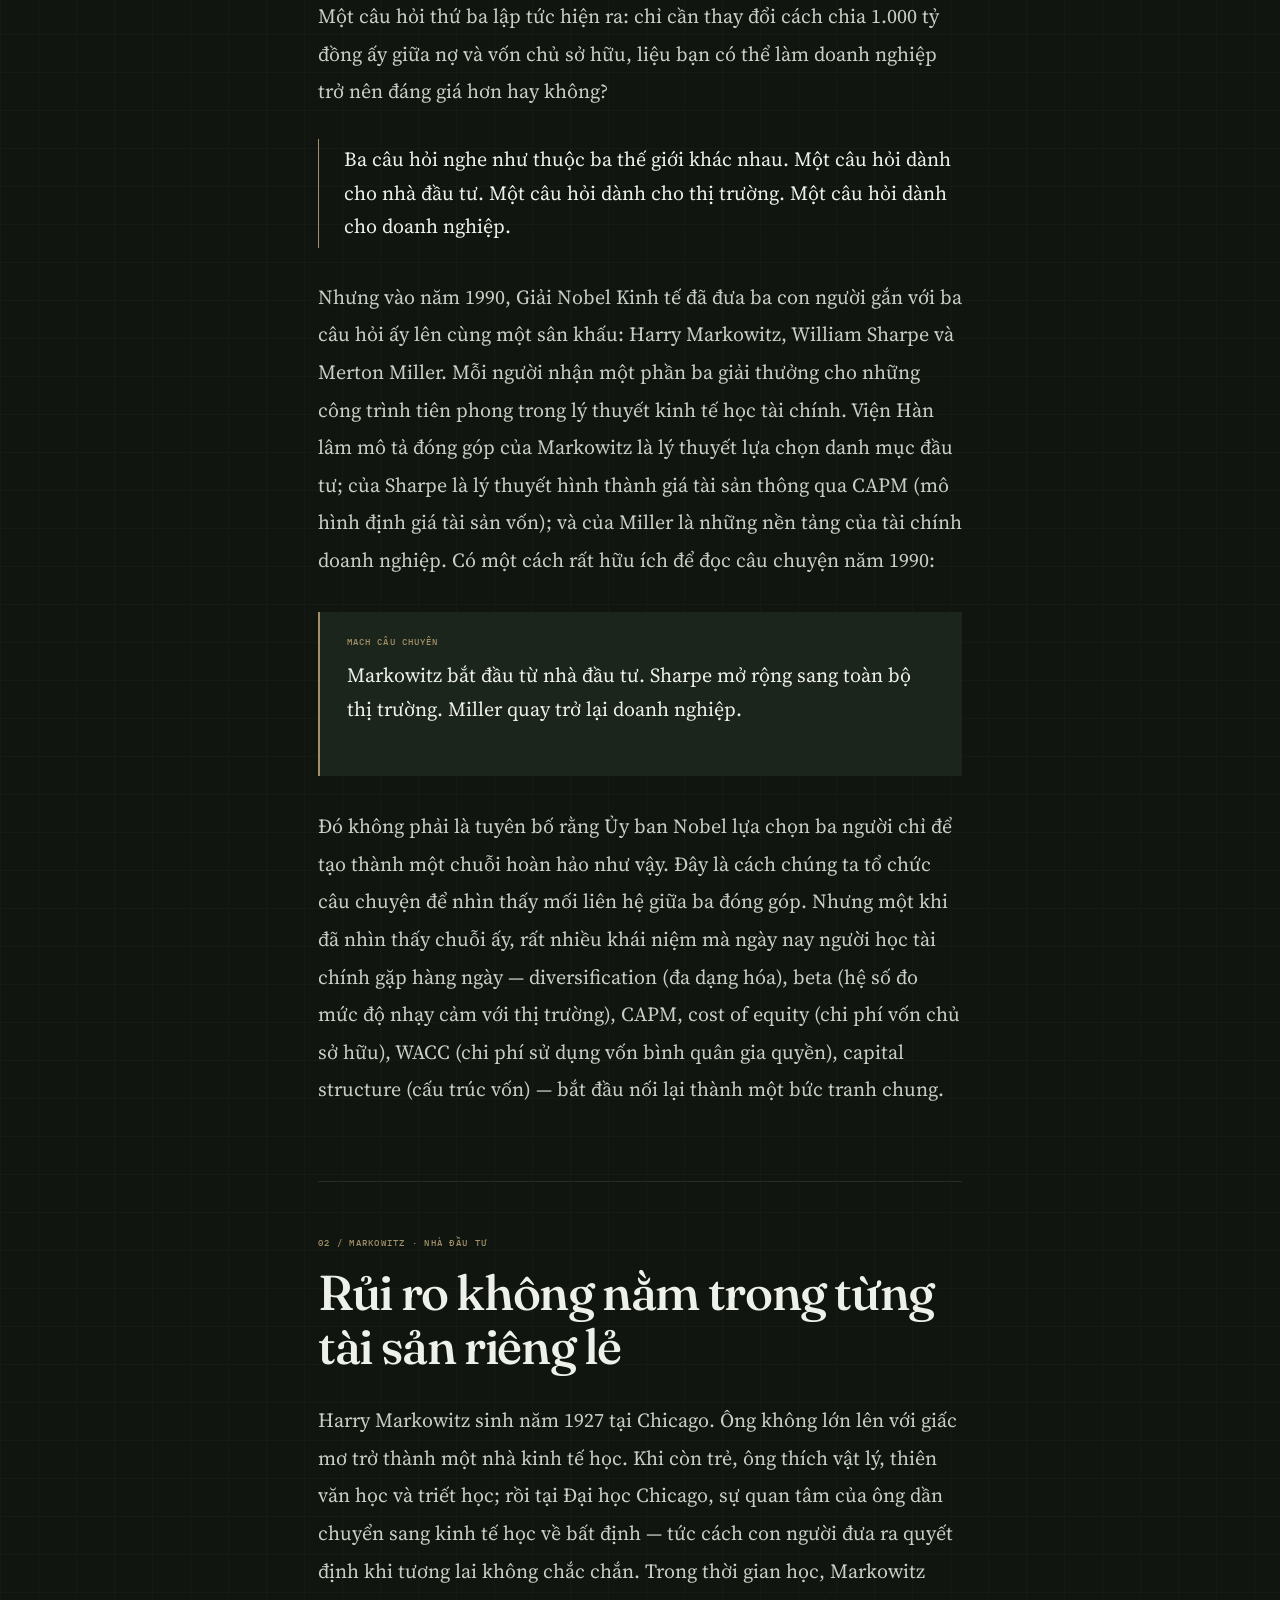
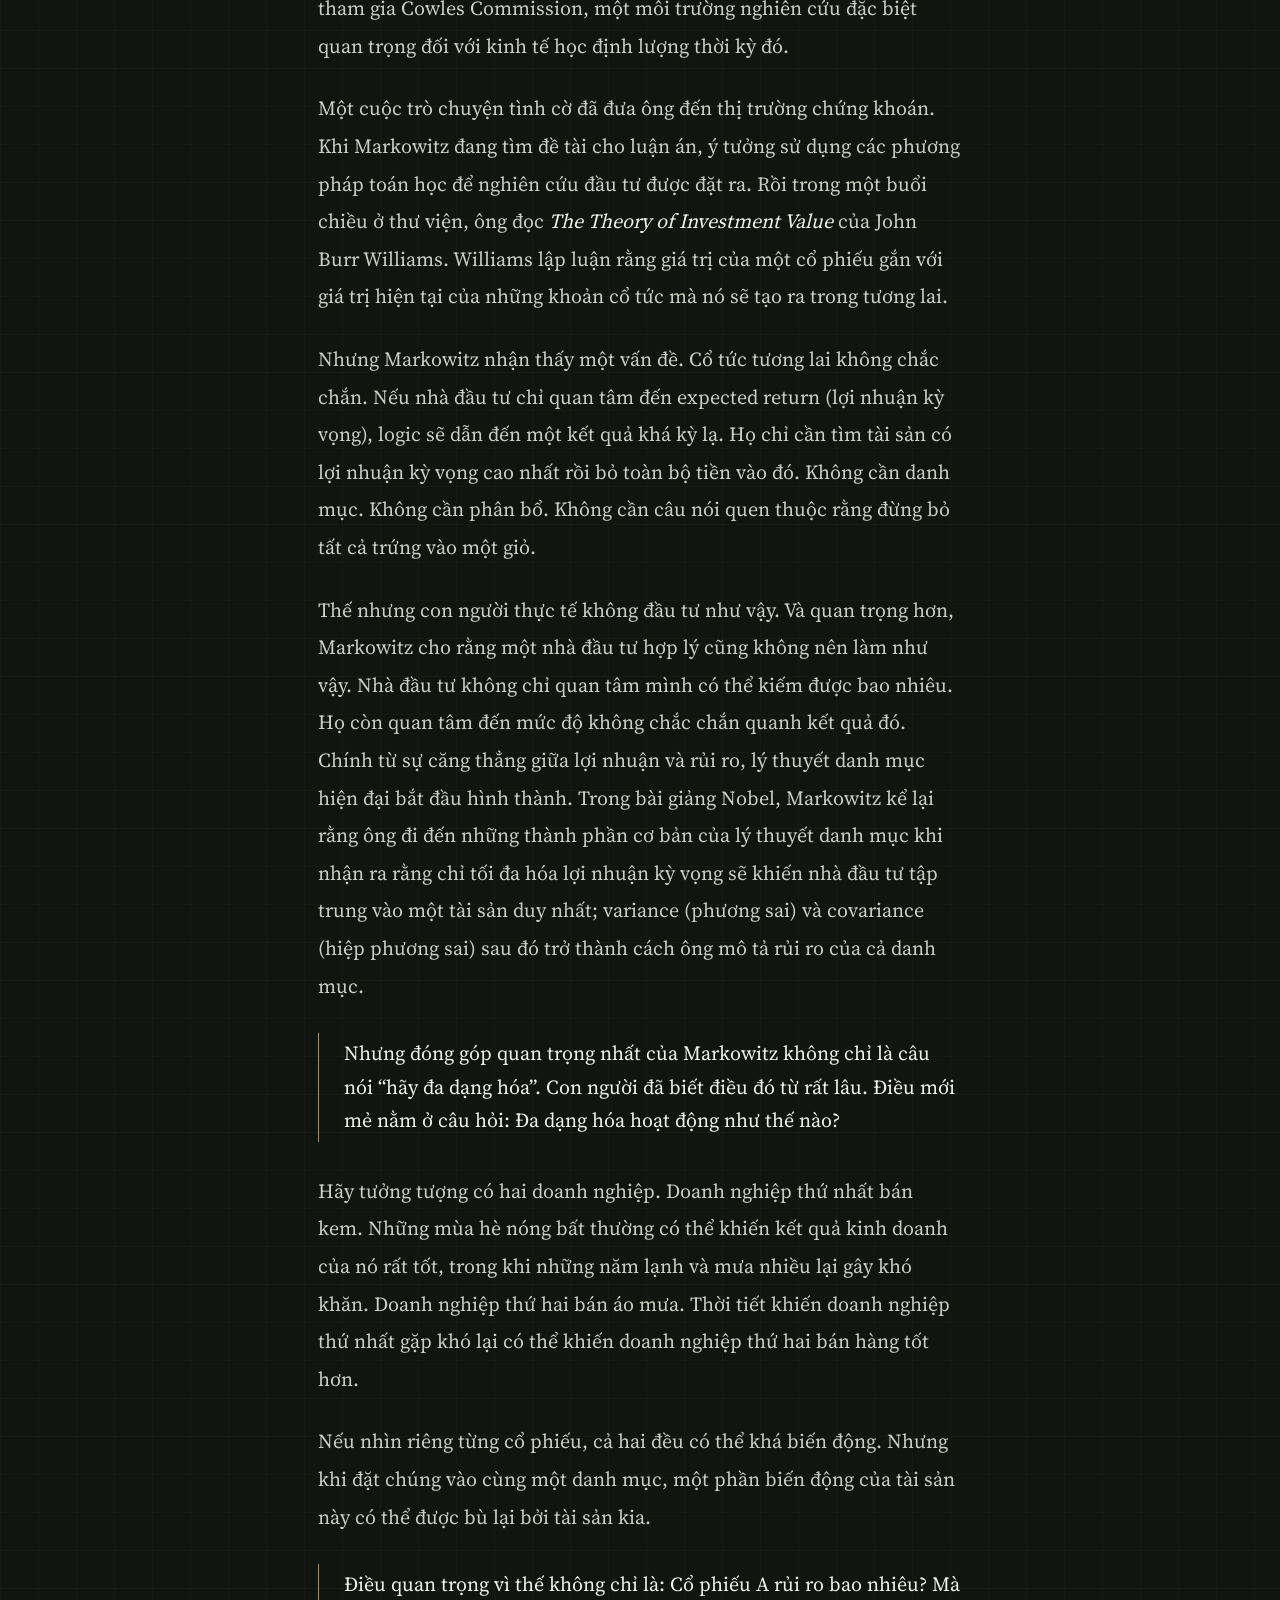
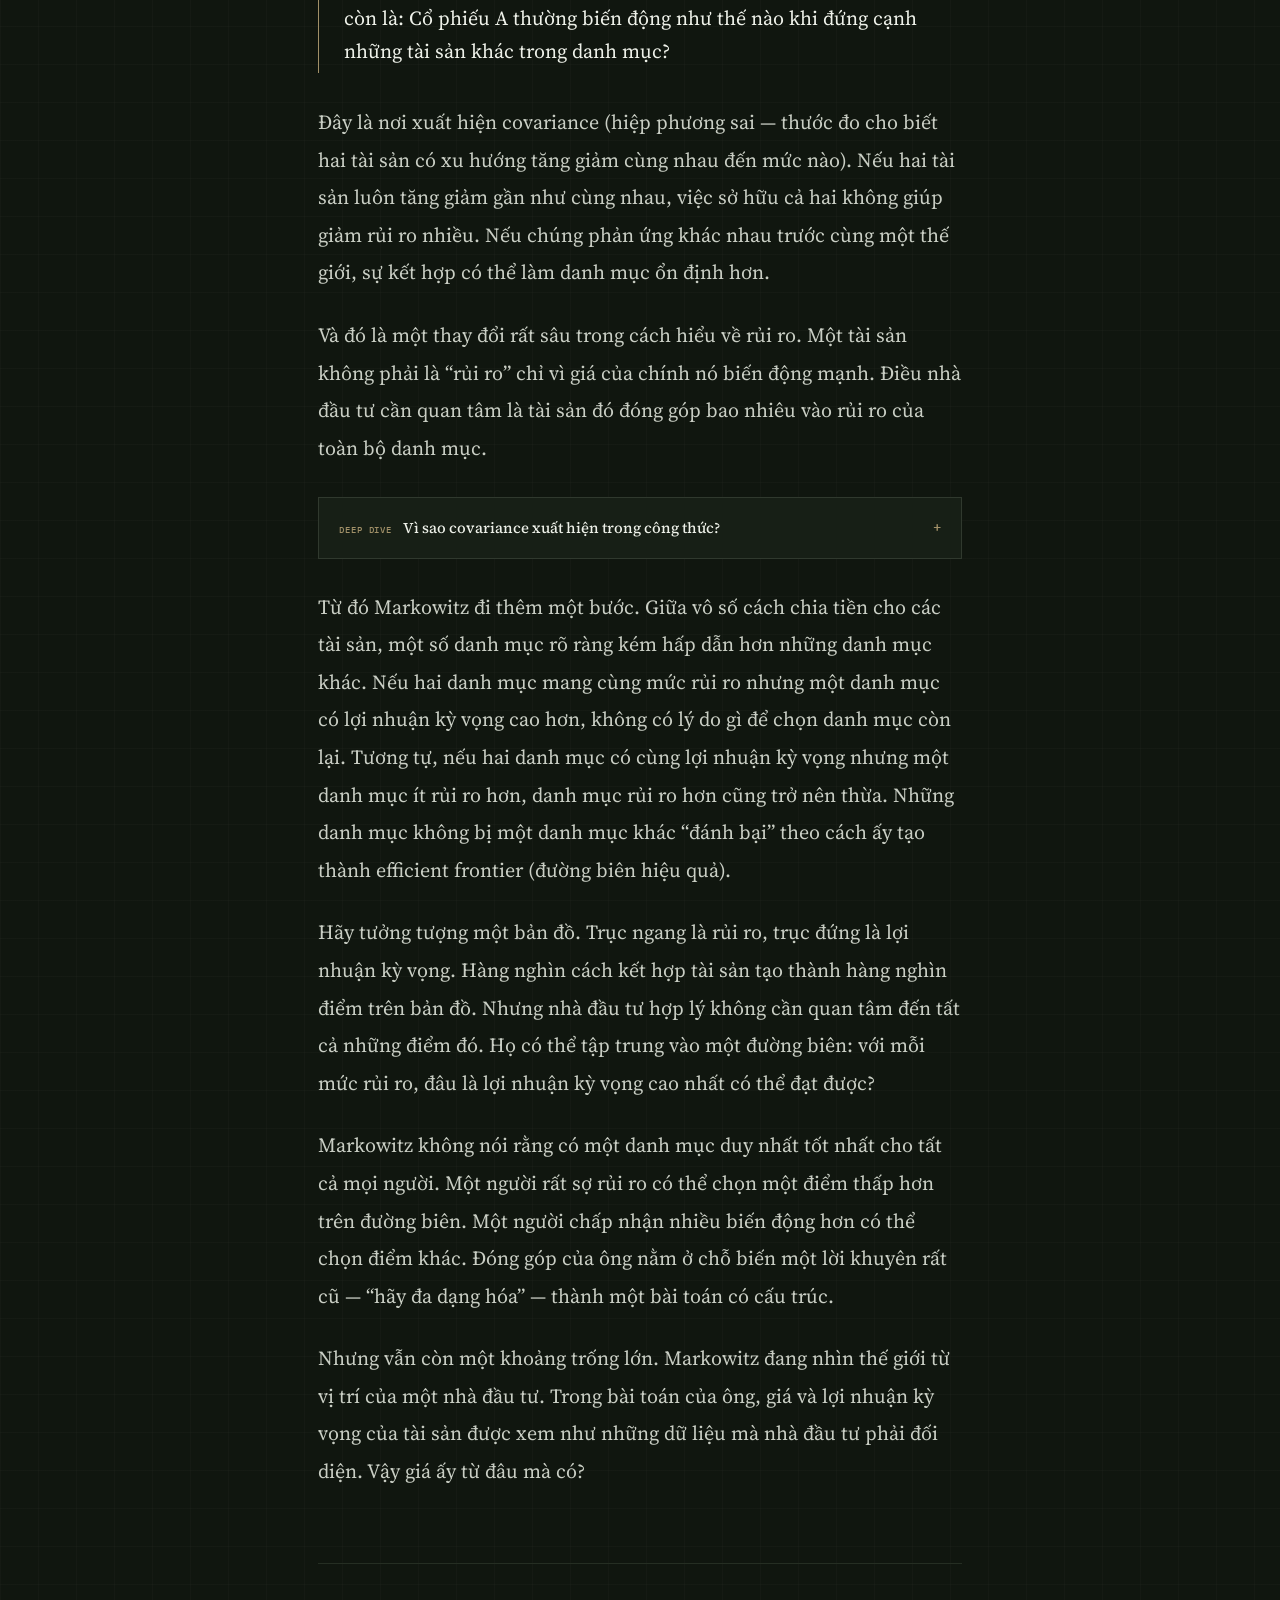
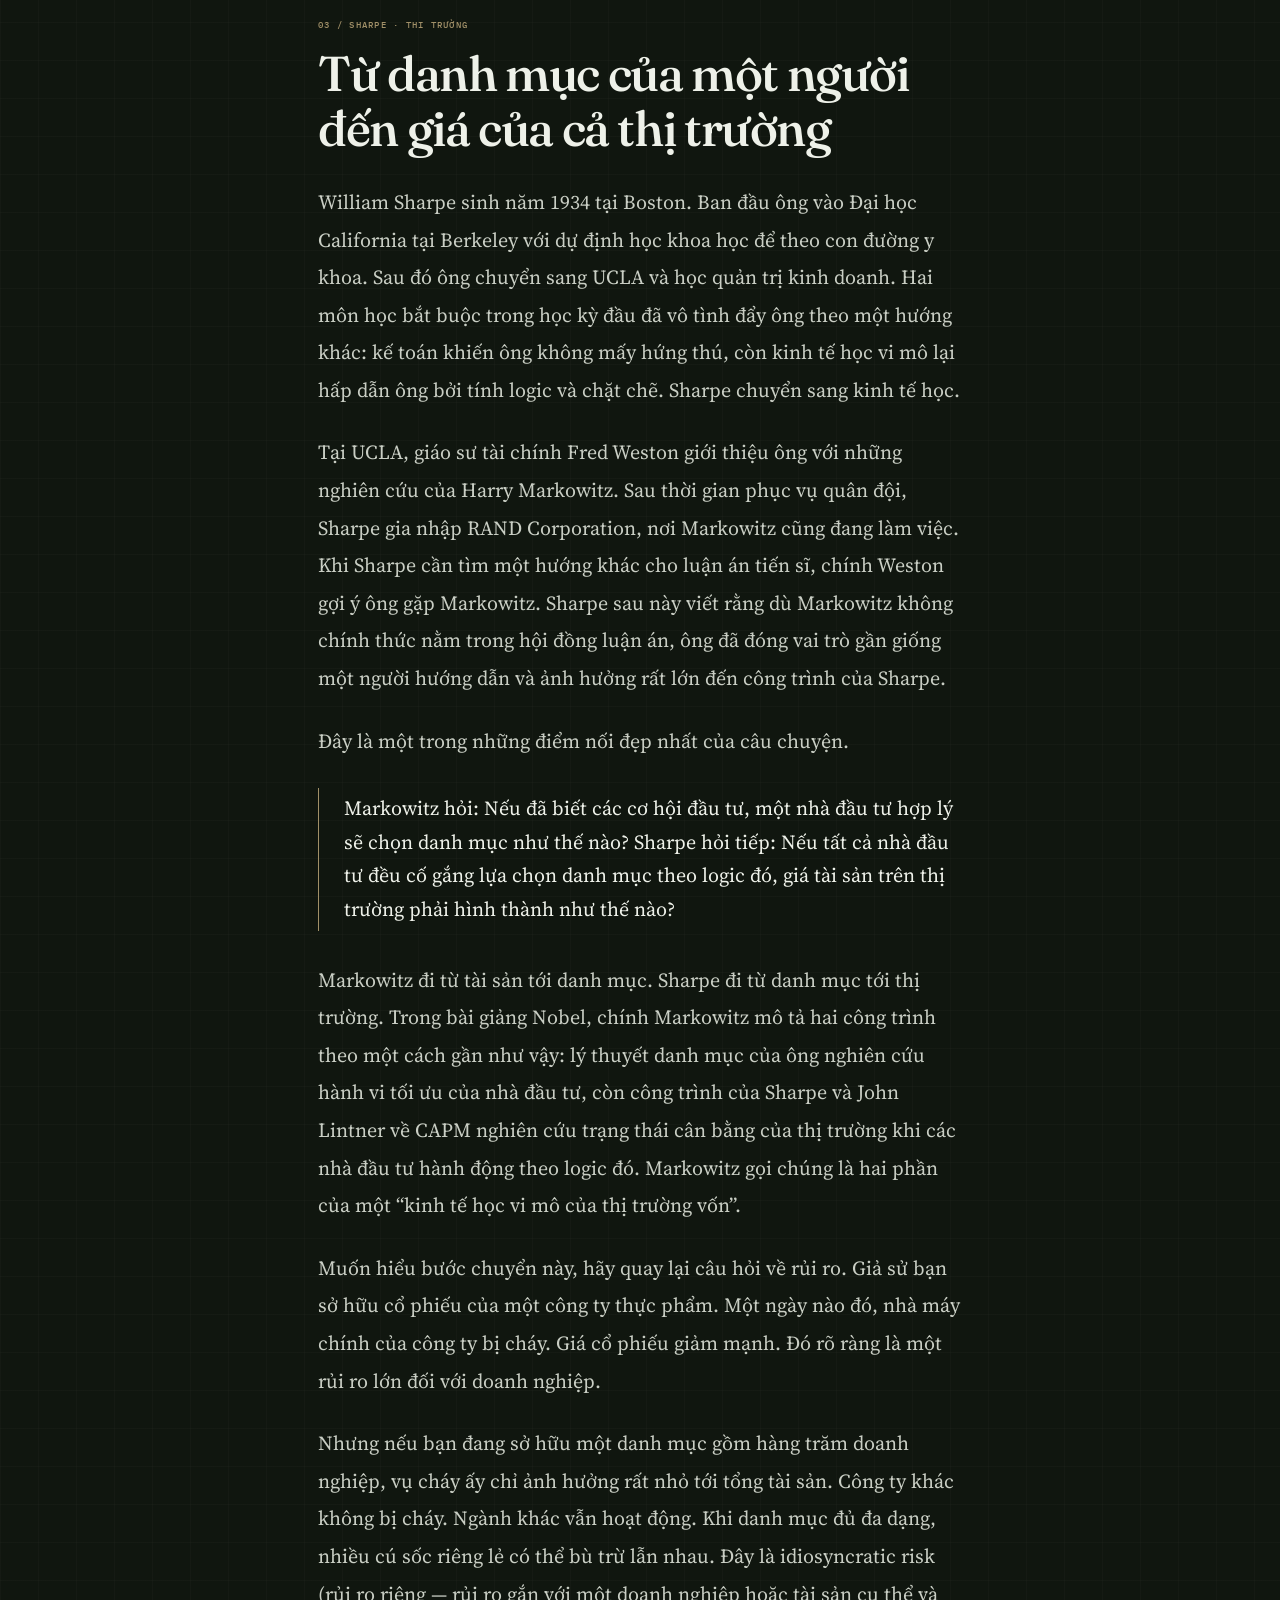
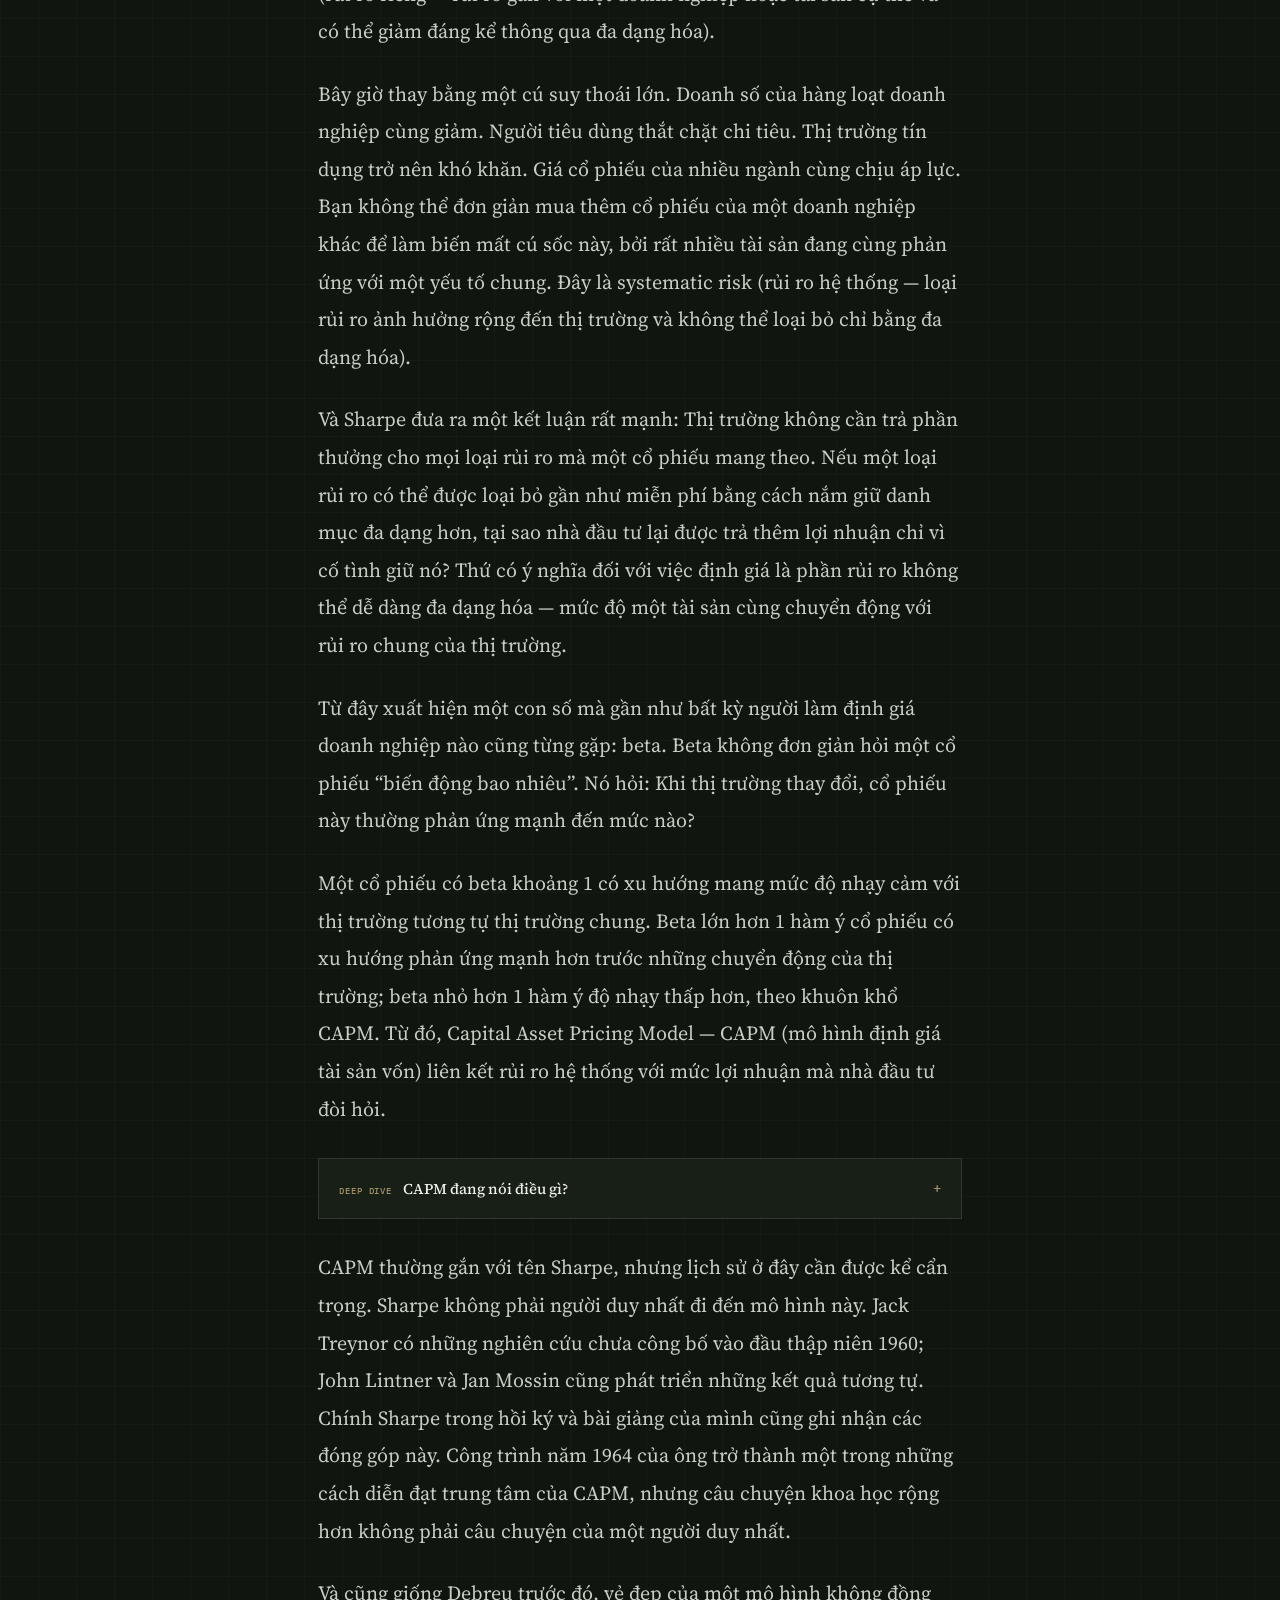
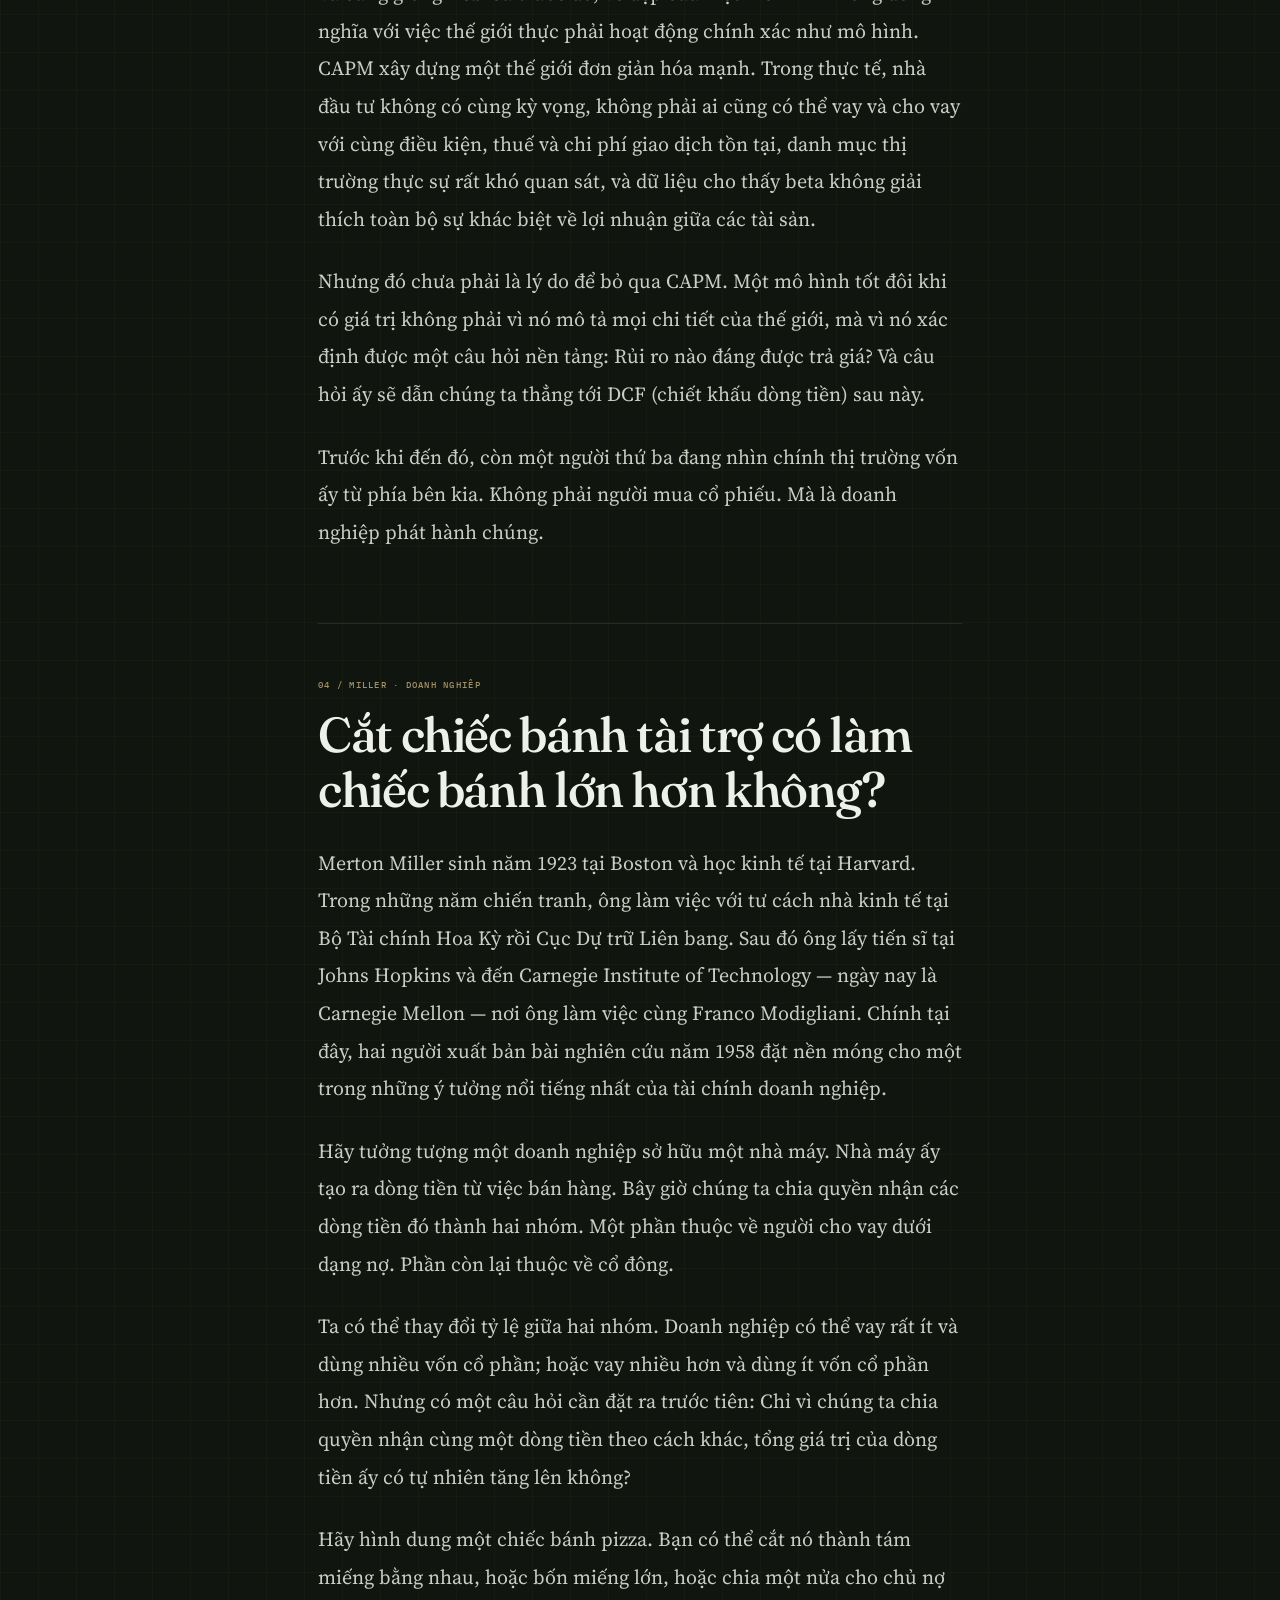
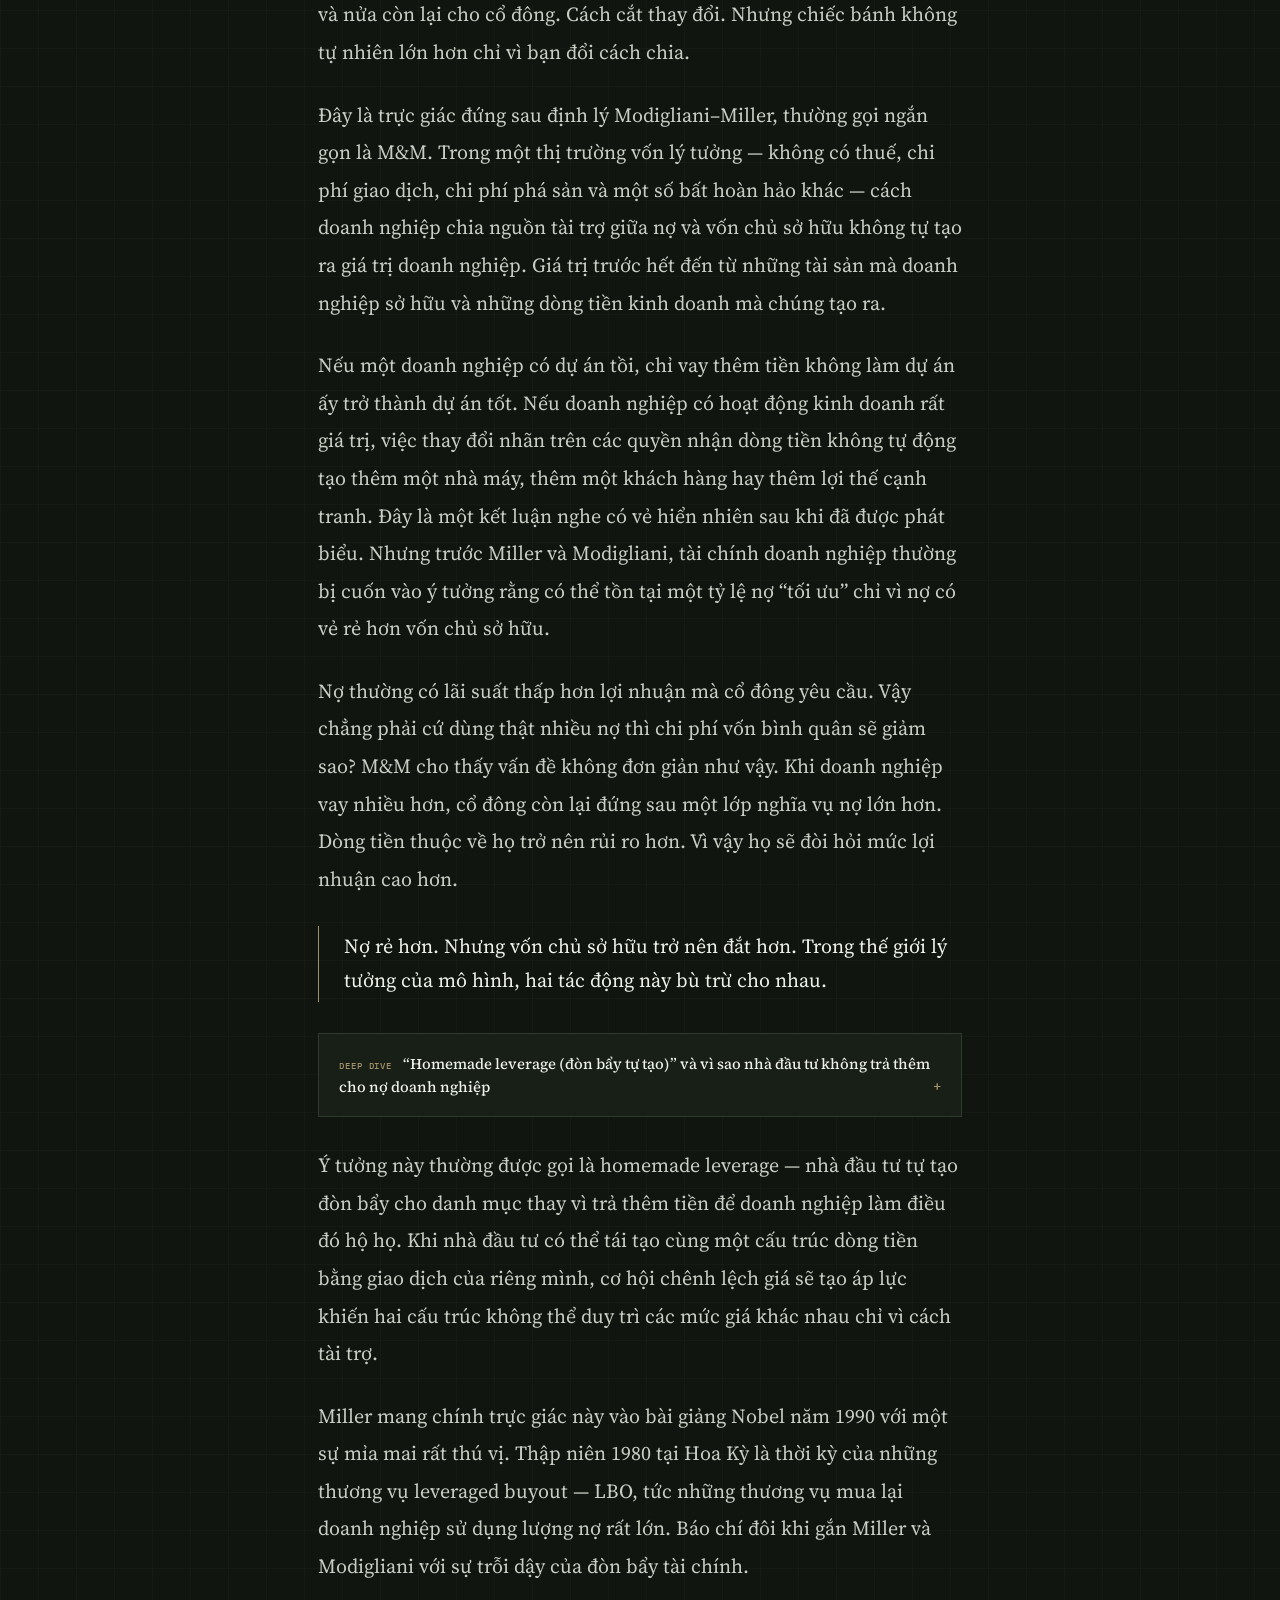
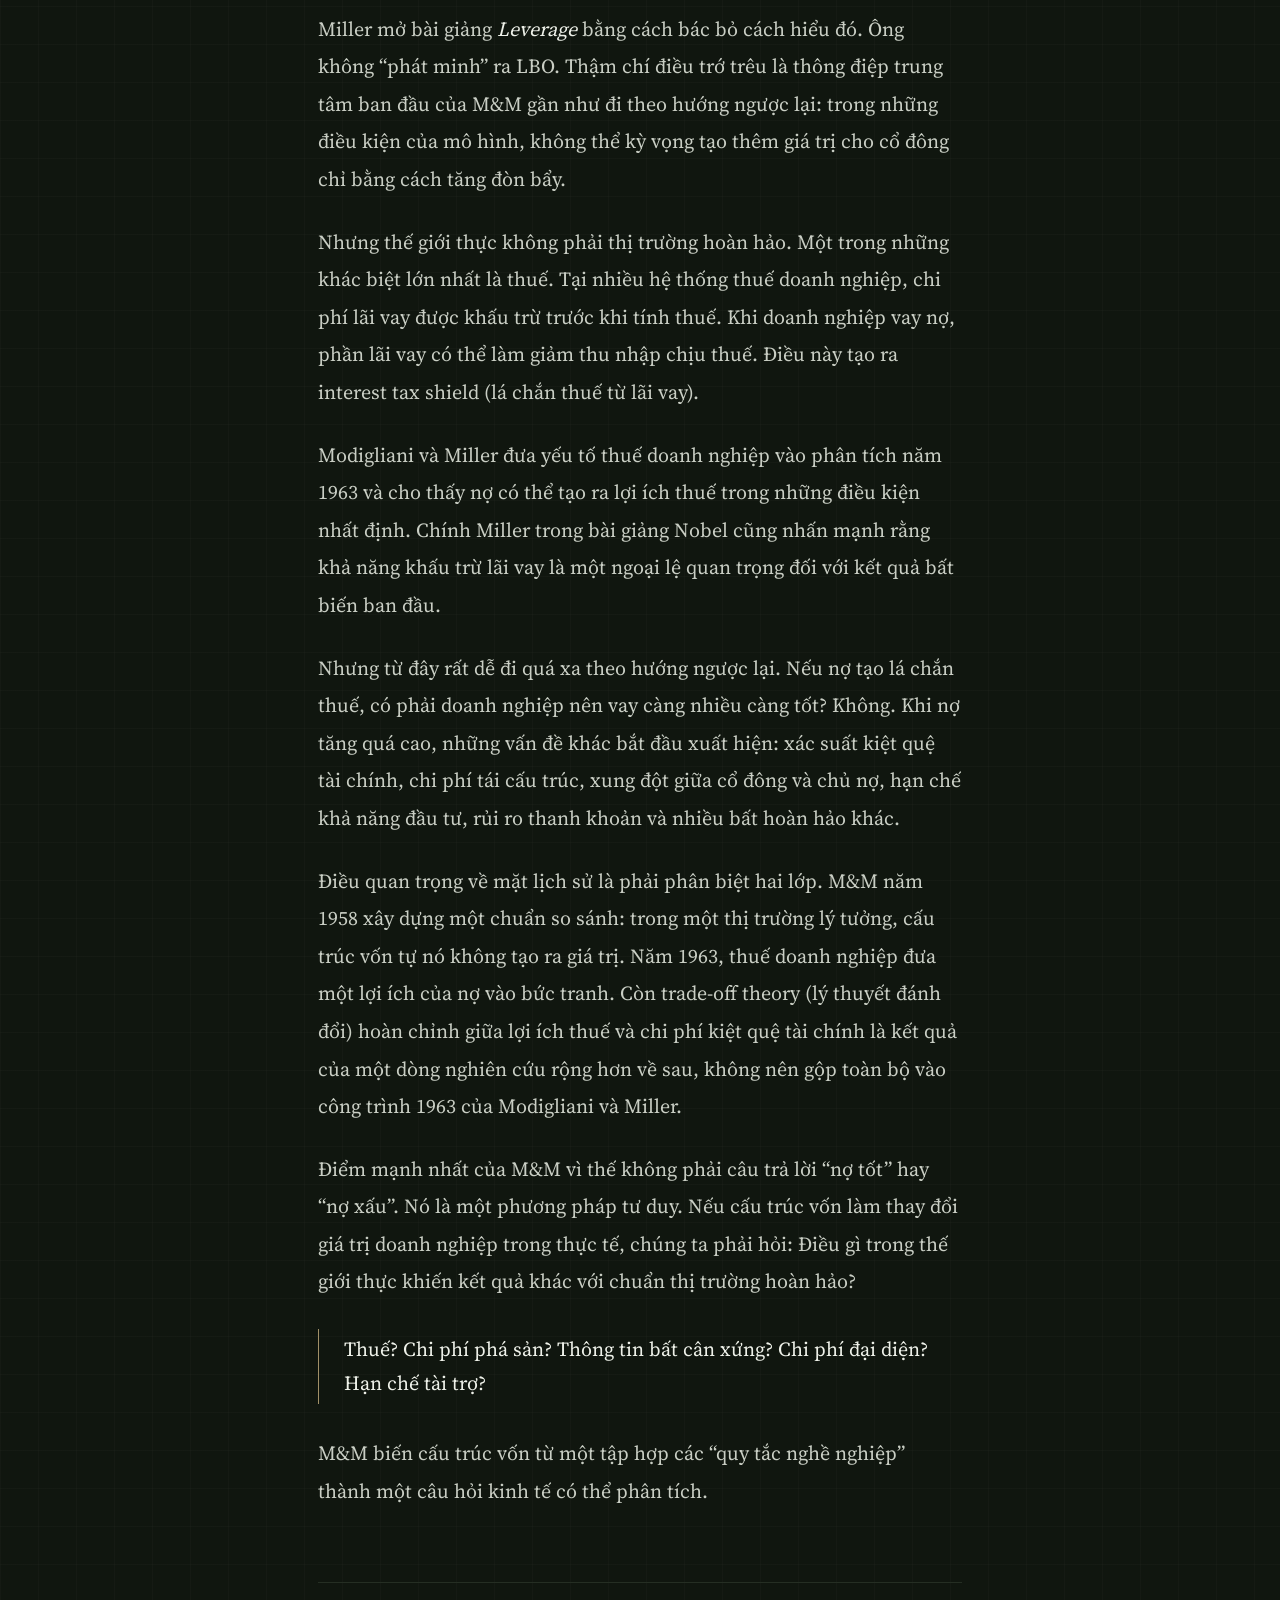
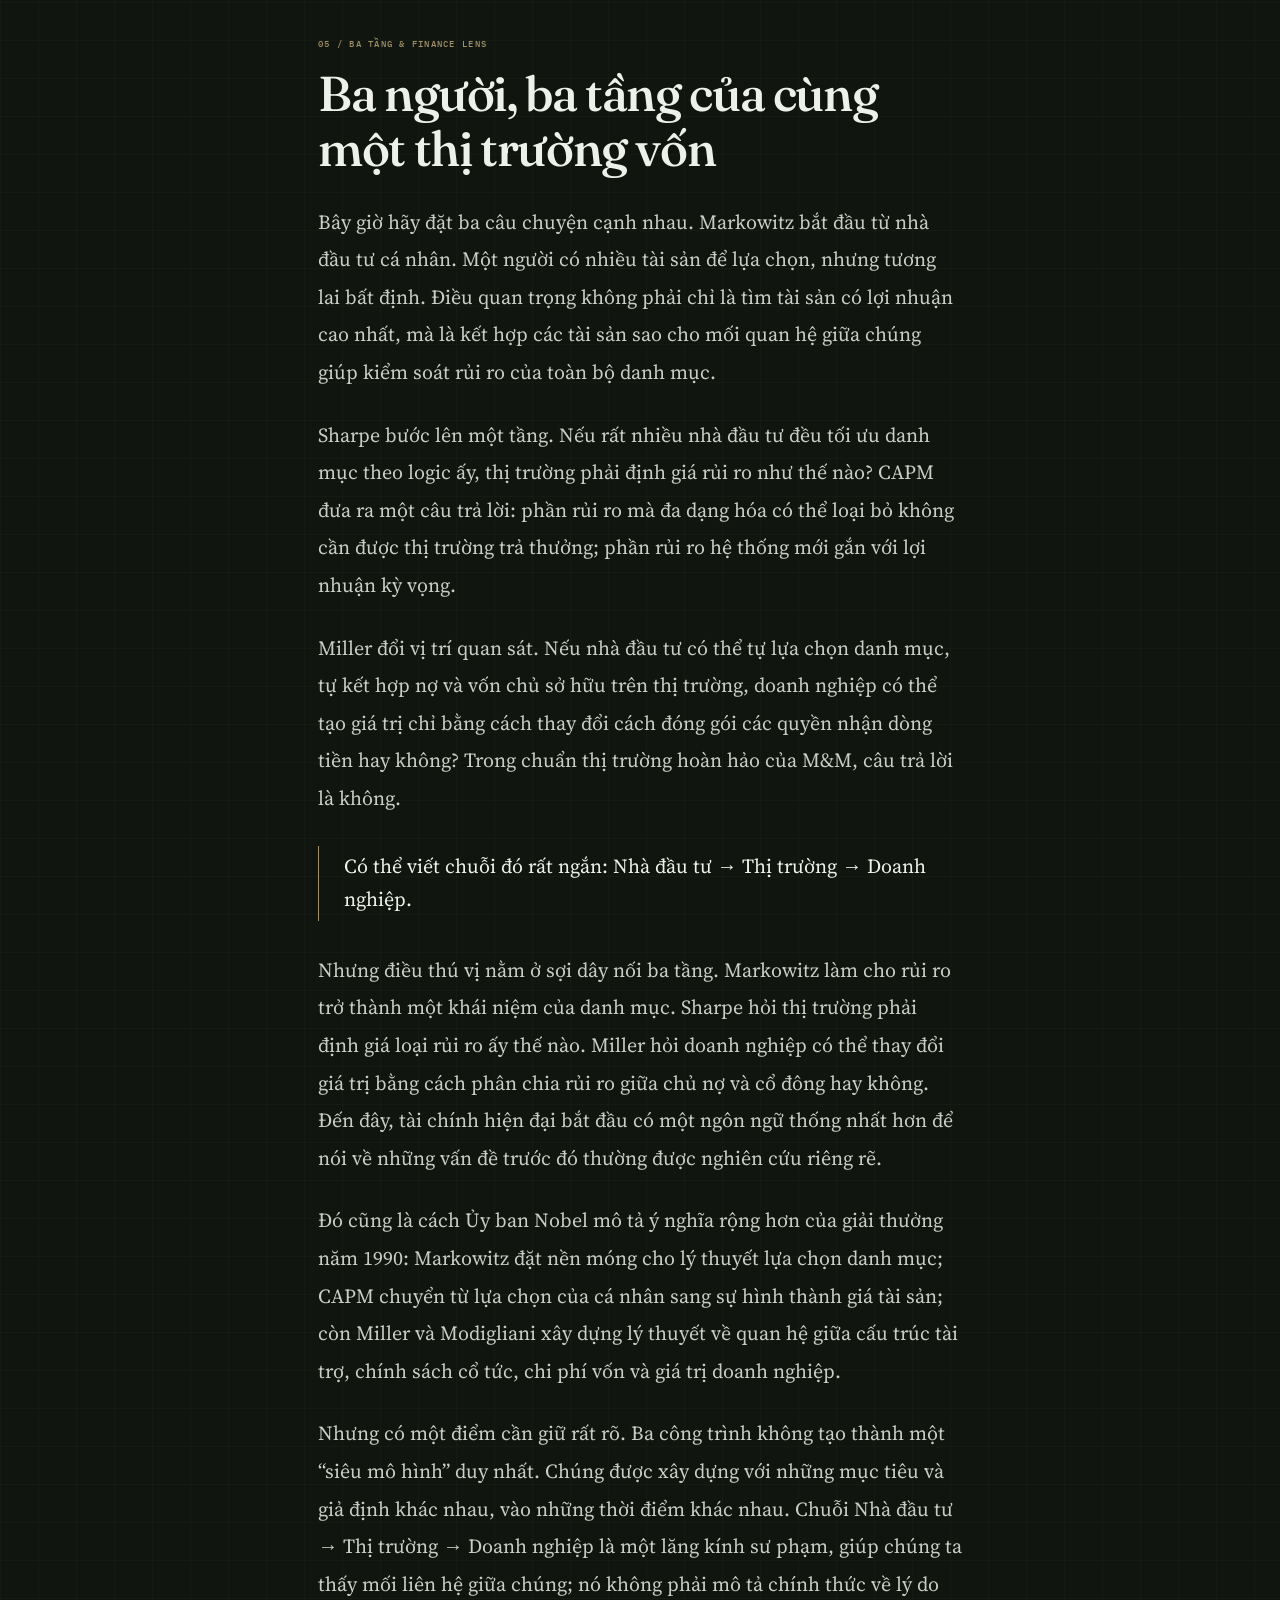
<file: cases/1990.html>
<!doctype html>
<html lang="vi" data-theme="dark">
<head>
<meta charset="utf-8">
<meta name="viewport" content="width=device-width,initial-scale=1">
<meta name="color-scheme" content="dark light">
<meta name="description" content="Nobel Kinh tế 1990: Markowitz, Sharpe và Miller — từ lựa chọn danh mục đến định giá rủi ro và cấu trúc vốn của doanh nghiệp.">
<title>1990 — Markowitz, Miller &amp; Sharpe | Nobel Economics</title>
<link rel="stylesheet" href="../assets/fonts.css">
<link rel="stylesheet" href="../assets/site.css">
</head>
<body class="case-reader">
<a class="skip-link" href="#story">Đi đến nội dung chính</a>
<div class="progress" id="progress"></div>
<header class="topbar">
  <a class="brand" href="../index.html">NOBEL ECONOMICS</a>
  <div class="nav-right">
    <a class="back" href="../index.html">← Về kho lưu trữ</a>
    <button class="theme-toggle" id="themeToggle" type="button" aria-label="Chuyển giao diện sáng hoặc tối">LIGHT MODE</button>
  </div>
</header>
<section class="case-hero">
  <div class="hero-meta">
    <div><div class="kicker">Khoa học Kinh tế · Nobel Case</div><div class="case-year">1990</div></div>
    <div class="laureate-portraits" aria-label="Chân dung ba người nhận giải Nobel Kinh tế 1990">
      <figure class="laureate-mini">
        <div class="laureate-portrait-frame">
          <img src="../assets/portraits/harry-markowitz.jpg" alt="Harry M. Markowitz" decoding="async">
        </div>
        <div class="portrait-name">Harry Markowitz</div>
        <figcaption class="portrait-credit">University of Chicago Photographic Archive · apf1-13352 · <a href="https://photoarchive.lib.uchicago.edu/db.xqy?show=browse8.xml%7C545" target="_blank" rel="noopener">Nguồn ảnh</a>
        </figcaption>
      </figure>

      <figure class="laureate-mini">
        <div class="laureate-portrait-frame">
          <img src="../assets/portraits/merton-miller.jpg" alt="Merton H. Miller" decoding="async">
        </div>
        <div class="portrait-name">Merton H. Miller</div>
        <figcaption class="portrait-credit">University of Chicago Photographic Archive · apf1-00864 · <a href="https://photoarchive.lib.uchicago.edu/db.xqy?one=apf1-00864.xml" target="_blank" rel="noopener">Nguồn ảnh</a>
        </figcaption>
      </figure>

      <figure class="laureate-mini">
        <div class="laureate-portrait-frame">
          <img src="../assets/portraits/william-sharpe.jpg" alt="William F. Sharpe in 2007" width="459" height="568" decoding="async">
        </div>
        <div class="portrait-name">William F. Sharpe</div>
        <figcaption class="portrait-credit">
          Larry D. Moore · CC BY 4.0 ·
          <a href="https://commons.wikimedia.org/wiki/File:William_sharpe_2007.jpg" target="_blank" rel="noopener">Wikimedia Commons</a>
        </figcaption>
      </figure>
    </div>


    <div class="meta-list">
      <span><b>Người được trao giải</b> / Harry Markowitz · Merton Miller · William Sharpe</span>
      <span><b>Ba tầng tài chính</b> / Nhà đầu tư → Thị trường → Doanh nghiệp</span>
      <span><b>Phần thưởng</b> / Mỗi người nhận một phần ba giải</span>
      <span><b>Chế độ đọc</b> / Story Mode + Deep Dive</span>
      <span><b>Thời gian đọc</b> / <output data-read-time>≈ 36 phút</output></span>
    </div>
  </div>
  <div class="hero-title">
    <div class="kicker" data-manuscript-lines="0:0">1990 — Harry Markowitz, Merton Miller &amp; William Sharpe</div>
    <h1 data-manuscript-lines="1:1">Ba câu hỏi liên hoàn dựng nên ngôn ngữ của tài chính hiện đại</h1>
    <p class="subtitle">Markowitz bắt đầu từ nhà đầu tư. Sharpe mở rộng sang toàn bộ thị trường. Miller quay trở lại doanh nghiệp.</p>
    <div class="citation">Lý do trao giải / Những công trình tiên phong trong lý thuyết kinh tế học tài chính · Nobel Foundation, 1990</div>
  </div>
</section>
<main class="read-shell">
<nav class="toc" id="toc" aria-label="Mục lục bài đọc">
  <details class="toc-panel" open>
    <summary><span class="toc-title">Mục lục</span><span class="toc-current" data-toc-current>01 · Ba câu hỏi</span></summary>
    <div class="toc-links"><a href="#s1" data-short="Ba câu hỏi"><span>01</span> Ba câu hỏi của tài chính hiện đại</a>
<a href="#s2" data-short="Markowitz · Nhà đầu tư"><span>02</span> Markowitz · Rủi ro và danh mục</a>
<a href="#s3" data-short="Sharpe · Thị trường"><span>03</span> Sharpe · Thị trường định giá rủi ro</a>
<a href="#s4" data-short="Miller · Doanh nghiệp"><span>04</span> Miller · Cấu trúc vốn và giá trị</a>
<a href="#s5" data-short="Ba tầng & Finance Lens"><span>05</span> Ba tầng & Finance Lens</a>
<a href="#s6" data-short="Giới hạn & di sản"><span>06</span> Giới hạn và di sản</a></div>
  </details>
  <div class="toc-year">Hồ sơ lưu trữ / 1990<br>Nhà đầu tư → Thị trường → Doanh nghiệp</div>
</nav>
<article class="story" id="story">
<section class="story-section" id="s1"><div class="section-no">01 / Ba câu hỏi</div><h2>Ba câu hỏi của tài chính hiện đại</h2>
<p data-manuscript-lines="2:3" class="dropcap">Hãy tưởng tượng bạn vừa có một khoản tiền để đầu tư. Câu hỏi đầu tiên có vẻ rất tự nhiên: nên mua cổ phiếu nào? Một doanh nghiệp tăng trưởng nhanh nhưng biến động mạnh, một công ty ổn định hơn, hay một ít trái phiếu để giảm rủi ro? Nếu có nhiều tài sản cùng lúc, bạn nên chia tiền giữa chúng như thế nào?</p>

<p data-manuscript-lines="4:4">Nhưng giả sử hàng triệu nhà đầu tư cũng đang làm điều tương tự. Họ đều quan sát lợi nhuận, đánh giá rủi ro rồi quyết định mua hay bán. Khi những quyết định riêng lẻ ấy gặp nhau trên thị trường, một câu hỏi thứ hai xuất hiện: vì sao một cổ phiếu phải mang lại lợi nhuận kỳ vọng cao hơn một cổ phiếu khác? Nói cách khác, thị trường trả giá cho loại rủi ro nào?</p>

<p data-manuscript-lines="5:5">Rồi hãy đổi góc nhìn. Bạn không còn là người mua cổ phiếu nữa mà là giám đốc tài chính của chính doanh nghiệp phát hành chúng. Doanh nghiệp đang cần 1.000 tỷ đồng để đầu tư. Bạn có thể huy động phần lớn bằng vốn cổ phần, hoặc vay thêm nợ và dùng ít vốn chủ sở hữu hơn. Một câu hỏi thứ ba lập tức hiện ra: chỉ cần thay đổi cách chia 1.000 tỷ đồng ấy giữa nợ và vốn chủ sở hữu, liệu bạn có thể làm doanh nghiệp trở nên đáng giá hơn hay không?</p>

<div class="prose-emphasis" aria-label="Ba góc nhìn"><p data-manuscript-lines="6:9">Ba câu hỏi nghe như thuộc ba thế giới khác nhau. Một câu hỏi dành cho nhà đầu tư. Một câu hỏi dành cho thị trường. Một câu hỏi dành cho doanh nghiệp.</p></div>

<p data-manuscript-lines="10:10">Nhưng vào năm 1990, Giải Nobel Kinh tế đã đưa ba con người gắn với ba câu hỏi ấy lên cùng một sân khấu: Harry Markowitz, William Sharpe và Merton Miller. Mỗi người nhận một phần ba giải thưởng cho những công trình tiên phong trong lý thuyết kinh tế học tài chính. Viện Hàn lâm mô tả đóng góp của Markowitz là lý thuyết lựa chọn danh mục đầu tư; của Sharpe là lý thuyết hình thành giá tài sản thông qua CAPM<span data-editorial-gloss> (mô hình định giá tài sản vốn)</span>; và của Miller là những nền tảng của tài chính doanh nghiệp. Có một cách rất hữu ích để đọc câu chuyện năm 1990:</p>

<div class="callout"><div class="callout-label">Mạch câu chuyện</div><p data-manuscript-lines="11:11">Markowitz bắt đầu từ nhà đầu tư. Sharpe mở rộng sang toàn bộ thị trường. Miller quay trở lại doanh nghiệp.</p></div>

<p data-manuscript-lines="12:12">Đó không phải là tuyên bố rằng Ủy ban Nobel lựa chọn ba người chỉ để tạo thành một chuỗi hoàn hảo như vậy. Đây là cách chúng ta tổ chức câu chuyện để nhìn thấy mối liên hệ giữa ba đóng góp. Nhưng một khi đã nhìn thấy chuỗi ấy, rất nhiều khái niệm mà ngày nay người học tài chính gặp hàng ngày — diversification<span data-editorial-gloss> (đa dạng hóa)</span>, beta<span data-editorial-gloss> (hệ số đo mức độ nhạy cảm với thị trường)</span>, CAPM, cost of equity<span data-editorial-gloss> (chi phí vốn chủ sở hữu)</span>, WACC<span data-editorial-gloss> (chi phí sử dụng vốn bình quân gia quyền)</span>, capital structure<span data-editorial-gloss> (cấu trúc vốn)</span> — bắt đầu nối lại thành một bức tranh chung.</p>
</section>

<section class="story-section" id="s2"><div class="section-no">02 / Markowitz · Nhà đầu tư</div><h2>Rủi ro không nằm trong từng tài sản riêng lẻ</h2>
<p data-manuscript-lines="15:15">Harry Markowitz sinh năm 1927 tại Chicago. Ông không lớn lên với giấc mơ trở thành một nhà kinh tế học. Khi còn trẻ, ông thích vật lý, thiên văn học và triết học; rồi tại Đại học Chicago, sự quan tâm của ông dần chuyển sang kinh tế học về bất định — tức cách con người đưa ra quyết định khi tương lai không chắc chắn. Trong thời gian học, Markowitz tham gia Cowles Commission, một môi trường nghiên cứu đặc biệt quan trọng đối với kinh tế học định lượng thời kỳ đó.</p>

<p data-manuscript-lines="16:16">Một cuộc trò chuyện tình cờ đã đưa ông đến thị trường chứng khoán. Khi Markowitz đang tìm đề tài cho luận án, ý tưởng sử dụng các phương pháp toán học để nghiên cứu đầu tư được đặt ra. Rồi trong một buổi chiều ở thư viện, ông đọc <em>The Theory of Investment Value</em> của John Burr Williams. Williams lập luận rằng giá trị của một cổ phiếu gắn với giá trị hiện tại của những khoản cổ tức mà nó sẽ tạo ra trong tương lai.</p>

<p data-manuscript-lines="17:19">Nhưng Markowitz nhận thấy một vấn đề. Cổ tức tương lai không chắc chắn. Nếu nhà đầu tư chỉ quan tâm đến expected return (lợi nhuận kỳ vọng), logic sẽ dẫn đến một kết quả khá kỳ lạ. Họ chỉ cần tìm tài sản có lợi nhuận kỳ vọng cao nhất rồi bỏ toàn bộ tiền vào đó. Không cần danh mục. Không cần phân bổ. Không cần câu nói quen thuộc rằng đừng bỏ tất cả trứng vào một giỏ.</p>

<p data-manuscript-lines="20:20">Thế nhưng con người thực tế không đầu tư như vậy. Và quan trọng hơn, Markowitz cho rằng một nhà đầu tư hợp lý cũng không nên làm như vậy. Nhà đầu tư không chỉ quan tâm mình có thể kiếm được bao nhiêu. Họ còn quan tâm đến mức độ không chắc chắn quanh kết quả đó. Chính từ sự căng thẳng giữa lợi nhuận và rủi ro, lý thuyết danh mục hiện đại bắt đầu hình thành. Trong bài giảng Nobel, Markowitz kể lại rằng ông đi đến những thành phần cơ bản của lý thuyết danh mục khi nhận ra rằng chỉ tối đa hóa lợi nhuận kỳ vọng sẽ khiến nhà đầu tư tập trung vào một tài sản duy nhất; variance<span data-editorial-gloss> (phương sai)</span> và covariance<span data-editorial-gloss> (hiệp phương sai)</span> sau đó trở thành cách ông mô tả rủi ro của cả danh mục.</p>

<div class="prose-emphasis" aria-label="Câu hỏi của Markowitz"><p data-manuscript-lines="21:24">Nhưng đóng góp quan trọng nhất của Markowitz không chỉ là câu nói “hãy đa dạng hóa”. Con người đã biết điều đó từ rất lâu. Điều mới mẻ nằm ở câu hỏi: Đa dạng hóa hoạt động như thế nào?</p></div>

<p data-manuscript-lines="25:27">Hãy tưởng tượng có hai doanh nghiệp. Doanh nghiệp thứ nhất bán kem. Những mùa hè nóng bất thường có thể khiến kết quả kinh doanh của nó rất tốt, trong khi những năm lạnh và mưa nhiều lại gây khó khăn. Doanh nghiệp thứ hai bán áo mưa. Thời tiết khiến doanh nghiệp thứ nhất gặp khó lại có thể khiến doanh nghiệp thứ hai bán hàng tốt hơn.</p>

<p data-manuscript-lines="28:28">Nếu nhìn riêng từng cổ phiếu, cả hai đều có thể khá biến động. Nhưng khi đặt chúng vào cùng một danh mục, một phần biến động của tài sản này có thể được bù lại bởi tài sản kia.</p>

<div class="prose-emphasis" aria-label="Rủi ro trong bối cảnh danh mục"><p data-manuscript-lines="29:32">Điều quan trọng vì thế không chỉ là: Cổ phiếu A rủi ro bao nhiêu? Mà còn là: Cổ phiếu A thường biến động như thế nào khi đứng cạnh những tài sản khác trong danh mục?</p></div>

<p data-manuscript-lines="33:34">Đây là nơi xuất hiện covariance (hiệp phương sai — thước đo cho biết hai tài sản có xu hướng tăng giảm cùng nhau đến mức nào). Nếu hai tài sản luôn tăng giảm gần như cùng nhau, việc sở hữu cả hai không giúp giảm rủi ro nhiều. Nếu chúng phản ứng khác nhau trước cùng một thế giới, sự kết hợp có thể làm danh mục ổn định hơn.</p>

<p data-manuscript-lines="35:37">Và đó là một thay đổi rất sâu trong cách hiểu về rủi ro. Một tài sản không phải là “rủi ro” chỉ vì giá của chính nó biến động mạnh. Điều nhà đầu tư cần quan tâm là tài sản đó đóng góp bao nhiêu vào rủi ro của toàn bộ danh mục.</p>

<details class="deep"><summary data-manuscript-lines="38:38"><span class="deep-kind" data-ui-label>Deep Dive</span> Vì sao covariance xuất hiện trong công thức?</summary><div class="content"><p data-manuscript-lines="39:40">Sau khi trực giác đã rõ, toán học chỉ là cách viết ngắn lại điều vừa nói. Với một danh mục gồm hai tài sản A và B, phương sai của danh mục có dạng:</p>
<div class="formula" role="math" aria-label="Phương sai danh mục bằng tổng hai phương sai theo tỷ trọng bình phương, cộng hai lần tích tỷ trọng và hiệp phương sai." data-manuscript-lines="41:41">σ<sub>p</sub><sup>2</sup> = w<sub>A</sub><sup>2</sup>σ<sub>A</sub><sup>2</sup> + w<sub>B</sub><sup>2</sup>σ<sub>B</sub><sup>2</sup> + 2w<sub>A</sub>w<sub>B</sub>Cov(A, B)</div>
<p data-manuscript-lines="42:44">Hai phần đầu mô tả rủi ro riêng của từng tài sản. Phần cuối chứa covariance — tức mối liên hệ giữa cách hai tài sản biến động. Nếu chỉ nhìn vào độ biến động riêng của A và B mà bỏ qua phần cuối, chúng ta bỏ mất chính cơ chế khiến đa dạng hóa có tác dụng. Đây cũng là lý do một tài sản riêng lẻ có thể trông rất biến động nhưng vẫn đóng vai trò hữu ích nếu nó thường vận động khác với phần còn lại của danh mục.</p></div></details>

<p data-manuscript-lines="46:48">Từ đó Markowitz đi thêm một bước. Giữa vô số cách chia tiền cho các tài sản, một số danh mục rõ ràng kém hấp dẫn hơn những danh mục khác. Nếu hai danh mục mang cùng mức rủi ro nhưng một danh mục có lợi nhuận kỳ vọng cao hơn, không có lý do gì để chọn danh mục còn lại. Tương tự, nếu hai danh mục có cùng lợi nhuận kỳ vọng nhưng một danh mục ít rủi ro hơn, danh mục rủi ro hơn cũng trở nên thừa. Những danh mục không bị một danh mục khác “đánh bại” theo cách ấy tạo thành efficient frontier (đường biên hiệu quả).</p>

<p data-manuscript-lines="49:49">Hãy tưởng tượng một bản đồ. Trục ngang là rủi ro, trục đứng là lợi nhuận kỳ vọng. Hàng nghìn cách kết hợp tài sản tạo thành hàng nghìn điểm trên bản đồ. Nhưng nhà đầu tư hợp lý không cần quan tâm đến tất cả những điểm đó. Họ có thể tập trung vào một đường biên: với mỗi mức rủi ro, đâu là lợi nhuận kỳ vọng cao nhất có thể đạt được?</p>

<p data-manuscript-lines="50:51">Markowitz không nói rằng có một danh mục duy nhất tốt nhất cho tất cả mọi người. Một người rất sợ rủi ro có thể chọn một điểm thấp hơn trên đường biên. Một người chấp nhận nhiều biến động hơn có thể chọn điểm khác. Đóng góp của ông nằm ở chỗ biến một lời khuyên rất cũ — “hãy đa dạng hóa” — thành một bài toán có cấu trúc.</p>

<p data-manuscript-lines="52:54">Nhưng vẫn còn một khoảng trống lớn. Markowitz đang nhìn thế giới từ vị trí của một nhà đầu tư. Trong bài toán của ông, giá và lợi nhuận kỳ vọng của tài sản được xem như những dữ liệu mà nhà đầu tư phải đối diện. Vậy giá ấy từ đâu mà có?</p>
</section>

<section class="story-section" id="s3"><div class="section-no">03 / Sharpe · Thị trường</div><h2>Từ danh mục của một người đến giá của cả thị trường</h2>
<p data-manuscript-lines="57:58">William Sharpe sinh năm 1934 tại Boston. Ban đầu ông vào Đại học California tại Berkeley với dự định học khoa học để theo con đường y khoa. Sau đó ông chuyển sang UCLA và học quản trị kinh doanh. Hai môn học bắt buộc trong học kỳ đầu đã vô tình đẩy ông theo một hướng khác: kế toán khiến ông không mấy hứng thú, còn kinh tế học vi mô lại hấp dẫn ông bởi tính logic và chặt chẽ. Sharpe chuyển sang kinh tế học.</p>

<p data-manuscript-lines="59:59">Tại UCLA, giáo sư tài chính Fred Weston giới thiệu ông với những nghiên cứu của Harry Markowitz. Sau thời gian phục vụ quân đội, Sharpe gia nhập RAND Corporation, nơi Markowitz cũng đang làm việc. Khi Sharpe cần tìm một hướng khác cho luận án tiến sĩ, chính Weston gợi ý ông gặp Markowitz. Sharpe sau này viết rằng dù Markowitz không chính thức nằm trong hội đồng luận án, ông đã đóng vai trò gần giống một người hướng dẫn và ảnh hưởng rất lớn đến công trình của Sharpe.</p>

<p data-manuscript-lines="60:60">Đây là một trong những điểm nối đẹp nhất của câu chuyện.</p>

<div class="prose-emphasis" aria-label="Từ lựa chọn danh mục đến giá tài sản"><p data-manuscript-lines="61:64">Markowitz hỏi: Nếu đã biết các cơ hội đầu tư, một nhà đầu tư hợp lý sẽ chọn danh mục như thế nào? Sharpe hỏi tiếp: Nếu tất cả nhà đầu tư đều cố gắng lựa chọn danh mục theo logic đó, giá tài sản trên thị trường phải hình thành như thế nào?</p></div>

<p data-manuscript-lines="65:67">Markowitz đi từ tài sản tới danh mục. Sharpe đi từ danh mục tới thị trường. Trong bài giảng Nobel, chính Markowitz mô tả hai công trình theo một cách gần như vậy: lý thuyết danh mục của ông nghiên cứu hành vi tối ưu của nhà đầu tư, còn công trình của Sharpe và John Lintner về CAPM nghiên cứu trạng thái cân bằng của thị trường khi các nhà đầu tư hành động theo logic đó. Markowitz gọi chúng là hai phần của một “kinh tế học vi mô của thị trường vốn”.</p>

<p data-manuscript-lines="68:71">Muốn hiểu bước chuyển này, hãy quay lại câu hỏi về rủi ro. Giả sử bạn sở hữu cổ phiếu của một công ty thực phẩm. Một ngày nào đó, nhà máy chính của công ty bị cháy. Giá cổ phiếu giảm mạnh. Đó rõ ràng là một rủi ro lớn đối với doanh nghiệp.</p>

<p data-manuscript-lines="72:73">Nhưng nếu bạn đang sở hữu một danh mục gồm hàng trăm doanh nghiệp, vụ cháy ấy chỉ ảnh hưởng rất nhỏ tới tổng tài sản. Công ty khác không bị cháy. Ngành khác vẫn hoạt động. Khi danh mục đủ đa dạng, nhiều cú sốc riêng lẻ có thể bù trừ lẫn nhau. Đây là idiosyncratic risk (rủi ro riêng — rủi ro gắn với một doanh nghiệp hoặc tài sản cụ thể và có thể giảm đáng kể thông qua đa dạng hóa).</p>

<p data-manuscript-lines="74:77">Bây giờ thay bằng một cú suy thoái lớn. Doanh số của hàng loạt doanh nghiệp cùng giảm. Người tiêu dùng thắt chặt chi tiêu. Thị trường tín dụng trở nên khó khăn. Giá cổ phiếu của nhiều ngành cùng chịu áp lực. Bạn không thể đơn giản mua thêm cổ phiếu của một doanh nghiệp khác để làm biến mất cú sốc này, bởi rất nhiều tài sản đang cùng phản ứng với một yếu tố chung. Đây là systematic risk (rủi ro hệ thống — loại rủi ro ảnh hưởng rộng đến thị trường và không thể loại bỏ chỉ bằng đa dạng hóa).</p>

<p data-manuscript-lines="78:81">Và Sharpe đưa ra một kết luận rất mạnh: Thị trường không cần trả phần thưởng cho mọi loại rủi ro mà một cổ phiếu mang theo. Nếu một loại rủi ro có thể được loại bỏ gần như miễn phí bằng cách nắm giữ danh mục đa dạng hơn, tại sao nhà đầu tư lại được trả thêm lợi nhuận chỉ vì cố tình giữ nó? Thứ có ý nghĩa đối với việc định giá là phần rủi ro không thể dễ dàng đa dạng hóa — mức độ một tài sản cùng chuyển động với rủi ro chung của thị trường.</p>

<p data-manuscript-lines="82:86">Từ đây xuất hiện một con số mà gần như bất kỳ người làm định giá doanh nghiệp nào cũng từng gặp: beta. Beta không đơn giản hỏi một cổ phiếu “biến động bao nhiêu”. Nó hỏi: Khi thị trường thay đổi, cổ phiếu này thường phản ứng mạnh đến mức nào?</p>

<p data-manuscript-lines="87:88">Một cổ phiếu có beta khoảng 1 có xu hướng mang mức độ nhạy cảm với thị trường tương tự thị trường chung. Beta lớn hơn 1 hàm ý cổ phiếu có xu hướng phản ứng mạnh hơn trước những chuyển động của thị trường; beta nhỏ hơn 1 hàm ý độ nhạy thấp hơn, theo khuôn khổ CAPM. Từ đó, Capital Asset Pricing Model — CAPM (mô hình định giá tài sản vốn) liên kết rủi ro hệ thống với mức lợi nhuận mà nhà đầu tư đòi hỏi.</p>

<details class="deep"><summary data-manuscript-lines="89:89"><span class="deep-kind" data-ui-label>Deep Dive</span> CAPM đang nói điều gì?</summary><div class="content"><p data-manuscript-lines="90:90">Dạng quen thuộc của CAPM là:</p>
<div class="formula" role="math" aria-label="Lợi nhuận kỳ vọng bằng lãi suất phi rủi ro cộng beta nhân với phần bù rủi ro thị trường." data-manuscript-lines="91:91">E(R<sub>i</sub>) = R<sub>f</sub> + β<sub>i</sub>[E(R<sub>m</sub>) − R<sub>f</sub>]</div>
<p data-manuscript-lines="92:94">Nhưng trước khi nhìn công thức, hãy đọc nó bằng lời: Một nhà đầu tư trước hết có thể đòi hỏi mức lợi nhuận của một tài sản gần như không mang rủi ro. Nếu phải chịu thêm rủi ro thị trường, họ đòi hỏi thêm một phần bù. Một tài sản nhạy với thị trường càng mạnh thì phần bù rủi ro ấy càng lớn. Trong đó, R<sub>f</sub> là lãi suất phi rủi ro; E(R<sub>m</sub>) − R<sub>f</sub> là phần bù rủi ro của thị trường; còn beta đo mức độ tài sản cùng chuyển động với thị trường.</p>
<p data-manuscript-lines="95:96">Điểm cốt lõi không phải là thuộc công thức. Điểm cốt lõi là rủi ro được định giá là rủi ro mà nhà đầu tư không thể đơn giản làm biến mất bằng đa dạng hóa.</p></div></details>

<p data-manuscript-lines="98:98">CAPM thường gắn với tên Sharpe, nhưng lịch sử ở đây cần được kể cẩn trọng. Sharpe không phải người duy nhất đi đến mô hình này. Jack Treynor có những nghiên cứu chưa công bố vào đầu thập niên 1960; John Lintner và Jan Mossin cũng phát triển những kết quả tương tự. Chính Sharpe trong hồi ký và bài giảng của mình cũng ghi nhận các đóng góp này. Công trình năm 1964 của ông trở thành một trong những cách diễn đạt trung tâm của CAPM, nhưng câu chuyện khoa học rộng hơn không phải câu chuyện của một người duy nhất.</p>

<p data-manuscript-lines="99:100">Và cũng giống Debreu trước đó, vẻ đẹp của một mô hình không đồng nghĩa với việc thế giới thực phải hoạt động chính xác như mô hình. CAPM xây dựng một thế giới đơn giản hóa mạnh. Trong thực tế, nhà đầu tư không có cùng kỳ vọng, không phải ai cũng có thể vay và cho vay với cùng điều kiện, thuế và chi phí giao dịch tồn tại, danh mục thị trường thực sự rất khó quan sát, và dữ liệu cho thấy beta không giải thích toàn bộ sự khác biệt về lợi nhuận giữa các tài sản.</p>

<p data-manuscript-lines="101:104">Nhưng đó chưa phải là lý do để bỏ qua CAPM. Một mô hình tốt đôi khi có giá trị không phải vì nó mô tả mọi chi tiết của thế giới, mà vì nó xác định được một câu hỏi nền tảng: Rủi ro nào đáng được trả giá? Và câu hỏi ấy sẽ dẫn chúng ta thẳng tới DCF<span data-editorial-gloss> (chiết khấu dòng tiền)</span> sau này.</p>

<p data-manuscript-lines="105:107">Trước khi đến đó, còn một người thứ ba đang nhìn chính thị trường vốn ấy từ phía bên kia. Không phải người mua cổ phiếu. Mà là doanh nghiệp phát hành chúng.</p>
</section>

<section class="story-section" id="s4"><div class="section-no">04 / Miller · Doanh nghiệp</div><h2>Cắt chiếc bánh tài trợ có làm chiếc bánh lớn hơn không?</h2>
<p data-manuscript-lines="110:110">Merton Miller sinh năm 1923 tại Boston và học kinh tế tại Harvard. Trong những năm chiến tranh, ông làm việc với tư cách nhà kinh tế tại Bộ Tài chính Hoa Kỳ rồi Cục Dự trữ Liên bang. Sau đó ông lấy tiến sĩ tại Johns Hopkins và đến Carnegie Institute of Technology — ngày nay là Carnegie Mellon — nơi ông làm việc cùng Franco Modigliani. Chính tại đây, hai người xuất bản bài nghiên cứu năm 1958 đặt nền móng cho một trong những ý tưởng nổi tiếng nhất của tài chính doanh nghiệp.</p>

<p data-manuscript-lines="111:115">Hãy tưởng tượng một doanh nghiệp sở hữu một nhà máy. Nhà máy ấy tạo ra dòng tiền từ việc bán hàng. Bây giờ chúng ta chia quyền nhận các dòng tiền đó thành hai nhóm. Một phần thuộc về người cho vay dưới dạng nợ. Phần còn lại thuộc về cổ đông.</p>

<p data-manuscript-lines="116:118">Ta có thể thay đổi tỷ lệ giữa hai nhóm. Doanh nghiệp có thể vay rất ít và dùng nhiều vốn cổ phần; hoặc vay nhiều hơn và dùng ít vốn cổ phần hơn. Nhưng có một câu hỏi cần đặt ra trước tiên: Chỉ vì chúng ta chia quyền nhận cùng một dòng tiền theo cách khác, tổng giá trị của dòng tiền ấy có tự nhiên tăng lên không?</p>

<p data-manuscript-lines="119:122">Hãy hình dung một chiếc bánh pizza. Bạn có thể cắt nó thành tám miếng bằng nhau, hoặc bốn miếng lớn, hoặc chia một nửa cho chủ nợ và nửa còn lại cho cổ đông. Cách cắt thay đổi. Nhưng chiếc bánh không tự nhiên lớn hơn chỉ vì bạn đổi cách chia.</p>

<p data-manuscript-lines="123:125">Đây là trực giác đứng sau định lý Modigliani–Miller, thường gọi ngắn gọn là M&amp;M. Trong một thị trường vốn lý tưởng — không có thuế, chi phí giao dịch, chi phí phá sản và một số bất hoàn hảo khác — cách doanh nghiệp chia nguồn tài trợ giữa nợ và vốn chủ sở hữu không tự tạo ra giá trị doanh nghiệp. Giá trị trước hết đến từ những tài sản mà doanh nghiệp sở hữu và những dòng tiền kinh doanh mà chúng tạo ra.</p>

<p data-manuscript-lines="126:129">Nếu một doanh nghiệp có dự án tồi, chỉ vay thêm tiền không làm dự án ấy trở thành dự án tốt. Nếu doanh nghiệp có hoạt động kinh doanh rất giá trị, việc thay đổi nhãn trên các quyền nhận dòng tiền không tự động tạo thêm một nhà máy, thêm một khách hàng hay thêm lợi thế cạnh tranh. Đây là một kết luận nghe có vẻ hiển nhiên sau khi đã được phát biểu. Nhưng trước Miller và Modigliani, tài chính doanh nghiệp thường bị cuốn vào ý tưởng rằng có thể tồn tại một tỷ lệ nợ “tối ưu” chỉ vì nợ có vẻ rẻ hơn vốn chủ sở hữu.</p>

<p data-manuscript-lines="130:133">Nợ thường có lãi suất thấp hơn lợi nhuận mà cổ đông yêu cầu. Vậy chẳng phải cứ dùng thật nhiều nợ thì chi phí vốn bình quân sẽ giảm sao? M&amp;M cho thấy vấn đề không đơn giản như vậy. Khi doanh nghiệp vay nhiều hơn, cổ đông còn lại đứng sau một lớp nghĩa vụ nợ lớn hơn. Dòng tiền thuộc về họ trở nên rủi ro hơn. Vì vậy họ sẽ đòi hỏi mức lợi nhuận cao hơn.</p>

<div class="prose-emphasis" aria-label="Hai tác động của đòn bẩy"><p data-manuscript-lines="134:136">Nợ rẻ hơn. Nhưng vốn chủ sở hữu trở nên đắt hơn. Trong thế giới lý tưởng của mô hình, hai tác động này bù trừ cho nhau.</p></div>

<details class="deep"><summary data-manuscript-lines="137:137"><span class="deep-kind" data-ui-label>Deep Dive</span> “Homemade leverage<span data-editorial-gloss> (đòn bẩy tự tạo)</span>” và vì sao nhà đầu tư không trả thêm cho nợ doanh nghiệp</summary><div class="content"><p data-manuscript-lines="138:140">Hãy giả sử có hai doanh nghiệp giống hệt nhau về nhà máy, doanh thu và dòng tiền hoạt động. Doanh nghiệp A không vay nợ. Doanh nghiệp B vay rất nhiều nợ.</p>
<p data-manuscript-lines="141:142">Nếu cổ phiếu B bị thị trường định giá cao hơn chỉ vì B sử dụng đòn bẩy, một nhà đầu tư có thể mua cổ phiếu A rồi tự vay tiền ở tài khoản cá nhân để tạo ra mức đòn bẩy tương tự. Ngược lại, nếu không muốn đòn bẩy mà doanh nghiệp áp đặt, nhà đầu tư có thể điều chỉnh danh mục của mình theo hướng ngược lại.</p></div></details>

<p data-manuscript-lines="143:144">Ý tưởng này thường được gọi là homemade leverage — nhà đầu tư tự tạo đòn bẩy cho danh mục thay vì trả thêm tiền để doanh nghiệp làm điều đó hộ họ. Khi nhà đầu tư có thể tái tạo cùng một cấu trúc dòng tiền bằng giao dịch của riêng mình, cơ hội chênh lệch giá sẽ tạo áp lực khiến hai cấu trúc không thể duy trì các mức giá khác nhau chỉ vì cách tài trợ.</p>

<p data-manuscript-lines="146:147">Miller mang chính trực giác này vào bài giảng Nobel năm 1990 với một sự mỉa mai rất thú vị. Thập niên 1980 tại Hoa Kỳ là thời kỳ của những thương vụ leveraged buyout — LBO, tức những thương vụ mua lại doanh nghiệp sử dụng lượng nợ rất lớn. Báo chí đôi khi gắn Miller và Modigliani với sự trỗi dậy của đòn bẩy tài chính.</p>

<p data-manuscript-lines="148:150">Miller mở bài giảng <em>Leverage</em> bằng cách bác bỏ cách hiểu đó. Ông không “phát minh” ra LBO. Thậm chí điều trớ trêu là thông điệp trung tâm ban đầu của M&amp;M gần như đi theo hướng ngược lại: trong những điều kiện của mô hình, không thể kỳ vọng tạo thêm giá trị cho cổ đông chỉ bằng cách tăng đòn bẩy.</p>

<p data-manuscript-lines="151:153">Nhưng thế giới thực không phải thị trường hoàn hảo. Một trong những khác biệt lớn nhất là thuế. Tại nhiều hệ thống thuế doanh nghiệp, chi phí lãi vay được khấu trừ trước khi tính thuế. Khi doanh nghiệp vay nợ, phần lãi vay có thể làm giảm thu nhập chịu thuế. Điều này tạo ra interest tax shield (lá chắn thuế từ lãi vay).</p>

<p data-manuscript-lines="154:154">Modigliani và Miller đưa yếu tố thuế doanh nghiệp vào phân tích năm 1963 và cho thấy nợ có thể tạo ra lợi ích thuế trong những điều kiện nhất định. Chính Miller trong bài giảng Nobel cũng nhấn mạnh rằng khả năng khấu trừ lãi vay là một ngoại lệ quan trọng đối với kết quả bất biến ban đầu.</p>

<p data-manuscript-lines="155:158">Nhưng từ đây rất dễ đi quá xa theo hướng ngược lại. Nếu nợ tạo lá chắn thuế, có phải doanh nghiệp nên vay càng nhiều càng tốt? Không. Khi nợ tăng quá cao, những vấn đề khác bắt đầu xuất hiện: xác suất kiệt quệ tài chính, chi phí tái cấu trúc, xung đột giữa cổ đông và chủ nợ, hạn chế khả năng đầu tư, rủi ro thanh khoản và nhiều bất hoàn hảo khác.</p>

<p data-manuscript-lines="159:162">Điều quan trọng về mặt lịch sử là phải phân biệt hai lớp. M&amp;M năm 1958 xây dựng một chuẩn so sánh: trong một thị trường lý tưởng, cấu trúc vốn tự nó không tạo ra giá trị. Năm 1963, thuế doanh nghiệp đưa một lợi ích của nợ vào bức tranh. Còn trade-off theory<span data-editorial-gloss> (lý thuyết đánh đổi)</span> hoàn chỉnh giữa lợi ích thuế và chi phí kiệt quệ tài chính là kết quả của một dòng nghiên cứu rộng hơn về sau, không nên gộp toàn bộ vào công trình 1963 của Modigliani và Miller.</p>

<p data-manuscript-lines="163:166">Điểm mạnh nhất của M&amp;M vì thế không phải câu trả lời “nợ tốt” hay “nợ xấu”. Nó là một phương pháp tư duy. Nếu cấu trúc vốn làm thay đổi giá trị doanh nghiệp trong thực tế, chúng ta phải hỏi: Điều gì trong thế giới thực khiến kết quả khác với chuẩn thị trường hoàn hảo?</p>

<div class="prose-emphasis" aria-label="Những bất hoàn hảo của thị trường"><p data-manuscript-lines="167:171">Thuế? Chi phí phá sản? Thông tin bất cân xứng? Chi phí đại diện? Hạn chế tài trợ?</p></div>

<p data-manuscript-lines="172:172">M&amp;M biến cấu trúc vốn từ một tập hợp các “quy tắc nghề nghiệp” thành một câu hỏi kinh tế có thể phân tích.</p>
</section>

<section class="story-section" id="s5"><div class="section-no">05 / Ba tầng & Finance Lens</div><h2>Ba người, ba tầng của cùng một thị trường vốn</h2>
<p data-manuscript-lines="175:177">Bây giờ hãy đặt ba câu chuyện cạnh nhau. Markowitz bắt đầu từ nhà đầu tư cá nhân. Một người có nhiều tài sản để lựa chọn, nhưng tương lai bất định. Điều quan trọng không phải chỉ là tìm tài sản có lợi nhuận cao nhất, mà là kết hợp các tài sản sao cho mối quan hệ giữa chúng giúp kiểm soát rủi ro của toàn bộ danh mục.</p>

<p data-manuscript-lines="178:179">Sharpe bước lên một tầng. Nếu rất nhiều nhà đầu tư đều tối ưu danh mục theo logic ấy, thị trường phải định giá rủi ro như thế nào? CAPM đưa ra một câu trả lời: phần rủi ro mà đa dạng hóa có thể loại bỏ không cần được thị trường trả thưởng; phần rủi ro hệ thống mới gắn với lợi nhuận kỳ vọng.</p>

<p data-manuscript-lines="180:181">Miller đổi vị trí quan sát. Nếu nhà đầu tư có thể tự lựa chọn danh mục, tự kết hợp nợ và vốn chủ sở hữu trên thị trường, doanh nghiệp có thể tạo giá trị chỉ bằng cách thay đổi cách đóng gói các quyền nhận dòng tiền hay không? Trong chuẩn thị trường hoàn hảo của M&amp;M, câu trả lời là không.</p>

<div class="prose-emphasis" aria-label="Nhà đầu tư, thị trường, doanh nghiệp"><p data-manuscript-lines="182:183">Có thể viết chuỗi đó rất ngắn: Nhà đầu tư → Thị trường → Doanh nghiệp.</p></div>

<p data-manuscript-lines="184:188">Nhưng điều thú vị nằm ở sợi dây nối ba tầng. Markowitz làm cho rủi ro trở thành một khái niệm của danh mục. Sharpe hỏi thị trường phải định giá loại rủi ro ấy thế nào. Miller hỏi doanh nghiệp có thể thay đổi giá trị bằng cách phân chia rủi ro giữa chủ nợ và cổ đông hay không. Đến đây, tài chính hiện đại bắt đầu có một ngôn ngữ thống nhất hơn để nói về những vấn đề trước đó thường được nghiên cứu riêng rẽ.</p>

<p data-manuscript-lines="189:189">Đó cũng là cách Ủy ban Nobel mô tả ý nghĩa rộng hơn của giải thưởng năm 1990: Markowitz đặt nền móng cho lý thuyết lựa chọn danh mục; CAPM chuyển từ lựa chọn của cá nhân sang sự hình thành giá tài sản; còn Miller và Modigliani xây dựng lý thuyết về quan hệ giữa cấu trúc tài trợ, chính sách cổ tức, chi phí vốn và giá trị doanh nghiệp.</p>

<p data-manuscript-lines="190:192">Nhưng có một điểm cần giữ rất rõ. Ba công trình không tạo thành một “siêu mô hình” duy nhất. Chúng được xây dựng với những mục tiêu và giả định khác nhau, vào những thời điểm khác nhau. Chuỗi Nhà đầu tư → Thị trường → Doanh nghiệp là một lăng kính sư phạm, giúp chúng ta thấy mối liên hệ giữa chúng; nó không phải mô tả chính thức về lý do Viện Hàn lâm lựa chọn ba người.</p>

<p data-manuscript-lines="193:195">Dẫu vậy, với một người học tài chính hôm nay, chuỗi này đặc biệt hữu ích. Bởi nó dẫn thẳng tới một bài toán rất thực tế: Làm thế nào từ rủi ro của một cổ phiếu đi đến tỷ lệ chiết khấu trong định giá một doanh nghiệp?</p>

<div class="chapter-turn" data-manuscript-lines="197:197">Finance Lens — Từ beta đến WACC rồi tới DCF</div>
<p data-manuscript-lines="198:201">Giả sử bạn đang định giá một doanh nghiệp bằng phương pháp DCF — discounted cash flow (chiết khấu dòng tiền). Bạn đã dự báo doanh thu. Bạn đã dự báo biên lợi nhuận. Bạn đã tính dòng tiền tự do.</p>

<div class="prose-emphasis" aria-label="Câu hỏi của chiết khấu dòng tiền"><p data-manuscript-lines="202:203">Nhưng vẫn còn một câu hỏi không thể né tránh: Một đồng tiền doanh nghiệp tạo ra trong tương lai đáng giá bao nhiêu hôm nay?</p></div>

<p data-manuscript-lines="204:206">Muốn trả lời, bạn cần một tỷ lệ chiết khấu. Và tỷ lệ chiết khấu không chỉ là một con số kỹ thuật nằm ở cuối mô hình Excel. Nó đại diện cho mức lợi nhuận mà những người cung cấp vốn yêu cầu khi chấp nhận rủi ro của doanh nghiệp. Đối với cổ đông, một cách phổ biến để ước tính mức lợi nhuận yêu cầu ấy chính là CAPM.</p>

<p data-manuscript-lines="207:210">Chúng ta bắt đầu với lãi suất phi rủi ro. Sau đó thêm phần bù rủi ro thị trường. Beta điều chỉnh phần bù đó theo mức độ doanh nghiệp nhạy cảm với rủi ro hệ thống. Kết quả là cost of equity (chi phí vốn chủ sở hữu).</p>

<p data-manuscript-lines="211:212">Nếu doanh nghiệp còn sử dụng nợ, chúng ta có thêm cost of debt (chi phí nợ vay). Hai nguồn vốn được kết hợp theo tỷ trọng của chúng để tạo thành WACC — weighted average cost of capital (chi phí sử dụng vốn bình quân gia quyền). Rồi WACC trở thành tỷ lệ chiết khấu của dòng tiền dành cho toàn bộ nhà cung cấp vốn trong mô hình FCFF<span data-editorial-gloss> (dòng tiền tự do dành cho doanh nghiệp)</span>.</p>

<div class="callout"><div class="callout-label">Finance Lens</div><p data-manuscript-lines="213:214">Có thể hình dung cả chuỗi như sau: Rủi ro của danh mục → rủi ro hệ thống → beta → chi phí vốn chủ sở hữu → WACC → giá trị hiện tại của dòng tiền.</p></div>

<p data-manuscript-lines="215:218">Đây là lý do một lý thuyết về danh mục đầu tư từ thập niên 1950 cuối cùng lại xuất hiện trong mô hình định giá doanh nghiệp của một chuyên viên tài chính nhiều thập niên sau. Markowitz giúp chúng ta hiểu vì sao không nên định giá một tài sản chỉ dựa trên rủi ro khi đứng một mình. Sharpe cung cấp một khuôn khổ để chuyển rủi ro hệ thống thành lợi nhuận yêu cầu. Miller nhắc chúng ta rằng tỷ lệ nợ và vốn chủ sở hữu không phải một chiếc máy tạo giá trị miễn phí.</p>

<p data-manuscript-lines="219:221">Và đây là nơi ba lý thuyết gặp nhau rất rõ. Giả sử một doanh nghiệp tăng mạnh tỷ lệ nợ. Nếu chỉ nhìn vào cost of debt, WACC có vẻ phải giảm vì lãi vay thấp hơn lợi nhuận cổ đông yêu cầu.</p>

<p data-manuscript-lines="222:224">Nhưng Miller buộc chúng ta nhìn tiếp. Khi đòn bẩy tăng, cổ đông chịu phần rủi ro còn lại lớn hơn. Beta của vốn chủ sở hữu có thể tăng. Cost of equity vì thế cũng tăng. Trong thế giới hoàn hảo không thuế của M&amp;M, sự tăng của chi phí vốn chủ sở hữu vừa đủ để bù lợi ích từ nợ rẻ hơn, khiến WACC không giảm chỉ vì thay đổi cấu trúc vốn.</p>

<p data-manuscript-lines="225:229">Khi thuế được đưa vào, lá chắn thuế có thể làm nợ tạo thêm giá trị. Nhưng trong doanh nghiệp thực tế, càng nhiều nợ cũng có thể kéo theo rủi ro tài chính và những chi phí khác. Vì vậy trong định giá, một cấu trúc vốn “tối ưu” không thể được suy ra đơn giản từ câu: “Nợ rẻ hơn vốn chủ sở hữu.” Đó chính là một trong những bài học thực tế lớn nhất mà M&amp;M để lại.</p>

<details class="deep"><summary data-manuscript-lines="230:230"><span class="deep-kind" data-ui-label>Deep Dive</span> Beta trong định giá không phải “độ rủi ro của doanh nghiệp”</summary><div class="content"><p data-manuscript-lines="231:233">Đây là một nhầm lẫn rất phổ biến. Một doanh nghiệp có thể đối mặt với rất nhiều rủi ro: mất khách hàng lớn, cháy nhà máy, kiện tụng, sai chiến lược, mất nhân sự chủ chốt. Nhưng beta trong CAPM không cố gắng đưa tất cả những rủi ro ấy vào một con số.</p>
<p data-manuscript-lines="234:235">Beta đo mối quan hệ giữa lợi nhuận của tài sản với biến động của thị trường — tức phần rủi ro hệ thống theo khuôn khổ CAPM. Nếu một rủi ro hoàn toàn riêng biệt và nhà đầu tư có thể đa dạng hóa nó, CAPM không yêu cầu mức sinh lời cao hơn chỉ vì rủi ro đó tồn tại.</p>
<p data-manuscript-lines="236:236">Trong thực hành định giá doanh nghiệp chưa niêm yết, việc có nên cộng thêm các khoản phần bù khác cho quy mô, đặc điểm công ty hay rủi ro riêng là một vấn đề rộng hơn và đôi khi gây tranh luận. Điều quan trọng ở đây là không gọi tất cả những điều chỉnh đó là “beta”, bởi về mặt lý thuyết chúng không phải cùng một khái niệm.</p></div></details>

<p data-manuscript-lines="238:243">Finance Lens còn cho thấy một điểm thú vị khác. Một trong những cám dỗ lớn nhất của tài chính là tin rằng giá trị có thể được tạo ra chỉ bằng cách thiết kế lại chứng khoán. Đổi cổ phiếu thành nợ. Tách dòng tiền thành nhiều lớp. Dùng đòn bẩy để làm lợi nhuận vốn chủ sở hữu trông cao hơn. Tạo ra cấu trúc tài trợ phức tạp hơn.</p>

<div class="prose-emphasis" aria-label="Cơ chế tạo ra giá trị"><p data-manuscript-lines="244:246">Miller không nói rằng tài trợ không bao giờ quan trọng. Ông nói điều tinh tế hơn: Trước khi khẳng định một cấu trúc tài chính tạo ra giá trị, hãy chỉ ra cơ chế kinh tế thực sự tạo ra giá trị đó.</p></div>

<p data-manuscript-lines="247:249">Nếu là thuế, hãy chỉ ra lá chắn thuế. Nếu là giảm chi phí đại diện, hãy chỉ ra cơ chế quản trị. Nếu là thông tin, hãy giải thích thông tin thay đổi như thế nào.</p>

<p data-manuscript-lines="250:251">Nếu chỉ lấy cùng một dòng tiền rồi chia lại giữa các nhóm nhà đầu tư, trong một thị trường hoàn hảo chúng ta chưa tạo ra thêm giá trị kinh tế. Đây là một nguyên tắc có sức sống rất lâu.</p>
</section>

<section class="story-section" id="s6"><div class="section-no">06 / Giới hạn & di sản</div><h2>Điều ba lý thuyết đã chứng minh — và điều chúng không hứa hẹn</h2>
<p data-manuscript-lines="254:255">Những lý thuyết vĩ đại thường gặp một nghịch lý. Chúng trở nên nổi tiếng đến mức phiên bản đơn giản nhất của chúng bắt đầu được xem như chân lý tuyệt đối.</p>

<p data-manuscript-lines="256:256">Markowitz không chứng minh rằng variance là thước đo hoàn hảo của mọi loại rủi ro. Nếu phân phối lợi nhuận có đuôi rất dày, bất đối xứng lớn hoặc xác suất của những biến cố cực đoan đáng kể, chỉ nhìn vào trung bình và phương sai có thể bỏ sót những điều quan trọng. Hơn nữa, một mô hình tối ưu hóa danh mục chỉ tốt bằng những ước tính mà ta đưa vào nó; expected return và covariance có thể thay đổi và rất khó ước lượng chính xác.</p>

<div class="prose-emphasis" aria-label="Ý tưởng của Markowitz"><p data-manuscript-lines="257:258">Nhưng điều đó không xóa đi ý tưởng trung tâm: Rủi ro của một tài sản phải được nhìn trong bối cảnh danh mục.</p></div>

<p data-manuscript-lines="259:260">CAPM cũng không chứng minh rằng beta là yếu tố duy nhất quyết định lợi nhuận trong mọi thị trường thực tế. Nhiều thập niên nghiên cứu sau đó phát hiện các mối quan hệ mà CAPM đơn giản không giải thích hết, và các mô hình nhiều nhân tố ra đời một phần từ những giới hạn ấy. Ngay Sharpe sau này cũng nhìn CAPM như một mô hình được xây dựng với rất nhiều giả định đơn giản hóa — một ưu điểm vì nó làm rõ cơ chế, nhưng đồng thời cũng là một giới hạn.</p>

<p data-manuscript-lines="261:262">Dẫu vậy, CAPM đã làm một điều nền tảng: nó buộc tài chính phân biệt giữa rủi ro mà nhà đầu tư có thể đa dạng hóa và rủi ro mà cả thị trường phải cùng gánh chịu.</p>

<p data-manuscript-lines="263:266">M&amp;M cũng thường bị hiểu sai theo câu rút gọn: “Cấu trúc vốn không quan trọng.” Đó không phải thông điệp đầy đủ. Thông điệp chính xác hơn là:</p>

<p data-manuscript-lines="267:267">Trong một tập hợp điều kiện rất chặt chẽ, cấu trúc vốn không ảnh hưởng tới giá trị doanh nghiệp. Vì vậy nếu cấu trúc vốn có ảnh hưởng trong thế giới thực, chúng ta phải tìm xem bất hoàn hảo nào đang tạo ra ảnh hưởng đó.</p>

<p data-manuscript-lines="268:271">Theo nghĩa này, những giả định “không thực tế” của M&amp;M không phải một lỗi phải giấu đi. Chúng chính là dụng cụ phân tích. Bằng cách tưởng tượng một thế giới không có thuế, không có chi phí phá sản, không có thông tin bất cân xứng và không có chi phí giao dịch, lý thuyết tạo ra một đường chuẩn. Rồi từng yếu tố của thế giới thật được đưa trở lại.</p>

<p data-manuscript-lines="272:276">Khi đó chúng ta mới nhìn rõ: thuế làm thay đổi điều gì? khó khăn tài chính làm thay đổi điều gì? xung đột lợi ích làm thay đổi điều gì? thông tin bất cân xứng làm thay đổi điều gì?</p>

<p data-manuscript-lines="277:280">Đây là cùng một tinh thần mà chúng ta đã gặp ở Gérard Debreu. Một mô hình không cần chứa toàn bộ thế giới để có ích. Nó cần làm rõ điều gì dẫn đến điều gì. Và đó có lẽ là sợi dây sâu hơn nối Case 1983 với Case 1990.</p>

<p data-manuscript-lines="281:282">Debreu hỏi liệu một hệ thống giá trong nền kinh tế có thể tồn tại một cách logic dưới những điều kiện nào. Markowitz, Sharpe và Miller đưa tinh thần ấy vào thị trường vốn: hành vi của nhà đầu tư, sự hình thành giá tài sản và quyết định tài trợ của doanh nghiệp có thể được viết thành những mô hình rõ ràng hơn, trong đó từng giả định và từng kết luận đều có thể được kiểm tra.</p>

<div class="prose-emphasis" aria-label="Ngôn ngữ quen thuộc của tài chính"><p data-manuscript-lines="283:289">Ngày nay, những công thức ấy đã trở nên quá quen thuộc. Variance. Covariance. Beta. CAPM. WACC. Debt-to-equity<span data-editorial-gloss> (tỷ lệ nợ trên vốn chủ sở hữu)</span>.</p></div>

<p data-manuscript-lines="290:291">Chúng dễ khiến ta quên rằng đã từng có một thời tài chính chưa có ngôn ngữ thống nhất để nối những khái niệm này lại với nhau. Thông cáo báo chí Nobel năm 1990 nhìn lại sự phát triển ấy như một bước hình thành nền tảng của kinh tế học tài chính và tài chính doanh nghiệp hiện đại. Markowitz biến lựa chọn danh mục dưới bất định thành một lý thuyết có thể vận hành; Sharpe đưa lý thuyết ấy lên cấp độ hình thành giá của thị trường; Miller cùng Modigliani đặt ra những chuẩn nền tảng để hiểu cấu trúc vốn và giá trị doanh nghiệp.</p>

<p data-manuscript-lines="292:294">Nhưng nếu phải nén toàn bộ câu chuyện năm 1990 vào một ý duy nhất, có lẽ nó sẽ không phải là một công thức. Nó sẽ là một cách nhìn: Giá trị không thể được hiểu bằng cách nhìn từng phần riêng lẻ.</p>

<p data-manuscript-lines="295:297">Một cổ phiếu phải được nhìn trong danh mục. Một mức lợi nhuận phải được nhìn trong quan hệ với rủi ro của thị trường. Một cấu trúc tài trợ phải được nhìn trong quan hệ với những dòng tiền kinh tế mà doanh nghiệp thực sự tạo ra.</p>

<div class="prose-emphasis" aria-label="Ba câu hỏi còn lại"><p data-manuscript-lines="298:301">Và từ đó, tài chính hiện đại có được ba câu hỏi vẫn còn theo chúng ta tới hôm nay: Ta nên nắm giữ rủi ro như thế nào? Thị trường sẽ định giá rủi ro ấy ra sao? Và doanh nghiệp thực sự tạo ra giá trị ở đâu?</p></div>

<div class="takeaway" id="takeaway"><h3 data-manuscript-lines="302:302">The Idea to Remember</h3><p data-manuscript-lines="303:303">Nếu Markowitz dạy chúng ta rằng đừng đánh giá một tài sản khi đứng một mình, Sharpe dạy rằng thị trường chỉ cần trả giá cho phần rủi ro không thể dễ dàng đa dạng hóa, còn Miller nhắc rằng thay đổi cách chia dòng tiền không đồng nghĩa với tạo ra thêm dòng tiền.</p><p data-manuscript-lines="304:305">Ba con người, ba bài toán khác nhau. Nhưng đặt cạnh nhau, chúng tạo thành một trong những bộ khung mạnh nhất để hiểu tài chính hiện đại:</p><div class="memory"><p data-manuscript-lines="306:306">Nhà đầu tư → Thị trường → Doanh nghiệp.</p></div></div>

<details class="deep source-notes" id="sources">
  <summary><span class="deep-kind">Ghi chú nguồn</span> Tài liệu gốc &amp; hồ sơ hình ảnh</summary>
  <div class="content">
    <p><strong>Nguồn biên tập chính:</strong> <em>Nobel Lectures: Economic Sciences 1981–1990</em>, phần năm 1990, gồm Diễn văn trao giải, tiểu sử và bài giảng Nobel của Harry Markowitz, Merton Miller và William Sharpe.</p>
    <p><a href="https://www.nobelprize.org/prizes/economic-sciences/1990/ceremony-speech/" target="_blank" rel="noopener">Diễn văn trao giải năm 1990</a> · <a href="https://www.nobelprize.org/prizes/economic-sciences/1990/press-release/" target="_blank" rel="noopener">Thông cáo báo chí của Viện Hàn lâm</a>.</p>
    <p><strong>Harry Markowitz:</strong> <a href="https://www.nobelprize.org/prizes/economic-sciences/1990/markowitz/biographical/" target="_blank" rel="noopener">Tiểu sử</a> · <a href="https://www.nobelprize.org/uploads/2018/06/markowitz-lecture.pdf" target="_blank" rel="noopener">“Foundations of Portfolio Theory”</a>, bài giảng Nobel.</p>
    <p><strong>William Sharpe:</strong> <a href="https://www.nobelprize.org/prizes/economic-sciences/1990/sharpe/biographical/" target="_blank" rel="noopener">Tiểu sử</a> · <a href="https://www.nobelprize.org/uploads/2018/06/sharpe-lecture.pdf" target="_blank" rel="noopener">“Capital Asset Prices with and without Negative Holdings”</a>, bài giảng Nobel.</p>
    <p><strong>Merton Miller:</strong> <a href="https://www.nobelprize.org/prizes/economic-sciences/1990/miller/biographical/" target="_blank" rel="noopener">Tiểu sử</a> · <a href="https://www.nobelprize.org/uploads/2018/06/miller-lecture.pdf" target="_blank" rel="noopener">“Leverage”</a>, bài giảng Nobel.</p>
    <p><strong>Chân dung Harry Markowitz:</strong> University of Chicago Photographic Archive, apf1-13352 · Hanna Holborn Gray Special Collections Research Center, University of Chicago Library · <a href="https://photoarchive.lib.uchicago.edu/db.xqy?show=browse8.xml%7C545" target="_blank" rel="noopener">Hồ sơ ảnh</a>.</p>
    <p><strong>Chân dung Merton H. Miller:</strong> University of Chicago Photographic Archive, apf1-00864 · Hanna Holborn Gray Special Collections Research Center, University of Chicago Library · <a href="https://photoarchive.lib.uchicago.edu/db.xqy?one=apf1-00864.xml" target="_blank" rel="noopener">Hồ sơ ảnh</a>.</p>
    <p><strong>Quyền sử dụng hai ảnh lưu trữ Chicago:</strong> sử dụng cho mục đích giáo dục và học thuật với dòng ghi công bắt buộc; sử dụng thương mại cần xin phép riêng, theo hệ thống ghi công hiện tại của dự án.</p>
    <p><strong>Chân dung William F. Sharpe:</strong> Larry D. Moore · CC BY 4.0 · <a href="https://commons.wikimedia.org/wiki/File:William_sharpe_2007.jpg" target="_blank" rel="noopener">Wikimedia Commons</a>. Ảnh được trình bày đơn sắc và cắt theo khung chân dung của website.</p>
    <p>Hồ sơ hình ảnh đầy đủ: <a href="../credits.html">Ghi công hình ảnh</a>.</p>
  </div>
</details>
</section></article>
<aside class="aside-rail">
  <div class="rail-card"><div class="rail-label">Đọc trước</div><h3>1983 · Debreu</h3><p>Một mô hình không cần chứa toàn bộ thế giới để có ích. Nó cần làm rõ điều gì dẫn đến điều gì.</p><a class="idea-link" href="1983.html">Trở lại Debreu 1983 →</a></div>
  <div class="rail-card"><div class="rail-label">Finance Lens</div><h3>Từ beta tới DCF</h3><p>Rủi ro hệ thống → beta → chi phí vốn chủ sở hữu → WACC → DCF → giá trị doanh nghiệp.</p><a class="idea-link" href="#s5">Đọc mối liên hệ tài chính →</a></div>
  <div class="rail-card"><div class="rail-label">Tiêu chuẩn nguồn</div><h3>Ưu tiên tài liệu gốc</h3><p>Tiểu sử và ba bài giảng Nobel trong tài liệu Nobel 1981–1990 của dự án.</p><a class="idea-link" href="#sources">Mở ghi chú nguồn →</a></div>
</aside>
</main>
<footer class="footer">
  <div><strong>NOBEL ECONOMICS</strong><br><br>Case 1990 · Nhà đầu tư · Thị trường · Doanh nghiệp</div>
  <div class="ledger">STORY MODE / DEEP DIVE / FINANCE LENS<br>TÀI LIỆU GỐC / Ý TƯỞNG LIÊN QUAN<br>HỒ SƠ NOBEL KINH TẾ 1990</div>
  <div style="width:100%;font:400 8px/1.5 var(--mono);letter-spacing:.05em;text-transform:uppercase"><a href="../credits.html" style="color:var(--muted)">Ghi công hình ảnh →</a></div>
</footer>

<script src="../assets/site.js" defer></script>
</body>
</html>
</file>
<file: assets/fonts.css>
/* vietnamese */
@font-face {
  font-family: 'Fraunces';
  font-style: normal;
  font-weight: 400;
  font-display: swap;
  src: url(fonts/fraunces-01.woff2) format('woff2');
  unicode-range: U+0102-0103, U+0110-0111, U+0128-0129, U+0168-0169, U+01A0-01A1, U+01AF-01B0, U+0300-0301, U+0303-0304, U+0308-0309, U+0323, U+0329, U+1EA0-1EF9, U+20AB;
}
/* latin-ext */
@font-face {
  font-family: 'Fraunces';
  font-style: normal;
  font-weight: 400;
  font-display: swap;
  src: url(fonts/fraunces-02.woff2) format('woff2');
  unicode-range: U+0100-02BA, U+02BD-02C5, U+02C7-02CC, U+02CE-02D7, U+02DD-02FF, U+0304, U+0308, U+0329, U+1D00-1DBF, U+1E00-1E9F, U+1EF2-1EFF, U+2020, U+20A0-20AB, U+20AD-20C4, U+2113, U+2C60-2C7F, U+A720-A7FF;
}
/* latin */
@font-face {
  font-family: 'Fraunces';
  font-style: normal;
  font-weight: 400;
  font-display: swap;
  src: url(fonts/fraunces-03.woff2) format('woff2');
  unicode-range: U+0000-00FF, U+0131, U+0152-0153, U+02BB-02BC, U+02C6, U+02DA, U+02DC, U+0304, U+0308, U+0329, U+2000-206F, U+20AC, U+2122, U+2191, U+2193, U+2212, U+2215, U+FEFF, U+FFFD;
}
/* vietnamese */
@font-face {
  font-family: 'Fraunces';
  font-style: normal;
  font-weight: 520;
  font-display: swap;
  src: url(fonts/fraunces-01.woff2) format('woff2');
  unicode-range: U+0102-0103, U+0110-0111, U+0128-0129, U+0168-0169, U+01A0-01A1, U+01AF-01B0, U+0300-0301, U+0303-0304, U+0308-0309, U+0323, U+0329, U+1EA0-1EF9, U+20AB;
}
/* latin-ext */
@font-face {
  font-family: 'Fraunces';
  font-style: normal;
  font-weight: 520;
  font-display: swap;
  src: url(fonts/fraunces-02.woff2) format('woff2');
  unicode-range: U+0100-02BA, U+02BD-02C5, U+02C7-02CC, U+02CE-02D7, U+02DD-02FF, U+0304, U+0308, U+0329, U+1D00-1DBF, U+1E00-1E9F, U+1EF2-1EFF, U+2020, U+20A0-20AB, U+20AD-20C4, U+2113, U+2C60-2C7F, U+A720-A7FF;
}
/* latin */
@font-face {
  font-family: 'Fraunces';
  font-style: normal;
  font-weight: 520;
  font-display: swap;
  src: url(fonts/fraunces-03.woff2) format('woff2');
  unicode-range: U+0000-00FF, U+0131, U+0152-0153, U+02BB-02BC, U+02C6, U+02DA, U+02DC, U+0304, U+0308, U+0329, U+2000-206F, U+20AC, U+2122, U+2191, U+2193, U+2212, U+2215, U+FEFF, U+FFFD;
}
/* vietnamese */
@font-face {
  font-family: 'Fraunces';
  font-style: normal;
  font-weight: 650;
  font-display: swap;
  src: url(fonts/fraunces-01.woff2) format('woff2');
  unicode-range: U+0102-0103, U+0110-0111, U+0128-0129, U+0168-0169, U+01A0-01A1, U+01AF-01B0, U+0300-0301, U+0303-0304, U+0308-0309, U+0323, U+0329, U+1EA0-1EF9, U+20AB;
}
/* latin-ext */
@font-face {
  font-family: 'Fraunces';
  font-style: normal;
  font-weight: 650;
  font-display: swap;
  src: url(fonts/fraunces-02.woff2) format('woff2');
  unicode-range: U+0100-02BA, U+02BD-02C5, U+02C7-02CC, U+02CE-02D7, U+02DD-02FF, U+0304, U+0308, U+0329, U+1D00-1DBF, U+1E00-1E9F, U+1EF2-1EFF, U+2020, U+20A0-20AB, U+20AD-20C4, U+2113, U+2C60-2C7F, U+A720-A7FF;
}
/* latin */
@font-face {
  font-family: 'Fraunces';
  font-style: normal;
  font-weight: 650;
  font-display: swap;
  src: url(fonts/fraunces-03.woff2) format('woff2');
  unicode-range: U+0000-00FF, U+0131, U+0152-0153, U+02BB-02BC, U+02C6, U+02DA, U+02DC, U+0304, U+0308, U+0329, U+2000-206F, U+20AC, U+2122, U+2191, U+2193, U+2212, U+2215, U+FEFF, U+FFFD;
}
/* vietnamese */
@font-face {
  font-family: 'Fraunces';
  font-style: normal;
  font-weight: 750;
  font-display: swap;
  src: url(fonts/fraunces-01.woff2) format('woff2');
  unicode-range: U+0102-0103, U+0110-0111, U+0128-0129, U+0168-0169, U+01A0-01A1, U+01AF-01B0, U+0300-0301, U+0303-0304, U+0308-0309, U+0323, U+0329, U+1EA0-1EF9, U+20AB;
}
/* latin-ext */
@font-face {
  font-family: 'Fraunces';
  font-style: normal;
  font-weight: 750;
  font-display: swap;
  src: url(fonts/fraunces-02.woff2) format('woff2');
  unicode-range: U+0100-02BA, U+02BD-02C5, U+02C7-02CC, U+02CE-02D7, U+02DD-02FF, U+0304, U+0308, U+0329, U+1D00-1DBF, U+1E00-1E9F, U+1EF2-1EFF, U+2020, U+20A0-20AB, U+20AD-20C4, U+2113, U+2C60-2C7F, U+A720-A7FF;
}
/* latin */
@font-face {
  font-family: 'Fraunces';
  font-style: normal;
  font-weight: 750;
  font-display: swap;
  src: url(fonts/fraunces-03.woff2) format('woff2');
  unicode-range: U+0000-00FF, U+0131, U+0152-0153, U+02BB-02BC, U+02C6, U+02DA, U+02DC, U+0304, U+0308, U+0329, U+2000-206F, U+20AC, U+2122, U+2191, U+2193, U+2212, U+2215, U+FEFF, U+FFFD;
}
/* cyrillic-ext */
@font-face {
  font-family: 'IBM Plex Mono';
  font-style: normal;
  font-weight: 400;
  font-display: swap;
  src: url(fonts/ibm-plex-mono-04.woff2) format('woff2');
  unicode-range: U+0460-052F, U+1C80-1C8A, U+20B4, U+2DE0-2DFF, U+A640-A69F, U+FE2E-FE2F;
}
/* cyrillic */
@font-face {
  font-family: 'IBM Plex Mono';
  font-style: normal;
  font-weight: 400;
  font-display: swap;
  src: url(fonts/ibm-plex-mono-05.woff2) format('woff2');
  unicode-range: U+0301, U+0400-045F, U+0490-0491, U+04B0-04B1, U+2116;
}
/* vietnamese */
@font-face {
  font-family: 'IBM Plex Mono';
  font-style: normal;
  font-weight: 400;
  font-display: swap;
  src: url(fonts/ibm-plex-mono-06.woff2) format('woff2');
  unicode-range: U+0102-0103, U+0110-0111, U+0128-0129, U+0168-0169, U+01A0-01A1, U+01AF-01B0, U+0300-0301, U+0303-0304, U+0308-0309, U+0323, U+0329, U+1EA0-1EF9, U+20AB;
}
/* latin-ext */
@font-face {
  font-family: 'IBM Plex Mono';
  font-style: normal;
  font-weight: 400;
  font-display: swap;
  src: url(fonts/ibm-plex-mono-07.woff2) format('woff2');
  unicode-range: U+0100-02BA, U+02BD-02C5, U+02C7-02CC, U+02CE-02D7, U+02DD-02FF, U+0304, U+0308, U+0329, U+1D00-1DBF, U+1E00-1E9F, U+1EF2-1EFF, U+2020, U+20A0-20AB, U+20AD-20C4, U+2113, U+2C60-2C7F, U+A720-A7FF;
}
/* latin */
@font-face {
  font-family: 'IBM Plex Mono';
  font-style: normal;
  font-weight: 400;
  font-display: swap;
  src: url(fonts/ibm-plex-mono-08.woff2) format('woff2');
  unicode-range: U+0000-00FF, U+0131, U+0152-0153, U+02BB-02BC, U+02C6, U+02DA, U+02DC, U+0304, U+0308, U+0329, U+2000-206F, U+20AC, U+2122, U+2191, U+2193, U+2212, U+2215, U+FEFF, U+FFFD;
}
/* cyrillic-ext */
@font-face {
  font-family: 'IBM Plex Mono';
  font-style: normal;
  font-weight: 500;
  font-display: swap;
  src: url(fonts/ibm-plex-mono-09.woff2) format('woff2');
  unicode-range: U+0460-052F, U+1C80-1C8A, U+20B4, U+2DE0-2DFF, U+A640-A69F, U+FE2E-FE2F;
}
/* cyrillic */
@font-face {
  font-family: 'IBM Plex Mono';
  font-style: normal;
  font-weight: 500;
  font-display: swap;
  src: url(fonts/ibm-plex-mono-10.woff2) format('woff2');
  unicode-range: U+0301, U+0400-045F, U+0490-0491, U+04B0-04B1, U+2116;
}
/* vietnamese */
@font-face {
  font-family: 'IBM Plex Mono';
  font-style: normal;
  font-weight: 500;
  font-display: swap;
  src: url(fonts/ibm-plex-mono-11.woff2) format('woff2');
  unicode-range: U+0102-0103, U+0110-0111, U+0128-0129, U+0168-0169, U+01A0-01A1, U+01AF-01B0, U+0300-0301, U+0303-0304, U+0308-0309, U+0323, U+0329, U+1EA0-1EF9, U+20AB;
}
/* latin-ext */
@font-face {
  font-family: 'IBM Plex Mono';
  font-style: normal;
  font-weight: 500;
  font-display: swap;
  src: url(fonts/ibm-plex-mono-12.woff2) format('woff2');
  unicode-range: U+0100-02BA, U+02BD-02C5, U+02C7-02CC, U+02CE-02D7, U+02DD-02FF, U+0304, U+0308, U+0329, U+1D00-1DBF, U+1E00-1E9F, U+1EF2-1EFF, U+2020, U+20A0-20AB, U+20AD-20C4, U+2113, U+2C60-2C7F, U+A720-A7FF;
}
/* latin */
@font-face {
  font-family: 'IBM Plex Mono';
  font-style: normal;
  font-weight: 500;
  font-display: swap;
  src: url(fonts/ibm-plex-mono-13.woff2) format('woff2');
  unicode-range: U+0000-00FF, U+0131, U+0152-0153, U+02BB-02BC, U+02C6, U+02DA, U+02DC, U+0304, U+0308, U+0329, U+2000-206F, U+20AC, U+2122, U+2191, U+2193, U+2212, U+2215, U+FEFF, U+FFFD;
}
/* cyrillic-ext */
@font-face {
  font-family: 'IBM Plex Mono';
  font-style: normal;
  font-weight: 600;
  font-display: swap;
  src: url(fonts/ibm-plex-mono-14.woff2) format('woff2');
  unicode-range: U+0460-052F, U+1C80-1C8A, U+20B4, U+2DE0-2DFF, U+A640-A69F, U+FE2E-FE2F;
}
/* cyrillic */
@font-face {
  font-family: 'IBM Plex Mono';
  font-style: normal;
  font-weight: 600;
  font-display: swap;
  src: url(fonts/ibm-plex-mono-15.woff2) format('woff2');
  unicode-range: U+0301, U+0400-045F, U+0490-0491, U+04B0-04B1, U+2116;
}
/* vietnamese */
@font-face {
  font-family: 'IBM Plex Mono';
  font-style: normal;
  font-weight: 600;
  font-display: swap;
  src: url(fonts/ibm-plex-mono-16.woff2) format('woff2');
  unicode-range: U+0102-0103, U+0110-0111, U+0128-0129, U+0168-0169, U+01A0-01A1, U+01AF-01B0, U+0300-0301, U+0303-0304, U+0308-0309, U+0323, U+0329, U+1EA0-1EF9, U+20AB;
}
/* latin-ext */
@font-face {
  font-family: 'IBM Plex Mono';
  font-style: normal;
  font-weight: 600;
  font-display: swap;
  src: url(fonts/ibm-plex-mono-17.woff2) format('woff2');
  unicode-range: U+0100-02BA, U+02BD-02C5, U+02C7-02CC, U+02CE-02D7, U+02DD-02FF, U+0304, U+0308, U+0329, U+1D00-1DBF, U+1E00-1E9F, U+1EF2-1EFF, U+2020, U+20A0-20AB, U+20AD-20C4, U+2113, U+2C60-2C7F, U+A720-A7FF;
}
/* latin */
@font-face {
  font-family: 'IBM Plex Mono';
  font-style: normal;
  font-weight: 600;
  font-display: swap;
  src: url(fonts/ibm-plex-mono-18.woff2) format('woff2');
  unicode-range: U+0000-00FF, U+0131, U+0152-0153, U+02BB-02BC, U+02C6, U+02DA, U+02DC, U+0304, U+0308, U+0329, U+2000-206F, U+20AC, U+2122, U+2191, U+2193, U+2212, U+2215, U+FEFF, U+FFFD;
}
/* cyrillic-ext */
@font-face {
  font-family: 'Source Serif 4';
  font-style: normal;
  font-weight: 400;
  font-display: swap;
  src: url(fonts/source-serif-4-19.woff2) format('woff2');
  unicode-range: U+0460-052F, U+1C80-1C8A, U+20B4, U+2DE0-2DFF, U+A640-A69F, U+FE2E-FE2F;
}
/* cyrillic */
@font-face {
  font-family: 'Source Serif 4';
  font-style: normal;
  font-weight: 400;
  font-display: swap;
  src: url(fonts/source-serif-4-20.woff2) format('woff2');
  unicode-range: U+0301, U+0400-045F, U+0490-0491, U+04B0-04B1, U+2116;
}
/* greek */
@font-face {
  font-family: 'Source Serif 4';
  font-style: normal;
  font-weight: 400;
  font-display: swap;
  src: url(fonts/source-serif-4-21.woff2) format('woff2');
  unicode-range: U+0370-0377, U+037A-037F, U+0384-038A, U+038C, U+038E-03A1, U+03A3-03FF;
}
/* vietnamese */
@font-face {
  font-family: 'Source Serif 4';
  font-style: normal;
  font-weight: 400;
  font-display: swap;
  src: url(fonts/source-serif-4-22.woff2) format('woff2');
  unicode-range: U+0102-0103, U+0110-0111, U+0128-0129, U+0168-0169, U+01A0-01A1, U+01AF-01B0, U+0300-0301, U+0303-0304, U+0308-0309, U+0323, U+0329, U+1EA0-1EF9, U+20AB;
}
/* latin-ext */
@font-face {
  font-family: 'Source Serif 4';
  font-style: normal;
  font-weight: 400;
  font-display: swap;
  src: url(fonts/source-serif-4-23.woff2) format('woff2');
  unicode-range: U+0100-02BA, U+02BD-02C5, U+02C7-02CC, U+02CE-02D7, U+02DD-02FF, U+0304, U+0308, U+0329, U+1D00-1DBF, U+1E00-1E9F, U+1EF2-1EFF, U+2020, U+20A0-20AB, U+20AD-20C4, U+2113, U+2C60-2C7F, U+A720-A7FF;
}
/* latin */
@font-face {
  font-family: 'Source Serif 4';
  font-style: normal;
  font-weight: 400;
  font-display: swap;
  src: url(fonts/source-serif-4-24.woff2) format('woff2');
  unicode-range: U+0000-00FF, U+0131, U+0152-0153, U+02BB-02BC, U+02C6, U+02DA, U+02DC, U+0304, U+0308, U+0329, U+2000-206F, U+20AC, U+2122, U+2191, U+2193, U+2212, U+2215, U+FEFF, U+FFFD;
}
/* cyrillic-ext */
@font-face {
  font-family: 'Source Serif 4';
  font-style: normal;
  font-weight: 500;
  font-display: swap;
  src: url(fonts/source-serif-4-19.woff2) format('woff2');
  unicode-range: U+0460-052F, U+1C80-1C8A, U+20B4, U+2DE0-2DFF, U+A640-A69F, U+FE2E-FE2F;
}
/* cyrillic */
@font-face {
  font-family: 'Source Serif 4';
  font-style: normal;
  font-weight: 500;
  font-display: swap;
  src: url(fonts/source-serif-4-20.woff2) format('woff2');
  unicode-range: U+0301, U+0400-045F, U+0490-0491, U+04B0-04B1, U+2116;
}
/* greek */
@font-face {
  font-family: 'Source Serif 4';
  font-style: normal;
  font-weight: 500;
  font-display: swap;
  src: url(fonts/source-serif-4-21.woff2) format('woff2');
  unicode-range: U+0370-0377, U+037A-037F, U+0384-038A, U+038C, U+038E-03A1, U+03A3-03FF;
}
/* vietnamese */
@font-face {
  font-family: 'Source Serif 4';
  font-style: normal;
  font-weight: 500;
  font-display: swap;
  src: url(fonts/source-serif-4-22.woff2) format('woff2');
  unicode-range: U+0102-0103, U+0110-0111, U+0128-0129, U+0168-0169, U+01A0-01A1, U+01AF-01B0, U+0300-0301, U+0303-0304, U+0308-0309, U+0323, U+0329, U+1EA0-1EF9, U+20AB;
}
/* latin-ext */
@font-face {
  font-family: 'Source Serif 4';
  font-style: normal;
  font-weight: 500;
  font-display: swap;
  src: url(fonts/source-serif-4-23.woff2) format('woff2');
  unicode-range: U+0100-02BA, U+02BD-02C5, U+02C7-02CC, U+02CE-02D7, U+02DD-02FF, U+0304, U+0308, U+0329, U+1D00-1DBF, U+1E00-1E9F, U+1EF2-1EFF, U+2020, U+20A0-20AB, U+20AD-20C4, U+2113, U+2C60-2C7F, U+A720-A7FF;
}
/* latin */
@font-face {
  font-family: 'Source Serif 4';
  font-style: normal;
  font-weight: 500;
  font-display: swap;
  src: url(fonts/source-serif-4-24.woff2) format('woff2');
  unicode-range: U+0000-00FF, U+0131, U+0152-0153, U+02BB-02BC, U+02C6, U+02DA, U+02DC, U+0304, U+0308, U+0329, U+2000-206F, U+20AC, U+2122, U+2191, U+2193, U+2212, U+2215, U+FEFF, U+FFFD;
}
/* cyrillic-ext */
@font-face {
  font-family: 'Source Serif 4';
  font-style: normal;
  font-weight: 600;
  font-display: swap;
  src: url(fonts/source-serif-4-19.woff2) format('woff2');
  unicode-range: U+0460-052F, U+1C80-1C8A, U+20B4, U+2DE0-2DFF, U+A640-A69F, U+FE2E-FE2F;
}
/* cyrillic */
@font-face {
  font-family: 'Source Serif 4';
  font-style: normal;
  font-weight: 600;
  font-display: swap;
  src: url(fonts/source-serif-4-20.woff2) format('woff2');
  unicode-range: U+0301, U+0400-045F, U+0490-0491, U+04B0-04B1, U+2116;
}
/* greek */
@font-face {
  font-family: 'Source Serif 4';
  font-style: normal;
  font-weight: 600;
  font-display: swap;
  src: url(fonts/source-serif-4-21.woff2) format('woff2');
  unicode-range: U+0370-0377, U+037A-037F, U+0384-038A, U+038C, U+038E-03A1, U+03A3-03FF;
}
/* vietnamese */
@font-face {
  font-family: 'Source Serif 4';
  font-style: normal;
  font-weight: 600;
  font-display: swap;
  src: url(fonts/source-serif-4-22.woff2) format('woff2');
  unicode-range: U+0102-0103, U+0110-0111, U+0128-0129, U+0168-0169, U+01A0-01A1, U+01AF-01B0, U+0300-0301, U+0303-0304, U+0308-0309, U+0323, U+0329, U+1EA0-1EF9, U+20AB;
}
/* latin-ext */
@font-face {
  font-family: 'Source Serif 4';
  font-style: normal;
  font-weight: 600;
  font-display: swap;
  src: url(fonts/source-serif-4-23.woff2) format('woff2');
  unicode-range: U+0100-02BA, U+02BD-02C5, U+02C7-02CC, U+02CE-02D7, U+02DD-02FF, U+0304, U+0308, U+0329, U+1D00-1DBF, U+1E00-1E9F, U+1EF2-1EFF, U+2020, U+20A0-20AB, U+20AD-20C4, U+2113, U+2C60-2C7F, U+A720-A7FF;
}
/* latin */
@font-face {
  font-family: 'Source Serif 4';
  font-style: normal;
  font-weight: 600;
  font-display: swap;
  src: url(fonts/source-serif-4-24.woff2) format('woff2');
  unicode-range: U+0000-00FF, U+0131, U+0152-0153, U+02BB-02BC, U+02C6, U+02DA, U+02DC, U+0304, U+0308, U+0329, U+2000-206F, U+20AC, U+2122, U+2191, U+2193, U+2212, U+2215, U+FEFF, U+FFFD;
}
</file>
<file: assets/site.css>
:root{
  --display:"Fraunces",Georgia,serif;
  --text:"Source Serif 4",Georgia,serif;
  --mono:"IBM Plex Mono","Courier New",monospace;
  --gold:#e7b934;
  --brass:#75694f;
  --brass-hi:#a19068;
  --ease:220ms ease;
}
html[data-theme="dark"]{
  --bg:#10160f; --bg2:#131a12; --surface:#171f16; --surface2:#1c251b;
  --ink:#eef1e9; --ink2:#c9cec4; --muted:#8e978a;
  --line:#30392e; --line2:#252e23; --button:#e9ece5; --button-ink:#11170f;
  --shadow:rgba(0,0,0,.4); --grid:rgba(184,192,171,.026); --progress:#a19068;
}
html[data-theme="light"]{
  --bg:#ebe7dd; --bg2:#e3ded2; --surface:#f4f0e7; --surface2:#ece6da;
  --ink:#182117; --ink2:#394236; --muted:#6f756b;
  --line:#c8c0b0; --line2:#d7d0c3; --button:#172016; --button-ink:#f6f2e9;
  --shadow:rgba(31,39,30,.15); --grid:rgba(34,54,31,.034); --progress:#75694f;
}
*{box-sizing:border-box}
html{scroll-behavior:smooth}
body{
  margin:0;color:var(--ink);font-family:var(--text);
  background-color:var(--bg);
  background-image:
    linear-gradient(var(--grid) 1px,transparent 1px),
    linear-gradient(90deg,var(--grid) 1px,transparent 1px);
  background-size:38px 38px;
  transition:background-color var(--ease),color var(--ease);
}
a{color:inherit;text-decoration:none}
button{font:inherit}
::selection{background:var(--brass-hi);color:#fff}

.topbar{
  position:sticky;top:0;z-index:70;
  display:flex;align-items:center;justify-content:space-between;gap:24px;
  padding:15px 5vw;
  background:color-mix(in srgb,var(--bg) 91%,transparent);
  backdrop-filter:blur(14px);
  border-bottom:1px solid var(--line2);
}
.brand{font:600 11px/1 var(--mono);letter-spacing:.16em}
.nav-wrap,.nav-right{display:flex;align-items:center;gap:24px}
.nav{
  display:flex;gap:23px;
  font:400 10.5px/1 var(--mono);
  letter-spacing:.06em;color:var(--ink2);text-transform:uppercase;
}
.nav a:hover,.back:hover{color:var(--ink)}
.back{
  font:400 9.5px/1 var(--mono);
  letter-spacing:.06em;color:var(--muted);text-transform:uppercase;
}
.theme-toggle{
  border:1px solid var(--line);background:transparent;color:var(--ink2);
  padding:8px 10px;cursor:pointer;
  font:500 9px/1 var(--mono);letter-spacing:.08em;
}
.theme-toggle:hover{border-color:var(--brass-hi);color:var(--ink)}

.kicker{
  font:500 10px/1.3 var(--mono);
  letter-spacing:.14em;color:var(--brass-hi);text-transform:uppercase;
}
.btn{
  display:inline-block;padding:13px 17px;border:1px solid var(--line);
  font:500 10.5px/1 var(--mono);letter-spacing:.045em;text-transform:uppercase;
  transition:all var(--ease);
}
.btn.primary{background:var(--button);border-color:var(--button);color:var(--button-ink)}
.btn.ghost:hover,.btn.secondary:hover{border-color:var(--brass-hi);background:var(--surface)}
.tags{display:flex;gap:7px;flex-wrap:wrap;margin-top:18px}
.tag{
  padding:6px 8px;border:1px solid var(--line);color:var(--muted);
  font:400 9px/1 var(--mono);letter-spacing:.05em;text-transform:uppercase;
}

.deep{margin:28px 0;border:1px solid var(--line);background:var(--surface)}
.deep button{
  width:100%;border:0;background:transparent;text-align:left;cursor:pointer;
  padding:18px 20px;color:var(--ink);
  font:500 10px/1.2 var(--mono);letter-spacing:.055em;text-transform:uppercase;
}
.deep button:hover{color:var(--brass-hi)}
.deep .content{
  display:none;padding:0 20px 22px;color:var(--muted);
  font-size:14.8px;line-height:1.72;
}
.deep.open .content{display:block}
.deep .source-line{
  margin-top:15px;padding-top:13px;border-top:1px solid var(--line2);
  font:400 8.7px/1.6 var(--mono);letter-spacing:.04em;
  text-transform:uppercase;color:var(--muted);
}

.footer{
  padding:54px 6.5vw;background:var(--bg2);
  border-top:1px solid var(--line2);
  display:flex;justify-content:space-between;gap:30px;flex-wrap:wrap;
  color:var(--muted);font-size:13.5px;
}
.footer strong{font:600 10.5px/1 var(--mono);letter-spacing:.12em;color:var(--ink)}
.footer .ledger{
  font:400 8.7px/1.8 var(--mono);
  letter-spacing:.05em;text-transform:uppercase;
}

/* HOME ----------------------------------------------------------- */
.home-page .hero{
  min-height:88vh;display:grid;grid-template-columns:1.03fr .97fr;gap:5vw;
  align-items:center;padding:8vh 6.5vw 7vh;border-bottom:1px solid var(--line2);
}
.home-page .hero h1{
  font:520 clamp(62px,8.6vw,120px)/.86 var(--display);
  letter-spacing:-.047em;margin:18px 0 28px;
}
.home-page .hero .lead{
  max-width:710px;color:var(--ink2);font-size:21px;line-height:1.72;margin:0;
}
.home-page .hero .micro{
  margin-top:22px;display:flex;gap:25px;flex-wrap:wrap;color:var(--muted);
  font:400 9.7px/1.6 var(--mono);letter-spacing:.045em;text-transform:uppercase;
}
.cta{display:flex;gap:11px;flex-wrap:wrap;margin-top:32px}
.medal-stage{position:relative;display:grid;place-items:center;min-height:540px}
.medal-stage:before,.medal-stage:after{
  content:"";position:absolute;border:1px solid var(--line2);
  border-radius:50%;pointer-events:none;
}
.medal-stage:before{width:96%;aspect-ratio:1}
.medal-stage:after{width:75%;aspect-ratio:1}
.medal-art{
  position:relative;z-index:2;width:min(100%,760px);
  border:1px solid color-mix(in srgb,var(--brass) 42%,transparent);
  box-shadow:0 34px 90px var(--shadow);background:#0d130d;overflow:hidden;
}
.medal-art img{display:block;width:100%;height:auto}

.section{padding:94px 6.5vw;border-bottom:1px solid var(--line2)}
.section.alt{background:color-mix(in srgb,var(--bg2) 72%,transparent)}
.section-head{
  display:flex;align-items:end;justify-content:space-between;gap:35px;margin-bottom:42px;
}
.section h2{
  margin:6px 0 0;font:520 clamp(40px,4.4vw,61px)/1 var(--display);
  letter-spacing:-.03em;
}
.section-note{max-width:550px;color:var(--muted);font-size:15px;line-height:1.68}

.archive-shell{
  border:1px solid var(--line);background:var(--surface);
  padding:34px 34px 28px;box-shadow:0 12px 40px color-mix(in srgb,var(--shadow) 42%,transparent);
}
.archive-top{
  display:flex;justify-content:space-between;gap:20px;align-items:center;
  padding-bottom:24px;border-bottom:1px solid var(--line2);
}
.archive-top .status{
  font:400 9.5px/1.6 var(--mono);
  letter-spacing:.07em;color:var(--muted);text-transform:uppercase;
}
.archive-top .status b{color:var(--ink);font-weight:500}
.timeline-area{position:relative;padding:58px 8px 20px;overflow-x:auto}
.timeline-track{position:relative;min-width:920px;height:120px}
.timeline-line{position:absolute;left:20px;right:20px;top:50px;height:1px;background:var(--line)}
.timeline-decade{
  position:absolute;top:73px;transform:translateX(-50%);
  font:400 9px/1 var(--mono);color:var(--muted);letter-spacing:.03em;
}
.year-node{
  position:absolute;top:37px;transform:translateX(-50%);
  width:27px;height:27px;border-radius:50%;border:1px solid var(--line);
  background:var(--surface);cursor:pointer;transition:all var(--ease);padding:0;
}
.year-node:after{
  content:attr(data-year);position:absolute;top:-28px;left:50%;
  transform:translateX(-50%);white-space:nowrap;
  font:500 10px/1 var(--mono);color:var(--muted);
}
.year-node.available{border-color:var(--brass-hi);background:var(--bg2)}
.year-node.available:before{
  content:"";position:absolute;inset:7px;border-radius:50%;background:var(--brass-hi);
}
.year-node.available:hover,.year-node.available.active{
  transform:translateX(-50%) scale(1.15);
  box-shadow:0 0 0 5px color-mix(in srgb,var(--brass) 12%,transparent);
}
.year-node.available.active:after{color:var(--ink)}
.timeline-detail{
  margin-top:8px;border-top:1px solid var(--line2);padding-top:27px;
  display:grid;grid-template-columns:.34fr 1.15fr .7fr;gap:32px;align-items:start;
}
.timeline-detail .year-big{
  font:500 clamp(55px,7vw,94px)/.88 var(--mono);
  letter-spacing:-.075em;color:var(--brass-hi);
}
.timeline-detail h3{
  margin:2px 0 12px;font:520 31px/1.1 var(--display);letter-spacing:-.02em;
}
.timeline-detail .question{color:var(--ink2);font-size:18px;line-height:1.62;margin:0}
.meta-block{
  border-left:1px solid var(--line);padding-left:24px;
  font:400 9.7px/1.7 var(--mono);color:var(--muted);
  letter-spacing:.035em;text-transform:uppercase;
}
.meta-block strong{display:block;color:var(--ink);font-weight:500;margin-bottom:8px}

.featured{display:grid;grid-template-columns:.78fr 1.22fr;gap:6vw;align-items:start}
.featured-ledger{position:sticky;top:96px}
.featured-year{
  font:500 clamp(72px,9vw,128px)/.8 var(--mono);
  letter-spacing:-.085em;color:var(--brass-hi);
}
.featured-name{
  font:520 clamp(34px,3.8vw,52px)/1 var(--display);
  letter-spacing:-.025em;margin:24px 0 8px;
}
.featured-ledger p{color:var(--muted);line-height:1.65;font-size:15px;max-width:390px}
.ledger-rule{height:1px;background:var(--line);margin:28px 0}
.ledger-list{
  display:grid;grid-template-columns:1fr 1fr;gap:10px 18px;
  font:400 9px/1.55 var(--mono);color:var(--muted);
  letter-spacing:.04em;text-transform:uppercase;
}
.featured-story{max-width:840px}
.featured-story .eyebrow{
  font:500 10px/1.3 var(--mono);letter-spacing:.12em;
  color:var(--brass-hi);text-transform:uppercase;
}
.featured-story h3{
  margin:13px 0 25px;font:520 clamp(43px,5vw,68px)/1.02 var(--display);
  letter-spacing:-.034em;
}
.featured-story p{font-size:19px;line-height:1.88;color:var(--ink2)}
.quote-box{
  margin:35px 0;padding:26px 28px;border-left:2px solid var(--brass-hi);
  background:var(--surface2);
}
.quote-box .q-label{
  font:500 9px/1 var(--mono);letter-spacing:.11em;
  color:var(--brass-hi);text-transform:uppercase;
}
.quote-box p{margin:11px 0 0;font-size:21px;line-height:1.65;color:var(--ink)}
.formula{
  margin:27px 0;padding:17px 19px;background:var(--bg2);
  border:1px solid var(--line);
  font:500 12px/1.6 var(--mono);color:var(--ink);
}
.featured-actions{display:flex;gap:11px;flex-wrap:wrap;margin-top:32px}

.network{display:grid;grid-template-columns:repeat(3,1fr);gap:16px}
.chain{
  position:relative;border:1px solid var(--line);background:var(--surface);
  padding:28px;min-height:410px;overflow:hidden;
  transition:border-color var(--ease),transform var(--ease);
}
.chain:hover{border-color:var(--brass);transform:translateY(-3px)}
.chain-index{
  font:500 9px/1 var(--mono);letter-spacing:.12em;
  color:var(--brass-hi);text-transform:uppercase;
}
.chain h3{font:520 32px/1.08 var(--display);margin:16px 0 24px;letter-spacing:-.02em}
.chain-flow{display:flex;flex-direction:column;gap:0}
.chain-node{position:relative;padding:14px 0 14px 25px;border-left:1px solid var(--line)}
.chain-node:before{
  content:"";position:absolute;left:-4px;top:21px;width:7px;height:7px;
  border-radius:50%;background:var(--surface);border:1px solid var(--brass-hi);
}
.chain-node + .chain-node{padding-top:19px}
.chain-node small{
  display:block;font:400 8.7px/1.3 var(--mono);
  letter-spacing:.07em;color:var(--muted);text-transform:uppercase;
}
.chain-node b{
  display:block;margin-top:5px;font:520 18px/1.3 var(--display);
  font-weight:520;color:var(--ink);
}
.chain-node p{margin:5px 0 0;color:var(--muted);font-size:13.5px;line-height:1.5}
.chain-footer{
  margin-top:18px;padding-top:17px;border-top:1px solid var(--line2);
  font:400 9px/1.5 var(--mono);color:var(--brass-hi);
  letter-spacing:.06em;text-transform:uppercase;
}

.browse-grid{display:grid;grid-template-columns:repeat(3,1fr);gap:14px}
.browse-card{
  border:1px solid var(--line);background:var(--surface);padding:30px;min-height:235px;
  display:flex;flex-direction:column;justify-content:space-between;transition:all var(--ease);
}
.browse-card:hover{border-color:var(--brass);background:var(--surface2)}
.browse-card .num{font:500 10px/1 var(--mono);color:var(--brass-hi);letter-spacing:.12em}
.browse-card h3{font:520 30px/1.1 var(--display);margin:20px 0 10px}
.browse-card p{margin:0;color:var(--muted);font-size:14.5px;line-height:1.58}
.browse-card span{
  font:400 9px/1 var(--mono);letter-spacing:.07em;
  color:var(--ink2);text-transform:uppercase;
}

.case-system{display:grid;grid-template-columns:.72fr 1.28fr;gap:7vw}
.case-system aside{position:sticky;top:96px;align-self:start}
.case-system .case-year{
  font:500 74px/.9 var(--mono);color:var(--brass-hi);letter-spacing:-.07em;
}
.case-system h3{font:520 34px/1.05 var(--display);margin:18px 0 8px}
.case-system aside p{color:var(--muted);font-size:14.5px;line-height:1.6}
.case-system article h4{
  font:520 clamp(38px,4.3vw,58px)/1.06 var(--display);
  letter-spacing:-.03em;margin:10px 0 22px;
}
.case-system article p{font-size:18px;line-height:1.86;color:var(--ink2)}

/* CASE PAGE ------------------------------------------------------ */
.progress{
  position:fixed;top:0;left:0;z-index:90;width:0;height:2px;
  background:var(--progress);transition:width 80ms linear;
}
.case-hero{
  min-height:78vh;padding:9vh 7vw 7vh;border-bottom:1px solid var(--line2);
  display:grid;grid-template-columns:.66fr 1.34fr;gap:7vw;align-items:end;
}
.hero-meta{
  align-self:stretch;display:flex;flex-direction:column;justify-content:space-between;
  border-right:1px solid var(--line);padding-right:34px;
}
.case-year{
  font:500 clamp(78px,10vw,145px)/.78 var(--mono);
  letter-spacing:-.09em;color:var(--brass-hi);
}
.meta-list{
  margin-top:28px;display:grid;gap:9px;
  font:400 9px/1.55 var(--mono);letter-spacing:.045em;
  color:var(--muted);text-transform:uppercase;
}
.meta-list b{color:var(--ink);font-weight:500}
.hero-title h1{
  margin:16px 0 24px;font:520 clamp(50px,6vw,88px)/.98 var(--display);
  letter-spacing:-.04em;
}
.hero-title .subtitle{
  max-width:900px;margin:0;color:var(--ink2);font-size:23px;line-height:1.58;
}
.hero-title .citation{
  margin-top:30px;padding-top:20px;border-top:1px solid var(--line);
  color:var(--muted);
  font:400 10px/1.65 var(--mono);letter-spacing:.035em;text-transform:uppercase;
}

.read-shell{
  display:grid;grid-template-columns:270px minmax(0,820px) 1fr;
  gap:48px;padding:76px 6vw 110px;align-items:start;
}
.toc{
  position:sticky;top:86px;border-left:1px solid var(--line);padding-left:20px;
}
.toc .toc-title{
  font:500 9px/1 var(--mono);letter-spacing:.11em;
  color:var(--brass-hi);text-transform:uppercase;margin-bottom:18px;
}
.toc a{
  display:block;padding:7px 0;color:var(--muted);
  font:400 10px/1.35 var(--mono);letter-spacing:.025em;
}
.toc a:hover,.toc a.active{color:var(--ink)}
.toc .toc-year{
  margin-top:28px;padding-top:18px;border-top:1px solid var(--line2);
  font:400 8.5px/1.6 var(--mono);letter-spacing:.05em;
  color:var(--muted);text-transform:uppercase;
}

.story{max-width:820px}
.story-section{scroll-margin-top:92px;margin-bottom:78px}
.story-section .section-no{
  font:500 9px/1 var(--mono);letter-spacing:.14em;
  color:var(--brass-hi);text-transform:uppercase;margin-bottom:14px;
}
.story h2{
  margin:0 0 24px;font:520 clamp(34px,4vw,50px)/1.05 var(--display);
  letter-spacing:-.028em;
}
.story p{margin:0 0 22px;color:var(--ink2);font-size:19px;line-height:1.9}
.story strong{color:var(--ink);font-weight:600}
.story em{color:var(--ink)}
.dropcap:first-letter{
  float:left;font:650 76px/.75 var(--display);
  padding:10px 10px 4px 0;color:var(--brass-hi);
}
.callout{
  margin:34px 0;padding:26px 28px;border-left:2px solid var(--brass-hi);
  background:var(--surface2);
}
.callout-label{
  font:500 9px/1 var(--mono);letter-spacing:.12em;
  color:var(--brass-hi);text-transform:uppercase;
}
.callout p{margin:12px 0 0;color:var(--ink);font-size:20px;line-height:1.7}

.step-flow{margin:30px 0;border:1px solid var(--line);background:var(--surface)}
.flow-row{
  display:grid;grid-template-columns:48px 1fr;gap:18px;
  padding:18px 20px;border-bottom:1px solid var(--line2);
}
.flow-row:last-child{border-bottom:0}
.flow-no{font:500 10px/1.5 var(--mono);color:var(--brass-hi)}
.flow-row b{font:520 18px/1.4 var(--display)}
.flow-row p{margin:5px 0 0;font-size:15.5px;line-height:1.55;color:var(--muted)}

.aside-rail{position:sticky;top:86px;min-width:0}
.rail-card{
  border:1px solid var(--line);background:var(--surface);
  padding:20px;margin-bottom:16px;
}
.rail-label{
  font:500 8.5px/1 var(--mono);letter-spacing:.11em;
  color:var(--brass-hi);text-transform:uppercase;
}
.rail-card h3{margin:12px 0 8px;font:520 22px/1.1 var(--display)}
.rail-card p{margin:0;color:var(--muted);font-size:13.5px;line-height:1.55}
.idea-link{
  display:block;margin-top:14px;padding-top:12px;border-top:1px solid var(--line2);
  font:400 8.5px/1.5 var(--mono);color:var(--ink2);
  letter-spacing:.045em;text-transform:uppercase;
}
.idea-link:hover{color:var(--brass-hi)}

.takeaway{margin-top:88px;padding:42px 0 0;border-top:1px solid var(--line)}
.takeaway h2{font-size:48px}
.takeaway .memory{
  margin-top:30px;padding:30px;border:1px solid var(--line);background:var(--surface2);
}
.takeaway .memory p{font-size:21px;line-height:1.72;color:var(--ink)}
.next-case{
  margin-top:70px;padding:32px;border:1px solid var(--line);background:var(--surface);
  display:grid;grid-template-columns:.25fr 1fr auto;gap:25px;align-items:center;
}
.next-year{font:500 35px/1 var(--mono);color:var(--brass-hi)}
.next-case h3{margin:0;font:520 25px/1.15 var(--display)}
.next-case p{margin:7px 0 0;font-size:13.5px;color:var(--muted);line-height:1.5}
.next-arrow{font:500 18px/1 var(--mono);color:var(--brass-hi)}

@media(max-width:1180px){
  .read-shell{grid-template-columns:220px minmax(0,780px)}
  .aside-rail{display:none}
}
@media(max-width:980px){
  .nav{display:none}
  .home-page .hero{grid-template-columns:1fr;padding-top:72px}
  .medal-stage{min-height:320px}.medal-art{width:100%}
  .timeline-detail{grid-template-columns:.3fr 1fr}
  .meta-block{
    grid-column:1/-1;border-left:0;border-top:1px solid var(--line);
    padding:18px 0 0;
  }
  .featured,.case-system{grid-template-columns:1fr}
  .featured-ledger,.case-system aside{position:static}
  .network,.browse-grid{grid-template-columns:1fr}
  .section-head{align-items:flex-start;flex-direction:column}
}
@media(max-width:850px){
  .case-hero{grid-template-columns:1fr;min-height:auto;padding-top:72px}
  .hero-meta{
    border-right:0;border-bottom:1px solid var(--line);
    padding:0 0 28px;
  }
  .case-year{font-size:88px}
  .read-shell{grid-template-columns:1fr;padding-left:7vw;padding-right:7vw}
  .toc{
    position:static;border-left:0;border-bottom:1px solid var(--line);
    padding:0 0 24px;display:grid;grid-template-columns:repeat(2,1fr);gap:2px 20px;
  }
  .toc .toc-title,.toc .toc-year{grid-column:1/-1}
}
@media(max-width:560px){
  .topbar{padding:13px 18px}
  .home-page .hero,.section{padding-left:22px;padding-right:22px}
  .home-page .hero .lead{font-size:18px}
  .archive-shell{padding:24px 18px}
  .timeline-detail{grid-template-columns:1fr}
  .timeline-detail .year-big{font-size:55px}
  .ledger-list{grid-template-columns:1fr}
  .featured-story p,.case-system article p{font-size:17.5px}
  .case-hero{padding-left:22px;padding-right:22px}
  .hero-title .subtitle{font-size:19px}
  .read-shell{padding-left:22px;padding-right:22px}
  .story p{font-size:17.5px}
  .toc{grid-template-columns:1fr}
  .next-case{grid-template-columns:1fr}
  .footer{padding-left:22px;padding-right:22px}
}
@media(prefers-reduced-motion:reduce){
  *{scroll-behavior:auto!important;transition:none!important}
}


/* LAUREATE PORTRAITS --------------------------------------------- */
.laureate-portrait{
  margin:24px 0 25px;
}
.laureate-portrait-frame{
  position:relative;
  overflow:hidden;
  aspect-ratio:4/5;
  max-width:210px;
  border:1px solid var(--line);
  background:var(--surface);
}
.laureate-portrait-frame img{
  display:block;
  width:100%;
  height:100%;
  object-fit:cover;
  object-position:center;
  filter:grayscale(1) sepia(.18) contrast(1.04);
  opacity:.92;
  transition:filter var(--ease),opacity var(--ease),transform var(--ease);
}
.laureate-portrait:hover img{
  filter:grayscale(.2) sepia(.08) contrast(1.02);
  opacity:1;
  transform:scale(1.015);
}
.portrait-credit{
  max-width:230px;
  margin-top:8px;
  color:var(--muted);
  font:400 7.7px/1.5 var(--mono);
  letter-spacing:.025em;
}
.portrait-credit a{
  text-decoration:underline;
  text-decoration-color:color-mix(in srgb,var(--brass-hi) 55%,transparent);
  text-underline-offset:2px;
}
.portrait-credit a:hover{color:var(--ink)}

.laureate-portraits{
  display:grid;
  grid-template-columns:repeat(3,minmax(0,1fr));
  gap:9px;
  margin:22px 0 25px;
}
.laureate-mini{
  min-width:0;
}
.laureate-mini .laureate-portrait-frame{
  width:100%;
  max-width:none;
  aspect-ratio:4/5;
}
.laureate-mini .portrait-name{
  margin-top:7px;
  color:var(--ink);
  font:500 8px/1.35 var(--mono);
  letter-spacing:.03em;
  text-transform:uppercase;
}
.laureate-mini .portrait-credit{
  font-size:6.8px;
  line-height:1.4;
  max-width:none;
}
.portrait-placeholder{
  width:100%;
  height:100%;
  display:grid;
  place-items:center;
  background:
    linear-gradient(var(--grid) 1px,transparent 1px),
    linear-gradient(90deg,var(--grid) 1px,transparent 1px),
    var(--surface2);
  background-size:18px 18px;
  color:var(--brass-hi);
  font:520 clamp(24px,3vw,40px)/1 var(--display);
}
.portrait-status{
  position:absolute;
  left:7px;right:7px;bottom:7px;
  padding:5px 6px;
  background:color-mix(in srgb,var(--bg) 88%,transparent);
  border:1px solid var(--line);
  color:var(--muted);
  font:400 5.8px/1.35 var(--mono);
  letter-spacing:.04em;
  text-transform:uppercase;
}
.image-credit-note{
  padding:18px 20px;
  border:1px solid var(--line);
  background:var(--surface);
  color:var(--muted);
  font:400 9px/1.7 var(--mono);
}
.image-credit-note a{
  text-decoration:underline;
  text-underline-offset:2px;
}
@media(max-width:850px){
  .laureate-portrait-frame{max-width:190px}
  .laureate-portraits{max-width:520px}
}
@media(max-width:420px){
  .laureate-portraits{grid-template-columns:repeat(3,1fr);gap:6px}
  .laureate-mini .portrait-credit{display:none}
}

/* SHARED LONG-FORM READING SYSTEM ------------------------------- */
.case-reader{
  --reader-width:42rem;
  --reader-offset:104px;
}
.skip-link{
  position:fixed;left:18px;top:-90px;z-index:120;
  padding:11px 14px;background:var(--button);color:var(--button-ink);
  font:500 14px/1.3 var(--text);
}
.skip-link:focus{top:10px}
.case-reader :focus-visible{outline:2px solid var(--brass-hi);outline-offset:4px}
.case-reader .case-hero{
  min-height:0;max-width:1220px;margin:0 auto;
  padding:64px 32px 70px;grid-template-columns:230px minmax(0,1fr);
  gap:64px;align-items:start;
}
.case-reader .hero-meta{padding-right:28px;gap:28px;justify-content:flex-start}
.case-reader .case-year{font-size:96px;line-height:.9;margin-top:16px}
.case-reader .laureate-portrait{margin:6px 0 0}
.case-reader .laureate-portrait-frame{max-width:174px;aspect-ratio:4/5}
.case-reader .portrait-credit{max-width:188px;font-size:7.4px;line-height:1.55}
.case-reader .meta-list{
  margin-top:0;font-size:9px;line-height:1.65;letter-spacing:.035em;
}
.case-reader .hero-title h1{
  max-width:18ch;margin:15px 0 24px;
  font-size:clamp(46px,5.2vw,76px);line-height:1.04;
}
.case-reader .hero-title .subtitle{max-width:720px;font-size:21px;line-height:1.66}
.case-reader .hero-title .citation{max-width:720px;font-size:9.5px;line-height:1.75}
.case-reader .read-shell{
  max-width:1180px;margin:0 auto;padding:76px 32px 112px;
  grid-template-columns:190px minmax(0,var(--reader-width)) 190px;
  gap:46px;justify-content:center;
}
.case-reader .toc{top:88px;border-left:0;padding:0}
.case-reader .toc-panel>summary{
  list-style:none;display:flex;align-items:center;justify-content:space-between;
  gap:10px;padding:0 0 13px;border-bottom:1px solid var(--line);
  cursor:pointer;color:var(--brass-hi);
}
.case-reader .toc-panel>summary::-webkit-details-marker{display:none}
.case-reader .toc-panel>summary::after{content:"+";font:500 13px/1 var(--mono)}
.case-reader .toc-panel[open]>summary::after{content:"−"}
.case-reader .toc .toc-title{margin:0;font-size:9px;line-height:1.4}
.case-reader .toc-current{display:none}
.case-reader .toc-links{padding-top:10px}
.case-reader .toc a{
  display:grid;grid-template-columns:22px 1fr;gap:5px;
  margin-left:-9px;padding:7px 0 7px 8px;border-left:2px solid transparent;
  font:400 13px/1.45 var(--text);letter-spacing:0;
}
.case-reader .toc a>span{font:400 9px/1.8 var(--mono);color:var(--muted)}
.case-reader .toc a.active{border-left-color:var(--brass-hi);color:var(--ink)}
.case-reader .toc a.active>span{color:var(--brass-hi)}
.case-reader .toc .toc-year{font-size:8px;line-height:1.75;text-transform:none;letter-spacing:.035em}
.case-reader .story{max-width:var(--reader-width)}
.case-reader .story-section{scroll-margin-top:var(--reader-offset);margin-bottom:72px}
.case-reader .story-section+.story-section{padding-top:54px;border-top:1px solid var(--line2)}
.case-reader .story-section .section-no{font-size:9px;line-height:1.5;margin-bottom:15px}
.case-reader .story h2{
  margin-bottom:28px;font-size:clamp(34px,4vw,49px);line-height:1.12;
  text-wrap:pretty;
}
.case-reader .story .chapter-turn{
  margin:58px 0 25px;font:520 clamp(28px,3vw,38px)/1.18 var(--display);
  letter-spacing:-.022em;text-wrap:pretty;
}
.case-reader .story p{margin-bottom:1.25em;font-size:20px;line-height:1.88}
.case-reader .dropcap:first-letter{font-size:72px;line-height:.78;padding-top:10px}
.case-reader .prose-emphasis{
  margin:28px 0 31px;padding:4px 0 4px 25px;border-left:1px solid var(--brass-hi);
}
.case-reader .prose-emphasis p{margin:0 0 9px;color:var(--ink);font-size:20px;line-height:1.68}
.case-reader .prose-emphasis p:last-child{margin-bottom:0}
.case-reader .callout{margin:32px 0;padding:25px 27px}
.case-reader .callout p{font-size:20px;line-height:1.72}
.case-reader details.deep{margin:30px 0;border:1px solid var(--line);background:var(--surface)}
.case-reader details.deep>summary{
  list-style:none;padding:18px 20px;color:var(--ink);cursor:pointer;
  font:500 15px/1.55 var(--text);
}
.case-reader details.deep>summary::-webkit-details-marker{display:none}
.case-reader details.deep>summary::after{content:"+";float:right;font:500 14px/1.6 var(--mono);color:var(--brass-hi)}
.case-reader details.deep[open]>summary::after{content:"−"}
.case-reader details.deep .deep-kind{
  margin-right:8px;color:var(--brass-hi);
  font:500 9px/1 var(--mono);letter-spacing:.1em;text-transform:uppercase;
}
.case-reader details.deep .content{display:none;padding:2px 24px 11px}
.case-reader details.deep[open] .content{display:block}
.case-reader details.deep .content p{font-size:17px;line-height:1.82}
.case-reader details.deep .formula{font-size:13px;line-height:1.75}
.case-reader .takeaway{margin-top:66px;padding-top:40px}
.case-reader .takeaway h3{
  margin:0 0 27px;font:520 clamp(34px,4vw,48px)/1.12 var(--display);
  letter-spacing:-.028em;text-wrap:pretty;
}
.case-reader .takeaway .memory{margin:28px 0;padding:27px}
.case-reader .source-notes{margin-top:54px}
.case-reader .source-notes a{text-decoration:underline;text-underline-offset:3px}
.case-reader .aside-rail{top:88px}
.case-reader .rail-card{padding:18px}
.case-reader .rail-card h3{font-size:20px}
.case-reader .rail-card p{font-size:13px;line-height:1.6}
@media(max-width:1120px){
  .case-reader .read-shell{grid-template-columns:170px minmax(0,var(--reader-width));gap:38px}
  .case-reader .aside-rail{display:none}
}
@media(max-width:850px){
  .case-reader{--reader-offset:148px}
  .case-reader .case-hero{display:block;padding:58px 7vw 56px}
  .case-reader .hero-meta{border:0;padding:0;display:grid;grid-template-columns:145px 1fr;gap:20px 28px}
  .case-reader .hero-meta>div:first-child{grid-column:1/-1}
  .case-reader .case-year{font-size:80px}
  .case-reader .laureate-portrait{margin:0}
  .case-reader .laureate-portrait-frame{max-width:145px}
  .case-reader .portrait-credit{max-width:145px;font-size:6.7px}
  .case-reader .meta-list{align-self:end;padding-bottom:9px}
  .case-reader .hero-title{margin-top:38px;padding-top:34px;border-top:1px solid var(--line)}
  .case-reader .read-shell{display:block;padding:0 7vw 88px}
  .case-reader .toc{
    position:sticky;top:58px;z-index:60;margin:0 -7vw 48px;padding:0 7vw;
    background:color-mix(in srgb,var(--bg) 96%,transparent);
    backdrop-filter:blur(12px);border-top:1px solid var(--line2);border-bottom:1px solid var(--line);
  }
  .case-reader .toc-panel>summary{min-height:58px;padding:13px 0;border:0}
  .case-reader .toc-current{display:block;color:var(--muted);font:400 9px/1.4 var(--mono)}
  .case-reader .toc-links{display:grid;grid-template-columns:1fr 1fr;gap:0 18px;padding:0 0 15px}
  .case-reader .toc .toc-year{display:none}
  .case-reader .story{margin:0 auto}
}
@media(max-width:560px){
  .case-reader .case-hero{padding-left:22px;padding-right:22px}
  .case-reader .hero-meta{grid-template-columns:112px 1fr;gap:18px}
  .case-reader .laureate-portrait-frame{max-width:112px}
  .case-reader .portrait-credit{max-width:112px}
  .case-reader .meta-list span:nth-child(2),
  .case-reader .meta-list span:nth-child(3){display:none}
  .case-reader .hero-title h1{font-size:42px;line-height:1.08}
  .case-reader .hero-title .subtitle{font-size:18px}
  .case-reader .read-shell{padding-left:22px;padding-right:22px}
  .case-reader .toc{margin-left:-22px;margin-right:-22px;padding-left:22px;padding-right:22px}
  .case-reader .toc-links{grid-template-columns:1fr}
  .case-reader .story p,.case-reader .prose-emphasis p{font-size:18px;line-height:1.84}
  .case-reader .story h2{font-size:34px;line-height:1.16}
  .case-reader .story .chapter-turn{font-size:28px}
  .case-reader .callout,.case-reader .takeaway .memory{padding:22px}
  .case-reader .callout p{font-size:18px}
  .case-reader details.deep .content{padding-left:19px;padding-right:19px}
  .case-reader details.deep .content p{font-size:16.5px}
}

/* Shared reader: compact portrait groups for multiple laureates. */
.case-reader .laureate-portraits{margin:6px 0 0}
.case-reader .laureate-mini{margin:0}
.case-reader .laureate-mini .laureate-portrait-frame{max-width:none}
.case-reader .laureate-mini .portrait-name{font-size:10px;line-height:1.45}
.case-reader .laureate-mini .portrait-credit{max-width:none}
@media(max-width:850px){
  .case-reader .hero-meta .laureate-portraits{grid-column:1/-1;max-width:440px;margin:0;gap:14px}
  .case-reader .hero-meta .laureate-portraits+.meta-list{grid-column:1/-1;padding-bottom:0}
  .case-reader .laureate-mini .portrait-name{font-size:11px}
}
</file>
